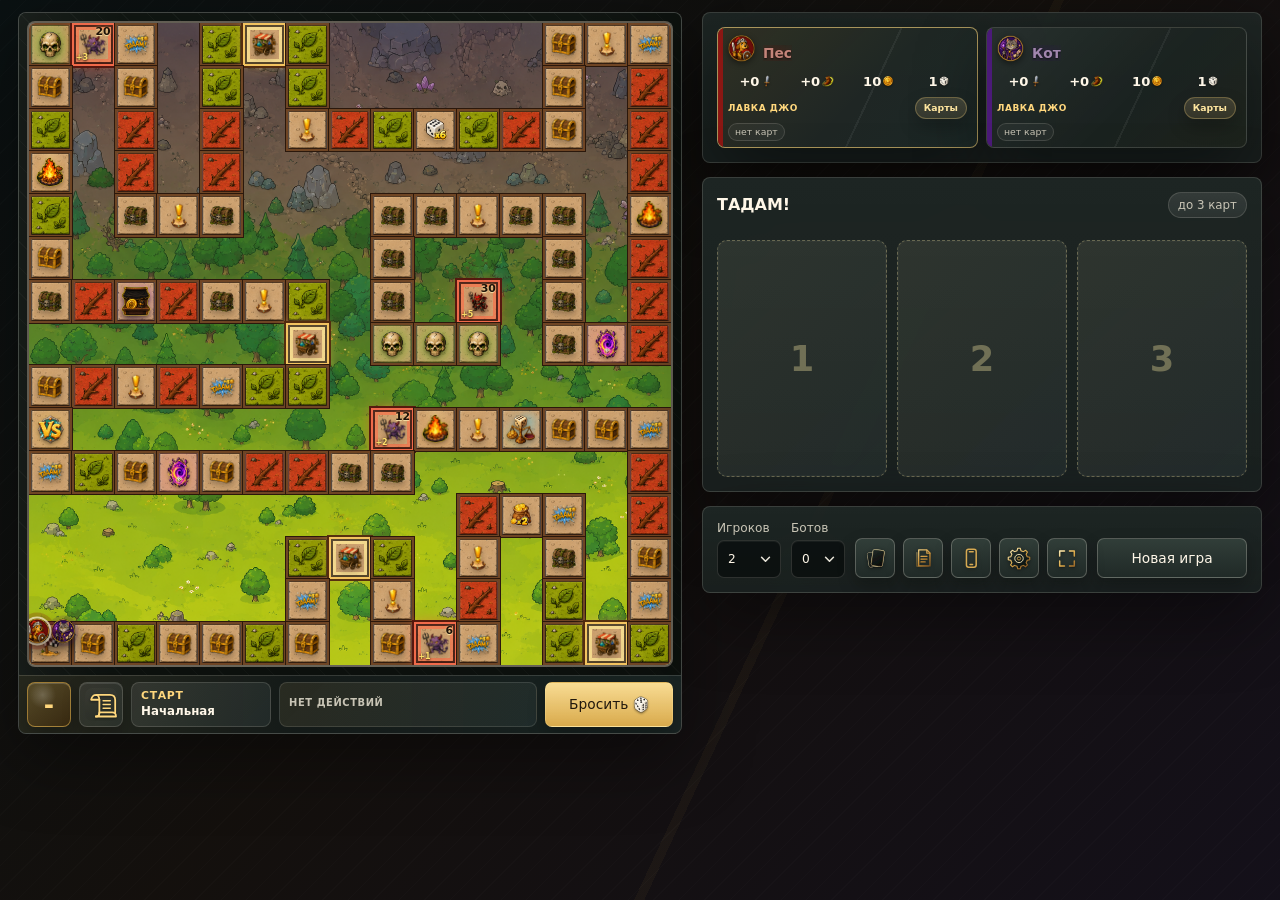
<file: index.html>
<!doctype html>
<html lang="ru">
  <head>
    <meta charset="UTF-8" />
    <meta name="viewport" content="width=device-width, initial-scale=1.0" />
    <title>Очень Большая Бродилка — веб-прототип</title>
    <link rel="preconnect" href="https://fonts.googleapis.com" />
    <link rel="preconnect" href="https://fonts.gstatic.com" crossorigin />
    <link href="https://fonts.googleapis.com/css2?family=Rubik:wght@400;500;700;800;900&family=Ruslan+Display&display=swap" rel="stylesheet" />
    <link rel="stylesheet" href="./styles.css?v=20261018-2230" />
    <link rel="stylesheet" href="./styles/moments.css?v=20261018-2200" />
    <link rel="stylesheet" href="./styles/tabletop.css?v=20261013-1600" />
  </head>
  <body data-ui-style="classic" data-font-style="standard">
    <main class="app-shell">
      <section class="score-strip" id="scoreStrip" aria-label="Игроки"></section>
      <div id="monsterRageIndicator" class="monster-rage-indicator" aria-live="polite" hidden></div>

      <section class="play-area">
        <article class="board-panel" aria-label="Игровое поле">
          <div class="map-wrap">
            <div id="eventToast" class="event-toast" role="button" tabindex="0" aria-live="polite" hidden></div>
            <div id="monsterDefeatBanner" class="monster-defeat-banner" aria-live="polite" hidden></div>
            <div id="coinDoubleBanner" class="coin-double-banner" aria-live="polite" hidden></div>
            <div id="finalBattleHud" class="final-battle-hud" aria-live="polite" hidden></div>
            <div id="winnerPopup" class="winner-popup" aria-live="polite" hidden></div>
            <div id="choicePanel" class="choice-panel" role="dialog" aria-live="polite" hidden></div>
            <div id="board" class="board"></div>
          </div>
          <div class="board-header">
            <div class="dice-panel">
              <span id="diceValue">-</span>
              <button id="infoHistoryBtn" class="info-history-button" type="button" aria-label="Показать хронику" title="Хроника" aria-haspopup="dialog" aria-expanded="false">
                <span class="info-history-glyph" aria-hidden="true">
                  <svg class="info-history-icon" viewBox="0 0 48 48" focusable="false">
                    <path class="info-history-scroll-paper" d="M12.9 7.8h22.4c5 0 8.2 3.2 8.2 8.2v19.8" />
                    <path class="info-history-scroll-roll" d="M12.9 7.8c-4 0-6.7 2.6-7.9 7.8h13.2c-.5-5.1-2.3-7.8-5.3-7.8Z" />
                    <path class="info-history-scroll-side" d="M18.2 15.6v20.2c0 4.4-2 6.6-5.6 6.6" />
                    <path class="info-history-scroll-bottom" d="M18.2 35.8h20.4c3.8 0 6.2 2.4 6.2 6.6H12.6c3.7 0 5.6-2.3 5.6-6.6Z" />
                    <path class="info-history-scroll-line" d="M24.3 17.2h11.2" />
                    <path class="info-history-scroll-line" d="M24.3 23.2h11.2" />
                    <path class="info-history-scroll-line" d="M24.3 29.2h11.2" />
                  </svg>
                </span>
              </button>
              <div id="fieldEffect" class="field-effect"></div>
              <div id="tableHost" class="table-host"></div>
              <div id="turnActions" class="turn-actions" aria-label="Доступные действия"></div>
              <button id="rollBtn">Бросить <img class="dice-icon" src="./assets/icons/dice.png?v=20260524-0305" alt="" aria-hidden="true"></button>
            </div>
          </div>
        </article>

        <aside class="side-panel" aria-label="Информация партии">
          <section class="game-settings" aria-label="Панель партии">
            <div class="season-controls">
              <label>
                <span class="control-label-copy">Игроков</span>
                <select id="playerCount">
                  <option value="1">Соло</option>
                  <option value="2" selected>2</option>
                  <option value="3">3</option>
                  <option value="4">4</option>
                </select>
              </label>
              <label>
                <span class="control-label-copy">Ботов</span>
                <select id="botCount">
                  <option value="0" selected>0</option>
                  <option value="1">1</option>
                  <option value="2">2</option>
                  <option value="3">3</option>
                  <option value="4">4</option>
                </select>
              </label>
              <div class="header-icon-actions" aria-label="Быстрые действия">
                <button id="referenceHeaderBtn" class="secondary header-icon-button reference-header-toggle" type="button" title="Показать карты и поля" aria-label="Показать карты и поля" aria-pressed="false">
                  <img class="reference-header-icon" src="./assets/icons/reference_cards.svg" alt="" aria-hidden="true">
                </button>
                <button id="historyHeaderBtn" class="secondary header-icon-button history-header-toggle" type="button" title="История" aria-label="История" aria-pressed="false">
                  <svg class="history-header-icon" viewBox="0 0 512 512" aria-hidden="true">
                    <defs>
                      <linearGradient id="historyGold" x1="132" x2="384" y1="102" y2="410" gradientUnits="userSpaceOnUse">
                        <stop offset="0" stop-color="#f0d58d"/>
                        <stop offset="0.54" stop-color="#cf9439"/>
                        <stop offset="1" stop-color="#80531f"/>
                      </linearGradient>
                    </defs>
                    <g fill="none" stroke="url(#historyGold)" stroke-linecap="round" stroke-linejoin="round">
                      <path d="M146 158v252h210" stroke-width="20" opacity="0.58"/>
                      <path d="M178 108h150l58 58v238H178z" stroke-width="24"/>
                      <path d="M328 112v58h56" stroke-width="22"/>
                      <path d="M220 226h112M220 278h112M220 330h78" stroke-width="24"/>
                    </g>
                  </svg>
                </button>
                <button id="phoneRoomHeaderBtn" class="secondary header-icon-button phone-room-toggle" type="button" title="Играть с телефонами" aria-label="Играть с телефонами" aria-pressed="false">
                  <svg class="phone-header-icon" viewBox="0 0 24 24" aria-hidden="true">
                    <rect x="7.25" y="3.25" width="9.5" height="17.5" rx="2.15" />
                    <path d="M10.15 5.65h3.7M10.75 18.05h2.5" />
                  </svg>
                </button>
                <button id="settingsToggle" class="secondary settings-toggle header-icon-button" type="button" title="Настройки" aria-label="Настройки" aria-expanded="false">
                  <img class="settings-icon" src="./assets/icons/settings_gear.svg?v=20260621-2257" alt="" aria-hidden="true">
                </button>
                <button id="fullscreenBtn" class="secondary fullscreen-toggle header-icon-button" type="button" title="Открыть игру на весь экран" aria-label="На весь экран">
                  <img class="fullscreen-icon" src="./assets/icons/fullscreen_button.svg?v=20260621-2305" alt="" aria-hidden="true">
                </button>
                <button id="tableMenuBtn" class="secondary header-icon-button table-menu-toggle" type="button" title="Партия: игроки, боты, новая игра" aria-label="Партия" aria-expanded="false">
                  <svg class="table-menu-icon" viewBox="0 0 24 24" aria-hidden="true">
                    <path d="M4 9.5h16v9.25c0 .7-.55 1.25-1.25 1.25H5.25C4.55 20 4 19.45 4 18.75Z" />
                    <path d="M3.25 6.25C3.25 5.55 3.8 5 4.5 5h15c.7 0 1.25.55 1.25 1.25V9.5H3.25Z" />
                    <path d="M10 12.75h4" />
                  </svg>
                </button>
                <span id="phoneRoomHeaderFeedback" class="phone-room-header-feedback" role="status" aria-live="polite" hidden>Комната скопирована</span>
              </div>
              <button id="newGameBtn" class="secondary">Новая игра</button>
            </div>
            <section class="phone-room-panel" aria-label="Мобильные контроллеры" hidden>
              <div class="phone-room-header">
                <strong>Телефоны</strong>
                <div class="phone-room-header-actions">
                  <button id="phoneRoomQrBtn" class="secondary phone-room-qr-button" type="button" title="Показать QR-код" aria-label="Показать QR-код" aria-haspopup="dialog" aria-expanded="false" disabled>
                    <img class="phone-room-qr-icon" src="./assets/icons/qr_code.svg?v=20260626-1656" alt="" aria-hidden="true">
                  </button>
                  <button id="createPhoneRoomBtn" class="secondary phone-room-refresh-button" type="button" title="Создать комнату" aria-label="Создать комнату">
                    <img class="phone-room-refresh-icon" src="./assets/icons/refresh_room.svg?v=20260626-1700" alt="" aria-hidden="true">
                  </button>
                  <button id="copyPhoneRoomUrlBtn" class="secondary phone-room-copy" type="button" title="Скопировать ссылку" aria-label="Скопировать ссылку" disabled>
                    <img class="phone-room-copy-icon" src="./assets/icons/copy_link.svg?v=20260626-1652" alt="" aria-hidden="true">
                  </button>
                  <button id="phoneRoomSettingsToggle" class="secondary phone-room-settings-toggle" type="button" title="Настройки телефонов" aria-label="Настройки телефонов" aria-expanded="false" aria-controls="phoneRoomSettingsBody">
                    <img class="phone-room-settings-icon" src="./assets/icons/settings_gear.svg?v=20260626-0342" alt="" aria-hidden="true">
                  </button>
                </div>
              </div>
              <div id="phoneRoomStatus" class="phone-room-status">Комната не создана</div>
              <div id="phoneRoomDetails" class="phone-room-details" hidden>
                <div class="phone-room-code-card">
                  <span>Код</span>
                  <b id="phoneRoomCode">-</b>
                </div>
                <label class="phone-room-link-card">
                  <span>Ссылка</span>
                  <input id="phoneRoomUrl" type="text" readonly value="" />
                </label>
              </div>
              <section class="phone-room-settings" aria-label="Настройки телефонов">
                <div id="phoneRoomSettingsBody" class="phone-room-settings-body" hidden>
                  <div class="phone-room-settings-grid">
                    <label class="phone-room-mode">
                      <span>Режим</span>
                      <select id="phoneRoomMode">
                        <option value="full" selected>Полный контроллер</option>
                        <option value="big-button">Большая кнопка</option>
                      </select>
                    </label>
                    <label class="cheat-toggle phone-dice-toggle">
                      <input id="phoneRoomDice" type="checkbox" />
                      <span>Не отображать кубики</span>
                    </label>
                    <label class="cheat-toggle phone-card-text-toggle">
                      <input id="phoneRoomCardsText" type="checkbox" checked />
                      <span>Текст вместо карт</span>
                    </label>
                  </div>
                  <div id="phoneRoomControllers" class="phone-room-controllers"></div>
                </div>
              </section>
            </section>
            <div id="settingsPanel" class="settings-panel" hidden>
              <div class="settings-action-pair auto-playtest-controls" aria-label="Автопрогон бот-партий">
                <span class="auto-playtest-title">Автопрогон</span>
                <button class="secondary" type="button" data-auto-playtest-runs="1">1</button>
                <button class="secondary" type="button" data-auto-playtest-runs="10">10</button>
                <button class="secondary" type="button" data-auto-playtest-runs="100">100</button>
                <span id="autoPlaytestStatus" class="auto-playtest-status" aria-live="polite"></span>
              </div>
              <div class="exact-move-row" aria-label="Чит точного движения активного игрока">
                <label class="settings-select exact-move-setting">
                  <span>Пройти</span>
                  <input id="exactMoveAmount" type="number" min="0" step="1" value="4" />
                </label>
                <button id="exactMoveBtn" class="secondary" type="button">Идти</button>
              </div>
              <div id="modifierPlayerStatus" class="modifier-player-status" aria-live="polite"></div>
              <div class="modifier-preset-row" aria-label="Шаги выбранного игрока">
                <span>Шаги</span>
                <button class="secondary" type="button" data-step-bonus-preset="-5">-5</button>
                <button class="secondary" type="button" data-step-bonus-preset="5">+5</button>
                <button class="secondary" type="button" data-step-bonus-preset="-50">-50</button>
                <button class="secondary" type="button" data-step-bonus-preset="50">+50</button>
              </div>
              <div class="modifier-preset-row" aria-label="Сила выбранного игрока">
                <span>Сила</span>
                <button class="secondary" type="button" data-battle-bonus-preset="-5">-5</button>
                <button class="secondary" type="button" data-battle-bonus-preset="5">+5</button>
                <button class="secondary" type="button" data-battle-bonus-preset="-50">-50</button>
                <button class="secondary" type="button" data-battle-bonus-preset="50">+50</button>
              </div>
              <label class="settings-select">
                <span>Кубиков</span>
                <select id="diceCount">
                  <option value="1" selected>1</option>
                  <option value="2">2</option>
                  <option value="3">3</option>
                  <option value="4">4</option>
                </select>
              </label>
              <label class="settings-select">
                <span>Поле</span>
                <select id="boardSelect">
                  <option value="field1">Поле 1</option>
                  <option value="field2" selected>Поле 2</option>
                </select>
              </label>
              <label class="settings-select">
                <span>UI</span>
                <select id="uiStyle">
                  <option value="classic" selected>Классический</option>
                  <option value="tabletop">Настольный</option>
                </select>
              </label>
              <label class="settings-select">
                <span>Лавка</span>
                <select id="shopMode">
                  <option value="market">Рынок</option>
                  <option value="classic" selected>Классика</option>
                </select>
              </label>
              <label class="settings-select">
                <span>Скорость ботов</span>
                <select id="botSpeed">
                  <option value="standard" selected>Стандартно</option>
                  <option value="fast">Быстро</option>
                </select>
              </label>
              <label class="cheat-toggle">
                <input id="autoRevealCards" type="checkbox" />
                <span>Сразу открывать карты</span>
              </label>
              <label class="cheat-toggle">
                <input id="randomFirstPlayer" type="checkbox" />
                <span>Случайный первый игрок</span>
              </label>
              <label class="cheat-toggle">
                <input id="showWalkPath" type="checkbox" />
                <span>Не показывать контур хода</span>
              </label>
              <label class="cheat-toggle">
                <input id="momentIcons" type="checkbox" checked />
                <span>Иконки на Лавке Джо</span>
              </label>
              <label class="cheat-toggle">
                <input id="hidePlayers" type="checkbox" />
                <span>Скрыть игроков</span>
              </label>
              <label class="cheat-toggle">
                <input id="weaponsEnabled" type="checkbox" />
                <span>Оружие</span>
              </label>
              <label class="cheat-toggle">
                <input id="disableDragon" type="checkbox" checked />
                <span>Выключить дракона</span>
              </label>
            </div>
          </section>
          <section class="tadam-card">
            <div class="section-title">
              <h2>ТАДАМ!</h2>
              <span class="pill">до 3 карт</span>
            </div>
            <div id="tadamTable" class="tadam-table"></div>
          </section>
          <section id="tableDecks" class="table-decks" aria-label="Колоды на столе"></section>
        </aside>
      </section>

      <section class="lower-grid">
        <article id="referencePanel" class="reference-panel" aria-label="Справочник карт и полей" hidden>
          <section class="reference-toggle-panel" aria-label="Показать карты и поля">
            <strong>Показать карты и поля</strong>
            <div class="reference-toggle-list">
              <button class="secondary reference-toggle" type="button" data-reference-toggle="good" aria-pressed="false">
                <img class="reference-toggle-icon" src="./assets/cards/good_back.png" alt="" aria-hidden="true">
                <span class="reference-toggle-label">Хорошо</span>
              </button>
              <button class="secondary reference-toggle" type="button" data-reference-toggle="bad" aria-pressed="false">
                <img class="reference-toggle-icon" src="./assets/cards/bad_back.png" alt="" aria-hidden="true">
                <span class="reference-toggle-label">Плохо</span>
              </button>
              <button class="secondary reference-toggle" type="button" data-reference-toggle="shop" aria-pressed="false">
                <img class="reference-toggle-icon" src="./assets/cards/shop_back.png" alt="" aria-hidden="true">
                <span class="reference-toggle-label">Лавка Джо</span>
              </button>
              <button class="secondary reference-toggle" type="button" data-reference-toggle="tadam" aria-pressed="false">
                <img class="reference-toggle-icon" src="./assets/cards/tadam_back.png" alt="" aria-hidden="true">
                <span class="reference-toggle-label">Тадам!</span>
              </button>
              <button class="secondary reference-toggle" type="button" data-reference-toggle="event" aria-pressed="false">
                <img class="reference-toggle-icon" src="./assets/cards/event_back.png" alt="" aria-hidden="true">
                <span class="reference-toggle-label">События</span>
              </button>
              <button class="secondary reference-toggle" type="button" data-reference-toggle="legendary" aria-pressed="false">
                <img class="reference-toggle-icon reference-toggle-icon-legendary" src="./assets/icons/legendary_doom_scythe_512.png" alt="" aria-hidden="true">
                <span class="reference-toggle-label">Легендарное оружие</span>
              </button>
              <button class="secondary reference-toggle" type="button" data-reference-toggle="fields" aria-pressed="false">
                <img class="reference-toggle-icon reference-toggle-icon-field" src="./assets/icons/start_512.png" alt="" aria-hidden="true">
                <span class="reference-toggle-label">Поля</span>
              </button>
            </div>
          </section>
          <div id="referenceOutput" class="reference-output" hidden></div>
        </article>
        <article id="historyPanel" class="history-panel" hidden>
          <div class="section-title">
            <h2>История</h2>
            <button id="saveHistoryBtn" class="history-save" type="button">Сохранить</button>
          </div>
          <div id="gameHistory" class="game-history"></div>
        </article>
      </section>

      <div id="infoHistoryPopup" class="info-history-popup" role="dialog" aria-modal="true" aria-labelledby="infoHistoryTitle" hidden>
        <button class="info-history-backdrop" type="button" data-info-history-close aria-label="Закрыть хронику"></button>
        <section class="info-history-card">
          <div class="info-history-head">
            <div>
              <h2 id="infoHistoryTitle">Хроника</h2>
            </div>
            <div class="info-history-head-actions">
              <button id="infoHistoryFullBtn" class="info-history-action" type="button">Вся хроника</button>
              <button id="infoHistoryCopyBtn" class="info-history-action" type="button">Копировать</button>
              <span id="infoHistoryCopyFeedback" class="info-history-copy-feedback" role="status" aria-live="polite" hidden>Хроника скопирована</span>
              <button id="infoHistoryCloseBtn" class="info-history-close" type="button" aria-label="Закрыть хронику">×</button>
            </div>
          </div>
          <div class="info-history-list-wrap">
            <div id="infoHistoryListTitle" class="info-history-list-title">Последние действия</div>
            <ol id="gameLog" class="game-log info-history-log"></ol>
          </div>
        </section>
      </div>

      <div id="playerShopPopup" class="player-shop-popup" role="dialog" aria-modal="true" aria-labelledby="playerShopTitle" hidden>
        <button class="player-shop-backdrop" type="button" data-player-shop-close aria-label="Закрыть карты игрока"></button>
        <section class="player-shop-card">
          <div class="player-shop-head">
            <div>
              <span id="playerShopSubtitle" class="player-shop-kicker">Карты игрока</span>
              <h2 id="playerShopTitle">Карты игрока</h2>
            </div>
            <button id="playerShopCloseBtn" class="player-shop-close" type="button" aria-label="Закрыть карты игрока">×</button>
          </div>
          <div id="playerShopBody" class="player-shop-body"></div>
        </section>
      </div>

      <div id="phoneRoomQrPopup" class="phone-room-qr-popup" role="dialog" aria-modal="true" aria-label="QR-код комнаты" hidden>
        <button class="phone-room-qr-backdrop" type="button" data-phone-room-qr-close aria-label="Закрыть QR-код"></button>
        <section class="phone-room-qr-card">
          <div id="phoneRoomQrCode" class="phone-room-qr-code" aria-label="QR-код для подключения телефона"></div>
        </section>
      </div>

    </main>

    <script type="module" src="./src/game.js?v=20261018-2300"></script>
  </body>
</html>
</file>
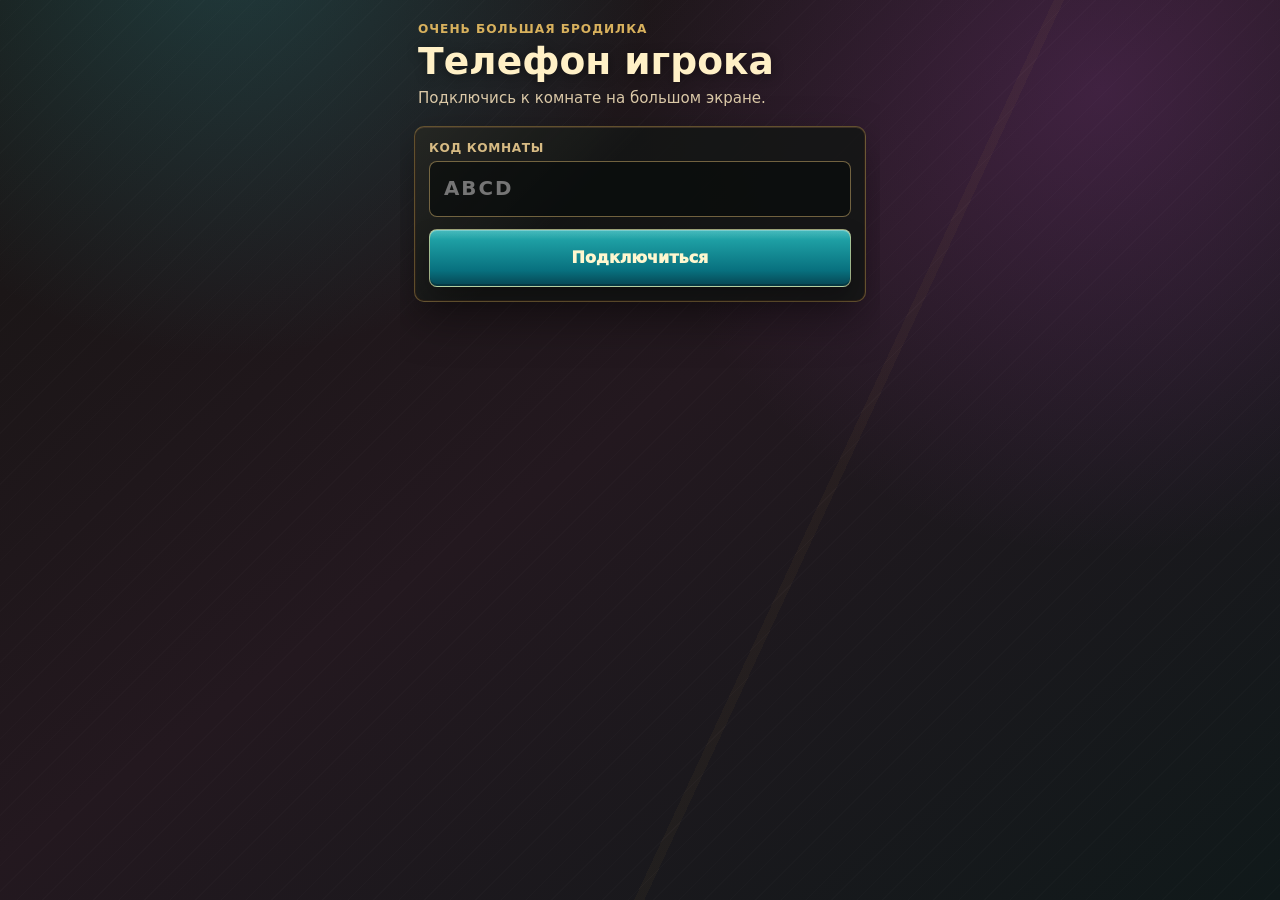
<file: controller.html>
<!doctype html>
<html lang="ru">
  <head>
    <meta charset="UTF-8" />
    <meta name="viewport" content="width=device-width, initial-scale=1.0, viewport-fit=cover" />
    <title>Контроллер — Очень Большая Бродилка</title>
    <link rel="preconnect" href="https://fonts.googleapis.com" />
    <link rel="preconnect" href="https://fonts.gstatic.com" crossorigin />
    <link href="https://fonts.googleapis.com/css2?family=Ruslan+Display&display=swap" rel="stylesheet" />
    <link rel="stylesheet" href="./styles.css?v=20261018-2230" />
    <link rel="stylesheet" href="./styles/moments.css?v=20261018-2200" />
    <link rel="stylesheet" href="./styles/tabletop.css?v=20261013-1600" />
  </head>
  <body class="controller-body">
    <main class="controller-shell">
      <header class="controller-top">
        <span class="controller-eyebrow">Очень Большая Бродилка</span>
        <h1>Телефон игрока</h1>
        <p id="controllerStatus">Подключись к комнате на большом экране.</p>
      </header>

      <section id="joinPanel" class="controller-panel">
        <label class="controller-input">
          <span>Код комнаты</span>
          <input id="roomCodeInput" autocomplete="off" inputmode="latin" maxlength="6" placeholder="ABCD" />
        </label>
        <button id="joinRoomBtn" type="button">Подключиться</button>
      </section>

      <section id="claimPanel" class="controller-panel" hidden>
        <h2>Выбери игрока</h2>
        <div id="playerClaimList" class="player-claim-list"></div>
      </section>

      <section id="playerPanel" class="controller-panel controller-player-panel" hidden>
        <div id="controllerPlayerCard" class="controller-player-card"></div>
        <div id="controllerActions" class="controller-actions"></div>
      </section>
    </main>

    <script type="module" src="./src/controller.js?v=20261018-2200"></script>
  </body>
</html>
</file>
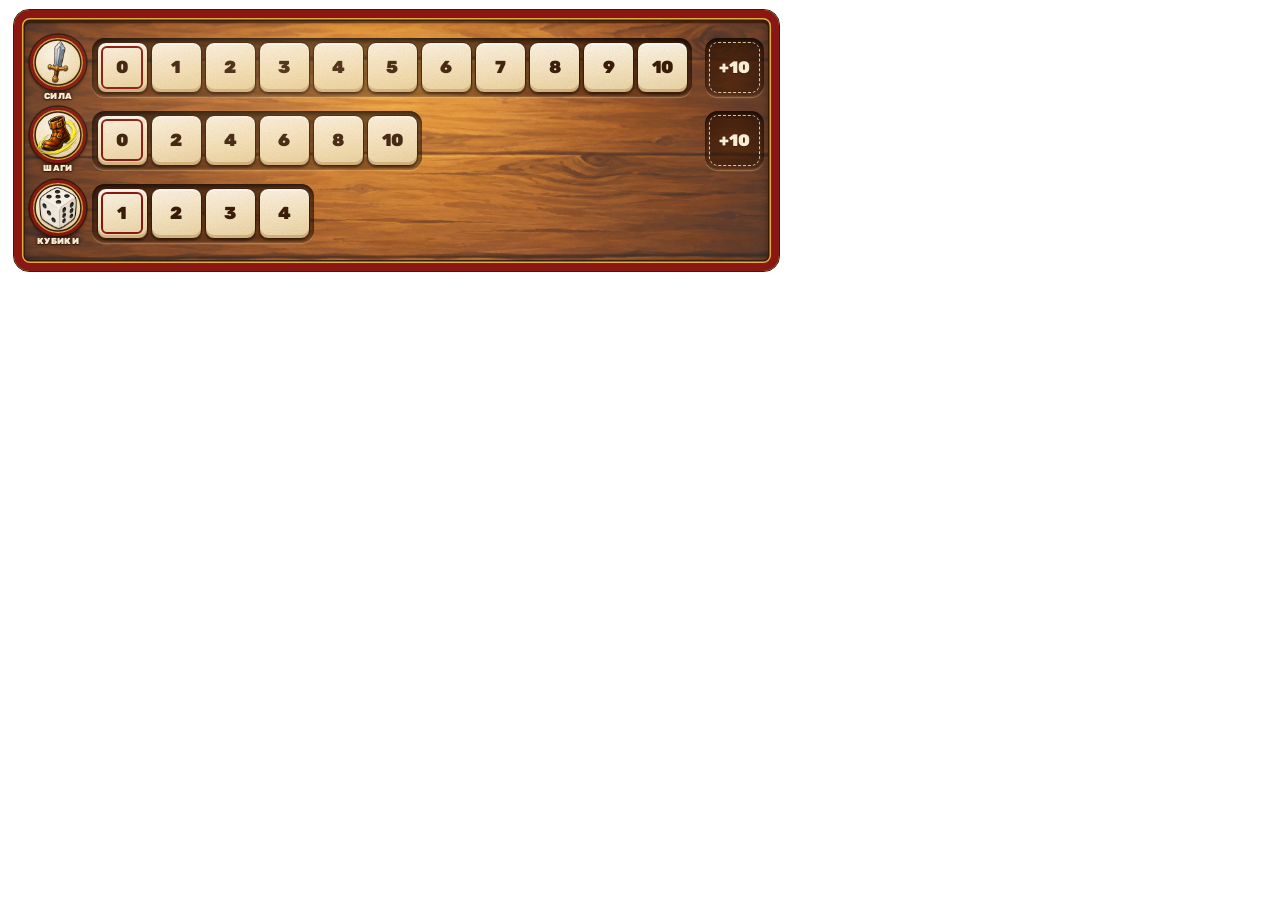
<file: docs/design/pnp-boards/board.html>
<!doctype html>
<html lang="ru">
<head>
<meta charset="utf-8">
<meta name="viewport" content="width=device-width, initial-scale=1">
<title>PnP Player Board</title>
<link href="https://fonts.googleapis.com/css2?family=Rubik:wght@700;800;900&display=swap" rel="stylesheet">
<!--
  Печатный планшет игрока PnP, стиль C «картонные жетоны» (решение пользователя, 18 октября 2026).
  Правки пользователя: только треки силы 0…+10, шагов 0…+10 через 2 и кубиков 1–4, окошки «+10 за круг».
  Игроки отличаются только цветом. Фон — дерево таверны в свете свечей (tavern_wood.jpg, арт Codex CLI).
  Размер — четверть A4: полоса 210 × 74,25 мм, книжный лист режется тремя горизонтальными линиями (правка пользователя).
  v4 (после «слеплено в фотошопе», 18 октября 2026): клетки утоплены в вырезанные желобки, иконки — крупные медальоны,
  один свет и одно зерно лежат поверх всего планшета, чтобы дерево, клетки и иконки были одним материалом.
  Все размеры в мм: печать 100 % без масштабирования. Клетки 13,5 мм под маркеры 12 мм. Поля 3,5 мм по бокам — под поле принтера.
  ?p=dog|cat|otter|alpaca — цвет игрока; ?sheet=1 — лист A4 для печати: 4 планшета и линии реза; ?s=3 — масштаб кадра.
  Кадр планшета: python3 tools/probe.py shot --path "/docs/design/pnp-boards/board.html?p=dog&s=3" --size 2381x842
  Кадр листа:    python3 tools/probe.py shot --path "/docs/design/pnp-boards/board.html?sheet=1&s=2" --size 1588x2246
-->
<style>
  :root {
    --ink: #3a1d08;
    --cream: #fff6e0;
    --gold: #e2ac45;
    --player: #8b1713;
    --cell: 13.5mm;
    --gap: 0.8mm;
    --grain: url("data:image/svg+xml,%3Csvg xmlns='http://www.w3.org/2000/svg' width='160' height='160'%3E%3Cfilter id='n'%3E%3CfeTurbulence type='fractalNoise' baseFrequency='.9' numOctaves='2' stitchTiles='stitch'/%3E%3CfeColorMatrix values='0 0 0 0 .23 0 0 0 0 .11 0 0 0 0 .03 0 0 0 .55 0'/%3E%3C/filter%3E%3Crect width='160' height='160' filter='url(%23n)'/%3E%3C/svg%3E");
  }
  * { box-sizing: border-box; }
  @page { size: A4 portrait; margin: 0; }
  html, body { margin: 0; background: #fff; }
  body { zoom: var(--s, 1); color: var(--ink); font: 800 4mm/1.1 "Rubik", system-ui, sans-serif; }
  @media print { body { zoom: 1; } }

  .sheet { width: 210mm; height: 297mm; position: relative; }

  /* Полоса планшета — четверть A4. Рамка: тёмный контур, цвет игрока, тонкая латунная жилка */
  .board { position: relative; width: 210mm; height: 74.25mm; padding: 2.4mm 3.5mm; }
  .board-face {
    position: relative;
    isolation: isolate;
    height: 100%;
    border-radius: 4.2mm;
    border: 0.5mm solid var(--ink);
    padding: 5mm 4.1mm;
    display: grid;
    align-content: center;
    gap: 3.6mm;
    overflow: hidden;
  }
  /* Дерево спокойнее фотографии: мягче контраст, теплее тон */
  .board-face::before {
    content: ""; position: absolute; inset: 0; z-index: -1;
    background: url("./tavern_wood.jpg") center / cover;
    filter: contrast(.8) saturate(1.05) brightness(1.12);
  }
  /* Один свет и одно зерно поверх всего — дерево, клетки и медальоны выглядят одним материалом */
  .board-face::after {
    content: ""; position: absolute; inset: 0; pointer-events: none; z-index: 5;
    border-radius: inherit;
    background:
      radial-gradient(ellipse 60% 85% at 38% 30%, rgba(255, 214, 140, .22), transparent 70%),
      radial-gradient(ellipse 120% 140% at 50% 50%, transparent 55%, rgba(40, 14, 0, .34));
    mix-blend-mode: multiply;
  }
  .board-face > .grain {
    position: absolute; inset: 0; pointer-events: none; z-index: 5;
    background: var(--grain) 0 0 / 40mm 40mm;
    mix-blend-mode: multiply; opacity: .22;
  }
  /* Рамка поверх дерева: тёмный контур, цвет игрока, латунная жилка */
  .board-face > .frame {
    position: absolute; inset: 0; pointer-events: none; z-index: 7;
    border-radius: inherit;
    box-shadow:
      inset 0 0 0 2.1mm var(--player),
      inset 0 0 0 2.5mm var(--gold),
      inset 0 0 0 2.9mm var(--ink),
      inset 0 0.6mm 0 2.9mm rgba(30, 10, 0, .5),
      inset 0 0 1.6mm 3mm rgba(30, 10, 0, .35);
  }
  .board-face > .shine {
    position: absolute; inset: 0; pointer-events: none; z-index: 6;
    background: radial-gradient(ellipse 55% 75% at 36% 28%, rgba(255, 226, 170, .16), transparent 70%);
    mix-blend-mode: screen;
  }

  .track { display: grid; grid-template-columns: 15mm 1fr auto; align-items: center; column-gap: 1.6mm; }

  /* Медальон трека: кремовое лицо, кольцо цвета игрока, латунная жилка, подпись под ним */
  .badge { display: grid; justify-items: center; gap: 0.5mm; margin-block: -1.6mm; }
  .medal {
    width: 14.6mm; height: 14.6mm; border-radius: 50%;
    display: grid; place-items: center;
    background: radial-gradient(circle at 40% 32%, #fffdf6, #f4e1b4 72%, #e6c98e);
    border: 1mm solid var(--player);
    box-shadow:
      0 0 0 0.45mm var(--ink),
      inset 0 0 0 0.35mm var(--gold),
      inset 0 0 0 0.75mm var(--ink),
      inset 0 -0.8mm 1mm rgba(120, 70, 20, .25),
      0 0.8mm 1mm rgba(20, 6, 0, .55);
  }
  .medal img { width: 11.6mm; height: 11.6mm; object-fit: contain; filter: drop-shadow(0 0.35mm 0.2mm rgba(40, 16, 0, .45)); }
  .badge b {
    font: 900 2.3mm/1 "Rubik"; letter-spacing: .04em; text-transform: uppercase;
    color: var(--cream);
    text-shadow: 0 0.25mm 0 var(--ink), 0 0 0.6mm rgba(30, 10, 0, .9), 0 0 1.2mm rgba(30, 10, 0, .6);
  }

  /* Желобок, вырезанный в дереве: клетки лежат в нём, а не на дереве */
  .groove {
    justify-self: start;
    display: flex; gap: var(--gap);
    padding: 1.1mm;
    border-radius: 3.4mm;
    background: linear-gradient(rgba(34, 12, 0, .62), rgba(52, 22, 4, .42));
    box-shadow:
      inset 0 0.8mm 1.2mm rgba(15, 4, 0, .75),
      inset 0 -0.3mm 0 rgba(255, 215, 150, .18),
      0 0.35mm 0 rgba(255, 220, 160, .28);
  }
  .cell {
    position: relative;
    width: var(--cell); height: var(--cell);
    display: grid; place-items: center;
    border-radius: 2.4mm;
    background: linear-gradient(170deg, #fffaf0 0%, #f7e8c6 55%, #ecd6a5 100%);
    border: 0.4mm solid var(--ink);
    box-shadow:
      inset 0 0.5mm 0 rgba(255, 255, 255, .85),
      inset 0 -0.8mm 0 rgba(150, 95, 35, .28),
      0 0.4mm 0.5mm rgba(10, 2, 0, .5);
    font: 900 4.6mm/1 "Rubik";
    letter-spacing: -.02em;
  }
  .cell.is-start::before {
    content: ""; position: absolute; inset: 0.9mm;
    border-radius: 1.6mm;
    border: 0.75mm solid var(--player);
  }

  /* Окошко «+10» за круг: такое же гнездо под жетон 12 мм, но тёмное — сюда кладут жетон, а не маркер.
     Без «+» в клетках треков, без стрелки и подписи у окошка, окошко на одной линии с треком (правка пользователя, 18 октября 2026) */
  .lap-slot {
    width: var(--cell); height: var(--cell);
    display: grid; place-items: center;
    border-radius: 2.4mm;
    border: 0.45mm dashed rgba(255, 238, 200, .85);
    background: radial-gradient(circle at 50% 40%, rgba(110, 50, 10, .35), rgba(30, 10, 0, .25));
    color: var(--cream);
    text-shadow: 0 0.25mm 0 var(--ink);
  }
  .lap-slot b { font: 900 4.4mm/1 "Rubik"; letter-spacing: -.02em; }

  /* Лист для печати: линии реза между планшетами и метки на полях */
  /* На листе поля сверху и снизу 4 мм и по бокам 4,5 мм — под непечатное поле принтера; лицо планшета того же размера */
  .sheet { padding-top: 4mm; overflow: hidden; }
  .sheet .board { height: 72.25mm; padding: 1.4mm 4.5mm; }
  .sheet .board-face { padding-inline: 3.6mm; }
  .cut { position: absolute; left: 0; right: 0; height: 0; border-top: 0.25mm dashed #8a7a66; }
  .cut::before, .cut::after { content: "✂"; position: absolute; top: -2.3mm; font: 400 3.4mm/1 system-ui; color: #8a7a66; }
  .cut::before { left: 0.4mm; }
  .cut::after { right: 0.4mm; transform: scaleX(-1); }
</style>
</head>
<body>
<div id="root"></div>
<script>
  const colors = { dog: "#8b1713", cat: "#4b1a78", otter: "#0b748b", alpaca: "#d56b00" };
  const params = new URLSearchParams(location.search);
  document.documentElement.style.setProperty("--s", Number(params.get("s")) || 1);

  const icons = "../../../assets/icons/";
  const steps = (from, to, by = 1) => Array.from({ length: Math.floor((to - from) / by) + 1 }, (_, i) => from + i * by);
  const tracks = [
    ["Сила", icons + "strength_sword_512.png", steps(0, 10), true],
    ["Шаги", icons + "steps_512.png", steps(0, 10, 2), true],
    ["Кубики", icons + "dice.png", steps(1, 4), false],
  ];
  const trackMarkup = ([label, icon, values, signed]) => `
    <div class="track">
      <div class="badge"><div class="medal"><img src="${icon}" alt=""></div><b>${label}</b></div>
      <div class="groove">${values.map((v, i) =>
        `<span class="cell${i === 0 ? " is-start" : ""}">${v}</span>`).join("")}</div>
      ${signed ? `<div class="lap groove"><div class="lap-slot"><b>+10</b></div></div>` : "<span></span>"}
    </div>`;
  const boardMarkup = (player) => `
    <div class="board" style="--player: ${colors[player] || colors.dog}">
      <div class="board-face">${tracks.map(trackMarkup).join("")}<i class="grain"></i><i class="shine"></i><i class="frame"></i></div>
    </div>`;

  const root = document.getElementById("root");
  if (params.get("sheet")) {
    const cuts = [1, 2, 3].map((i) => `<div class="cut" style="top: ${(4 + i * 72.25).toFixed(2)}mm"></div>`).join("");
    root.innerHTML = `<div class="sheet">${["dog", "cat", "otter", "alpaca"].map(boardMarkup).join("")}${cuts}</div>`;
  } else {
    root.innerHTML = boardMarkup(params.get("p"));
  }
</script>
</body>
</html>
</file>
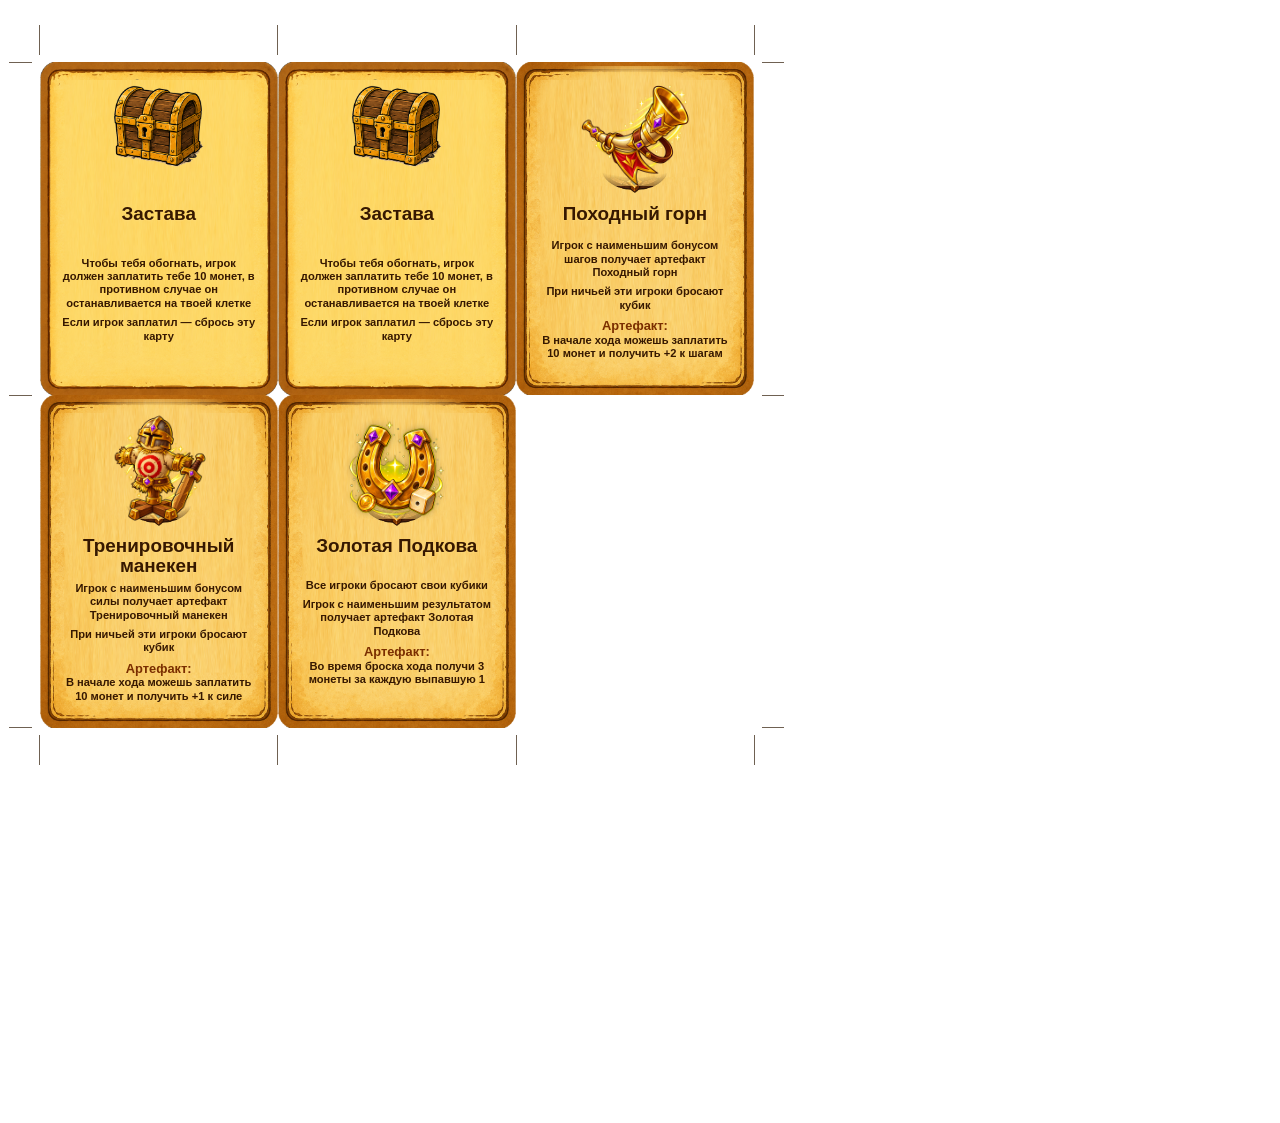
<file: docs/design/pnp-cards-new/sheet.html>
<!doctype html>
<html lang="ru">
<head>
<meta charset="utf-8">
<meta name="viewport" content="width=device-width, initial-scale=1">
<title>PnP New Cards</title>
<!--
  PnP только новых карт для тестеров настолки (задача пользователя через PM, 18 октября 2026):
  «Подготовь пнп только новых карт. На этих картах убери моменты с лавок Джо».
  Формат — как прежний PnP карт (output/pnp в хранилище): карта 63 × 88 мм, 3 × 3 на A4 вплотную, по центру листа.
  Добавлены метки реза на полях. Иконок моментов Лавки Джо нет. Тексты — из src/cards.config.js.
  Кадр листа 300 dpi: python3 tools/probe.py shot --out Logs/probes/pnp-cards-new --size 2480x3508
    --path "/docs/design/pnp-cards-new/sheet.html?s=3.125", PDF — sips (см. README.md).
-->
<style>
  :root { --ink: #361800; --accent: #7a2e00; --card-w: 63mm; --card-h: 88mm; }
  * { box-sizing: border-box; }
  @page { size: A4 portrait; margin: 0; }
  html, body { margin: 0; background: #fff; }
  body { zoom: var(--s, 1); color: var(--ink); font-family: Arial, "Helvetica Neue", sans-serif; }
  @media print { body { zoom: 1; } }

  .sheet { position: relative; width: 210mm; height: 297mm; overflow: hidden; }
  .grid {
    position: absolute; left: 10.5mm; top: 16.5mm;
    display: grid; grid-template-columns: repeat(3, var(--card-w)); grid-auto-rows: var(--card-h);
  }

  .card { position: relative; width: var(--card-w); height: var(--card-h); background: center / 100% 100% no-repeat; }
  .card.good { background-image: url("../../../assets/cards/good_front.png"); }
  .card.event { background-image: url("../../../assets/cards/event_front.png"); }
  /* Карта события с артефактом: знак «!» закрыт пергаментом из пустой середины той же карты, сверху — иконка артефакта */
  .card.artifact::before {
    content: ""; position: absolute; left: 9%; right: 9%; top: 1.2%; height: 36%;
    background: url("../../../assets/cards/event_front.png") no-repeat;
    background-size: calc(var(--card-w) * 1) calc(var(--card-h) * 1);
    background-position: -5.67mm -44mm;
    -webkit-mask: radial-gradient(ellipse 60% 60% at 50% 50%, #000 70%, transparent 100%);
            mask: radial-gradient(ellipse 60% 60% at 50% 50%, #000 70%, transparent 100%);
  }
  .card .art { position: absolute; left: 50%; top: 5%; width: 30mm; height: 30mm; transform: translateX(-50%); object-fit: contain; }

  /* Название и текст — колонкой: длинное название в две строки сдвигает текст, а не наезжает на него */
  .card .body {
    position: absolute; left: 6%; right: 6%; top: 42.5%; bottom: 7%;
    display: flex; flex-direction: column; align-items: stretch; gap: 1.2mm;
  }
  .card h2 {
    margin: 0; text-align: center; flex: none;
    font: 900 5mm/1.05 "Arial Black", Arial, sans-serif;
    text-shadow: 0 0.3mm 0.4mm rgba(255, 218, 120, .6);
  }
  .card .text {
    flex: 1; padding-inline: 3%;
    display: grid; align-content: center; gap: 1.6mm;
    text-align: center; font: 700 3.25mm/1.2 Arial, sans-serif;
  }
  .card .text p { margin: 0; }
  .card .artifact-text b { display: block; color: var(--accent); font-size: 3.4mm; }
  .card.long .text { font-size: 2.95mm; }

  /* Метки реза на полях — продолжения линий сетки */
  .mark { position: absolute; background: #6f6152; }
  .mark.v { width: 0.2mm; height: 8mm; }
  .mark.h { height: 0.2mm; width: 6mm; }
</style>
</head>
<body>
<div class="sheet" id="sheet"><div class="grid" id="grid"></div></div>
<script type="module">
  import { cardConfig } from "../../../src/cards.config.js";
  const params = new URLSearchParams(location.search);
  document.documentElement.style.setProperty("--s", Number(params.get("s")) || 1);

  const pick = (deck, id) => ({ deck, ...cardConfig[deck].find((card) => card.id === id) });
  const cards = [
    pick("good", "overtake-toll"),
    pick("good", "overtake-toll"),
    pick("event", "marching-horn"),
    pick("event", "training-dummy"),
    pick("event", "golden-horseshoe"),
  ];
  const tidy = (text) => text.replace(/ - /g, " — ").replace(/\s*\.\s*$/, "");
  // Описание делится на предложения без точки в конце, как на прежних карточках PnP
  const paragraphs = (text) => tidy(text).split(/(?<=\.)\s+/).map((line) => `<p>${line.replace(/\.$/, "")}</p>`).join("");
  const asset = (path) => "../../../" + path.replace(/^\.\//, "").replace(/\?.*$/, "");

  const cardMarkup = (card) => {
    const artifact = card.artifact && card.icon;
    const long = (card.description + (card.artifact_desr || "")).length > 150;
    return `<div class="card ${card.deck}${artifact ? " artifact" : ""}${long ? " long" : ""}">
      ${artifact ? `<img class="art" src="${asset(card.icon)}" alt="">` : ""}
      <div class="body"><h2>${card.title}</h2>
      <div class="text">${paragraphs(card.description)}${card.artifact_desr
        ? `<p class="artifact-text"><b>Артефакт:</b>${tidy(card.artifact_desr)}</p>` : ""}</div></div>
    </div>`;
  };
  document.getElementById("grid").innerHTML = cards.map(cardMarkup).join("");

  // Метки реза: вертикальные — сверху и снизу сетки, горизонтальные — слева и справа
  const left = 10.5, top = 16.5, w = 63, h = 88, rows = Math.ceil(cards.length / 3);
  const marks = [];
  for (let c = 0; c <= 3; c++) {
    const x = left + c * w;
    marks.push(`<i class="mark v" style="left:${x - 0.1}mm; top:${top - 10}mm"></i>`);
    marks.push(`<i class="mark v" style="left:${x - 0.1}mm; top:${top + rows * h + 2}mm"></i>`);
  }
  for (let r = 0; r <= rows; r++) {
    const y = top + r * h;
    marks.push(`<i class="mark h" style="top:${y - 0.1}mm; left:${left - 8}mm"></i>`);
    marks.push(`<i class="mark h" style="top:${y - 0.1}mm; left:${left + 3 * w + 2}mm"></i>`);
  }
  document.getElementById("sheet").insertAdjacentHTML("beforeend", marks.join(""));
</script>
</body>
</html>
</file>
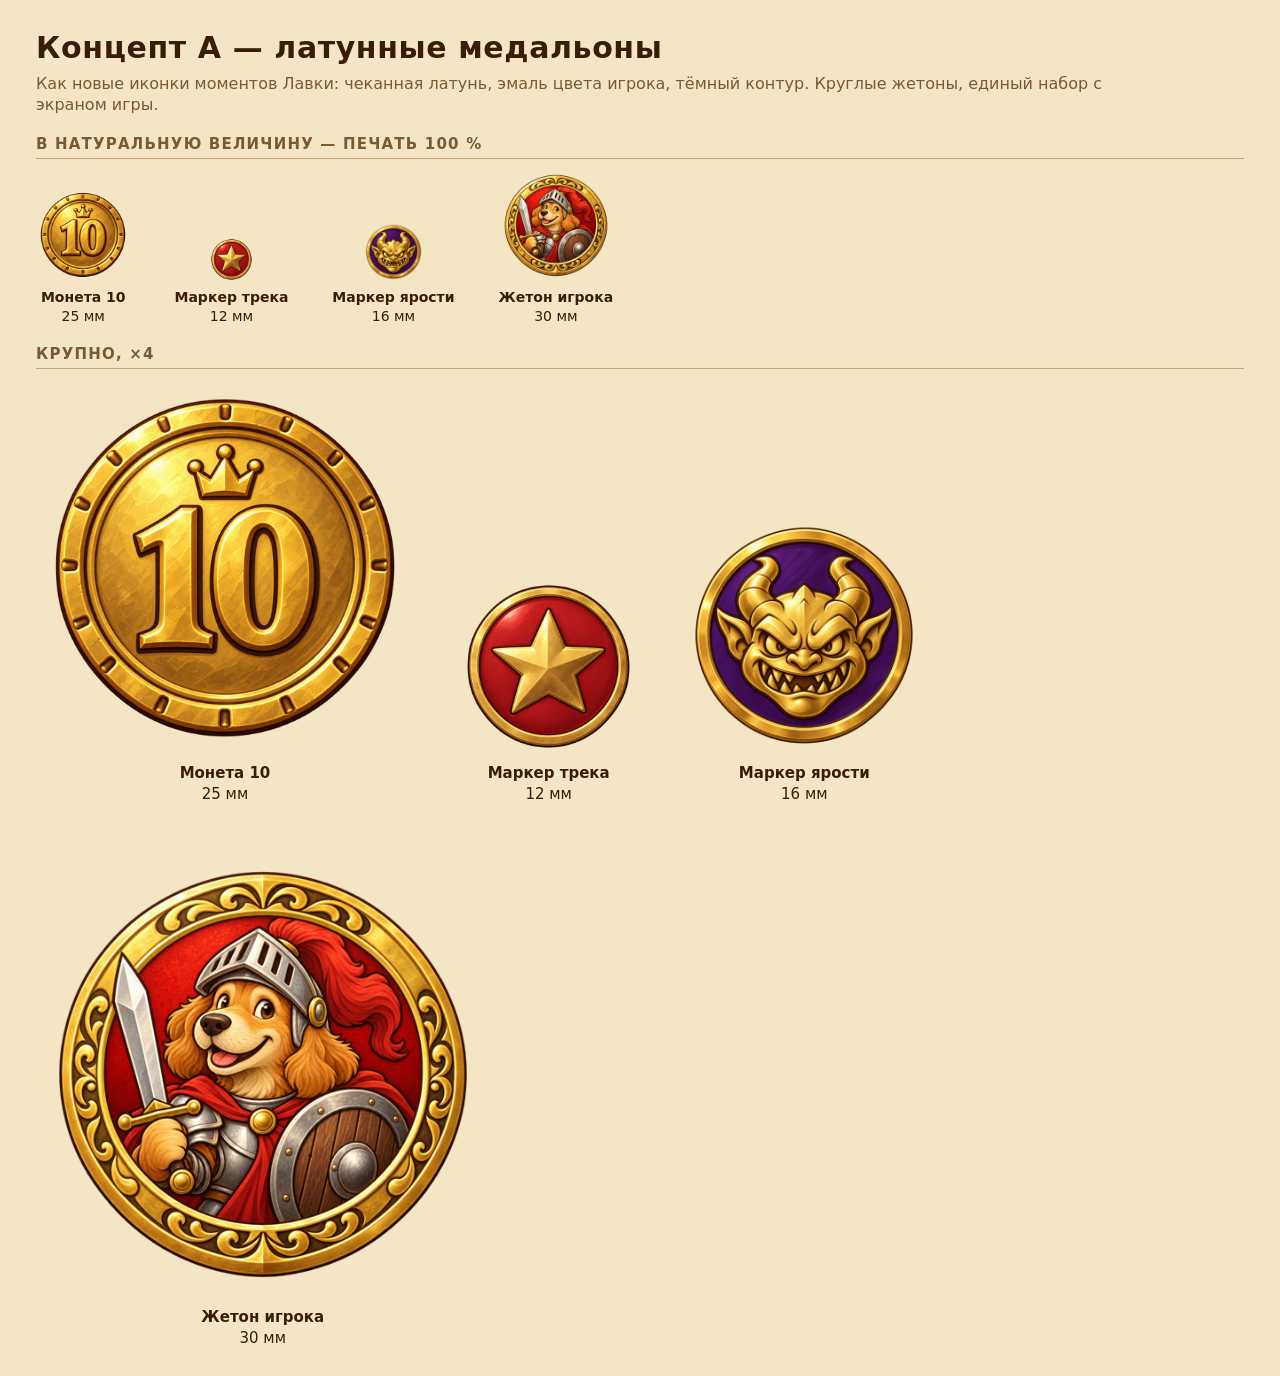
<file: docs/design/pnp-counters/sheet.html>
<!doctype html>
<html lang="ru">
<head>
<meta charset="utf-8">
<meta name="viewport" content="width=device-width, initial-scale=1">
<title>PnP Counters</title>
<!--
  Лист концепта счётчиков PnP: ?c=a|b|c. Картинки — рядом, <c>_coin10.png, <c>_track.png, <c>_rage.png, <c>_player.png.
  Верхний ряд — в натуральную величину (CSS-мм: на печати 100 % размер совпадает), нижний — крупно, в 4 раза.
  Кадр листа снимается так: python3 tools/probe.py shot --path "/docs/design/pnp-counters/sheet.html?c=a" --size 1600x1000
-->
<style>
  :root { --ink: #3a1d08; --paper: #f4e6c4; --line: #c9a970; --muted: #7a5a33; }
  * { box-sizing: border-box; }
  body { margin: 0; background: var(--paper); color: var(--ink); font: 500 16px/1.35 "Rubik", system-ui, sans-serif; }
  .sheet { padding: 28px 36px; }
  h1 { margin: 0 0 4px; font-size: 30px; letter-spacing: .02em; }
  .idea { margin: 0 0 18px; color: var(--muted); max-width: 1100px; }
  h2 { margin: 18px 0 10px; font-size: 15px; text-transform: uppercase; letter-spacing: .08em; color: var(--muted); border-bottom: 1px solid var(--line); padding-bottom: 4px; }
  .row { display: flex; align-items: flex-end; gap: 44px; flex-wrap: wrap; }
  figure { margin: 0; display: grid; justify-items: center; gap: 6px; }
  figure img { display: block; object-fit: contain; }
  figcaption { font-size: 14px; text-align: center; }
  figcaption b { display: block; }
  .real img { width: var(--mm); height: var(--mm); }
  .big img { width: calc(var(--mm) * 4); height: calc(var(--mm) * 4); }
  .big figcaption { font-size: 15px; }
</style>
</head>
<body>
<main class="sheet">
  <h1 id="title"></h1>
  <p class="idea" id="idea"></p>
  <h2>В натуральную величину — печать 100 %</h2>
  <div class="row real" id="real"></div>
  <h2>Крупно, ×4</h2>
  <div class="row big" id="big"></div>
</main>
<script>
  const concepts = {
    a: ["Концепт A — латунные медальоны", "Как новые иконки моментов Лавки: чеканная латунь, эмаль цвета игрока, тёмный контур. Круглые жетоны, единый набор с экраном игры."],
    b: ["Концепт B — дерево и тиснение", "Как деревянные фишки настольной игры: тёплое дерево, выжженные и подкрашенные знаки, немного золота."],
    c: ["Концепт C — картонные жетоны", "Как классические вырубные жетоны: плоская яркая рисовка, светлая кайма под вырезание, скруглённые квадраты и круги."],
  };
  const items = [
    ["coin10", "Монета 10", 25],
    ["track", "Маркер трека", 12],
    ["rage", "Маркер ярости", 16],
    ["player", "Жетон игрока", 30],
  ];
  const c = new URLSearchParams(location.search).get("c") || "a";
  const [title, idea] = concepts[c] || concepts.a;
  document.getElementById("title").textContent = title;
  document.getElementById("idea").textContent = idea;
  const figure = ([key, label, mm]) => `
    <figure style="--mm:${mm}mm"><img src="./${c}_${key}.png" alt="${label}">
      <figcaption><b>${label}</b>${mm} мм</figcaption></figure>`;
  document.getElementById("real").innerHTML = items.map(figure).join("");
  document.getElementById("big").innerHTML = items.map(figure).join("");
</script>
</body>
</html>
</file>
<file: styles.css>
:root {
  color-scheme: dark;
  --bg: #0c1111;
  --panel: rgba(21, 29, 27, 0.94);
  --panel-2: #202a26;
  --panel-3: #2a211d;
  --ink: #fff7e8;
  --muted: #c8c4b5;
  --faint: #7c877a;
  --line: rgba(255, 247, 232, 0.14);
  --line-strong: rgba(255, 247, 232, 0.24);
  --gold: #d9aa4c;
  --gold-2: #ffd77d;
  --red: #d4665d;
  --green: #72b77a;
  --cyan: #65bdc2;
  --violet: #ad8be8;
  --shadow: 0 24px 70px rgba(0, 0, 0, 0.42);
  --soft-shadow: 0 12px 28px rgba(0, 0, 0, 0.3);
  --tile-gray-art: url("./assets/tiles/empty_field_512.png");
  --tile-green-art: url("./assets/tiles/green_512.png");
  --tile-red-art: url("./assets/tiles/red_512.png");
  --tile-fantasy-border: #6f4524;
  --tile-fantasy-border-dark: #2b180c;
  --tile-fantasy-border-light: #c18a4b;
  --board-gap-art: url("./assets/backgrounds/forest_rocks_gap_1254.png");
  --card-face-width: clamp(158px, 24vw, 218px);
  --card-face-gap: clamp(10px, 2vw, 18px);
  --font-standard: Inter, ui-sans-serif, system-ui, -apple-system, BlinkMacSystemFont, "Segoe UI", sans-serif;
  --font-adventure: "Rubik", var(--font-standard);
  font-family: var(--font-standard);
}

/* Legendary weapon: dedicated card, persistent holder status, and phone parity. */
.reference-toggle-icon-legendary {
  width: 27px;
  height: 27px;
  filter:
    drop-shadow(0 0 5px rgba(194, 73, 255, 0.55))
    drop-shadow(0 1px 2px rgba(0, 0, 0, 0.6));
}

.reference-card-item.is-display-only {
  cursor: default;
}

.legendary-card-reveal {
  --reveal-card-width: var(--card-face-width);
  width: var(--reveal-card-width);
}

.legendary-card-preview {
  --legendary-violet: #8f3fea;
  --legendary-red: #d4384f;
  --legendary-card-background:
    radial-gradient(circle at 50% 34%, rgba(190, 63, 255, 0.28), transparent 31%),
    radial-gradient(circle at 22% 84%, rgba(225, 41, 69, 0.2), transparent 35%),
    linear-gradient(145deg, #221226 0%, #100f19 47%, #2b1119 100%);
  position: relative;
  width: 100%;
  aspect-ratio: 63 / 88;
  display: block;
  overflow: hidden;
  padding: 0;
  border: 2px solid rgba(255, 211, 97, 0.88);
  border-radius: 12px;
  color: #fff3ce;
  background: var(--legendary-card-background);
  box-shadow:
    0 16px 34px rgba(0, 0, 0, 0.5),
    0 0 0 2px rgba(76, 26, 87, 0.82),
    0 0 22px rgba(160, 58, 220, 0.28),
    inset 0 0 0 4px rgba(255, 220, 108, 0.12);
  cursor: pointer;
  transform-origin: center;
  transition: box-shadow 160ms ease, transform 160ms ease;
}

.legendary-card-preview::before {
  content: "";
  position: absolute;
  inset: 5.5%;
  border: 1px solid rgba(255, 216, 111, 0.46);
  border-radius: 9px;
  background:
    linear-gradient(135deg, rgba(255, 232, 151, 0.1), transparent 22% 76%, rgba(255, 220, 112, 0.08)),
    repeating-linear-gradient(135deg, transparent 0 14px, rgba(155, 64, 197, 0.045) 14px 15px);
  pointer-events: none;
}

.legendary-card-reveal.is-hidden .legendary-card-preview {
  --legendary-card-background: url("./assets/cards/legendary_back.png?v=20260728-0542") center / cover no-repeat;
}

.legendary-card-reveal.is-hidden .legendary-card-preview::before,
.legendary-card-reveal.is-hidden .legendary-card-preview::after {
  display: none;
}

button.legendary-card-preview:hover:not(:disabled),
button.legendary-card-preview:focus-visible {
  outline: none;
  border-color: rgba(255, 236, 166, 0.54);
  background: var(--legendary-card-background);
  box-shadow:
    0 14px 28px rgba(0, 0, 0, 0.42),
    0 0 0 2px rgba(255, 244, 198, 0.96);
  transform: none;
}

.legendary-card-text {
  --card-face-icon-row: clamp(74px, 13vw, 110px);
  position: absolute;
  inset: 10% 9% 8%;
  z-index: 1;
  min-width: 0;
  display: grid;
  grid-template-rows: auto minmax(0, 1fr) auto;
  align-items: center;
  justify-items: center;
  gap: clamp(5px, 0.8vw, 10px);
  text-align: center;
}

.legendary-card-title {
  align-self: start;
  color: #ffe39a;
  font-size: clamp(0.75rem, 1.45vw, 1.06rem);
  font-weight: 950;
  letter-spacing: 0.055em;
  line-height: 1.02;
  text-shadow: 0 2px 3px #000, 0 0 10px rgba(217, 75, 255, 0.64);
  text-transform: uppercase;
}

.legendary-card-icon {
  width: var(--card-face-icon-row);
  height: var(--card-face-icon-row);
  display: grid;
  place-items: center;
  align-self: center;
}

.legendary-card-weapon-icon,
.legendary-card-artifact-icon {
  width: 100%;
  height: 100%;
  object-fit: contain;
  filter:
    drop-shadow(0 6px 7px rgba(0, 0, 0, 0.68))
    drop-shadow(0 0 12px rgba(200, 69, 255, 0.5));
}

.legendary-card-description {
  align-self: end;
  display: flex;
  flex-direction: column;
  align-items: center;
  justify-content: center;
  color: #fff2d2;
  font-size: clamp(0.62rem, 1.18vw, 0.88rem);
  font-weight: 900;
  line-height: 1.12;
  text-shadow: 0 2px 3px #000;
  text-wrap: pretty;
}

.event-toast.action-prompt:has(.legendary-card-reveal) {
  top: 50%;
  width: min(1220px, calc(100% - 36px));
  min-height: 0;
  padding: 0;
  border: 0;
  background: transparent;
  box-shadow: none;
  justify-items: center;
  transform: translate(-50%, calc(-50% - 8px));
}

.event-toast.action-prompt.visible:has(.legendary-card-reveal) {
  transform: translate(-50%, -50%);
}

.event-toast.action-prompt.fading:has(.legendary-card-reveal) {
  transform: translate(-50%, calc(-50% - 8px));
}

.event-toast.action-prompt:has(.legendary-card-reveal) .event-toast-copy {
  width: 100%;
  display: grid;
  justify-items: center;
  text-align: center;
}

.legendary-weapon-status {
  width: fit-content;
  max-width: 100%;
  display: grid !important;
  grid-template-columns: 26px minmax(0, auto);
  grid-template-rows: auto auto;
  align-items: center;
  gap: 0 6px !important;
  margin: 6px 0 2px;
  padding: 4px 8px 4px 5px;
  border: 1px solid rgba(229, 171, 71, 0.62);
  border-radius: 999px;
  color: #ffe6a7 !important;
  background:
    radial-gradient(circle at 13px 50%, rgba(169, 57, 232, 0.35), transparent 25px),
    rgba(29, 15, 31, 0.8);
  box-shadow: 0 0 14px rgba(152, 52, 205, 0.22), inset 0 1px rgba(255, 236, 164, 0.12);
  text-align: left;
  text-transform: none !important;
  white-space: normal !important;
}

.legendary-weapon-status img {
  grid-row: 1 / 3;
  width: 26px !important;
  height: 26px !important;
  object-fit: contain;
}

.legendary-weapon-status b,
.legendary-weapon-status small {
  min-width: 0;
  overflow: hidden;
  line-height: 1.05;
  text-overflow: ellipsis;
  white-space: nowrap;
}

.legendary-weapon-status b {
  color: #ffe099;
  font-size: 0.68rem;
  font-weight: 950;
}

.legendary-weapon-status small {
  margin: 0;
  color: rgba(255, 235, 210, 0.72);
  font-size: 0.55rem;
  font-weight: 850;
}

.controller-legendary-weapon {
  min-width: 0;
  display: grid;
  grid-template-columns: 48px minmax(0, 1fr);
  align-items: center;
  gap: 9px;
  padding: 7px 10px 7px 7px;
  border: 1px solid rgba(240, 193, 80, 0.56);
  border-radius: 10px;
  color: #fff0cf;
  background:
    radial-gradient(circle at 24px 50%, rgba(177, 54, 229, 0.32), transparent 48px),
    linear-gradient(135deg, rgba(61, 23, 70, 0.86), rgba(35, 18, 25, 0.9));
  box-shadow: 0 8px 18px rgba(0, 0, 0, 0.24), inset 0 1px rgba(255, 235, 163, 0.13);
}

.controller-legendary-weapon > img {
  width: 48px;
  height: 48px;
  object-fit: contain;
  filter: drop-shadow(0 0 8px rgba(203, 70, 255, 0.48));
}

.controller-legendary-weapon > span {
  min-width: 0;
  display: grid;
  gap: 1px;
}

.controller-legendary-weapon small,
.controller-legendary-weapon b,
.controller-legendary-weapon em {
  min-width: 0;
  overflow: hidden;
  text-overflow: ellipsis;
  white-space: nowrap;
}

.controller-legendary-weapon small {
  color: #cdb6d6;
  font-size: 0.64rem;
  font-weight: 850;
  text-transform: uppercase;
}

.controller-legendary-weapon b {
  color: #ffe19a;
  font-size: 0.92rem;
  font-weight: 950;
}

.controller-legendary-weapon em {
  color: #f1dce9;
  font-size: 0.72rem;
  font-style: normal;
  font-weight: 850;
}

.controller-card-preview-legendary {
  --controller-card-accent: #bd60ee;
}

.controller-card-face-stage .legendary-card-reveal,
.controller-player-panel.has-card-preview:has(.controller-card-preview-face) .controller-card-face-stage.is-preview .legendary-card-reveal {
  width: var(--reveal-card-width);
}

.controller-card-face-stage .legendary-card-preview,
.controller-player-panel.has-card-preview:has(.controller-card-preview-face) .controller-card-face-stage.is-preview .legendary-card-preview {
  width: var(--reveal-card-width);
  height: auto;
  pointer-events: none;
}

.controller-card-preview-face .legendary-card-text {
  --card-face-icon-row: clamp(92px, 35cqw, 150px);
}

.controller-card-preview-face .legendary-card-title {
  font-size: clamp(0.94rem, 6.4cqw, 1.56rem);
}

.controller-card-preview-face .legendary-card-description {
  font-size: clamp(0.78rem, 5.1cqw, 1.22rem);
}

@media (max-width: 640px) {
  .legendary-card-reveal {
    --reveal-card-width: var(--card-face-width);
  }

  .event-toast.action-prompt:has(.legendary-card-reveal) {
    position: fixed;
    top: 50%;
    bottom: auto;
    left: 50%;
    z-index: 80;
    width: auto;
    max-width: calc(100vw - 16px);
    max-height: calc(100dvh - 16px);
    justify-items: center;
    transform: translate(-50%, -50%);
  }

  .event-toast.action-prompt:has(.legendary-card-reveal) .event-toast-copy {
    max-height: 100%;
    overflow: auto;
  }
}

* {
  box-sizing: border-box;
}

body {
  min-width: 320px;
  min-height: 100vh;
  margin: 0;
  color: var(--ink);
  background:
    linear-gradient(135deg, rgba(10, 17, 18, 0.98) 0%, rgba(20, 16, 13, 0.98) 48%, rgba(20, 16, 26, 0.98) 100%),
    repeating-linear-gradient(90deg, rgba(255, 247, 232, 0.035) 0 1px, transparent 1px 96px),
    repeating-linear-gradient(0deg, rgba(255, 247, 232, 0.028) 0 1px, transparent 1px 96px),
    var(--bg);
}

body[data-font-style="standard"] {
  font-family: var(--font-standard);
  font-size-adjust: none;
}

body[data-font-style="adventure"] {
  font-family: var(--font-adventure);
  font-size-adjust: none;
}

body::before {
  content: "";
  position: fixed;
  inset: 0;
  z-index: -1;
  pointer-events: none;
  background:
    linear-gradient(115deg, transparent 0 62%, rgba(217, 170, 76, 0.06) 62% 62.6%, transparent 62.6%),
    repeating-linear-gradient(135deg, rgba(255, 255, 255, 0.025) 0 1px, transparent 1px 18px);
  opacity: 0.8;
}

button,
select,
input {
  font: inherit;
}

button {
  min-height: 40px;
  border: 1px solid rgba(255, 232, 166, 0.22);
  border-radius: 7px;
  color: #21180d;
  background:
    linear-gradient(180deg, rgba(255, 231, 163, 0.82), rgba(217, 170, 76, 0.98)),
    var(--gold);
  cursor: pointer;
  transition:
    transform 140ms ease,
    background 140ms ease,
    border-color 140ms ease,
    color 140ms ease,
    box-shadow 140ms ease;
  box-shadow: 0 8px 18px rgba(0, 0, 0, 0.24);
}

button:hover:not(:disabled) {
  transform: translateY(-1px);
  background:
    linear-gradient(180deg, rgba(255, 242, 192, 0.92), rgba(255, 211, 116, 0.98)),
    var(--gold-2);
  box-shadow: 0 12px 24px rgba(0, 0, 0, 0.32);
}

button:disabled {
  cursor: not-allowed;
  opacity: 0.52;
}

select {
  min-height: 38px;
  border: 1px solid var(--line);
  border-radius: 7px;
  padding: 0 28px 0 10px;
  color: var(--ink);
  background: rgba(8, 12, 12, 0.72);
  box-shadow: inset 0 1px 0 rgba(255, 255, 255, 0.05);
}

input[type="number"] {
  min-height: 38px;
  width: 100%;
  border: 1px solid var(--line);
  border-radius: 7px;
  padding: 0 10px;
  color: var(--ink);
  background: rgba(8, 12, 12, 0.72);
  box-shadow: inset 0 1px 0 rgba(255, 255, 255, 0.05);
}

h1,
h2,
h3,
p {
  margin: 0;
}

h1 {
  font-size: clamp(1.7rem, 2vw + 1rem, 3rem);
  line-height: 1;
  letter-spacing: 0;
  text-shadow: 0 10px 32px rgba(0, 0, 0, 0.38);
}

h2 {
  font-size: 1rem;
  line-height: 1.15;
  letter-spacing: 0;
}

.app-shell {
  width: min(1500px, 100%);
  margin: 0 auto;
  padding: 24px;
}

.topbar,
.score-strip,
.play-area,
.lower-grid {
  width: 100%;
}

.topbar {
  display: flex;
  align-items: end;
  justify-content: space-between;
  gap: 20px;
  padding-bottom: 18px;
}

.game-settings {
  margin: 0;
  border-color: rgba(255, 247, 232, 0.18);
}

.eyebrow {
  margin-bottom: 7px;
  color: var(--gold-2);
  font-size: 0.72rem;
  font-weight: 800;
  letter-spacing: 0.08em;
  text-transform: uppercase;
}

.season-controls,
.section-title,
.board-header,
.dice-panel {
  display: flex;
  align-items: center;
  gap: 10px;
}

.season-controls {
  align-items: end;
  display: grid;
  grid-template-columns:
    minmax(64px, 0.64fr)
    minmax(54px, 0.56fr)
    minmax(232px, 232px)
    minmax(150px, 1.55fr);
  justify-content: stretch;
}

.season-controls label {
  min-width: 0;
  display: grid;
  gap: 5px;
  color: var(--muted);
  font-size: 0.76rem;
}

.season-controls button {
  min-width: 0;
  font-size: 0.86rem;
  line-height: 1.05;
  white-space: nowrap;
}

.season-controls select,
.season-controls button {
  width: 100%;
}

/* Стрелку браузер рисует сам, около 20px внутри поля: с отступом 28px справа в узком поле не видно ни «2», ни «0» */
.season-controls select {
  padding-right: 2px;
  padding-left: 6px;
}

.settings-toggle {
  align-self: end;
}

.settings-icon {
  width: 1.72rem;
  height: 1.72rem;
  display: block;
  filter: drop-shadow(0 1px 2px rgba(0, 0, 0, 0.44));
}

.header-icon-actions {
  --header-icon-size: 40px;
  --header-icon-half: 20px;
  --header-icon-gap: 8px;
  position: relative;
  align-self: end;
  min-width: 0;
  display: grid;
  grid-template-columns: repeat(5, var(--header-icon-size));
  justify-content: start;
  gap: var(--header-icon-gap);
}

.header-icon-button {
  width: var(--header-icon-size);
  height: var(--header-icon-size);
  min-height: var(--header-icon-size);
  aspect-ratio: 1;
  display: grid;
  place-items: center;
  padding: 0;
  font-size: 0;
  line-height: 0;
}

.season-controls .header-icon-button {
  width: var(--header-icon-size);
}

.header-icon-button.active {
  border-color: rgba(218, 172, 83, 0.48);
  box-shadow:
    inset 0 1px 0 rgba(255, 255, 255, 0.08),
    0 0 0 1px rgba(216, 169, 71, 0.1);
}

.header-icon-button.active,
.header-icon-button[aria-expanded="true"],
.header-icon-button[aria-pressed="true"] {
  border-color: rgba(242, 197, 95, 0.82);
  box-shadow:
    inset 0 1px 0 rgba(255, 238, 188, 0.08),
    0 0 0 3px rgba(83, 202, 220, 0.16),
    0 0 0 1px rgba(242, 197, 95, 0.34);
}

.fullscreen-icon {
  width: 1.78rem;
  height: 1.78rem;
  display: block;
  filter: drop-shadow(0 1px 2px rgba(0, 0, 0, 0.44));
}

.history-header-icon {
  width: 1.74rem;
  height: 1.74rem;
  display: block;
  fill: none;
  stroke: var(--gold-2);
  stroke-width: 1.8;
  stroke-linecap: round;
  stroke-linejoin: round;
  filter: drop-shadow(0 1px 2px rgba(0, 0, 0, 0.44));
}

.reference-header-icon {
  width: 1.72rem;
  height: 1.72rem;
  display: block;
  grid-area: 1 / 1;
  place-self: center;
  margin: auto;
  object-fit: contain;
  filter: drop-shadow(0 1px 2px rgba(0, 0, 0, 0.44));
}

.phone-header-icon {
  width: 1.54rem;
  height: 1.54rem;
  display: block;
  fill: none;
  justify-self: center;
  align-self: center;
  stroke: #d7aa52;
  stroke-width: 1.45;
  stroke-linecap: round;
  stroke-linejoin: round;
  filter:
    drop-shadow(0 1px 2px rgba(0, 0, 0, 0.5))
    drop-shadow(0 0 3px rgba(255, 221, 132, 0.06));
}

.settings-icon,
.fullscreen-icon,
.reference-header-icon,
.phone-header-icon {
  grid-area: 1 / 1;
  place-self: center;
  margin: auto;
  object-fit: contain;
}

.phone-room-header-feedback {
  position: absolute;
  left: calc(var(--header-icon-size) + var(--header-icon-gap) + var(--header-icon-half));
  bottom: calc(100% + 7px);
  z-index: 12;
  width: max-content;
  max-width: min(220px, 78vw);
  padding: 4px 8px;
  border: 0;
  border-radius: 9px;
  color: #fff3c8;
  background:
    linear-gradient(180deg, rgba(46, 35, 21, 0.84), rgba(18, 20, 17, 0.84));
  box-shadow: 0 8px 18px rgba(0, 0, 0, 0.26);
  font-size: 0.72rem;
  font-weight: 900;
  line-height: 1.1;
  text-align: center;
  pointer-events: none;
  transform: translate(-50%, 8px);
  opacity: 0;
  transition:
    opacity 1000ms ease,
    transform 1000ms ease;
}

.phone-room-header-feedback.visible {
  transform: translate(-50%, 0);
  opacity: 1;
  transition-duration: 160ms;
}

.phone-room-header-feedback[hidden] {
  display: none;
}

.settings-panel {
  display: grid;
  grid-template-columns: repeat(3, minmax(0, 1fr));
  gap: 10px;
  margin-top: 12px;
}

[hidden].settings-panel {
  display: none;
}

.cheat-toggle {
  align-self: stretch;
  min-height: 44px;
  display: grid;
  grid-template-columns: auto 1fr;
  align-items: center;
  gap: 10px;
  padding: 8px 10px;
  border: 1px solid rgba(255, 247, 232, 0.14);
  border-radius: 8px;
  background: rgba(255, 255, 255, 0.04);
}

.settings-select {
  align-self: stretch;
  min-height: 44px;
  display: grid;
  gap: 5px;
  padding: 8px 10px;
  border: 1px solid rgba(255, 247, 232, 0.14);
  border-radius: 8px;
  color: var(--muted);
  background: rgba(255, 255, 255, 0.04);
  font-size: 0.76rem;
}

.settings-select select {
  width: 100%;
}

.reference-toggle-panel {
  grid-column: 1 / -1;
  display: grid;
  gap: 9px;
  padding: 10px;
  border: 1px solid rgba(255, 247, 232, 0.14);
  border-radius: 8px;
  background: rgba(255, 255, 255, 0.04);
}

.reference-toggle-panel > strong {
  color: var(--gold-2);
  font-size: 0.84rem;
  line-height: 1.15;
}

.reference-toggle-list {
  display: grid;
  grid-template-columns: repeat(3, minmax(0, 1fr));
  gap: 7px;
}

.reference-toggle {
  min-width: 0;
  min-height: 34px;
  padding: 0 8px;
  display: inline-flex;
  align-items: center;
  justify-content: center;
  gap: 8px;
  font-size: 0.76rem;
  font-weight: 900;
}

.reference-toggle-icon {
  width: 20px;
  height: 25px;
  flex: 0 0 auto;
  object-fit: contain;
  pointer-events: none;
  filter: drop-shadow(0 1px 2px rgba(0, 0, 0, 0.45));
}

.reference-toggle-icon-field {
  width: 25px;
  height: 25px;
}

.reference-toggle-label {
  min-width: 0;
  line-height: 1.05;
  white-space: nowrap;
}

.reference-toggle.is-active {
  border-color: rgba(255, 214, 125, 0.72);
  color: #ffe9a9;
  background:
    linear-gradient(180deg, rgba(255, 217, 125, 0.22), rgba(255, 217, 125, 0.08)),
    rgba(126, 86, 26, 0.28);
  box-shadow: 0 0 0 2px rgba(216, 169, 71, 0.12), 0 10px 24px rgba(0, 0, 0, 0.18);
}

.modifier-control-row {
  grid-column: 1 / -1;
  min-height: 58px;
  display: grid;
  grid-template-columns: minmax(0, 1fr) minmax(0, 1fr);
  gap: 10px;
}

.modifier-control-row .settings-select,
.modifier-control-row .settings-action-pair {
  min-height: 58px;
}

.modifier-control-row .settings-select {
  grid-template-rows: auto minmax(0, 1fr);
  gap: 3px;
  padding: 5px 10px;
}

.modifier-control-row .settings-select input {
  min-height: 24px;
}

.modifier-control-row .settings-action-pair {
  align-items: center;
  padding: 7px 10px;
}

.modifier-control-row .settings-action-pair button {
  min-height: 38px;
}

.modifier-preset-row {
  grid-column: 1 / -1;
  min-height: 58px;
  display: grid;
  grid-template-columns: minmax(72px, 1fr) repeat(4, minmax(0, 1fr));
  align-items: center;
  gap: 8px;
  padding: 7px 10px;
  border: 1px solid rgba(255, 247, 232, 0.14);
  border-radius: 8px;
  background: rgba(255, 255, 255, 0.04);
}

.modifier-preset-row > span {
  min-width: 0;
  color: var(--muted);
  font-size: 0.9rem;
  font-weight: 900;
  line-height: 1;
}

.modifier-preset-row button {
  min-width: 0;
  min-height: 38px;
  padding: 0 8px;
  font-size: 0.82rem;
  font-weight: 900;
}

.exact-move-row {
  grid-column: 1 / -1;
  min-height: 58px;
  display: grid;
  grid-template-columns: minmax(0, 1fr) minmax(120px, 0.42fr);
  gap: 10px;
}

.exact-move-row .settings-select,
.exact-move-row button {
  min-height: 58px;
}

.exact-move-row .settings-select {
  grid-template-columns: auto minmax(0, 1fr);
  align-items: center;
  gap: 10px;
  padding: 7px 10px;
}

.exact-move-row .settings-select input {
  min-height: 38px;
}

.exact-move-row button {
  font-size: 0.94rem;
  font-weight: 900;
}

.phone-mode-toggle {
  margin-top: 0;
}

.phone-room-panel {
  align-self: stretch;
  display: grid;
  grid-template-columns: repeat(2, minmax(0, 1fr));
  gap: 8px;
  margin-top: 10px;
  padding: 12px;
  border: 1px solid rgba(255, 247, 232, 0.14);
  border-radius: 8px;
  color: var(--muted);
  background:
    linear-gradient(135deg, rgba(255, 247, 232, 0.045), rgba(255, 247, 232, 0.012)),
    rgba(18, 24, 21, 0.72);
  box-shadow:
    inset 0 1px 0 rgba(255, 255, 255, 0.06),
    inset 0 0 0 1px rgba(255, 247, 232, 0.035);
}

[hidden].phone-room-panel {
  display: none;
}

.phone-room-header {
  grid-column: 1 / -1;
  display: grid;
  grid-template-columns: minmax(0, 1fr) auto;
  align-items: center;
  gap: 10px;
}

.phone-room-header strong {
  min-width: 0;
  overflow: hidden;
  color: var(--ink);
  font-size: 1rem;
  font-weight: 900;
  line-height: 1;
  text-overflow: ellipsis;
  white-space: nowrap;
}

.phone-room-header-actions {
  min-width: 0;
  display: grid;
  grid-template-columns: repeat(4, 36px);
  justify-content: end;
  align-items: center;
  gap: 8px;
}

.phone-room-header .secondary {
  min-height: 36px;
  padding: 0 14px;
  border-color: rgba(217, 170, 76, 0.36);
  font-size: 0.82rem;
  font-weight: 900;
  white-space: nowrap;
}

.phone-room-qr-button,
.phone-room-refresh-button,
.phone-room-copy,
.phone-room-settings-toggle {
  width: 36px;
  min-width: 36px;
  height: 36px;
  min-height: 36px;
  aspect-ratio: 1;
  box-sizing: border-box;
  padding: 0;
  display: grid;
  place-items: center;
  font-size: 0;
  line-height: 0;
}

.phone-room-qr-icon,
.phone-room-refresh-icon,
.phone-room-copy-icon,
.phone-room-settings-icon {
  width: 1.8rem;
  height: 1.8rem;
  display: block;
  grid-area: 1 / 1;
  place-self: center;
  margin: auto;
  object-fit: contain;
  filter: drop-shadow(0 1px 2px rgba(0, 0, 0, 0.42));
}

.phone-room-qr-popup {
  position: fixed;
  inset: 0;
  z-index: 82;
  display: grid;
  place-items: center;
  padding: clamp(12px, 2vw, 24px);
}

.phone-room-qr-popup[hidden] {
  display: none;
}

.phone-room-qr-backdrop {
  position: absolute;
  inset: 0;
  border: 0;
  background:
    radial-gradient(circle at 50% 30%, rgba(216, 169, 71, 0.16), transparent 32%),
    radial-gradient(circle at 18% 74%, rgba(101, 189, 194, 0.1), transparent 30%),
    rgba(4, 7, 7, 0.74);
  cursor: default;
}

button.phone-room-qr-backdrop:hover:not(:disabled),
button.phone-room-qr-backdrop:focus-visible,
button.phone-room-qr-backdrop:active:not(:disabled) {
  border: 0;
  background:
    radial-gradient(circle at 50% 30%, rgba(216, 169, 71, 0.16), transparent 32%),
    radial-gradient(circle at 18% 74%, rgba(101, 189, 194, 0.1), transparent 30%),
    rgba(4, 7, 7, 0.74);
  box-shadow: none;
  outline: none;
  transform: none;
}

.phone-room-qr-card {
  position: relative;
  isolation: isolate;
  z-index: 1;
  width: min(420px, calc(100vw - 28px), calc(100vh - 28px));
  aspect-ratio: 1;
  display: grid;
  place-items: center;
  padding: clamp(10px, 2vw, 16px);
  border: 1px solid rgba(255, 215, 125, 0.48);
  border-radius: 8px;
  color: var(--ink);
  background:
    linear-gradient(180deg, rgba(46, 56, 50, 0.98), rgba(15, 22, 20, 0.98)),
    radial-gradient(circle at 14% 0%, rgba(255, 215, 125, 0.14), transparent 38%),
    var(--panel);
  box-shadow:
    0 28px 78px rgba(0, 0, 0, 0.62),
    0 0 0 1px rgba(0, 0, 0, 0.36),
    inset 0 1px 0 rgba(255, 255, 255, 0.08);
  backdrop-filter: blur(16px);
}

.phone-room-qr-card > * {
  position: relative;
  z-index: 1;
}

.phone-room-qr-code {
  width: 100%;
  height: 100%;
  display: grid;
  place-items: center;
  padding: clamp(8px, 2vw, 14px);
  border-radius: 8px;
}

.phone-room-qr-code svg {
  width: 100%;
  height: 100%;
  display: block;
  border-radius: 6px;
  box-shadow: 0 10px 32px rgba(0, 0, 0, 0.36);
}

.phone-room-qr-error {
  margin: 0;
  color: var(--muted);
  font-size: 0.86rem;
  font-weight: 760;
  line-height: 1.35;
  text-align: center;
}

.phone-room-status,
.phone-room-controllers {
  color: var(--muted);
  font-size: 0.72rem;
  font-weight: 720;
  line-height: 1.25;
}

.phone-room-status {
  grid-column: 1 / -1;
  padding: 0;
}

.phone-room-settings .phone-room-controllers {
  min-height: 28px;
  display: grid;
  align-content: center;
  padding: 6px 8px;
  border: 1px solid rgba(255, 247, 232, 0.1);
  border-radius: 8px;
  background: rgba(8, 12, 12, 0.18);
}

.phone-room-settings {
  grid-column: 1 / -1;
  display: grid;
  gap: 6px;
  padding: 6px;
  border: 1px solid rgba(255, 247, 232, 0.12);
  border-radius: 8px;
  background: rgba(8, 12, 12, 0.24);
}

.phone-room-settings:has(.phone-room-settings-body[hidden]) {
  display: none;
}

.phone-room-settings-body[hidden] {
  display: none;
}

.phone-room-settings-body {
  min-width: 0;
  display: grid;
  gap: 8px;
  padding-top: 2px;
}

.phone-room-settings-grid {
  min-width: 0;
  display: grid;
  grid-template-columns: minmax(0, 1fr) minmax(180px, 0.86fr);
  gap: 10px;
  align-items: stretch;
}

.phone-room-mode,
.phone-dice-toggle {
  min-width: 0;
}

.phone-room-mode {
  display: grid;
  gap: 7px;
}

.phone-room-mode span {
  color: var(--muted);
  font-size: 0.68rem;
  font-weight: 900;
  letter-spacing: 0.06em;
  text-transform: uppercase;
}

.phone-room-mode select {
  width: 100%;
  min-height: 38px;
  border: 1px solid rgba(217, 170, 76, 0.32);
  border-radius: 7px;
  background: rgba(14, 18, 17, 0.86);
  color: var(--ink);
  font: inherit;
  font-size: 0.78rem;
  font-weight: 850;
}

.phone-dice-toggle {
  min-height: 100%;
  margin: 0;
  padding: 10px 16px;
  border-color: rgba(255, 247, 232, 0.12);
  background: rgba(255, 255, 255, 0.035);
}

.phone-dice-toggle span {
  font-size: 0.82rem;
  font-weight: 900;
}

.phone-room-details {
  grid-column: 1 / -1;
  display: grid;
  grid-template-columns: minmax(112px, 0.36fr) minmax(0, 1fr);
  align-items: stretch;
  gap: 8px;
}

.phone-room-details[hidden] {
  display: none;
}

.phone-room-details > div,
.phone-room-details label {
  display: grid;
  grid-template-rows: auto minmax(0, 1fr);
  min-width: 0;
  min-height: 58px;
  gap: 4px;
  padding: 7px 9px;
  border: 1px solid rgba(255, 247, 232, 0.12);
  border-radius: 7px;
  background: rgba(8, 12, 12, 0.28);
}

.phone-room-details span {
  color: var(--gold-2);
  font-size: 0.62rem;
  font-weight: 900;
  letter-spacing: 0.06em;
  text-transform: uppercase;
}

.phone-room-details b {
  color: var(--ink);
  font-size: 1rem;
  font-weight: 950;
  letter-spacing: 0.08em;
}

.phone-room-details > .phone-room-code-card {
  border-color: rgba(255, 216, 126, 0.34);
  background:
    radial-gradient(circle at 24% 18%, rgba(255, 225, 139, 0.12), transparent 54%),
    linear-gradient(180deg, rgba(43, 35, 18, 0.34), rgba(8, 12, 12, 0.34));
  box-shadow:
    inset 0 0 0 1px rgba(255, 236, 178, 0.05),
    0 0 0 1px rgba(120, 83, 30, 0.12);
}

.phone-room-details > .phone-room-code-card span {
  color: #ffdb82;
}

.phone-room-details > .phone-room-code-card b {
  align-self: end;
  color: #fff7d9;
  font-size: clamp(1.12rem, 2.2vw, 1.42rem);
  line-height: 0.95;
  letter-spacing: 0.1em;
  text-shadow: 0 1px 2px rgba(0, 0, 0, 0.44);
}

.phone-room-details input {
  width: 100%;
  min-height: 32px;
  min-width: 0;
  align-self: end;
  padding: 0 8px;
  border: 1px solid rgba(255, 247, 232, 0.16);
  border-radius: 7px;
  background: rgba(8, 12, 12, 0.64);
  color: var(--ink);
  font: inherit;
  box-shadow: inset 0 1px 0 rgba(255, 255, 255, 0.05);
}

.controller-body {
  width: 100%;
  height: 100vh;
  min-height: 0;
  margin: 0;
  overflow: hidden;
  background:
    radial-gradient(circle at 18% -8%, rgba(51, 159, 166, 0.28), transparent 30%),
    radial-gradient(circle at 86% 10%, rgba(156, 65, 173, 0.24), transparent 34%),
    linear-gradient(145deg, #171513 0%, #23181f 48%, #10191a 100%);
  color: #fff3d5;
  touch-action: manipulation;
}

.controller-shell {
  width: min(100%, 480px);
  height: 100vh;
  min-height: 0;
  margin: 0 auto;
  padding: max(14px, env(safe-area-inset-top)) 14px max(18px, env(safe-area-inset-bottom));
  display: grid;
  align-content: start;
  gap: 14px;
  overflow: hidden;
}

@supports (height: 100svh) {
  .controller-body,
  .controller-shell {
    height: 100svh;
  }
}

.controller-body.has-controller-player .controller-shell {
  padding: max(8px, env(safe-area-inset-top)) 10px max(8px, env(safe-area-inset-bottom));
  grid-template-rows: minmax(0, 1fr);
  gap: 0;
}

.controller-body.has-controller-player .controller-top {
  display: none;
}

.controller-top {
  display: grid;
  gap: 7px;
  padding: 8px 4px 2px;
}

.controller-eyebrow {
  color: #d8b15d;
  font-size: 0.76rem;
  font-weight: 900;
  letter-spacing: 0.08em;
  text-transform: uppercase;
}

.controller-top h1 {
  margin: 0;
  color: #fff0c6;
  font-size: clamp(1.72rem, 8vw, 2.35rem);
  line-height: 1;
  text-shadow: 0 2px 12px rgba(0, 0, 0, 0.42);
}

body[data-controller-mode="big-button"] .controller-top h1 {
  display: none;
}

.controller-top p {
  margin: 0;
  min-height: 22px;
  color: #dbc9a8;
  font-size: 0.94rem;
  line-height: 1.35;
}

.controller-status-alert {
  grid-column: 1 / -1;
  min-width: 0;
  padding: 7px 9px;
  border: 1px solid rgba(255, 143, 143, 0.42);
  border-radius: 8px;
  color: #ffe4de;
  background:
    linear-gradient(180deg, rgba(255, 136, 112, 0.12), transparent),
    rgba(88, 31, 28, 0.28);
  font-size: 0.78rem;
  font-weight: 850;
  line-height: 1.18;
  overflow-wrap: break-word;
}

.controller-panel {
  display: grid;
  gap: 12px;
  padding: 14px;
  border: 1px solid rgba(222, 175, 84, 0.38);
  border-radius: 10px;
  background:
    linear-gradient(135deg, rgba(255, 240, 195, 0.07), transparent 38%),
    rgba(20, 22, 21, 0.88);
  box-shadow:
    0 18px 44px rgba(0, 0, 0, 0.36),
    inset 0 1px rgba(255, 244, 210, 0.09),
    inset 0 0 0 1px rgba(58, 38, 22, 0.52);
}

[hidden].controller-panel {
  display: none;
}

.controller-panel h2 {
  margin: 0;
  color: #ffe3a4;
  font-size: 1.08rem;
}

.controller-input {
  display: grid;
  gap: 6px;
}

.controller-input span,
.controller-shop-cards small {
  color: #d6ba83;
  font-size: 0.76rem;
  font-weight: 900;
  letter-spacing: 0.05em;
  text-transform: uppercase;
}

.controller-input input {
  min-height: 56px;
  padding: 0 14px;
  border: 1px solid rgba(255, 218, 134, 0.42);
  border-radius: 8px;
  background: rgba(6, 9, 10, 0.58);
  color: #fff8df;
  font: inherit;
  font-size: 1.24rem;
  font-weight: 900;
  letter-spacing: 0.1em;
  text-transform: uppercase;
}

.controller-panel button {
  min-height: 58px;
  border: 1px solid rgba(255, 222, 143, 0.6);
  border-radius: 8px;
  background: var(--controller-button-bg,
    linear-gradient(180deg, rgba(255, 255, 255, 0.16), transparent 18%),
    linear-gradient(180deg, #25aeb0, #08717f 72%, #064552));
  color: #fff7cf;
  font: inherit;
  font-weight: 950;
  box-shadow: var(--controller-button-shadow,
    inset 0 1px rgba(255, 255, 255, 0.28),
    inset 0 -2px rgba(0, 0, 0, 0.22),
    0 12px 24px rgba(0, 0, 0, 0.28));
  -webkit-tap-highlight-color: transparent;
}

.controller-panel button:active:not(:disabled) {
  transform: translateY(1px);
  filter: brightness(1.08);
}

.controller-panel button:focus:not(:focus-visible) {
  outline: none;
}

.controller-panel button:disabled {
  cursor: not-allowed;
  opacity: 0.62;
  filter: saturate(0.55);
  background: var(--controller-button-disabled-bg,
    linear-gradient(180deg, rgba(255, 255, 255, 0.08), transparent 18%),
    linear-gradient(180deg, #3b4d50, #263437));
}

.player-claim-list,
.controller-actions {
  display: grid;
  gap: 10px;
}

.player-claim-button {
  display: grid;
  grid-template-columns: 48px minmax(0, 1fr);
  align-items: center;
  gap: 10px;
  text-align: left;
  background:
    linear-gradient(90deg, color-mix(in srgb, var(--player-color, #e0b766) 28%, transparent), transparent 68%),
    rgba(255, 244, 207, 0.07);
}

.claim-player-copy {
  min-width: 0;
  display: grid;
  gap: 2px;
}

.claim-player-copy b {
  color: #fff2c7;
  overflow-wrap: anywhere;
}

.controller-avatar {
  width: 42px;
  height: 42px;
  display: grid;
  place-items: center;
  border: 2px solid color-mix(in srgb, var(--player-color, #e0b766) 78%, #ffe6a6);
  border-radius: 999px;
  background:
    radial-gradient(circle at 50% 35%, rgba(255, 243, 200, 0.18), transparent 58%),
    rgba(255, 255, 255, 0.08);
  box-shadow: 0 0 0 3px rgba(0, 0, 0, 0.2), 0 0 18px color-mix(in srgb, var(--player-color, #e0b766) 42%, transparent);
  overflow: hidden;
}

.controller-avatar.large {
  width: 64px;
  height: 64px;
}

.controller-avatar img {
  width: 100%;
  height: 100%;
  object-fit: cover;
}

.controller-player-card {
  display: grid;
  grid-auto-rows: max-content;
  align-content: start;
  align-items: start;
  gap: 13px;
  min-height: 0;
  position: relative;
}

.controller-player-head {
  display: grid;
  grid-template-columns: 70px minmax(0, 1fr);
  align-items: center;
  gap: 10px;
  padding: 4px 2px 2px;
}

.controller-player-head strong {
  display: block;
  color: #fff4cf;
  font-size: clamp(1.42rem, 7vw, 1.8rem);
  line-height: 1.05;
  overflow-wrap: anywhere;
}

.controller-player-head small,
.controller-muted {
  color: #cfc1a7;
  line-height: 1.35;
}

.controller-turn-badge {
  align-self: start;
  justify-self: start;
  padding: 6px 10px;
  border: 1px solid rgba(255, 226, 154, 0.28);
  border-radius: 999px;
  background: rgba(255, 242, 202, 0.08);
  color: #d8c8a8;
  font-size: 0.76rem;
  font-weight: 950;
  letter-spacing: 0.05em;
  text-transform: uppercase;
}

.controller-turn-badge.is-active {
  border-color: rgba(96, 225, 218, 0.54);
  background: rgba(23, 148, 151, 0.24);
  color: #dffdf2;
  box-shadow: 0 0 22px rgba(42, 190, 190, 0.18);
}

.controller-stat-grid {
  display: grid;
  grid-template-columns: repeat(4, minmax(0, 1fr));
  gap: 8px;
}

.controller-stat {
  min-width: 0;
  padding: 9px 5px;
  border: 1px solid rgba(255, 220, 139, 0.24);
  border-radius: 8px;
  background:
    linear-gradient(180deg, rgba(255, 241, 202, 0.09), transparent),
    rgba(8, 12, 13, 0.38);
  text-align: center;
}

.controller-stat-grid b {
  display: block;
  color: #fff3c8;
  font-size: clamp(1.08rem, 5.4vw, 1.34rem);
  line-height: 1.05;
}

.controller-stat-grid small {
  color: #cdbd9d;
  font-size: 0.66rem;
  font-weight: 900;
  letter-spacing: 0.03em;
  text-transform: uppercase;
}

.controller-rage {
  padding: 8px 10px;
  border: 1px solid rgba(213, 87, 255, 0.38);
  border-radius: 8px;
  background: rgba(111, 31, 137, 0.24);
  color: #f4d8ff;
  font-weight: 900;
}

.controller-curse {
  padding: 8px 10px;
  border: 1px solid rgba(255, 114, 129, 0.38);
  border-radius: 8px;
  background: rgba(113, 30, 45, 0.24);
  color: #ffe1e4;
  font-weight: 900;
}

.controller-shop-cards {
  display: grid;
  gap: 7px;
}

.controller-artifacts {
  display: grid;
  gap: 7px;
}

.controller-shop-cards div {
  display: flex;
  flex-wrap: wrap;
  gap: 6px;
}

.controller-artifacts div {
  display: flex;
  flex-wrap: wrap;
  gap: 6px;
}

.controller-artifacts small {
  color: #cdbd9d;
  font-size: 0.68rem;
  font-weight: 900;
  letter-spacing: 0.04em;
  text-transform: uppercase;
}

.controller-artifact-chip {
  max-width: 100%;
  min-height: 30px;
  display: inline-flex;
  align-items: center;
  gap: 6px;
  padding: 5px 9px 5px 6px;
  border: 1px solid rgba(138, 218, 255, 0.38);
  border-radius: 8px;
  background:
    linear-gradient(180deg, rgba(143, 229, 255, 0.16), transparent),
    rgba(20, 64, 84, 0.32);
  color: #d8f6ff;
  font-size: 0.8rem;
  font-weight: 900;
  line-height: 1.15;
  overflow-wrap: anywhere;
}

.controller-artifact-chip img {
  width: 22px;
  height: 22px;
  flex: 0 0 auto;
  object-fit: contain;
}

.controller-shop-card {
  max-width: 100%;
  padding: 7px 9px;
  border: 1px solid rgba(255, 223, 145, 0.32);
  border-radius: 8px;
  background:
    linear-gradient(180deg, rgba(255, 235, 170, 0.12), transparent),
    rgba(72, 45, 20, 0.28);
  color: #ffe2a2;
  font-size: 0.82rem;
  font-weight: 800;
  line-height: 1.2;
  overflow-wrap: anywhere;
}

.controller-big-shop-cards {
  grid-column: 1 / -1;
}

.controller-shop-count {
  display: inline-block;
  margin-left: 5px;
  padding: 1px 5px;
  border-radius: 999px;
  color: #2e1c0d;
  background: #ffd978;
  font-size: 0.74em;
  font-weight: 950;
  line-height: 1.2;
  white-space: nowrap;
}

.controller-shop-cards .empty-card {
  color: #c7baa4;
  background: rgba(255, 244, 207, 0.06);
}

.controller-phone-card-face {
  --controller-card-accent: #ffd77a;
  position: relative;
  isolation: isolate;
  min-width: min(148px, 100%);
  max-width: 100%;
  min-height: 178px;
  display: grid;
  grid-template-rows: auto auto minmax(0, 1fr);
  gap: 7px;
  padding: 11px 10px;
  overflow: hidden;
  border: 1px solid color-mix(in srgb, var(--controller-card-accent) 52%, rgba(255, 247, 232, 0.2));
  border-radius: 10px;
  color: #fff6d8;
  background:
    radial-gradient(circle at 18% 10%, color-mix(in srgb, var(--controller-card-accent) 22%, transparent), transparent 34%),
    linear-gradient(180deg, color-mix(in srgb, var(--controller-card-accent) 16%, rgba(22, 27, 25, 0.94)), rgba(8, 13, 14, 0.96)),
    rgba(12, 17, 17, 0.92);
  box-shadow:
    inset 0 1px 0 rgba(255, 255, 255, 0.11),
    0 10px 22px rgba(0, 0, 0, 0.28);
}

.controller-phone-card-face-good {
  --controller-card-accent: #71d288;
}

.controller-phone-card-face-bad {
  --controller-card-accent: #d86b60;
}

.controller-phone-card-face-tadam {
  --controller-card-accent: #c780ff;
}

.controller-phone-card-face-event {
  --controller-card-accent: #e0b84f;
}

.controller-phone-card-face-shop {
  --controller-card-accent: #ffd77a;
}

.controller-phone-card-face.is-hidden {
  place-items: center;
  min-height: 148px;
  text-align: center;
  background:
    radial-gradient(circle at 50% 28%, rgba(255, 228, 142, 0.16), transparent 34%),
    repeating-linear-gradient(135deg, rgba(255, 232, 158, 0.08) 0 4px, transparent 4px 12px),
    rgba(24, 20, 18, 0.96);
}

.controller-phone-card-face.is-inventory {
  min-width: 120px;
  width: min(148px, calc(50vw - 34px));
  min-height: 154px;
  flex: 0 1 148px;
}

.controller-phone-card-face.is-preview {
  width: min(230px, 100%);
  min-height: 260px;
  margin: 0 auto;
}

.controller-phone-card-face.is-action {
  width: min(250px, 100%);
  min-height: 224px;
  margin: 0 auto;
}

.controller-phone-card-deck {
  justify-self: start;
  max-width: 100%;
  padding: 3px 7px;
  border: 1px solid color-mix(in srgb, var(--controller-card-accent) 48%, transparent);
  border-radius: 999px;
  color: #fff1bf;
  background: color-mix(in srgb, var(--controller-card-accent) 16%, rgba(10, 12, 13, 0.42));
  font-size: 0.62rem;
  font-weight: 950;
  line-height: 1;
  text-transform: uppercase;
  overflow: hidden;
  text-overflow: ellipsis;
  white-space: nowrap;
}

.controller-phone-card-face strong {
  max-width: 100%;
  color: #fff7da;
  font-size: clamp(0.9rem, 4.2vw, 1.1rem);
  line-height: 1.05;
  overflow-wrap: break-word;
  text-wrap: balance;
}

.controller-phone-card-face p {
  margin: 0;
  max-width: 100%;
  color: rgba(255, 246, 220, 0.84);
  font-size: clamp(0.68rem, 3vw, 0.82rem);
  font-weight: 760;
  line-height: 1.16;
  overflow-wrap: break-word;
}

.controller-phone-card-count {
  position: absolute;
  top: 8px;
  right: 8px;
  z-index: 2;
  padding: 2px 6px;
  border-radius: 999px;
  color: #2e1c0d;
  background: #ffd978;
  font-size: 0.72rem;
  font-weight: 950;
  line-height: 1.1;
}

.controller-card-face-stage {
  --reveal-card-width: clamp(102px, 29vw, 142px);
  position: relative;
  width: fit-content;
  max-width: 100%;
  display: grid;
  place-items: center;
  margin-inline: auto;
}

.controller-card-face-stage.is-preview {
  --reveal-card-width: min(168px, 43vw, 16.5vh);
  --reveal-card-width: min(168px, 43vw, 16.5svh);
}

.controller-card-face-stage.is-action {
  --reveal-card-width: clamp(112px, 33vw, 154px);
}

.controller-card-face-stage.is-inventory {
  --reveal-card-width: clamp(70px, 21vw, 98px);
}

.controller-card-face-stage .good-card-reveal,
.controller-card-face-stage .bad-card-reveal,
.controller-card-face-stage .tadam-card-reveal,
.controller-card-face-stage .event-card-reveal,
.controller-card-face-stage .shop-card-reveal {
  width: var(--reveal-card-width);
}

.controller-card-face-stage .shop-card-row {
  flex-wrap: nowrap;
}

.controller-card-face-stage .good-card-preview,
.controller-card-face-stage .bad-card-preview,
.controller-card-face-stage .tadam-card-preview,
.controller-card-face-stage .event-card-preview,
.controller-card-face-stage .shop-card-preview {
  position: relative;
  width: var(--reveal-card-width);
  aspect-ratio: 63 / 88;
  display: block;
  overflow: hidden;
  padding: 0;
  border: 1px solid rgba(255, 236, 166, 0.54);
  border-radius: 12px;
  box-shadow:
    0 10px 18px rgba(0, 0, 0, 0.34),
    0 0 0 1px rgba(0, 0, 0, 0.44);
  pointer-events: none;
}

.controller-card-face-stage .good-card-preview,
.controller-card-face-stage .bad-card-preview,
.controller-card-face-stage .tadam-card-preview,
.controller-card-face-stage .event-card-preview {
  background: var(--card-art) center / cover no-repeat;
}

.controller-card-face-stage .shop-card-preview {
  background: var(--shop-card-art) center / cover no-repeat;
}

.controller-card-preview {
  min-width: 0;
  max-height: clamp(132px, 24dvh, 220px);
  display: grid;
  gap: 7px;
  padding: 12px 13px;
  border: 1px solid rgba(255, 222, 143, 0.36);
  border-radius: 8px;
  background:
    radial-gradient(circle at 12% 10%, color-mix(in srgb, var(--controller-card-accent, #ffd77a) 18%, transparent), transparent 34%),
    linear-gradient(180deg, rgba(255, 244, 210, 0.08), transparent 30%),
    rgba(12, 17, 17, 0.68);
  box-shadow:
    inset 0 1px rgba(255, 255, 255, 0.08),
    0 12px 22px rgba(0, 0, 0, 0.24);
  overflow: hidden auto;
  scrollbar-width: thin;
}

.controller-big-card .controller-card-preview {
  grid-column: 1 / -1;
}

.controller-card-preview-face {
  container-type: size;
  max-height: none;
  min-height: 0;
  display: grid;
  place-items: center;
  padding: 6px;
  overflow: visible;
}

.controller-card-preview-face .controller-card-face-stage.is-preview {
  --controller-preview-card-width: min(calc(100vw - 54px), 54.4vh, 420px);
  --controller-preview-card-width: min(calc(100vw - 54px), 54.4svh, 420px);
  --card-face-width: var(--controller-preview-card-width);
  --reveal-card-width: var(--controller-preview-card-width);
  container-type: inline-size;
  width: var(--reveal-card-width);
  max-width: 100%;
  align-content: center;
}

.controller-card-preview-good {
  --controller-card-accent: #71d288;
}

.controller-card-preview-bad {
  --controller-card-accent: #d86b60;
}

.controller-card-preview-tadam {
  --controller-card-accent: #c780ff;
}

.controller-card-preview-event {
  --controller-card-accent: #e0b84f;
}

.controller-card-preview-shop {
  --controller-card-accent: #ffd77a;
}

.controller-card-preview:not(.controller-card-preview-face) span {
  justify-self: start;
  max-width: 100%;
  padding: 3px 8px;
  border: 1px solid color-mix(in srgb, var(--controller-card-accent, #ffd77a) 46%, transparent);
  border-radius: 999px;
  color: #fff1bf;
  background: color-mix(in srgb, var(--controller-card-accent, #ffd77a) 16%, rgba(10, 12, 13, 0.42));
  font-size: clamp(0.64rem, 2.8vw, 0.78rem);
  font-weight: 950;
  letter-spacing: 0.06em;
  line-height: 1;
  text-transform: uppercase;
  overflow: hidden;
  text-overflow: ellipsis;
  white-space: nowrap;
}

.controller-card-preview:not(.controller-card-preview-face) strong {
  max-width: 100%;
  color: #fff7da;
  font-size: clamp(1rem, 4.8vw, 1.28rem);
  line-height: 1.08;
  overflow-wrap: break-word;
  word-break: normal;
  hyphens: none;
  text-wrap: balance;
}

.controller-card-preview:not(.controller-card-preview-face) p {
  margin: 0;
  max-width: 100%;
  color: rgba(255, 246, 220, 0.84);
  font-size: clamp(0.82rem, 3.7vw, 0.98rem);
  font-weight: 760;
  line-height: 1.28;
  overflow-wrap: break-word;
  word-break: normal;
  hyphens: none;
}

.controller-card-preview.is-hidden p {
  color: rgba(255, 246, 220, 0.64);
}

.controller-dice-roll-stage {
  width: 100%;
  min-height: clamp(230px, 42dvh, 500px);
  display: grid;
  place-items: center;
  align-content: center;
  gap: 18px;
  padding: 24px 18px;
  border: 1px solid rgba(255, 222, 143, 0.34);
  border-radius: 8px;
  background:
    radial-gradient(circle at 18% 16%, rgba(87, 192, 188, 0.14), transparent 34%),
    linear-gradient(180deg, rgba(255, 244, 207, 0.06), transparent 38%),
    rgba(10, 16, 17, 0.72);
  color: #fff8df;
  text-align: center;
  box-shadow:
    inset 0 1px rgba(255, 255, 255, 0.08),
    inset 0 -2px rgba(0, 0, 0, 0.18),
    0 12px 24px rgba(0, 0, 0, 0.28);
  perspective: 640px;
  perspective-origin: 50% 36%;
  overflow: hidden;
}

.controller-dice-roll-stage.is-full,
.controller-dice-roll-stage.is-big {
  height: 100%;
}

.controller-dice-roll-stage.is-full {
  align-content: center;
  justify-content: center;
}

.controller-dice-roll-stage.is-full .controller-dice-roll-copy {
  display: none;
}

.controller-dice-roll-stage.is-full .controller-dice-roll-faces {
  width: min(100%, 360px);
  min-height: clamp(180px, 42vw, 260px);
}

.controller-dice-roll-stage.is-full .controller-field-die {
  --die-size: clamp(72px, 23vw, 116px) !important;
  --die-depth: clamp(36px, 11.5vw, 58px) !important;
}

.controller-dice-roll-stage.is-big {
  min-height: 0;
}

.controller-dice-roll-stage.is-compact {
  height: var(--controller-compact-action-height, 96px);
  min-height: var(--controller-compact-action-height, 96px);
  max-height: var(--controller-compact-action-height, 96px);
  grid-template-columns: minmax(0, 1fr);
  place-items: center;
  justify-items: center;
  gap: 10px;
  padding: 10px 12px;
  background:
    radial-gradient(circle at 14% 45%, rgba(87, 192, 188, 0.12), transparent 38%),
    linear-gradient(180deg, rgba(255, 244, 207, 0.06), transparent 42%),
    rgba(10, 16, 17, 0.7);
  box-shadow:
    inset 0 1px rgba(255, 255, 255, 0.1),
    0 10px 20px rgba(0, 0, 0, 0.24);
}

.controller-dice-roll-faces {
  position: relative;
  width: min(100%, 330px);
  min-height: clamp(116px, 28vw, 150px);
  display: flex;
  flex-wrap: wrap;
  justify-content: center;
  align-items: center;
  gap: clamp(8px, 3vw, 14px);
  transform-style: preserve-3d;
}

.controller-dice-roll-faces .controller-field-die {
  position: relative;
  left: auto;
  top: auto;
  display: block;
  flex: 0 0 var(--die-size);
  opacity: 1;
  transform: translateZ(0) scale(1);
  animation: controller-field-die-center 960ms linear both;
}

.controller-dice-roll-stage.is-rolling .controller-field-die {
  animation-delay: calc(var(--die-index, 0) * 0.06s);
}

.controller-dice-roll-stage.is-compact .controller-dice-roll-faces {
  width: auto;
  justify-self: center;
  max-width: 120px;
  min-height: 52px;
  flex-wrap: nowrap;
  gap: 4px;
}

.controller-dice-roll-stage.is-compact .controller-field-die {
  --die-size: clamp(34px, 9vw, 42px) !important;
  --die-depth: clamp(17px, 4.5vw, 21px) !important;
}

.controller-dice-roll-stage.is-compact .controller-dice-roll-copy {
  display: none;
}

.controller-dice-roll-stage.is-compact .controller-dice-roll-copy span {
  font-size: clamp(0.62rem, 2.7vw, 0.76rem);
}

.controller-dice-roll-stage.is-compact .controller-dice-roll-copy b {
  font-size: clamp(1rem, 4.8vw, 1.24rem);
  line-height: 1.06;
}

.controller-dice-roll-stage.is-compact .controller-dice-roll-copy small {
  font-size: clamp(0.72rem, 3.2vw, 0.88rem);
  line-height: 1.16;
}

.controller-dice-roll-stage.is-result .controller-field-die,
.controller-dice-roll-stage.is-result .controller-field-die .die-face,
.controller-dice-roll-stage.is-result .controller-field-die .die-shadow {
  animation: none;
}

.controller-dice-roll-stage.is-result .controller-field-die .die-cube {
  animation: none;
  transform: rotateX(var(--final-x, 0deg)) rotateY(var(--final-y, 0deg)) rotateZ(var(--final-z, 0deg));
}

.controller-dice-roll-copy {
  display: grid;
  gap: 7px;
  justify-items: center;
}

.controller-dice-roll-copy span {
  max-width: 100%;
  color: rgba(255, 246, 220, 0.72);
  font-size: clamp(0.72rem, 3.2vw, 0.9rem);
  font-weight: 950;
  letter-spacing: 0.08em;
  line-height: 1;
  text-transform: uppercase;
  overflow-wrap: break-word;
}

.controller-dice-roll-copy b {
  max-width: 100%;
  color: #fff8df;
  font-size: clamp(1.68rem, 9.8vw, 3.7rem);
  line-height: 0.98;
  text-wrap: balance;
}

.controller-dice-roll-copy small {
  max-width: min(42ch, 100%);
  color: rgba(255, 246, 220, 0.84);
  font-size: clamp(0.86rem, 4.2vw, 1.12rem);
  font-weight: 850;
  line-height: 1.18;
  overflow-wrap: break-word;
}

.controller-action {
  display: grid;
  gap: 4px;
  align-content: center;
  min-height: 66px;
  padding: 10px 12px;
  text-align: left;
}

.controller-action b {
  font-size: clamp(1rem, 5.4vw, 1.22rem);
  line-height: 1.12;
  overflow-wrap: break-word;
  word-break: normal;
  hyphens: none;
}

.controller-action .controller-phone-card-face,
.controller-detail-choice .controller-phone-card-face,
.controller-choice-zone .controller-phone-card-face,
.controller-action .controller-card-face-stage,
.controller-detail-choice .controller-card-face-stage,
.controller-choice-zone .controller-card-face-stage {
  pointer-events: none;
}

.controller-actions:has(.controller-card-face-stage) {
  grid-template-columns: repeat(auto-fit, minmax(132px, 1fr));
  align-content: start;
}

.controller-action:has(.controller-card-face-stage),
.controller-detail-choice:has(.controller-card-face-stage),
.controller-choice-zone:has(.controller-card-face-stage),
.controller-action:has(.controller-phone-card-face),
.controller-detail-choice:has(.controller-phone-card-face),
.controller-choice-zone:has(.controller-phone-card-face) {
  gap: 9px;
  align-content: center;
  justify-items: center;
  text-align: center;
  padding: 9px 8px;
}

.controller-action:has(.controller-card-face-stage) small,
.controller-detail-choice:has(.controller-card-face-stage) small,
.controller-choice-zone:has(.controller-card-face-stage) small,
.controller-action:has(.controller-phone-card-face) small,
.controller-detail-choice:has(.controller-phone-card-face) small,
.controller-choice-zone:has(.controller-phone-card-face) small {
  color: rgba(255, 246, 220, 0.78);
  font-size: clamp(0.72rem, 3.4vw, 0.9rem);
  font-weight: 850;
}

.controller-action small,
.player-claim-button small {
  color: rgba(255, 246, 220, 0.76);
  font-size: 0.76rem;
  font-weight: 800;
  line-height: 1.25;
}

.controller-player-panel.is-full-controller {
  height: 100%;
  min-height: 0;
  align-content: stretch;
  grid-template-rows: auto minmax(0, 1fr);
}

.controller-player-panel.is-full-controller .controller-actions {
  align-content: end;
  min-height: 0;
}

.controller-player-panel.is-full-controller .controller-action.is-full-primary {
  --controller-button-bg:
    radial-gradient(circle at 50% 18%, rgba(201, 244, 225, 0.2), transparent 34%),
    linear-gradient(180deg, rgba(255, 255, 255, 0.14), transparent 18%),
    linear-gradient(180deg, #2fb390, #18756d 70%, #17474f);
  --controller-button-shadow:
    inset 0 1px rgba(255, 255, 255, 0.28),
    inset 0 -2px rgba(0, 0, 0, 0.22),
    0 14px 28px rgba(0, 0, 0, 0.32),
    0 0 20px rgba(68, 199, 165, 0.16);
  height: auto;
  min-height: 66px;
  justify-items: center;
  align-content: center;
  align-self: end;
  gap: 4px;
  padding: 10px 12px;
  text-align: center;
}

.controller-player-panel.is-full-controller .controller-action.is-full-primary.is-roll {
  --controller-button-bg:
    radial-gradient(circle at 50% 16%, rgba(255, 242, 170, 0.38), transparent 32%),
    radial-gradient(circle at 16% 78%, rgba(126, 78, 255, 0.24), transparent 34%),
    linear-gradient(180deg, rgba(255, 255, 255, 0.18), transparent 18%),
    linear-gradient(180deg, #ffbd48, #db762b 62%, #7a2f43);
  --controller-button-shadow:
    inset 0 1px rgba(255, 255, 255, 0.32),
    inset 0 -3px rgba(75, 22, 20, 0.26),
    0 18px 34px rgba(0, 0, 0, 0.38),
    0 0 28px rgba(255, 157, 58, 0.28);
  height: 100%;
  min-height: clamp(260px, 46dvh, 520px);
  gap: 10px;
  padding: 24px 18px;
}

.controller-player-panel.is-full-controller .controller-action.is-full-primary b {
  max-width: 100%;
  font-size: clamp(1rem, 5.4vw, 1.22rem);
  line-height: 1.12;
  text-wrap: balance;
}

.controller-player-panel.is-full-controller .controller-action.is-full-primary small {
  max-width: 30ch;
  font-size: 0.76rem;
  line-height: 1.25;
  text-align: center;
}

.controller-player-panel.is-full-controller .controller-action.is-full-primary.is-roll b {
  font-size: clamp(1.72rem, 10.2vw, 4rem);
  line-height: 0.98;
}

.controller-player-panel.is-full-controller .controller-action.is-full-primary.is-roll small {
  font-size: clamp(0.88rem, 4.5vw, 1.14rem);
  line-height: 1.18;
}

.controller-player-panel.has-card-preview .controller-card-preview {
  max-height: 170px;
  max-height: min(170px, 23svh);
  overflow: hidden auto;
}

.controller-player-panel.is-full-controller.has-card-preview {
  grid-template-rows: minmax(0, 1fr) clamp(132px, 20svh, 190px);
  gap: 8px;
  overflow: hidden;
}

.controller-player-panel.is-full-controller.has-card-preview .controller-player-card {
  height: 100%;
  min-height: 0;
  align-content: start;
  gap: 9px;
  overflow: hidden auto;
  overscroll-behavior: contain;
  -webkit-overflow-scrolling: touch;
}

.controller-player-panel.is-full-controller.has-card-preview .controller-turn-badge {
  min-height: 0;
  align-self: start;
  display: inline-grid;
  place-items: center;
  padding: 6px 11px;
  line-height: 1.05;
}

.controller-player-panel.is-full-controller.has-card-preview .controller-player-head {
  grid-template-columns: 56px minmax(0, 1fr);
  gap: 8px;
  padding: 0;
}

.controller-player-panel.is-full-controller.has-card-preview .controller-avatar.large {
  width: 54px;
  height: 54px;
}

.controller-player-panel.is-full-controller.has-card-preview .controller-player-head strong {
  font-size: clamp(1.28rem, 6vw, 1.62rem);
}

.controller-player-panel.is-full-controller.has-card-preview .controller-player-head small {
  font-size: clamp(0.78rem, 3.8vw, 0.94rem);
  line-height: 1.18;
}

.controller-player-panel.is-full-controller.has-card-preview .controller-stat-grid {
  gap: 6px;
}

.controller-player-panel.is-full-controller.has-card-preview .controller-stat {
  min-height: 58px;
  display: grid;
  align-content: center;
  padding: 6px 3px;
}

.controller-player-panel.is-full-controller.has-card-preview .controller-stat-grid b {
  font-size: clamp(1.04rem, 5.2vw, 1.26rem);
}

.controller-player-panel.is-full-controller.has-card-preview .controller-stat-grid small {
  font-size: 0.58rem;
}

.controller-player-panel.is-full-controller.has-card-preview .controller-shop-cards {
  gap: 5px;
}

.controller-player-panel.is-full-controller.has-card-preview .controller-shop-cards small {
  font-size: 0.7rem;
}

.controller-player-panel.is-full-controller.has-card-preview .controller-actions {
  min-height: 0;
  align-content: end;
  align-items: end;
  overflow: hidden;
}

.controller-player-panel.has-card-preview .controller-card-preview {
  gap: 6px;
  padding: 10px 12px;
}

.controller-player-panel.has-card-preview .controller-card-preview:not(.controller-card-preview-face) span {
  min-height: 22px;
  display: inline-flex;
  align-items: center;
  line-height: 1.15;
}

.controller-player-panel.has-card-preview .controller-card-preview:not(.controller-card-preview-face) strong {
  font-size: clamp(1rem, 4.8vw, 1.2rem);
}

.controller-player-panel.has-card-preview .controller-card-preview:not(.controller-card-preview-face) p {
  font-size: clamp(0.82rem, 3.8vw, 0.94rem);
  line-height: 1.22;
}

.controller-player-panel.has-card-preview .controller-card-preview-face {
  max-height: none;
  padding: 6px;
  overflow: visible;
}

.controller-player-panel.is-full-controller.has-card-preview .controller-action.is-full-primary {
  height: auto;
  min-height: 66px;
  gap: 4px;
  padding: 10px 12px;
}

.controller-player-panel.is-full-controller.has-card-preview .controller-action.is-full-primary.is-roll {
  height: 100%;
  min-height: 0;
  gap: 6px;
}

.controller-player-panel.is-full-controller.has-card-preview .controller-action.is-full-primary.is-roll b {
  font-size: clamp(1.42rem, min(8.8vw, 5.8svh), 3rem);
}

.controller-player-panel.is-full-controller.has-card-preview .controller-action.is-full-primary.is-roll small {
  font-size: clamp(0.68rem, min(3.4vw, 1.85svh), 0.94rem);
}

.controller-player-panel.is-big-button {
  --controller-big-action-height: 100%;
  --controller-compact-action-height: 96px;
  height: 100%;
  min-height: 0;
  align-content: stretch;
  grid-template-rows: minmax(0, auto) minmax(0, 1fr);
  gap: 10px;
  overflow: hidden;
}

.controller-player-panel.is-big-button.has-giant-action {
  grid-template-rows: minmax(0, auto) minmax(0, 1fr);
  align-content: stretch;
}

.controller-player-panel.is-big-button.has-compact-action {
  grid-template-rows: minmax(0, auto) auto;
  align-content: space-between;
}

.controller-body.has-controller-player .controller-player-panel {
  height: 100%;
  min-height: 0;
}

.controller-player-panel.is-full-controller {
  overflow: auto;
  -webkit-overflow-scrolling: touch;
}

.controller-player-panel.is-big-button .controller-actions {
  height: 100%;
  min-height: 0;
  align-content: stretch;
  overflow: hidden;
}

.controller-player-panel.is-big-button .controller-player-card {
  min-height: 0;
  max-height: 330px;
  max-height: min(42svh, 330px);
  overflow: auto;
  -webkit-overflow-scrolling: touch;
}

.controller-player-panel.is-big-button.has-card-preview {
  grid-template-rows: minmax(0, 1fr) minmax(140px, 0.58fr);
}

.controller-player-panel.is-big-button.has-card-preview.has-compact-action {
  grid-template-rows: minmax(0, 1fr) auto;
  align-content: stretch;
}

.controller-player-panel.is-big-button.has-card-preview .controller-player-card {
  height: 100%;
  max-height: none;
  overflow: hidden auto;
  overscroll-behavior: contain;
}

.controller-player-panel.is-big-button.has-card-preview .controller-actions {
  min-height: 0;
  position: relative;
  z-index: 1;
}

.controller-player-panel.is-big-button.has-compact-action .controller-actions {
  height: auto;
  align-self: end;
  align-content: end;
}

.controller-player-panel.is-big-button.has-card-preview .controller-card-preview {
  max-height: 140px;
  max-height: min(140px, 20svh);
}

.controller-player-panel.is-big-button.has-card-preview .controller-big-button {
  min-height: 0;
  gap: 6px;
  padding: 10px 12px;
}

.controller-player-panel.is-big-button.has-card-preview .controller-big-button::before {
  font-size: clamp(1.35rem, 5.6svh, 3.2rem);
}

.controller-player-panel.is-big-button.has-card-preview .controller-big-button b {
  font-size: clamp(1.42rem, min(9.4vw, 6.4svh), 3.3rem);
}

.controller-player-panel.is-big-button.has-card-preview .controller-big-button small {
  font-size: clamp(0.68rem, min(3.3vw, 1.9svh), 0.94rem);
}

.controller-big-card {
  display: grid;
  grid-template-columns: 48px minmax(0, 1fr);
  gap: 8px 10px;
  align-items: center;
}

.controller-big-identity {
  min-width: 0;
  display: grid;
  gap: 2px;
}

.controller-big-identity strong {
  color: #fff4cf;
  font-size: clamp(1.22rem, 6vw, 1.58rem);
  line-height: 1.05;
  overflow-wrap: anywhere;
}

.controller-big-identity small {
  color: #cfc1a7;
  font-weight: 850;
}

.controller-big-stats {
  grid-column: 1 / -1;
  display: grid;
  grid-template-columns: repeat(4, minmax(0, 1fr));
  gap: 6px;
}

.controller-big-stats span {
  min-width: 0;
  padding: 7px 3px;
  border: 1px solid rgba(255, 220, 139, 0.22);
  border-radius: 8px;
  background: rgba(8, 12, 13, 0.36);
  text-align: center;
}

.controller-big-stats b,
.controller-big-stats small {
  display: block;
}

.controller-big-stats b {
  color: #fff3c8;
  font-size: clamp(1rem, 5vw, 1.24rem);
  line-height: 1.05;
}

.controller-big-stats small {
  color: #cdbd9d;
  font-size: 0.62rem;
  font-weight: 900;
  text-transform: uppercase;
}

.controller-big-rage {
  grid-column: 1 / -1;
}

.controller-shake-stage {
  display: grid;
  gap: 10px;
}

.controller-shake-stage.is-compact {
  grid-template-columns: auto minmax(0, 1fr);
  align-items: center;
  padding: 10px;
  border: 1px solid rgba(95, 222, 217, 0.28);
  border-radius: 8px;
  background: rgba(20, 126, 132, 0.12);
}

.controller-shake-dice {
  width: 54px;
  height: 42px;
  display: grid;
  grid-template-columns: 1fr 1fr;
  gap: 4px;
  place-items: center;
  color: #fff4cf;
  font-size: 1.4rem;
}

.controller-shake-stage.is-rolling .controller-shake-dice span,
.controller-shake-stage.is-rolling .controller-big-button::before {
  animation: controllerDiceSpin 0.28s linear infinite;
}

.controller-shake-stage b {
  color: #fff3c8;
  line-height: 1.1;
}

.controller-shake-stage small {
  display: block;
  margin-top: 3px;
  color: #cfc1a7;
  font-size: 0.76rem;
  line-height: 1.25;
}

.controller-shake-permission {
  grid-column: 1 / -1;
  min-height: 44px;
}

.controller-shake-stage.is-big {
  width: 100%;
  height: 100%;
  min-height: 0;
  grid-template-rows: minmax(0, 1fr) auto;
  align-content: stretch;
}

.controller-compact-action-stage {
  width: 100%;
  display: grid;
  gap: 8px;
  align-self: end;
}

.controller-big-compact-action {
  height: var(--controller-compact-action-height, 96px);
  min-height: var(--controller-compact-action-height, 96px);
  max-height: var(--controller-compact-action-height, 96px);
  justify-items: center;
  gap: 5px;
  padding: 12px 14px;
  text-align: center;
}

.controller-big-compact-action b {
  font-size: clamp(1rem, 4.8vw, 1.24rem);
}

.controller-big-compact-action small {
  font-size: clamp(0.72rem, 3.2vw, 0.88rem);
  line-height: 1.16;
}

.controller-big-choice-stage {
  align-self: end;
  width: 100%;
  height: 100%;
  min-height: 0;
  max-height: none;
  display: grid;
  grid-template-rows: minmax(0, 1fr);
  gap: 10px;
}

.controller-big-choice-stage:has(.controller-big-cancel) {
  grid-template-rows: auto minmax(0, 1fr);
}

.controller-big-detail-stage {
  align-self: end;
  width: 100%;
  height: 100%;
  min-height: 0;
  max-height: none;
  display: grid;
  grid-template-rows: auto minmax(0, 1fr) auto;
  gap: 8px;
  padding: 10px;
  border: 1px solid rgba(241, 206, 120, 0.42);
  border-radius: 8px;
  background:
    radial-gradient(circle at 80% 8%, rgba(80, 190, 190, 0.12), transparent 34%),
    linear-gradient(180deg, rgba(28, 38, 34, 0.94), rgba(12, 17, 16, 0.96));
  box-shadow:
    inset 0 1px rgba(255, 255, 255, 0.08),
    0 14px 28px rgba(0, 0, 0, 0.32);
}

.controller-detail-copy {
  display: grid;
  gap: 4px;
  text-align: left;
}

.controller-detail-copy span {
  color: #ffd982;
  font-size: clamp(0.68rem, 3vw, 0.82rem);
  font-weight: 950;
  letter-spacing: 0.08em;
  text-transform: uppercase;
}

.controller-detail-copy b {
  color: #fff8df;
  font-size: clamp(1rem, 4.9vw, 1.28rem);
  line-height: 1.08;
}

.controller-detail-copy small {
  color: #d7cfb8;
  font-size: clamp(0.68rem, 3.1vw, 0.82rem);
  font-weight: 820;
  line-height: 1.22;
}

.controller-action-context {
  width: 100%;
  min-width: 0;
  max-height: min(32svh, 190px);
  justify-self: stretch;
  align-self: end;
  overflow: auto;
  overscroll-behavior: contain;
  padding: 10px 12px;
  border: 1px solid rgba(241, 206, 120, 0.32);
  border-radius: 12px;
  background:
    radial-gradient(circle at 12% 10%, rgba(255, 218, 130, 0.13), transparent 34%),
    linear-gradient(180deg, rgba(255, 255, 255, 0.08), transparent 22%),
    linear-gradient(180deg, rgba(31, 44, 39, 0.94), rgba(14, 20, 18, 0.96));
  box-shadow:
    inset 0 1px rgba(255, 255, 255, 0.08),
    0 10px 20px rgba(0, 0, 0, 0.24);
  -webkit-overflow-scrolling: touch;
}

.controller-action-context b,
.controller-action-context small {
  overflow-wrap: anywhere;
}

.controller-detail-list {
  min-height: 0;
  display: grid;
  align-content: start;
  gap: 8px;
  overflow: auto;
  padding-right: 2px;
  -webkit-overflow-scrolling: touch;
}

.controller-detail-choice {
  min-width: 0;
  min-height: 88px;
  display: grid;
  grid-template-columns: minmax(0, 1fr) auto;
  align-items: center;
  gap: 10px;
  padding: 10px 12px;
  text-align: left;
  background:
    linear-gradient(180deg, rgba(255, 255, 255, 0.11), transparent 18%),
    linear-gradient(180deg, #31463f, #1d3330 72%, #142524);
}

.controller-detail-choice b {
  min-width: 0;
  color: #ffe08e;
  font-size: clamp(0.9rem, 4.15vw, 1.08rem);
  line-height: 1.12;
  overflow-wrap: break-word;
  word-break: normal;
  hyphens: none;
}

.controller-auction-bid-stage {
  min-height: 0;
  display: grid;
  gap: 10px;
}

.controller-auction-bid-input {
  display: grid;
  gap: 5px;
  color: #d7cfb8;
  font-size: clamp(0.72rem, 3.2vw, 0.86rem);
  font-weight: 900;
}

.controller-auction-bid-input input {
  min-height: 54px;
  padding: 10px 12px;
  border: 1px solid rgba(255, 231, 171, 0.28);
  border-radius: 12px;
  color: #fff8de;
  background: rgba(255, 255, 255, 0.1);
  font: inherit;
  font-size: clamp(1.05rem, 5vw, 1.35rem);
  font-weight: 1000;
}

.controller-auction-bid-hint {
  color: #d7cfb8;
  font-size: clamp(0.72rem, 3.2vw, 0.86rem);
  font-weight: 800;
}

.controller-detail-owner {
  min-width: 0;
  max-width: 34vw;
  display: inline-flex;
  align-items: center;
  gap: 5px;
  padding: 4px 7px 4px 5px;
  border: 1px solid color-mix(in srgb, var(--player-color) 42%, rgba(255, 246, 220, 0.18));
  border-radius: 999px;
  color: color-mix(in srgb, var(--player-color) 54%, #fff8df 46%);
  background: rgba(255, 255, 255, 0.07);
  font-size: clamp(0.68rem, 3vw, 0.82rem);
  font-weight: 950;
  line-height: 1;
}

.controller-detail-owner img {
  width: 24px;
  height: 24px;
  flex: 0 0 auto;
  object-fit: contain;
  border-radius: 50%;
}

.controller-detail-owner span {
  min-width: 0;
  overflow: hidden;
  text-overflow: ellipsis;
  white-space: nowrap;
}

.controller-choice-zones {
  display: grid;
  grid-template-columns: repeat(2, minmax(0, 1fr));
  gap: 10px;
  height: 100%;
  min-height: 100%;
}

.controller-choice-zones:has(.controller-choice-zone:nth-child(3)) {
  grid-template-columns: 1fr;
}

.controller-choice-zone,
.controller-big-cancel {
  min-width: 0;
  display: grid;
  align-content: center;
  justify-items: center;
  gap: 8px;
  padding: 16px 12px;
  text-align: center;
}

.controller-choice-zone {
  height: 100%;
  min-height: 100%;
}

.controller-choice-zones:has(.controller-choice-zone:nth-child(3)) .controller-choice-zone {
  min-height: 0;
}

.controller-choice-zone.is-left {
  background:
    linear-gradient(180deg, rgba(255, 255, 255, 0.14), transparent 18%),
    linear-gradient(180deg, #2cafa5, #087373 72%, #064d56);
}

.controller-choice-zone.is-right {
  background:
    linear-gradient(180deg, rgba(255, 255, 255, 0.14), transparent 18%),
    linear-gradient(180deg, #9d74d7, #6043a2 72%, #35276d);
}

.controller-choice-zone:nth-child(3) {
  background:
    linear-gradient(180deg, rgba(255, 255, 255, 0.14), transparent 18%),
    linear-gradient(180deg, #df9650, #9a5826 72%, #643615);
}

.controller-choice-zone span {
  max-width: 100%;
  color: rgba(255, 246, 220, 0.78);
  font-size: clamp(0.72rem, 3.4vw, 0.94rem);
  font-weight: 950;
  letter-spacing: 0.08em;
  line-height: 1;
  text-transform: uppercase;
}

.controller-choice-zone b {
  max-width: 100%;
  color: #fff8df;
  font-size: clamp(1.14rem, 5.8vw, 1.9rem);
  line-height: 1.04;
  overflow-wrap: break-word;
  word-break: normal;
  hyphens: none;
  text-wrap: balance;
}

.controller-choice-zone small,
.controller-big-cancel small {
  max-width: 100%;
  color: rgba(255, 246, 220, 0.82);
  font-size: clamp(0.68rem, 3vw, 0.88rem);
  line-height: 1.22;
  overflow-wrap: break-word;
  word-break: normal;
  hyphens: none;
}

.controller-big-cancel {
  min-height: 58px;
  padding: 10px 12px;
  background:
    linear-gradient(180deg, rgba(255, 255, 255, 0.09), transparent 18%),
    linear-gradient(180deg, #6a5f52, #403a35 72%, #262321);
}

.controller-big-cancel b {
  max-width: 100%;
  color: #fff0c6;
  font-size: clamp(0.94rem, 4.2vw, 1.18rem);
  line-height: 1.1;
  overflow-wrap: break-word;
  word-break: normal;
  hyphens: none;
}

.controller-big-rest-stage {
  width: 100%;
  height: 100%;
  min-height: 0;
  display: grid;
  grid-template-rows: repeat(3, minmax(0, 1fr));
  align-content: end;
  gap: 10px;
}

.controller-rest-choice {
  min-width: 0;
  min-height: 0;
  display: grid;
  align-content: center;
  justify-items: center;
  gap: 6px;
  padding: 14px 12px;
  text-align: center;
  background:
    linear-gradient(180deg, rgba(255, 255, 255, 0.13), transparent 18%),
    linear-gradient(180deg, #2fb390, #18756d 70%, #17474f);
}

.controller-rest-choice-recover {
  background:
    linear-gradient(180deg, rgba(255, 255, 255, 0.14), transparent 18%),
    linear-gradient(180deg, #d9a846, #946225 70%, #573a1f);
}

.controller-rest-choice-train {
  background:
    linear-gradient(180deg, rgba(255, 255, 255, 0.14), transparent 18%),
    linear-gradient(180deg, #a56bd2, #673c9a 70%, #3e2866);
}

.controller-rest-choice-speed {
  background:
    linear-gradient(180deg, rgba(255, 255, 255, 0.14), transparent 18%),
    linear-gradient(180deg, #36b6bb, #167982 70%, #0d4d58);
}

.controller-rest-choice b {
  max-width: 100%;
  color: #fff8df;
  font-size: clamp(1.18rem, 6.2vw, 1.9rem);
  line-height: 1.05;
  overflow-wrap: break-word;
  word-break: normal;
  hyphens: none;
  text-wrap: balance;
}

.controller-rest-choice small {
  max-width: 100%;
  color: rgba(255, 246, 220, 0.84);
  font-size: clamp(0.74rem, 3.4vw, 0.96rem);
  line-height: 1.18;
  overflow-wrap: break-word;
  word-break: normal;
  hyphens: none;
}

.controller-big-button {
  --controller-button-bg:
    radial-gradient(circle at 50% 18%, rgba(255, 244, 198, 0.22), transparent 34%),
    linear-gradient(180deg, rgba(255, 255, 255, 0.16), transparent 18%),
    linear-gradient(180deg, #25aeb0, #08717f 72%, #064552);
  --controller-button-shadow:
    inset 0 1px rgba(255, 255, 255, 0.28),
    inset 0 -2px rgba(0, 0, 0, 0.22),
    0 14px 28px rgba(0, 0, 0, 0.34);
  position: relative;
  width: 100%;
  height: 100%;
  min-height: 0;
  display: grid;
  place-items: center;
  align-content: center;
  gap: 8px;
  gap: clamp(7px, 1.5svh, 12px);
  padding: 14px;
  padding: clamp(12px, 2.4svh, 24px) 14px;
  text-align: center;
  overflow: hidden;
}

.controller-big-button.is-roll {
  --controller-button-bg:
    radial-gradient(circle at 50% 16%, rgba(255, 242, 170, 0.38), transparent 32%),
    radial-gradient(circle at 16% 78%, rgba(126, 78, 255, 0.24), transparent 34%),
    linear-gradient(180deg, rgba(255, 255, 255, 0.18), transparent 18%),
    linear-gradient(180deg, #ffbd48, #db762b 62%, #7a2f43);
  --controller-button-shadow:
    inset 0 1px rgba(255, 255, 255, 0.32),
    inset 0 -3px rgba(75, 22, 20, 0.26),
    0 18px 34px rgba(0, 0, 0, 0.38),
    0 0 28px rgba(255, 157, 58, 0.28);
}

.controller-big-button.is-action {
  --controller-button-bg:
    radial-gradient(circle at 50% 18%, rgba(201, 244, 225, 0.2), transparent 34%),
    linear-gradient(180deg, rgba(255, 255, 255, 0.14), transparent 18%),
    linear-gradient(180deg, #2fb390, #18756d 70%, #17474f);
  --controller-button-shadow:
    inset 0 1px rgba(255, 255, 255, 0.28),
    inset 0 -2px rgba(0, 0, 0, 0.22),
    0 14px 28px rgba(0, 0, 0, 0.32),
    0 0 20px rgba(68, 199, 165, 0.16);
}

.controller-big-button.is-idle {
  --controller-button-bg:
    linear-gradient(180deg, rgba(255, 255, 255, 0.07), transparent 18%),
    linear-gradient(180deg, #3b4444, #242d2f 72%, #1a2225);
  --controller-button-disabled-bg: var(--controller-button-bg);
  --controller-button-shadow:
    inset 0 1px rgba(255, 255, 255, 0.12),
    inset 0 -2px rgba(0, 0, 0, 0.18),
    0 10px 20px rgba(0, 0, 0, 0.24);
}

.controller-big-button.is-action::before {
  content: "✓";
  color: rgba(210, 255, 235, 0.82);
}

.controller-big-button.is-idle::before {
  content: "•";
  color: rgba(255, 244, 207, 0.34);
}

.controller-big-button::before {
  content: "⚂";
  display: block;
  color: rgba(255, 244, 207, 0.82);
  font-size: clamp(2rem, 13vw, 5.4rem);
  font-size: clamp(1.8rem, 9svh, 5.4rem);
  line-height: 1;
}

.controller-big-button b {
  max-width: 100%;
  color: #fff8df;
  font-size: clamp(1.55rem, 10.4vw, 3.6rem);
  font-size: clamp(1.55rem, min(10.5vw, 8svh), 4.35rem);
  line-height: 0.98;
  overflow-wrap: break-word;
  word-break: keep-all;
  hyphens: none;
  text-wrap: balance;
}

.controller-big-button small {
  max-width: 28ch;
  color: rgba(255, 246, 220, 0.82);
  font-size: clamp(0.78rem, 4vw, 1.04rem);
  font-size: clamp(0.76rem, min(4.1vw, 2.2svh), 1.18rem);
  line-height: 1.16;
}

.controller-big-button:disabled {
  opacity: 0.78;
}

@keyframes controllerDiceSpin {
  0% {
    transform: rotate(0deg) scale(1);
  }
  50% {
    transform: rotate(12deg) scale(1.1);
  }
  100% {
    transform: rotate(-12deg) scale(1);
  }
}

@keyframes controller-field-die-center {
  0% {
    opacity: 0;
    transform: translateZ(0) scale(0.88);
  }

  22% {
    opacity: 1;
    transform: translateZ(0) scale(1.04);
  }

  64% {
    opacity: 1;
    transform: translateZ(0) scale(1);
  }

  100% {
    opacity: 1;
    transform: translateZ(0) scale(1);
  }
}

.controller-wait-card {
  min-height: clamp(128px, 16svh, 168px);
  display: grid;
  place-items: center;
  gap: 8px;
  padding: 18px 16px;
  border: 1px dashed rgba(255, 222, 143, 0.3);
  border-radius: 8px;
  background: rgba(255, 244, 207, 0.05);
  text-align: center;
}

.controller-wait-card-compact {
  height: var(--controller-compact-action-height, 96px);
  min-height: var(--controller-compact-action-height, 96px);
  max-height: var(--controller-compact-action-height, 96px);
  grid-template-columns: auto minmax(0, 1fr);
  place-items: center start;
  padding: 12px;
  text-align: left;
}

.controller-wait-card:not(.controller-wait-card-compact) .controller-muted {
  max-width: min(100%, 30ch);
  margin: 0;
  font-size: clamp(1rem, 4.6vw, 1.18rem);
  line-height: 1.22;
  text-wrap: balance;
}

.controller-wait-copy {
  min-width: 0;
  display: grid;
  gap: 3px;
}

.controller-wait-copy b {
  color: #fff1c7;
  font-size: clamp(1rem, 4.8vw, 1.24rem);
  line-height: 1.08;
  overflow-wrap: break-word;
}

.controller-wait-copy small {
  color: rgba(255, 246, 220, 0.72);
  font-size: clamp(0.72rem, 3.2vw, 0.88rem);
  font-weight: 800;
  line-height: 1.16;
  overflow-wrap: break-word;
}

.controller-wait-sigil {
  width: 34px;
  height: 34px;
  border: 2px solid rgba(255, 218, 134, 0.52);
  border-radius: 50%;
  box-shadow: inset 0 0 0 7px rgba(255, 218, 134, 0.08), 0 0 20px rgba(80, 190, 190, 0.12);
}

@media (max-width: 380px) {
  .controller-shell {
    padding-left: 10px;
    padding-right: 10px;
  }

  .controller-panel {
    padding: 12px;
  }

  .controller-stat-grid {
    gap: 6px;
  }

  .controller-stat {
    padding-left: 3px;
    padding-right: 3px;
  }

  .controller-player-panel.is-big-button {
    --controller-big-action-height: 100%;
    min-height: 0;
  }

  .controller-player-panel.is-full-controller {
    min-height: 0;
  }

  .controller-player-panel.is-full-controller .controller-action.is-full-primary.is-roll {
    min-height: clamp(240px, 44dvh, 460px);
    padding: 20px 14px;
  }

  .controller-player-panel.is-full-controller .controller-action.is-full-primary.is-roll b {
    font-size: clamp(1.48rem, 9.6vw, 3.25rem);
  }

  .controller-dice-roll-stage {
    min-height: clamp(220px, 40dvh, 440px);
    gap: 14px;
    padding: 20px 12px;
  }

  .controller-dice-roll-stage.is-compact {
    height: var(--controller-compact-action-height, 96px);
    min-height: var(--controller-compact-action-height, 96px);
    max-height: var(--controller-compact-action-height, 96px);
    gap: 8px;
    padding: 10px;
  }

  .controller-dice-roll-copy b {
    font-size: clamp(1.42rem, 9vw, 3.1rem);
  }

  .controller-dice-roll-stage.is-compact .controller-dice-roll-copy b {
    font-size: clamp(0.98rem, 4.8vw, 1.18rem);
  }

  .controller-player-panel.is-big-button .controller-actions {
    min-height: 0;
  }

  .controller-big-choice-stage {
    height: 100%;
    min-height: 0;
    max-height: none;
    grid-template-rows: minmax(0, 1fr);
    gap: 8px;
  }

  .controller-big-choice-stage:has(.controller-big-cancel) {
    grid-template-rows: auto minmax(0, 1fr);
  }

  .controller-big-detail-stage {
    min-height: 0;
    gap: 7px;
    padding: 8px;
  }

  .controller-detail-choice {
    min-height: 78px;
    grid-template-columns: minmax(0, 1fr);
    gap: 7px;
    padding: 9px 10px;
  }

  .controller-detail-owner {
    max-width: 100%;
    justify-self: start;
  }

  .controller-choice-zones {
    gap: 8px;
  }

  .controller-choice-zone,
  .controller-big-cancel {
    gap: 6px;
    padding: 12px 8px;
  }

  .controller-choice-zone b {
    font-size: clamp(1.02rem, 5.2vw, 1.62rem);
  }

  .controller-big-rest-stage {
    height: 100%;
    min-height: 0;
    gap: 8px;
  }

  .controller-rest-choice {
    gap: 5px;
    padding: 10px 8px;
  }

  .controller-rest-choice b {
    font-size: clamp(1.02rem, 5.2vw, 1.58rem);
  }

  .controller-rest-choice small {
    font-size: clamp(0.62rem, 2.8vw, 0.78rem);
  }

  .controller-choice-zone small,
  .controller-big-cancel small {
    font-size: clamp(0.62rem, 2.8vw, 0.78rem);
  }

  .controller-big-button {
    padding: 20px 14px;
  }

  .controller-big-button b {
    font-size: clamp(1.55rem, 10.4vw, 3.6rem);
  }
}

@media (max-height: 760px) {
  .controller-body.has-controller-player .controller-shell {
    padding: max(6px, env(safe-area-inset-top)) 8px max(6px, env(safe-area-inset-bottom));
  }

  .controller-body.has-controller-player .controller-panel {
    gap: 8px;
    padding: 9px;
  }

  .controller-player-panel.is-big-button {
    --controller-compact-action-height: 88px;
    gap: 8px;
  }

  .controller-player-panel.is-big-button .controller-player-card {
    max-height: 285px;
    max-height: min(40svh, 285px);
  }

  .controller-player-panel.is-big-button.has-card-preview {
    grid-template-rows: minmax(0, 1fr) minmax(118px, 0.52fr);
  }

  .controller-player-panel.is-big-button.has-card-preview.has-compact-action {
    grid-template-rows: minmax(0, 1fr) auto;
  }

  .controller-player-panel.is-big-button.has-card-preview .controller-player-card {
    max-height: none;
  }

  .controller-player-panel.is-big-button.has-card-preview .controller-big-button {
    padding: 8px 10px;
  }

  .controller-player-panel.has-card-preview .controller-card-preview {
    max-height: 140px;
    max-height: min(140px, 20svh);
  }

  .controller-player-panel.is-full-controller.has-card-preview {
    grid-template-rows: minmax(0, 1fr) clamp(112px, 18svh, 150px);
  }

  .controller-player-panel.is-full-controller.has-card-preview .controller-player-card {
    gap: 7px;
  }

  .controller-player-panel.is-full-controller.has-card-preview .controller-turn-badge {
    padding: 5px 10px;
    font-size: 0.72rem;
  }

  .controller-player-panel.is-full-controller.has-card-preview .controller-player-head {
    grid-template-columns: 50px minmax(0, 1fr);
  }

  .controller-player-panel.is-full-controller.has-card-preview .controller-avatar.large {
    width: 48px;
    height: 48px;
  }

  .controller-player-panel.is-full-controller.has-card-preview .controller-stat {
    min-height: 50px;
    padding: 5px 2px;
  }

  .controller-player-panel.is-full-controller.has-card-preview .controller-stat-grid b {
    font-size: clamp(0.96rem, 4.7vw, 1.16rem);
  }

  .controller-player-panel.is-full-controller.has-card-preview .controller-card-preview {
    padding: 9px 10px;
  }

  .controller-player-panel.is-full-controller.has-card-preview .controller-action.is-full-primary.is-roll {
    gap: 5px;
    padding: 8px 10px;
  }

  .controller-player-panel.is-full-controller.has-card-preview .controller-action.is-full-primary.is-roll b {
    font-size: clamp(1.3rem, min(8.2vw, 5svh), 2.45rem);
  }

  .controller-player-panel.is-full-controller.has-card-preview .controller-action.is-full-primary.is-roll small {
    font-size: clamp(0.64rem, min(3.2vw, 1.75svh), 0.82rem);
  }

  .controller-big-card {
    grid-template-columns: 44px minmax(0, 1fr);
    gap: 6px 8px;
  }

  .controller-big-card .controller-avatar {
    width: 44px;
    height: 44px;
  }

  .controller-big-identity strong {
    font-size: clamp(1.05rem, 5.2vw, 1.42rem);
  }

  .controller-big-identity small {
    font-size: 0.78rem;
    line-height: 1.1;
  }

  .controller-big-stats {
    gap: 5px;
  }

  .controller-big-stats span {
    padding: 5px 2px;
  }

  .controller-big-stats b {
    font-size: clamp(0.88rem, 4.2vw, 1.08rem);
  }

  .controller-big-stats small {
    font-size: 0.56rem;
  }

  .controller-status-alert {
    padding: 6px 8px;
    font-size: 0.72rem;
  }

  .controller-shop-card {
    padding: 5px 7px;
    font-size: 0.74rem;
  }

  .controller-dice-roll-stage.is-big {
    gap: 10px;
    padding: 12px 10px;
  }

  .controller-dice-roll-stage.is-big .controller-dice-roll-faces {
    min-height: clamp(84px, 22vw, 120px);
  }

  .controller-dice-roll-stage.is-big .controller-dice-roll-copy b {
    font-size: clamp(1.24rem, min(8vw, 6svh), 2.5rem);
  }

  .controller-dice-roll-stage.is-big .controller-dice-roll-copy small {
    font-size: clamp(0.72rem, min(3.4vw, 2svh), 0.92rem);
  }

  .controller-dice-roll-stage.is-compact {
    height: var(--controller-compact-action-height, 88px);
    min-height: var(--controller-compact-action-height, 88px);
    max-height: var(--controller-compact-action-height, 88px);
  }

  .controller-choice-zone,
  .controller-big-cancel,
  .controller-rest-choice {
    gap: 5px;
    padding: 10px 8px;
  }
}

@media (max-height: 680px) {
  .controller-player-panel.is-big-button {
    --controller-compact-action-height: 82px;
  }

  .controller-player-panel.is-big-button .controller-player-card {
    max-height: 245px;
    max-height: min(38svh, 245px);
  }

  .controller-player-panel.is-big-button.has-card-preview {
    grid-template-rows: minmax(0, 1fr) minmax(96px, 0.44fr);
  }

  .controller-player-panel.is-big-button.has-card-preview.has-compact-action {
    grid-template-rows: minmax(0, 1fr) auto;
  }

  .controller-player-panel.is-big-button.has-card-preview .controller-player-card {
    max-height: none;
  }

  .controller-player-panel.has-card-preview .controller-card-preview {
    max-height: 118px;
    max-height: min(118px, 18svh);
  }

  .controller-player-panel.is-full-controller.has-card-preview {
    grid-template-rows: minmax(0, 1fr) clamp(92px, 16svh, 124px);
  }

  .controller-player-panel.is-full-controller.has-card-preview .controller-player-card {
    gap: 6px;
  }

  .controller-player-panel.is-full-controller.has-card-preview .controller-player-head {
    grid-template-columns: 44px minmax(0, 1fr);
  }

  .controller-player-panel.is-full-controller.has-card-preview .controller-avatar.large {
    width: 42px;
    height: 42px;
  }

  .controller-player-panel.is-full-controller.has-card-preview .controller-stat {
    min-height: 44px;
    padding: 4px 2px;
  }

  .controller-player-panel.is-full-controller.has-card-preview .controller-card-preview {
    gap: 5px;
    padding: 8px 9px;
  }

  .controller-big-button {
    gap: 6px;
    padding: 10px;
  }

  .controller-player-panel.is-full-controller.has-card-preview .controller-action.is-full-primary.is-roll {
    gap: 4px;
    padding: 7px 8px;
  }

  .controller-player-panel.is-full-controller.has-card-preview .controller-action.is-full-primary.is-roll b {
    font-size: clamp(1.12rem, min(7.6vw, 4.4svh), 2rem);
  }

  .controller-player-panel.is-full-controller.has-card-preview .controller-action.is-full-primary.is-roll small {
    font-size: clamp(0.58rem, min(2.9vw, 1.55svh), 0.72rem);
  }

  .controller-player-panel.is-big-button.has-card-preview .controller-big-button {
    gap: 5px;
    padding: 7px 8px;
  }

  .controller-big-button::before {
    font-size: clamp(1.42rem, 7svh, 3.4rem);
  }

  .controller-player-panel.is-big-button.has-card-preview .controller-big-button::before {
    font-size: clamp(1.18rem, 4.8svh, 2.5rem);
  }

  .controller-big-button b {
    font-size: clamp(1.35rem, min(9.6vw, 7svh), 3rem);
  }

  .controller-player-panel.is-big-button.has-card-preview .controller-big-button b {
    font-size: clamp(1.24rem, min(8.8vw, 5.5svh), 2.55rem);
  }

  .controller-big-button small {
    font-size: clamp(0.68rem, min(3.6vw, 2svh), 0.9rem);
  }

  .controller-player-panel.is-big-button.has-card-preview .controller-big-button small {
    font-size: clamp(0.62rem, min(3vw, 1.65svh), 0.78rem);
  }

  .controller-dice-roll-stage.is-compact,
  .controller-wait-card-compact,
  .controller-big-compact-action {
    height: var(--controller-compact-action-height, 82px);
    min-height: var(--controller-compact-action-height, 82px);
    max-height: var(--controller-compact-action-height, 82px);
  }
}

@media (hover: none), (pointer: coarse) {
  .controller-body .controller-panel button:hover:not(:disabled) {
    transform: none;
    background: var(--controller-button-bg,
      linear-gradient(180deg, rgba(255, 255, 255, 0.16), transparent 18%),
      linear-gradient(180deg, #25aeb0, #08717f 72%, #064552));
    box-shadow: var(--controller-button-shadow,
      inset 0 1px rgba(255, 255, 255, 0.28),
      inset 0 -2px rgba(0, 0, 0, 0.22),
      0 12px 24px rgba(0, 0, 0, 0.28));
  }

  .controller-body .controller-panel button:active:not(:disabled) {
    transform: translateY(1px);
    filter: brightness(1.08);
  }

  .controller-body .player-claim-button:hover:not(:disabled) {
    background:
      linear-gradient(90deg, color-mix(in srgb, var(--player-color, #e0b766) 28%, transparent), transparent 68%),
      rgba(255, 244, 207, 0.07);
  }
}

.modifier-player-status {
  grid-column: 1 / -1;
  align-self: stretch;
  min-height: 58px;
  display: grid;
  grid-template-columns: repeat(var(--player-count, 4), minmax(0, 1fr));
  gap: 7px;
  padding: 7px;
  border: 1px solid rgba(255, 247, 232, 0.14);
  border-radius: 8px;
  background: rgba(255, 255, 255, 0.04);
}

.modifier-player-card {
  min-width: 0;
  min-height: 42px;
  display: grid;
  grid-template-columns: minmax(0, 1fr) auto;
  align-items: center;
  gap: 6px;
  padding: 5px 7px;
  border: 1px solid rgba(255, 247, 232, 0.13);
  border-radius: 8px;
  color: var(--ink);
  background: rgba(19, 27, 24, 0.64);
  cursor: pointer;
}

.modifier-player-card:hover:not(:disabled),
.modifier-player-card:focus-visible {
  transform: translateY(-1px);
  border-color: color-mix(in srgb, var(--player-color) 58%, rgba(255, 247, 232, 0.2));
  color: var(--ink);
  background: rgba(19, 27, 24, 0.64);
  box-shadow:
    0 0 0 1px color-mix(in srgb, var(--player-color) 24%, transparent),
    0 8px 18px rgba(0, 0, 0, 0.22);
}

.modifier-player-status.is-compact .modifier-player-card {
  gap: 4px;
  padding: 5px 5px;
}

.modifier-player-card.selected {
  border-color: color-mix(in srgb, var(--player-color) 82%, #fff4c8 18%);
  background: rgba(19, 27, 24, 0.64);
  box-shadow:
    0 0 0 1px color-mix(in srgb, var(--player-color) 78%, transparent),
    0 0 0 3px color-mix(in srgb, var(--player-color) 18%, transparent);
}

.modifier-player-card.selected:hover:not(:disabled),
.modifier-player-card.selected:focus-visible {
  border-color: color-mix(in srgb, var(--player-color) 82%, #fff4c8 18%);
  background: rgba(19, 27, 24, 0.64);
  box-shadow:
    0 0 0 1px color-mix(in srgb, var(--player-color) 78%, transparent),
    0 0 0 3px color-mix(in srgb, var(--player-color) 18%, transparent),
    0 8px 18px rgba(0, 0, 0, 0.22);
}

.modifier-player {
  min-width: 0;
  display: inline-flex;
  align-items: center;
  gap: 7px;
}

.modifier-player img {
  flex: 0 0 auto;
  width: 27px;
  height: 27px;
  object-fit: contain;
  filter: drop-shadow(0 2px 3px rgba(0, 0, 0, 0.42));
}

.modifier-player-status.is-compact .modifier-player img {
  width: 23px;
  height: 23px;
}

.modifier-player strong {
  overflow: hidden;
  color: color-mix(in srgb, var(--player-color) 54%, #fffbe8 46%);
  font-size: 0.82rem;
  text-overflow: ellipsis;
  white-space: nowrap;
}

.modifier-player-status.is-compact .modifier-player strong {
  max-width: 3.2em;
  font-size: 0.72rem;
}

.modifier-values {
  display: inline-flex;
  flex-wrap: nowrap;
  justify-content: flex-end;
  gap: 4px;
}

.modifier-player-status.is-compact .modifier-values {
  gap: 3px;
}

.modifier-values b {
  min-height: 20px;
  display: inline-grid;
  place-items: center;
  padding: 1px 6px 2px;
  border: 1px solid color-mix(in srgb, var(--player-color) 62%, rgba(255, 247, 217, 0.42));
  border-radius: 999px;
  color: #fff4d0;
  background: rgba(22, 29, 27, 0.66);
  font-size: 0.62rem;
  line-height: 1;
  white-space: nowrap;
}

.modifier-player-status.is-compact .modifier-values b {
  min-height: 18px;
  padding: 1px 4px 2px;
  font-size: 0.56rem;
}

.settings-action-pair {
  align-self: stretch;
  min-height: 44px;
  display: grid;
  grid-template-columns: repeat(2, minmax(0, 1fr));
  gap: 8px;
  padding: 8px 10px;
  border: 1px solid rgba(255, 247, 232, 0.14);
  border-radius: 8px;
  background: rgba(255, 255, 255, 0.04);
}

.settings-action-pair button {
  min-height: 38px;
  font-size: 1.1rem;
  font-weight: 900;
}

.auto-playtest-controls {
  order: -10;
  grid-column: 1 / -1;
  min-height: 46px;
  grid-template-columns: max-content repeat(3, minmax(46px, 64px)) minmax(120px, 1fr);
  align-items: center;
  gap: 8px;
  padding: 6px 10px;
}

.auto-playtest-title,
.auto-playtest-status {
  min-width: 0;
}

.auto-playtest-title {
  color: var(--gold-2);
  font-size: 0.78rem;
  font-weight: 900;
  line-height: 1.1;
}

.auto-playtest-status {
  justify-self: end;
  color: var(--muted);
  font-size: 0.68rem;
  font-weight: 800;
  line-height: 1.2;
  text-align: right;
}

.auto-playtest-controls button {
  min-width: 0;
  min-height: 32px;
  padding: 0 8px;
  font-size: 0.86rem;
  line-height: 1;
}

.cheat-toggle input {
  width: 16px;
  height: 16px;
  accent-color: var(--gold);
}

.cheat-toggle span {
  color: var(--ink);
  font-size: 0.72rem;
  font-weight: 800;
  line-height: 1.12;
}

.secondary {
  border: 1px solid var(--line-strong);
  color: var(--ink);
  background:
    linear-gradient(180deg, rgba(50, 62, 57, 0.96), rgba(32, 41, 38, 0.96)),
    #26302c;
}

.secondary:hover:not(:disabled) {
  border-color: rgba(241, 206, 120, 0.4);
  color: var(--ink);
  background: #303a35;
}

.danger {
  color: var(--ink);
  background:
    linear-gradient(180deg, rgba(130, 67, 64, 0.98), rgba(92, 43, 43, 0.98)),
    #673334;
}

.danger:hover:not(:disabled) {
  background: #853f40;
}

.wide {
  width: 100%;
}

.icon-button {
  width: 36px;
  min-width: 36px;
  min-height: 36px;
  display: inline-grid;
  place-items: center;
  color: var(--ink);
  background:
    linear-gradient(180deg, rgba(49, 59, 55, 0.95), rgba(31, 39, 36, 0.95)),
    #26302c;
  border: 1px solid var(--line);
}

.score-strip {
  display: grid;
  grid-template-columns: repeat(4, minmax(0, 1fr));
  gap: 9px;
  margin-bottom: 10px;
}

.score-card {
  position: relative;
  overflow: hidden;
  min-height: 98px;
  padding: 10px 12px 9px;
  border: 1px solid var(--line);
  border-radius: 8px;
  background:
    linear-gradient(135deg, rgba(255, 255, 255, 0.08), rgba(255, 255, 255, 0.018) 58%, rgba(217, 170, 76, 0.045)),
    rgba(21, 29, 27, 0.7);
  box-shadow: var(--shadow);
}

.score-card.active {
  border-color: rgba(241, 206, 120, 0.65);
  background:
    linear-gradient(135deg, rgba(217, 170, 76, 0.12), rgba(255, 255, 255, 0.035) 56%, rgba(101, 189, 194, 0.06)),
    rgba(24, 31, 29, 0.82);
}

.score-card::before {
  content: "";
  position: absolute;
  inset: 0 auto 0 0;
  width: 5px;
  background: var(--player-color);
}

.score-card::after {
  content: "";
  position: absolute;
  inset: 0;
  background: linear-gradient(115deg, transparent 0 58%, rgba(255, 255, 255, 0.055) 58% 58.7%, transparent 58.7%);
  pointer-events: none;
}

.score-cell-ribbon {
  display: none;
}

.score-name {
  position: relative;
  z-index: 1;
  display: flex;
  align-items: center;
  justify-content: flex-start;
  gap: 8px;
  margin-bottom: 6px;
}

.score-name strong {
  overflow: hidden;
  color: color-mix(in srgb, var(--player-color) 52%, #fffbe8 48%);
  font-size: 0.95rem;
  text-overflow: ellipsis;
  text-shadow:
    0 1px 2px rgba(0, 0, 0, 0.58),
    0 0 12px color-mix(in srgb, var(--player-color) 72%, transparent);
  white-space: nowrap;
}

.score-player-name {
  min-width: 0;
  display: inline-flex;
  align-items: center;
  gap: 6px;
}

.score-player-avatar {
  flex: 0 0 auto;
  display: grid;
  justify-items: center;
  gap: 1px;
}

.score-player-avatar img {
  flex: 0 0 auto;
  width: 27px;
  height: 27px;
  object-fit: contain;
  filter: drop-shadow(0 2px 3px rgba(0, 0, 0, 0.45));
}

.score-bonus {
  flex: 0 0 auto;
  min-height: 20px;
  display: inline-flex;
  align-items: center;
  max-width: 100%;
  padding: 2px 7px;
  border: 1px solid color-mix(in srgb, var(--player-color) 40%, rgba(255, 247, 232, 0.34));
  border-radius: 999px;
  color: #f4ead0;
  background: color-mix(in srgb, var(--player-color) 10%, rgba(255, 255, 255, 0.045));
  box-shadow: inset 0 1px 0 rgba(255, 255, 255, 0.08);
  font-size: 0.64rem;
  font-weight: 800;
  line-height: 1;
  overflow: hidden;
  text-overflow: ellipsis;
  white-space: nowrap;
}

.score-battle-bonus {
  flex: 0 0 auto;
  min-height: 20px;
  display: inline-flex;
  align-items: center;
  max-width: 100%;
  padding: 2px 7px;
  border: 1px solid color-mix(in srgb, var(--player-color) 40%, rgba(255, 247, 232, 0.34));
  border-radius: 999px;
  color: #f4ead0;
  background: color-mix(in srgb, var(--player-color) 10%, rgba(255, 255, 255, 0.045));
  box-shadow: inset 0 1px 0 rgba(255, 255, 255, 0.08);
  font-size: 0.64rem;
  font-weight: 800;
  line-height: 1;
  white-space: nowrap;
}

.score-rage-bonus {
  flex: 0 0 auto;
  min-height: 20px;
  display: inline-flex;
  align-items: center;
  max-width: 100%;
  padding: 2px 7px;
  border: 1px solid rgba(205, 114, 255, 0.5);
  border-radius: 999px;
  color: #ffe9ff;
  background:
    radial-gradient(circle at 30% 22%, rgba(255, 255, 255, 0.18), transparent 32%),
    linear-gradient(135deg, rgba(84, 33, 124, 0.8), rgba(31, 17, 54, 0.86));
  box-shadow:
    inset 0 1px 0 rgba(255, 255, 255, 0.1),
    0 0 10px rgba(165, 70, 255, 0.26);
  font-size: 0.64rem;
  font-weight: 850;
  line-height: 1;
  white-space: nowrap;
}

.score-curse-bonus {
  flex: 0 0 auto;
  min-height: 20px;
  display: inline-flex;
  align-items: center;
  max-width: 100%;
  padding: 2px 7px;
  border: 1px solid rgba(255, 114, 129, 0.5);
  border-radius: 999px;
  color: #ffe3e5;
  background:
    radial-gradient(circle at 30% 22%, rgba(255, 255, 255, 0.16), transparent 32%),
    linear-gradient(135deg, rgba(113, 30, 45, 0.82), rgba(48, 18, 28, 0.88));
  box-shadow:
    inset 0 1px 0 rgba(255, 255, 255, 0.1),
    0 0 10px rgba(210, 55, 76, 0.22);
  font-size: 0.64rem;
  font-weight: 850;
  line-height: 1;
  white-space: nowrap;
}

.score-artifact-badge {
  flex: 0 0 auto;
  min-height: 20px;
  display: inline-flex;
  align-items: center;
  gap: 4px;
  max-width: 100%;
  padding: 2px 7px 2px 4px;
  border: 1px solid rgba(111, 215, 255, 0.5);
  border-radius: 999px;
  color: #e1f8ff;
  background:
    radial-gradient(circle at 28% 22%, rgba(255, 255, 255, 0.18), transparent 32%),
    linear-gradient(135deg, rgba(24, 78, 103, 0.82), rgba(20, 39, 56, 0.88));
  box-shadow:
    inset 0 1px 0 rgba(255, 255, 255, 0.1),
    0 0 10px rgba(70, 190, 255, 0.2);
  font-size: 0.64rem;
  font-weight: 850;
  line-height: 1;
  white-space: nowrap;
}

.score-event-badge {
  flex: 0 0 auto;
  min-height: 20px;
  display: inline-flex;
  align-items: center;
  max-width: 100%;
  padding: 2px 7px;
  border: 1px solid rgba(255, 211, 105, 0.52);
  border-radius: 999px;
  color: #fff2c8;
  background:
    radial-gradient(circle at 30% 22%, rgba(255, 255, 255, 0.18), transparent 32%),
    linear-gradient(135deg, rgba(113, 76, 21, 0.82), rgba(48, 35, 16, 0.88));
  box-shadow:
    inset 0 1px 0 rgba(255, 255, 255, 0.1),
    0 0 10px rgba(255, 188, 63, 0.22);
  font-size: 0.64rem;
  font-weight: 850;
  line-height: 1;
  white-space: nowrap;
}

.score-artifact-badge img {
  width: 16px;
  height: 16px;
  flex: 0 0 auto;
  object-fit: contain;
}

.score-bot-badge {
  flex: 0 0 auto;
  display: block;
  min-height: 0.48rem;
  color: rgba(189, 226, 238, 0.82);
  font-size: 0.48rem;
  font-weight: 950;
  letter-spacing: 0.08em;
  line-height: 1;
  text-transform: uppercase;
  text-shadow: 0 1px 2px rgba(0, 0, 0, 0.54);
  white-space: nowrap;
}

.score-bot-badge.is-empty {
  visibility: hidden;
}

.score-name .pill {
  flex: 0 0 auto;
  min-height: 26px;
  padding: 0 9px;
  font-size: 0.72rem;
}

.score-stats {
  position: relative;
  z-index: 1;
  display: grid;
  grid-template-columns: repeat(4, minmax(0, 1fr));
  align-items: center;
  gap: 6px;
  color: var(--muted);
  font-size: 0.68rem;
  line-height: 1.1;
}

.score-stats > span {
  min-width: 0;
  display: inline-flex;
  align-items: center;
  justify-content: center;
  gap: 0.12em;
}

.score-stats b {
  color: var(--ink);
  font-size: 0.92rem;
}

.score-stats .coin-amount,
.score-stats .dice-amount,
.score-stats .strength-amount,
.score-stats .steps-amount {
  gap: 0.14em;
}

.score-stats .coin-icon,
.score-stats .dice-icon {
  width: 1em;
  height: 1em;
}

.score-stats .strength-icon,
.score-stats .steps-icon {
  width: 1.26em;
  height: 1.26em;
}

.coin-amount,
.dice-amount,
.strength-amount,
.steps-amount {
  display: inline-flex;
  align-items: center;
  justify-content: center;
  gap: 0.18em;
  white-space: nowrap;
}

.coin-amount b,
.dice-amount b,
.strength-amount b,
.steps-amount b {
  line-height: 1;
}

.coin-icon,
.dice-icon,
.strength-icon,
.steps-icon {
  width: 1.08em;
  height: 1.08em;
  object-fit: contain;
  vertical-align: -0.16em;
  filter: drop-shadow(0 1px 1px rgba(0, 0, 0, 0.42));
}

.dice-icon,
.strength-icon,
.steps-icon {
  width: 1.16em;
  height: 1.16em;
  vertical-align: -0.2em;
}

.strength-icon,
.steps-icon {
  width: 1.5em;
  height: 1.5em;
  vertical-align: -0.32em;
}

.score-shop {
  position: relative;
  z-index: 1;
  display: grid;
  gap: 5px;
  margin-top: 8px;
}

.score-shop-head {
  display: flex;
  align-items: center;
  justify-content: space-between;
  gap: 6px;
}

.score-shop-head > span {
  color: var(--gold-2);
  font-size: 0.62rem;
  font-weight: 900;
  letter-spacing: 0.06em;
  text-transform: uppercase;
}

.score-shop-view {
  min-height: 22px;
  padding: 0 8px;
  border: 1px solid rgba(255, 215, 125, 0.28);
  border-radius: 999px;
  color: #ffe6a0;
  background:
    linear-gradient(180deg, rgba(255, 255, 255, 0.08), rgba(255, 255, 255, 0.028)),
    rgba(216, 169, 71, 0.1);
  font-size: 0.58rem;
  font-weight: 900;
  line-height: 1;
  cursor: pointer;
}

.score-shop-view:hover,
.score-shop-view:focus-visible {
  border-color: rgba(255, 215, 125, 0.72);
  background:
    linear-gradient(180deg, rgba(255, 255, 255, 0.12), rgba(255, 255, 255, 0.04)),
    rgba(216, 169, 71, 0.2);
  outline: none;
}

.score-shop > div {
  display: flex;
  flex-wrap: wrap;
  gap: 4px;
}

.score-shop small {
  min-height: 20px;
  display: inline-flex;
  align-items: center;
  gap: 4px;
  max-width: 100%;
  padding: 2px 7px;
  border: 1px solid rgba(255, 247, 232, 0.14);
  border-radius: 999px;
  color: var(--muted);
  background: rgba(255, 255, 255, 0.045);
  font-size: 0.64rem;
  line-height: 1;
  white-space: nowrap;
}

.score-shop small.shop-face-down,
.controller-shop-card.is-face-down {
  border-style: dashed;
  color: rgba(255, 236, 205, 0.62);
  background:
    repeating-linear-gradient(135deg, rgba(255, 255, 255, 0.06) 0 4px, transparent 4px 8px),
    rgba(32, 28, 26, 0.34);
  filter: saturate(0.55);
}

.score-shop small.shop-face-down em {
  font-style: normal;
  color: #ffd978;
}

.play-area {
  display: grid;
  grid-template-columns: minmax(0, 1fr) 340px;
  gap: 16px;
}

.board-panel,
.side-panel > section,
.reference-panel,
.log-panel,
.history-panel,
.test-panel {
  border: 1px solid var(--line);
  border-radius: 8px;
  background:
    linear-gradient(180deg, rgba(255, 255, 255, 0.045), rgba(255, 255, 255, 0.018)),
    var(--panel);
  box-shadow: var(--shadow);
  backdrop-filter: blur(14px);
}

.board-panel {
  overflow: hidden;
  min-height: 0;
  border-color: rgba(255, 247, 232, 0.18);
}

.board-header {
  align-items: stretch;
  justify-content: stretch;
  box-sizing: border-box;
  height: 88px;
  min-height: 88px;
  padding: 14px;
  border-top: 1px solid var(--line);
  background:
    linear-gradient(90deg, rgba(217, 170, 76, 0.09), transparent 42%, rgba(101, 189, 194, 0.06)),
    rgba(10, 14, 13, 0.3);
}

.dice-panel {
  width: 100%;
  min-height: 0;
  height: 100%;
  display: grid;
  grid-template-columns: 52px 52px minmax(140px, 0.78fr) minmax(240px, 1.4fr) 136px;
  align-items: stretch;
  justify-content: stretch;
  gap: 10px;
}

.field-effect {
  min-width: 0;
  max-width: none;
  height: 100%;
  min-height: 0;
  display: grid;
  align-content: center;
  gap: 3px;
  padding: 7px 9px;
  border: 1px solid rgba(255, 247, 232, 0.14);
  border-radius: 8px;
  background:
    linear-gradient(135deg, rgba(255, 255, 255, 0.055), rgba(101, 189, 194, 0.045)),
    rgba(255, 255, 255, 0.035);
}

.field-effect span {
  color: var(--gold-2);
  font-size: 0.68rem;
  font-weight: 900;
  letter-spacing: 0.06em;
  text-transform: uppercase;
}

.field-effect strong {
  overflow: hidden;
  color: var(--ink);
  font-size: 0.74rem;
  line-height: 1.15;
  display: -webkit-box;
  -webkit-box-orient: vertical;
  -webkit-line-clamp: 2;
}

#diceValue {
  width: 52px;
  height: 100%;
  min-height: 0;
  display: grid;
  place-items: center;
  border: 1px solid rgba(216, 169, 71, 0.62);
  border-radius: 8px;
  color: var(--gold-2);
  background:
    radial-gradient(circle at 35% 28%, rgba(255, 255, 255, 0.2), transparent 32%),
    linear-gradient(145deg, rgba(216, 169, 71, 0.28), rgba(58, 42, 16, 0.9));
  font-size: 1.55rem;
  font-weight: 900;
  box-shadow:
    inset 0 1px 0 rgba(255, 255, 255, 0.16),
    0 10px 24px rgba(0, 0, 0, 0.28);
}

#diceValue.rolling {
  animation: dice-tumble 140ms linear infinite;
}

.info-history-button {
  position: relative;
  isolation: isolate;
  width: 52px;
  height: 100%;
  min-height: 0;
  display: grid;
  place-items: center;
  overflow: hidden;
  border: 1px solid rgba(255, 247, 232, 0.15);
  border-radius: 8px;
  color: rgba(255, 232, 168, 0.84);
  background:
    linear-gradient(135deg, rgba(255, 255, 255, 0.055), rgba(101, 189, 194, 0.045)),
    rgba(255, 255, 255, 0.035);
  cursor: pointer;
  box-shadow:
    inset 0 1px 0 rgba(255, 255, 255, 0.1),
    0 8px 18px rgba(0, 0, 0, 0.2);
  transition:
    border-color 160ms ease,
    color 160ms ease,
    box-shadow 160ms ease,
    transform 160ms ease;
}

.info-history-button::before {
  content: "";
  position: absolute;
  inset: 5px;
  z-index: 0;
  border-radius: 7px;
  background:
    linear-gradient(180deg, rgba(255, 247, 232, 0.055), transparent),
    rgba(0, 0, 0, 0.06);
  opacity: 0.65;
}

.info-history-glyph {
  position: relative;
  z-index: 1;
  width: 34px;
  height: 34px;
  display: grid;
  place-items: center;
  color: currentColor;
}

.info-history-icon {
  width: 30px;
  height: 30px;
  display: block;
  overflow: visible;
  filter: drop-shadow(0 1px 1px rgba(0, 0, 0, 0.42));
}

.info-history-scroll-paper,
.info-history-scroll-roll,
.info-history-scroll-bottom,
.info-history-scroll-side {
  fill: none;
  stroke: var(--gold-2);
  stroke-width: 2.85;
  stroke-linecap: round;
  stroke-linejoin: round;
}

.info-history-scroll-line {
  fill: none;
  stroke: var(--gold-2);
  stroke-width: 2.55;
  stroke-linecap: round;
}

.info-history-button:hover:not(:disabled),
.info-history-button:focus-visible,
.info-history-button.active {
  border-color: rgba(255, 215, 125, 0.46);
  color: var(--gold-2);
  background:
    linear-gradient(135deg, rgba(217, 170, 76, 0.11), rgba(101, 189, 194, 0.05)),
    rgba(255, 255, 255, 0.045);
  box-shadow:
    inset 0 1px 0 rgba(255, 255, 255, 0.12),
    0 0 0 2px rgba(255, 219, 122, 0.1),
    0 10px 22px rgba(0, 0, 0, 0.24);
  outline: none;
}

.info-history-button:active {
  transform: translateY(1px);
}

.turn-actions {
  min-width: 0;
  height: 100%;
  min-height: 0;
  overflow: hidden;
  display: grid;
  align-content: center;
  grid-template-rows: auto minmax(0, auto);
  gap: 4px;
  padding: 8px 10px;
  border: 1px solid rgba(255, 247, 232, 0.12);
  border-radius: 8px;
  background:
    linear-gradient(135deg, rgba(217, 170, 76, 0.08), rgba(101, 189, 194, 0.04)),
    rgba(255, 255, 255, 0.028);
}

.turn-actions.pending-action {
  padding: 6px 8px;
  border-color: rgba(255, 215, 125, 0.42);
  background:
    linear-gradient(135deg, rgba(217, 170, 76, 0.15), rgba(101, 189, 194, 0.05)),
    rgba(255, 255, 255, 0.04);
}

#rollBtn {
  min-width: 0;
  padding: 0 10px;
  font-size: 0.94rem;
  line-height: 1.05;
}

#rollBtn .dice-icon {
  width: 1.18em;
  height: 1.18em;
}

.action-label,
.action-empty {
  color: var(--muted);
  font-size: 0.62rem;
  font-weight: 800;
  letter-spacing: 0.06em;
  line-height: 1;
  text-transform: uppercase;
}

.action-chip {
  min-width: 0;
  max-width: 100%;
  flex: 0 0 auto;
  display: flex;
  align-items: center;
  gap: 6px;
  color: var(--ink);
  font-size: 0.75rem;
  line-height: 1.1;
}

.action-chip-list {
  min-width: 0;
  display: flex;
  flex-wrap: nowrap;
  align-items: center;
  gap: 4px 6px;
  overflow-x: auto;
  overflow-y: hidden;
  scrollbar-width: none;
}

.action-chip-list::-webkit-scrollbar {
  display: none;
}

.action-chip > b,
.action-chip-cost {
  flex: 0 0 auto;
  display: inline-flex;
  align-items: center;
  padding: 3px 7px;
  border: 1px solid rgba(255, 215, 125, 0.28);
  border-radius: 999px;
  color: var(--gold-2);
  white-space: nowrap;
}

.action-chip > span {
  min-width: 0;
  max-width: 13ch;
  overflow: hidden;
  text-overflow: ellipsis;
  white-space: nowrap;
}

.action-chip-count,
.pre-roll-count {
  flex: 0 0 auto;
  display: inline-grid;
  place-items: center;
  min-width: 22px;
  height: 18px;
  padding: 0 5px;
  border: 1px solid rgba(101, 189, 194, 0.34);
  border-radius: 999px;
  color: var(--cyan);
  background: rgba(101, 189, 194, 0.1);
  font-size: 0.58rem;
  font-style: normal;
  font-weight: 950;
  line-height: 1;
}

.action-chip.disabled {
  opacity: 0.5;
}

.rage-action-chip > b {
  border-color: rgba(205, 114, 255, 0.48);
  color: #ffe9ff;
  background: rgba(80, 35, 124, 0.42);
}

.rage-action-chip > span {
  color: #efd5ff;
}

.curse-action-chip > b {
  border-color: rgba(255, 114, 129, 0.5);
  color: #ffe3e5;
  background: rgba(113, 30, 45, 0.44);
}

.curse-action-chip > span {
  color: #ffd6d9;
}

.pre-roll-action {
  min-width: 0;
  height: 100%;
  min-height: 0;
  display: grid;
  grid-template-columns: minmax(0, 1fr) auto;
  align-items: center;
  gap: 4px;
}

.pre-roll-action > span {
  min-width: 0;
  overflow: hidden;
  color: var(--ink);
  font-size: 0.62rem;
  font-weight: 700;
  line-height: 1.12;
  display: grid;
  gap: 2px;
}

.pre-roll-action b {
  min-width: 0;
  display: flex;
  align-items: center;
  gap: 5px;
  color: var(--gold-2);
  font-size: 0.62rem;
  letter-spacing: 0.05em;
  text-transform: uppercase;
}

.pre-roll-action b > span {
  min-width: 0;
  overflow: hidden;
  text-overflow: ellipsis;
  white-space: nowrap;
}

.pre-roll-copy {
  min-width: 0;
  overflow: hidden;
  text-overflow: ellipsis;
  white-space: nowrap;
}

.pre-roll-action > div {
  min-width: 0;
  display: flex;
  flex-wrap: nowrap;
  justify-content: flex-end;
  gap: 5px;
}

.pre-roll-action button {
  min-height: 22px;
  padding: 0 6px;
  border: 1px solid rgba(255, 215, 125, 0.36);
  border-radius: 999px;
  color: var(--ink);
  background: rgba(255, 255, 255, 0.065);
  font-size: 0.58rem;
  font-weight: 900;
  white-space: nowrap;
}

.pre-roll-action button:hover {
  border-color: rgba(255, 215, 125, 0.9);
  box-shadow: 0 0 0 2px rgba(255, 215, 125, 0.16);
}

.post-roll-target-legend {
  display: inline-flex;
  align-items: center;
  gap: 4px;
  margin-right: 8px;
  white-space: nowrap;
}

.post-roll-target-legend::before {
  content: "";
  width: 0.72em;
  height: 0.72em;
  border: 2px solid rgba(112, 231, 255, 0.92);
  border-radius: 4px;
  box-shadow: 0 0 6px rgba(92, 222, 255, 0.44);
}

.post-roll-target-legend.boosted::before {
  border-color: rgba(255, 211, 82, 0.94);
  box-shadow: 0 0 6px rgba(255, 204, 65, 0.5);
}

.map-wrap {
  position: relative;
  min-height: 0;
  padding: 18px;
  overflow: hidden;
  background:
    linear-gradient(90deg, rgba(255, 255, 255, 0.04), transparent 16%, transparent 84%, rgba(0, 0, 0, 0.2)),
    repeating-linear-gradient(45deg, rgba(255, 247, 232, 0.03) 0 1px, transparent 1px 18px),
    #111713;
}

.map-wrap::before {
  content: "";
  position: absolute;
  right: 24px;
  bottom: 24px;
  width: min(118px, 20vw);
  aspect-ratio: 1;
  opacity: 0.13;
  pointer-events: none;
  background: url("data:image/svg+xml,%3Csvg xmlns='http://www.w3.org/2000/svg' viewBox='0 0 120 120'%3E%3Ccircle cx='60' cy='60' r='44' fill='none' stroke='%23ffd77d' stroke-width='3'/%3E%3Cpath d='M60 8 72 60 60 112 48 60Z' fill='none' stroke='%23ffd77d' stroke-width='3' stroke-linejoin='round'/%3E%3Cpath d='M8 60h104M60 8v104' stroke='%2365bdc2' stroke-width='2' stroke-linecap='round'/%3E%3Ccircle cx='60' cy='60' r='5' fill='%23ffd77d'/%3E%3C/svg%3E") center / contain no-repeat;
}

.monster-rage-indicator {
  width: 100%;
  min-height: 38px;
  display: flex;
  align-items: center;
  justify-content: center;
  margin: 0 0 10px;
  padding: 9px 12px;
  border: 1px solid rgba(255, 95, 81, 0.62);
  border-radius: 8px;
  color: #ffe9dd;
  background:
    radial-gradient(circle at 12% 14%, rgba(255, 255, 255, 0.16), transparent 30%),
    linear-gradient(135deg, rgba(113, 32, 28, 0.86), rgba(41, 20, 19, 0.9)),
    rgba(23, 16, 15, 0.74);
  box-shadow:
    inset 0 1px 0 rgba(255, 255, 255, 0.13),
    0 10px 22px rgba(0, 0, 0, 0.24);
  font-size: 0.78rem;
  font-weight: 950;
  letter-spacing: 0.02em;
  line-height: 1.15;
  text-align: center;
  text-transform: uppercase;
}

.monster-rage-indicator[hidden] {
  display: none;
}

.side-panel > .monster-rage-indicator {
  margin: 0;
}

.map-wrap:has(.enemy-battle-hud) .board::after {
  content: "";
  position: absolute;
  inset: 0;
  z-index: 6;
  pointer-events: none;
  background:
    radial-gradient(circle at 50% 36%, rgba(255, 228, 128, 0.18), transparent 22%),
    radial-gradient(circle at 50% 58%, rgba(101, 189, 194, 0.09), transparent 24%),
    linear-gradient(180deg, rgba(12, 16, 13, 0.22), rgba(12, 16, 13, 0.68));
  box-shadow: inset 0 0 92px rgba(255, 112, 76, 0.2);
}

.map-wrap:has(.vs-battle-hud) .board {
  z-index: auto;
}

.final-battle-hud {
  position: absolute;
  right: 28px;
  left: 28px;
  top: clamp(118px, 19vh, 156px);
  z-index: 7;
  display: grid;
  grid-template-columns: minmax(0, 1fr) auto minmax(0, 1fr);
  align-items: center;
  gap: 10px;
  pointer-events: none;
}

.final-battle-hud[hidden] {
  display: none;
}

.enemy-battle-hud {
  top: calc(50% + clamp(34px, 7vh, 62px));
  z-index: 16;
  grid-template-columns: 1fr;
  justify-items: center;
  align-items: stretch;
}

.final-battle-side {
  min-width: 0;
  padding: 7px 10px;
  border: 1px solid rgba(255, 215, 125, 0.56);
  border-radius: 8px;
  background: rgba(18, 24, 21, 0.78);
  box-shadow:
    0 8px 22px rgba(0, 0, 0, 0.28),
    inset 0 1px 0 rgba(255, 255, 255, 0.12);
  color: var(--ink);
}

.enemy-battle-panel {
  width: min(840px, 100%);
  display: grid;
  gap: 10px;
  padding: 12px;
  border: 1px solid rgba(255, 220, 130, 0.62);
  border-radius: 8px;
  background:
    linear-gradient(135deg, rgba(71, 43, 22, 0.88), rgba(18, 25, 21, 0.9) 46%, rgba(18, 36, 38, 0.86)),
    rgba(18, 24, 21, 0.94);
  box-shadow:
    0 18px 38px rgba(0, 0, 0, 0.42),
    0 0 0 1px rgba(0, 0, 0, 0.48),
    inset 0 1px 0 rgba(255, 255, 255, 0.12);
}

.enemy-battle-duel {
  display: grid;
  grid-template-columns: minmax(0, 1fr) minmax(64px, 0.28fr) minmax(0, 1fr);
  align-items: stretch;
  gap: 10px;
}

.enemy-battle-hud .final-battle-side {
  position: relative;
  min-height: 118px;
  display: grid;
  align-content: center;
  justify-items: center;
  padding: 10px 12px;
  overflow: hidden;
  background:
    linear-gradient(180deg, rgba(255, 255, 255, 0.07), rgba(0, 0, 0, 0.1)),
    rgba(18, 24, 21, 0.74);
}

.enemy-battle-side.is-losing {
  border-color: rgba(255, 238, 194, 0.24);
  background:
    linear-gradient(180deg, rgba(255, 255, 255, 0.035), rgba(0, 0, 0, 0.14)),
    rgba(16, 21, 18, 0.78);
}

.enemy-battle-side.is-winning {
  border-color: rgba(173, 255, 117, 0.86);
  box-shadow:
    0 8px 22px rgba(0, 0, 0, 0.28),
    0 0 0 3px rgba(173, 255, 117, 0.34),
    0 0 24px rgba(173, 255, 117, 0.32),
    inset 0 1px 0 rgba(255, 255, 255, 0.14);
}

.enemy-battle-side.player {
  border-color: color-mix(in srgb, var(--player-color) 62%, #ffd77d 38%);
  text-align: center;
}

.enemy-battle-side.player strong {
  color: color-mix(in srgb, var(--player-color) 24%, #fff1ad 76%);
}

.enemy-battle-side.monster strong {
  color: #ffb49e;
}

.enemy-battle-portrait {
  width: clamp(58px, 9vw, 84px);
  height: clamp(58px, 9vw, 84px);
  display: grid;
  place-items: center;
  margin-bottom: 5px;
  border: 1px solid rgba(255, 228, 164, 0.34);
  border-radius: 999px;
  background:
    radial-gradient(circle at 48% 40%, rgba(255, 229, 154, 0.16), transparent 58%),
    rgba(12, 16, 13, 0.42);
  box-shadow:
    inset 0 0 18px rgba(255, 210, 114, 0.08),
    0 8px 16px rgba(0, 0, 0, 0.28);
}

.enemy-battle-portrait img {
  width: 112%;
  height: 112%;
  object-fit: contain;
  filter:
    drop-shadow(0 5px 5px rgba(0, 0, 0, 0.5))
    drop-shadow(0 0 10px rgba(255, 96, 70, 0.22));
}

.enemy-battle-portrait.player-portrait {
  width: clamp(50px, 7.4vw, 68px);
  height: clamp(50px, 7.4vw, 68px);
  border-color: color-mix(in srgb, var(--player-color) 46%, rgba(255, 228, 164, 0.34));
}

.enemy-battle-portrait.player-portrait img {
  width: 102%;
  height: 102%;
  filter:
    drop-shadow(0 4px 5px rgba(0, 0, 0, 0.46))
    drop-shadow(0 0 8px color-mix(in srgb, var(--player-color) 46%, transparent));
}

.enemy-battle-name {
  display: block;
  max-width: 100%;
  overflow: hidden;
  color: var(--ink);
  font-size: clamp(0.72rem, 1.55vw, 0.9rem);
  font-weight: 950;
  line-height: 1;
  text-align: center;
  text-overflow: ellipsis;
  text-transform: uppercase;
  white-space: nowrap;
}

.enemy-battle-side small {
  display: block;
  margin-top: 6px;
  color: rgba(255, 247, 212, 0.64);
  font-size: clamp(0.58rem, 1.35vw, 0.7rem);
  font-weight: 850;
  letter-spacing: 0;
  line-height: 1;
  text-transform: uppercase;
}

.battle-strength-badge {
  min-height: 19px;
  display: inline-flex;
  align-items: center;
  justify-content: center;
  max-width: 100%;
  margin-top: 6px;
  padding: 2px 7px;
  border: 1px solid color-mix(in srgb, var(--player-color) 42%, rgba(255, 247, 232, 0.36));
  border-radius: 999px;
  color: #f4ead0;
  background: color-mix(in srgb, var(--player-color) 10%, rgba(255, 255, 255, 0.05));
  box-shadow: inset 0 1px 0 rgba(255, 255, 255, 0.08);
  font-size: clamp(0.56rem, 1.22vw, 0.68rem);
  font-weight: 850;
  line-height: 1;
  overflow: hidden;
  text-overflow: ellipsis;
  white-space: nowrap;
}

.battle-strength-badge .strength-icon,
.battle-strength-text .strength-icon {
  flex: 0 0 auto;
  width: 1.55em;
  height: 1.55em;
  margin: -0.34em 0 -0.3em;
  object-fit: contain;
  vertical-align: -0.32em;
  filter:
    drop-shadow(0 1px 1px rgba(0, 0, 0, 0.52))
    drop-shadow(0 0 5px rgba(255, 215, 125, 0.2));
}

.enemy-battle-hud .battle-strength-badge {
  gap: 4px;
  color: #f4ead0;
  font-size: clamp(0.56rem, 1.22vw, 0.68rem);
  line-height: 1;
}

.battle-strength-badge b,
.battle-strength-text b {
  color: #fff0bd;
  font: inherit;
  font-weight: 950;
  line-height: 1;
}

.battle-strength-list {
  display: flex;
  flex-wrap: wrap;
  gap: 4px;
  margin-top: 6px;
}

.battle-strength-list .battle-strength-badge {
  margin-top: 0;
}

.battle-strength-text {
  display: block;
  max-width: 100%;
  margin-top: 6px;
  overflow: hidden;
  color: color-mix(in srgb, var(--player-color) 28%, #fff1d0 72%);
  font-size: clamp(0.66rem, 1.45vw, 0.82rem);
  font-weight: 950;
  line-height: 1;
  text-align: inherit;
  text-overflow: ellipsis;
  text-transform: uppercase;
  white-space: nowrap;
  text-shadow:
    0 1px 2px rgba(0, 0, 0, 0.5),
    0 0 10px color-mix(in srgb, var(--player-color) 36%, transparent);
}

.final-battle-side.players {
  text-align: left;
}

.final-battle-side.boss {
  border-color: color-mix(in srgb, var(--player-color) 62%, #ffd77d 38%);
  text-align: right;
}

.final-battle-side span {
  display: flex;
  align-items: center;
  gap: 6px;
  overflow: hidden;
  color: var(--muted);
  font-size: clamp(0.62rem, 1.6vw, 0.78rem);
  font-weight: 900;
  line-height: 1;
  text-overflow: ellipsis;
  text-transform: uppercase;
  white-space: nowrap;
}

.final-battle-side span img {
  flex: 0 0 auto;
  width: 1.45em;
  height: 1.45em;
  object-fit: contain;
  filter: drop-shadow(0 2px 3px rgba(0, 0, 0, 0.42));
}

.enemy-battle-hud .enemy-battle-portrait {
  position: relative;
  width: clamp(58px, 9vw, 84px);
  height: clamp(58px, 9vw, 84px);
  display: grid;
  place-items: center;
  margin-bottom: 5px;
  border: 1px solid rgba(255, 228, 164, 0.34);
  border-radius: 999px;
  background:
    radial-gradient(circle at 48% 40%, rgba(255, 229, 154, 0.16), transparent 58%),
    rgba(12, 16, 13, 0.42);
  box-shadow:
    inset 0 0 18px rgba(255, 210, 114, 0.08),
    0 8px 16px rgba(0, 0, 0, 0.28);
}

.enemy-battle-hud .enemy-battle-portrait::before,
.enemy-battle-hud .enemy-battle-portrait::after {
  content: "";
  position: absolute;
  inset: -9px;
  border-radius: inherit;
  opacity: 0;
  pointer-events: none;
}

.enemy-battle-hud .enemy-battle-portrait::before {
  border: 2px solid rgba(188, 255, 128, 0.82);
  box-shadow:
    0 0 0 3px rgba(188, 255, 128, 0.16),
    0 0 22px rgba(188, 255, 128, 0.42);
}

.enemy-battle-hud .enemy-battle-portrait::after {
  inset: -16px;
  background:
    conic-gradient(from 0deg, transparent 0 16%, rgba(255, 246, 180, 0.92) 18%, transparent 20% 48%, rgba(188, 255, 128, 0.82) 50%, transparent 53% 100%);
  mask: radial-gradient(circle, transparent 55%, #000 57% 66%, transparent 68%);
}

.enemy-battle-side.is-winning .enemy-battle-portrait {
  animation: battle-winner-portrait-pop 720ms ease-out both;
}

.enemy-battle-side.is-winning .enemy-battle-portrait::before {
  animation: battle-winner-ring 980ms ease-out both;
}

.enemy-battle-side.is-winning .enemy-battle-portrait::after {
  display: none;
}

.enemy-battle-hud .enemy-battle-portrait img {
  position: relative;
  z-index: 1;
  flex: 0 0 auto;
  width: 112%;
  height: 112%;
  object-fit: contain;
  filter:
    drop-shadow(0 5px 5px rgba(0, 0, 0, 0.5))
    drop-shadow(0 0 10px rgba(255, 96, 70, 0.22));
}

.enemy-battle-hud .enemy-battle-portrait.player-portrait {
  width: clamp(50px, 7.4vw, 68px);
  height: clamp(50px, 7.4vw, 68px);
  border-color: color-mix(in srgb, var(--player-color) 46%, rgba(255, 228, 164, 0.34));
}

.enemy-battle-hud .enemy-battle-portrait.player-portrait img {
  width: 102%;
  height: 102%;
  filter:
    drop-shadow(0 4px 5px rgba(0, 0, 0, 0.46))
    drop-shadow(0 0 8px color-mix(in srgb, var(--player-color) 46%, transparent));
}

.enemy-battle-hud .enemy-battle-name {
  display: block;
  max-width: 100%;
  overflow: hidden;
  color: var(--ink);
  font-size: clamp(0.72rem, 1.55vw, 0.9rem);
  font-weight: 950;
  line-height: 1;
  text-align: center;
  text-overflow: ellipsis;
  text-transform: uppercase;
  white-space: nowrap;
}

.final-battle-side.boss span,
.enemy-battle-side.player > span:not(.enemy-battle-portrait) {
  justify-content: flex-end;
}

.enemy-battle-hud .enemy-battle-side.player > .enemy-battle-score {
  justify-content: stretch;
}

.final-battle-side strong {
  display: block;
  margin-top: 2px;
  color: #ffe39a;
  font-size: clamp(1.15rem, 3.4vw, 1.8rem);
  font-weight: 950;
  line-height: 1;
}

.final-battle-side.boss strong {
  color: color-mix(in srgb, var(--player-color) 28%, #fff1ad 72%);
}

.final-battle-vs {
  display: grid;
  place-items: center;
  width: 34px;
  height: 34px;
  border: 1px solid rgba(255, 247, 212, 0.5);
  border-radius: 999px;
  color: #fff7d4;
  background: rgba(24, 16, 12, 0.82);
  box-shadow: 0 8px 20px rgba(0, 0, 0, 0.28);
  font-size: 0.7rem;
  font-weight: 950;
}

.enemy-battle-center {
  min-width: 0;
  display: grid;
  place-items: center;
  gap: 6px;
  padding: 5px 4px;
  background: linear-gradient(
    90deg,
    transparent calc(50% - 1px),
    rgba(255, 226, 155, 0.16) calc(50% - 1px),
    rgba(255, 226, 155, 0.16) calc(50% + 1px),
    transparent calc(50% + 1px)
  );
}

.enemy-battle-hud .final-battle-vs {
  width: 42px;
  height: 42px;
  border-color: rgba(255, 231, 164, 0.72);
  background:
    radial-gradient(circle at 35% 25%, rgba(255, 244, 194, 0.18), transparent 32%),
    rgba(38, 25, 14, 0.94);
  box-shadow:
    0 8px 18px rgba(0, 0, 0, 0.34),
    0 0 0 3px rgba(255, 195, 91, 0.14);
  font-size: 0.78rem;
}

.enemy-battle-hud.is-victory .enemy-battle-panel {
  border-color: rgba(173, 255, 117, 0.82);
  box-shadow:
    0 18px 38px rgba(0, 0, 0, 0.42),
    0 0 0 2px rgba(173, 255, 117, 0.2),
    0 0 24px rgba(173, 255, 117, 0.18),
    inset 0 1px 0 rgba(255, 255, 255, 0.13);
  animation: battle-panel-flash 620ms ease-out both;
}

.enemy-battle-hud.is-defeat .enemy-battle-panel {
  border-color: rgba(255, 139, 112, 0.78);
  box-shadow:
    0 18px 38px rgba(0, 0, 0, 0.42),
    0 0 0 2px rgba(255, 112, 76, 0.18),
    0 0 24px rgba(255, 87, 64, 0.16),
    inset 0 1px 0 rgba(255, 255, 255, 0.12);
}

.enemy-battle-hud.is-rolling .enemy-battle-panel {
  border-color: rgba(255, 225, 132, 0.78);
  box-shadow:
    0 18px 38px rgba(0, 0, 0, 0.42),
    0 0 0 2px rgba(255, 211, 97, 0.16),
    0 0 24px rgba(255, 211, 97, 0.14),
    inset 0 1px 0 rgba(255, 255, 255, 0.13);
}

.vs-battle-panel {
  width: min(760px, 100%);
  max-height: min(36dvh, calc(100% - 18px));
  gap: 5px;
  padding: 6px;
  overflow: hidden auto;
  pointer-events: auto;
  scrollbar-width: thin;
}

.vs-battle-hud {
  top: auto;
  right: clamp(12px, 2.4vw, 32px);
  bottom: 8px;
  left: clamp(12px, 2.4vw, 32px);
  align-items: end;
}

.vs-battle-header {
  display: grid;
  grid-template-columns: minmax(0, 1fr) 34px minmax(0, 1fr);
  align-items: center;
  gap: 5px;
}

.vs-battle-title,
.vs-battle-pot {
  min-width: 0;
  display: grid;
  gap: 2px;
  padding: 5px 8px;
  border: 1px solid rgba(255, 215, 125, 0.36);
  border-radius: 8px;
  background: rgba(9, 14, 12, 0.42);
}

.vs-battle-title {
  justify-items: start;
}

.vs-battle-pot {
  justify-items: end;
}

.vs-battle-title span,
.vs-battle-pot span {
  color: rgba(255, 247, 212, 0.66);
  font-size: clamp(0.54rem, 1.1vw, 0.66rem);
  font-weight: 900;
  line-height: 1;
  text-transform: uppercase;
}

.vs-battle-title strong,
.vs-battle-pot strong {
  color: #ffe39a;
  font-size: clamp(0.84rem, 1.9vw, 1.05rem);
  font-weight: 950;
  line-height: 1;
}

.vs-battle-emblem {
  display: grid;
  place-items: center;
  width: 34px;
  height: 34px;
  border: 1px solid rgba(255, 231, 164, 0.72);
  border-radius: 999px;
  color: #fff7d4;
  background:
    radial-gradient(circle at 35% 25%, rgba(255, 244, 194, 0.18), transparent 32%),
    rgba(38, 25, 14, 0.94);
  box-shadow:
    0 8px 18px rgba(0, 0, 0, 0.34),
    0 0 0 3px rgba(255, 195, 91, 0.14);
  font-size: 0.76rem;
  font-weight: 950;
}

.vs-battle-grid {
  display: grid;
  grid-template-columns: repeat(auto-fit, minmax(min(160px, 100%), 1fr));
  gap: 5px;
}

.enemy-battle-hud .vs-battle-card {
  min-height: 54px;
  grid-template-columns: 34px minmax(0, 1fr) auto;
  grid-template-areas:
    "portrait name score"
    "portrait strength score"
    "portrait status score";
  align-content: center;
  justify-items: start;
  column-gap: 6px;
  row-gap: 2px;
  padding: 5px 6px;
  text-align: left;
}

.enemy-battle-hud .vs-battle-card .enemy-battle-portrait {
  grid-area: portrait;
  width: 32px;
  height: 32px;
  margin: 0;
}

.enemy-battle-hud .vs-battle-card .enemy-battle-name {
  grid-area: name;
  text-align: left;
}

.enemy-battle-hud .vs-battle-card small {
  grid-area: status;
  margin-top: 0;
}

.enemy-battle-hud .vs-battle-card .battle-strength-badge {
  grid-area: strength;
  justify-self: start;
  margin-top: 0;
}

.enemy-battle-hud .vs-battle-card strong {
  grid-area: score;
  align-self: center;
  margin-top: 0;
  font-size: clamp(1.08rem, 2.5vw, 1.55rem);
}

.vs-battle-card.is-inactive {
  opacity: 0.58;
}

.vs-battle-card.is-tied {
  border-color: rgba(255, 226, 117, 0.88);
  box-shadow:
    0 8px 22px rgba(0, 0, 0, 0.28),
    0 0 0 3px rgba(255, 220, 96, 0.2),
    0 0 20px rgba(255, 220, 96, 0.2),
    inset 0 1px 0 rgba(255, 255, 255, 0.14);
}

.vs-battle-card.is-rolling {
  border-color: rgba(255, 241, 174, 0.9);
  animation: vs-battle-card-pulse 820ms ease-in-out infinite;
}

.final-battle-side.is-rolling {
  border-color: rgba(255, 241, 174, 0.9);
  animation: vs-battle-card-pulse 820ms ease-in-out infinite;
}

.vs-battle-hud .enemy-battle-result {
  min-height: 28px;
  max-height: 58px;
  padding: 4px 8px;
  overflow: hidden auto;
  font-size: clamp(0.66rem, 1.08vw, 0.78rem);
  line-height: 1.12;
}

.vs-battle-hud.is-tie .enemy-battle-panel {
  border-color: rgba(255, 226, 117, 0.78);
  box-shadow:
    0 18px 38px rgba(0, 0, 0, 0.42),
    0 0 0 2px rgba(255, 220, 96, 0.18),
    0 0 24px rgba(255, 220, 96, 0.14),
    inset 0 1px 0 rgba(255, 255, 255, 0.13);
}

.unity-battle-panel {
  width: min(820px, 100%);
}

.unity-battle-grid {
  grid-template-columns: repeat(auto-fit, minmax(min(150px, 100%), 1fr));
}

.enemy-battle-hud .unity-battle-card.is-complete {
  border-color: color-mix(in srgb, var(--player-color) 70%, rgba(173, 255, 117, 0.82) 30%);
}

.unity-battle-hud .vs-battle-emblem {
  border-color: rgba(173, 255, 117, 0.72);
  color: #e9ffd2;
  box-shadow:
    0 8px 18px rgba(0, 0, 0, 0.34),
    0 0 0 3px rgba(173, 255, 117, 0.12);
}

.unity-battle-hud.is-victory .enemy-battle-panel {
  border-color: rgba(173, 255, 117, 0.82);
  box-shadow:
    0 18px 38px rgba(0, 0, 0, 0.42),
    0 0 0 2px rgba(173, 255, 117, 0.2),
    0 0 24px rgba(173, 255, 117, 0.18),
    inset 0 1px 0 rgba(255, 255, 255, 0.13);
}

.unity-battle-hud.is-defeat .enemy-battle-panel {
  border-color: rgba(255, 139, 112, 0.78);
  box-shadow:
    0 18px 38px rgba(0, 0, 0, 0.42),
    0 0 0 2px rgba(255, 112, 76, 0.18),
    0 0 24px rgba(255, 87, 64, 0.16),
    inset 0 1px 0 rgba(255, 255, 255, 0.12);
}

@keyframes vs-battle-card-pulse {
  0%,
  100% {
    transform: translateY(0);
    box-shadow:
      0 8px 22px rgba(0, 0, 0, 0.28),
      0 0 0 2px rgba(255, 238, 160, 0.16),
      inset 0 1px 0 rgba(255, 255, 255, 0.14);
  }

  50% {
    transform: translateY(-2px);
    box-shadow:
      0 11px 24px rgba(0, 0, 0, 0.32),
      0 0 0 4px rgba(255, 238, 160, 0.24),
      0 0 24px rgba(255, 238, 160, 0.22),
      inset 0 1px 0 rgba(255, 255, 255, 0.14);
  }
}

@keyframes battle-panel-flash {
  0% {
    filter: brightness(1);
  }

  34% {
    filter: brightness(1.18);
  }

  100% {
    filter: brightness(1);
  }
}

@keyframes battle-winner-portrait-pop {
  0% {
    transform: scale(1);
  }

  38% {
    transform: scale(1.14);
  }

  100% {
    transform: scale(1);
  }
}

@keyframes battle-winner-ring {
  0% {
    opacity: 0;
    transform: scale(0.78);
  }

  22% {
    opacity: 1;
  }

  100% {
    opacity: 0;
    transform: scale(1.42);
  }
}

.final-battle-result {
  grid-column: 1 / -1;
  min-height: 34px;
  display: grid;
  place-items: center;
  padding: 7px 12px;
  border: 1px solid rgba(255, 215, 125, 0.34);
  border-radius: 8px;
  color: var(--ink);
  background: rgba(18, 24, 21, 0.72);
  box-shadow:
    0 8px 20px rgba(0, 0, 0, 0.22),
    inset 0 1px 0 rgba(255, 255, 255, 0.08);
  font-size: clamp(0.74rem, 1.7vw, 0.92rem);
  font-weight: 850;
  line-height: 1.18;
  text-align: center;
}

.enemy-battle-result {
  min-height: 40px;
  grid-template-columns: minmax(0, 1fr);
  justify-items: center;
  padding: 8px 12px;
  border-color: rgba(255, 236, 166, 0.32);
  background: rgba(8, 12, 10, 0.48);
  font-size: clamp(0.76rem, 1.65vw, 0.94rem);
  text-align: center;
}

.enemy-battle-result-copy {
  min-width: 0;
  align-self: center;
  color: inherit;
  line-height: 1.2;
  overflow-wrap: break-word;
  text-wrap: pretty;
  justify-self: center;
}

.enemy-battle-hud .enemy-battle-score {
  width: min(128px, 100%);
  display: grid;
  align-items: center;
  justify-items: center;
  justify-content: stretch;
  gap: 2px;
  margin-top: 7px;
  padding-top: 7px;
  overflow: visible;
  border-top: 1px solid rgba(255, 236, 166, 0.16);
  color: inherit;
  font-size: inherit;
  font-weight: inherit;
  line-height: normal;
  text-align: center;
  text-transform: none;
  white-space: normal;
}

.enemy-battle-score small,
.enemy-battle-score strong {
  margin-top: 0;
}

.final-battle-result:not(.is-visible) {
  color: var(--muted);
}

.enemy-battle-hud.is-victory .enemy-battle-result {
  border-color: rgba(173, 255, 117, 0.5);
  color: #e9ffd2;
  background:
    linear-gradient(90deg, rgba(126, 194, 78, 0.14), transparent 45%),
    rgba(8, 12, 10, 0.56);
}

.enemy-battle-hud.is-defeat .enemy-battle-result {
  border-color: rgba(255, 139, 112, 0.48);
  color: #ffd9cd;
  background:
    linear-gradient(90deg, rgba(204, 78, 56, 0.15), transparent 45%),
    rgba(8, 12, 10, 0.56);
}

@media (max-width: 720px) {
  .enemy-battle-hud {
    right: 12px;
    left: 12px;
    top: 50%;
    transform: translateY(-50%);
  }

  .enemy-battle-panel {
    padding: 8px;
  }

  .enemy-battle-duel {
    grid-template-columns: minmax(0, 1fr) 58px minmax(0, 1fr);
    gap: 6px;
  }

  .enemy-battle-hud .final-battle-side {
    min-height: 92px;
    padding: 7px 8px;
  }

  .enemy-battle-hud .enemy-battle-portrait {
    width: 50px;
    height: 50px;
  }

  .enemy-battle-hud .enemy-battle-portrait.player-portrait {
    width: 44px;
    height: 44px;
  }

  .enemy-battle-hud .final-battle-vs {
    width: 34px;
    height: 34px;
  }

  .vs-battle-header {
    grid-template-columns: minmax(0, 1fr) 30px minmax(0, 1fr);
    gap: 4px;
  }

  .vs-battle-emblem {
    width: 30px;
    height: 30px;
    font-size: 0.68rem;
  }

  .vs-battle-title,
  .vs-battle-pot {
    padding: 4px 6px;
  }

  .vs-battle-grid {
    grid-template-columns: repeat(2, minmax(0, 1fr));
    gap: 5px;
  }

  .enemy-battle-hud .vs-battle-card {
    min-height: 50px;
    grid-template-columns: 30px minmax(0, 1fr) auto;
    column-gap: 5px;
    padding: 5px 6px;
  }

  .enemy-battle-hud .vs-battle-card .enemy-battle-portrait {
    width: 28px;
    height: 28px;
  }

  .enemy-battle-hud .vs-battle-card strong {
    font-size: 1.08rem;
  }

  .vs-battle-hud .enemy-battle-result {
    min-height: 26px;
    max-height: 50px;
    padding: 4px 6px;
  }

  .unity-battle-grid {
    grid-template-columns: repeat(2, minmax(0, 1fr));
  }

}

.winner-popup {
  position: absolute;
  inset: 0;
  z-index: 8;
  display: grid;
  place-items: center;
  padding: 18px;
  pointer-events: none;
}

.winner-popup[hidden] {
  display: none;
}

.winner-card {
  position: relative;
  z-index: 1;
  min-width: min(300px, 78%);
  padding: 16px 20px;
  border: 1px solid rgba(255, 215, 125, 0.75);
  border-radius: 8px;
  background:
    linear-gradient(180deg, rgba(43, 53, 47, 0.97), rgba(22, 30, 27, 0.97)),
    var(--panel);
  box-shadow:
    0 18px 48px rgba(0, 0, 0, 0.45),
    0 0 28px rgba(255, 215, 125, 0.18);
  color: var(--ink);
  text-align: center;
  animation: winner-pop 420ms ease-out both;
}

.winner-card p {
  margin: 0;
  font-size: clamp(1.05rem, 2.5vw, 1.55rem);
  font-weight: 900;
  line-height: 1.2;
}

.winner-card small {
  display: block;
  margin-top: 8px;
  color: var(--muted);
  font-size: 0.78rem;
  font-weight: 800;
}

.winner-card .winner-score-formula {
  max-width: 680px;
  line-height: 1.35;
}

.winner-dragon-scores {
  width: min(760px, 82vw);
  max-height: min(44vh, 360px);
  margin-top: 12px;
  display: grid;
  grid-template-columns: repeat(auto-fit, minmax(min(220px, 100%), 1fr));
  gap: 8px;
  overflow: auto;
  text-align: left;
}

.winner-dragon-scores > div {
  min-width: 0;
  display: grid;
  grid-template-columns: minmax(0, 1fr) auto;
  gap: 3px 8px;
  padding: 8px 10px;
  border-left: 3px solid var(--player-color);
  border-radius: 5px;
  background: rgba(10, 14, 12, 0.42);
}

.winner-dragon-scores b,
.winner-dragon-scores span {
  font-size: 0.76rem;
}

.winner-dragon-scores > div > small {
  grid-column: 1 / -1;
  margin-top: 0;
  font-size: 0.68rem;
  line-height: 1.25;
}

.winner-card .winner-dragon-ties {
  max-width: 760px;
  line-height: 1.3;
}

.winner-confetti {
  position: absolute;
  inset: 0;
  overflow: hidden;
}

.winner-confetti i {
  position: absolute;
  top: 18%;
  left: var(--left);
  width: 8px;
  height: 14px;
  border-radius: 2px;
  background: hsl(var(--hue), 82%, 62%);
  opacity: 0;
  transform: translateY(-18px) rotate(0deg);
  animation: confetti-drop 1150ms ease-out forwards;
  animation-delay: calc(var(--i) * 38ms);
}

.winner-confetti i:nth-child(3n) {
  width: 10px;
  height: 10px;
  border-radius: 999px;
}

.winner-confetti i:nth-child(4n) {
  width: 12px;
  height: 6px;
}

.board {
  position: relative;
  z-index: 1;
  width: 100%;
  max-width: 720px;
  aspect-ratio: 1;
  min-height: 0;
  margin: 0 auto;
  overflow: hidden;
  border: 2px solid rgba(255, 247, 232, 0.26);
  border-radius: 8px;
  background:
    linear-gradient(135deg, rgba(255, 247, 232, 0.08), rgba(0, 0, 0, 0.04)),
    #252219;
  box-shadow:
    inset 0 0 0 1px rgba(0, 0, 0, 0.32),
    inset 0 0 46px rgba(30, 20, 8, 0.32),
    0 24px 60px rgba(0, 0, 0, 0.38);
}

@keyframes winner-pop {
  from {
    opacity: 0;
    transform: translateY(8px) scale(0.94);
  }

  to {
    opacity: 1;
    transform: translateY(0) scale(1);
  }
}

@keyframes confetti-drop {
  0% {
    opacity: 0;
    transform: translate(-16px, -26px) rotate(0deg);
  }

  12% {
    opacity: 1;
  }

  100% {
    opacity: 0;
    transform: translate(var(--x), 150px) rotate(260deg);
  }
}

.tile-grid,
.node-layer,
.token-layer {
  position: absolute;
  inset: 0;
}

.tile-grid {
  display: grid;
  grid-template-columns: repeat(var(--board-cols, 10), minmax(0, 1fr));
  grid-template-rows: repeat(var(--board-rows, 10), minmax(0, 1fr));
  background:
    var(--board-gap-art) center / cover no-repeat,
    #d9f5ff;
}

.tile {
  position: relative;
  z-index: 2;
  display: grid;
  place-items: center;
  min-width: 0;
  min-height: 0;
  overflow: hidden;
  color: rgba(20, 25, 22, 0.42);
  font-size: clamp(0.8rem, 1.35vw, 1.28rem);
  text-shadow: none;
}

.dragon-overlay {
  position: absolute;
  z-index: 1;
  top: 0.4%;
  left: 52.7%;
  width: 25.6%;
  height: 12.2%;
  pointer-events: none;
  filter: drop-shadow(0 3px 5px rgba(23, 9, 4, 0.28));
}

.dragon-overlay[hidden] {
  display: none;
}

.dragon-figure {
  position: absolute;
  inset: 0;
  background: url("./assets/icons/dragon_sleeping_1024.png") 67% center / 66% auto no-repeat;
}

.dragon-counter {
  position: absolute;
  z-index: 2;
  inset: -2% -6% 0;
}

.dragon-segment {
  position: absolute;
  left: var(--dragon-x);
  top: var(--dragon-y);
  width: clamp(5px, 5.4%, 12px);
  aspect-ratio: 1;
  border: max(1px, 0.1vw) solid rgba(183, 139, 78, 0.74);
  border-radius: 44%;
  background: rgba(38, 32, 31, 0.88);
  box-shadow:
    inset 0 1px rgba(255, 242, 204, 0.1),
    0 1px 2px rgba(0, 0, 0, 0.52);
  translate: -50% -50%;
}

.dragon-segment.is-neutral {
  border-color: rgba(231, 205, 132, 0.86);
  background: #b1a069;
}

.dragon-segment.is-player {
  border-color: rgba(255, 221, 147, 0.92);
  background: var(--player-accent, #f3be52);
  box-shadow:
    inset 0 1px rgba(255, 255, 255, 0.44),
    0 0 4px color-mix(in srgb, var(--player-accent, #f3be52) 78%, transparent),
    0 1px 2px rgba(0, 0, 0, 0.58);
}

.dragon-segment.is-new {
  animation: dragon-segment-pulse 520ms ease;
}

.dragon-status-pill {
  position: absolute;
  z-index: 3;
  right: auto;
  bottom: -2%;
  left: -1%;
  display: flex;
  align-items: center;
  justify-content: center;
  padding: 0;
  border: 0;
  color: #fff1c6;
  background: transparent;
  font-family: var(--display-font);
  font-size: clamp(0.64rem, 0.82vw, 0.82rem);
  line-height: 1;
  white-space: nowrap;
  text-shadow:
    0 2px 2px rgba(0, 0, 0, 0.9),
    0 0 4px rgba(0, 0, 0, 0.72);
}

.dragon-status-pill span {
  display: inline-flex;
  align-items: center;
  gap: 2px;
}

.dragon-status-pill img {
  width: 18px;
  height: 18px;
  object-fit: contain;
  filter: drop-shadow(0 2px 2px rgba(0, 0, 0, 0.84));
}

.dragon-overlay.is-full .dragon-segment {
  border-color: rgba(255, 215, 129, 0.96);
}

.dragon-overlay.is-awakening .dragon-figure {
  animation: dragon-wake-pulse 760ms ease-in-out 2;
}

@keyframes dragon-segment-pulse {
  0%,
  100% {
    scale: 1;
    filter: brightness(1);
  }

  48% {
    scale: 1.35;
    filter: brightness(1.42);
  }
}

@keyframes dragon-wake-pulse {
  0%,
  100% {
    filter: drop-shadow(0 0 0 rgba(255, 96, 52, 0));
  }

  50% {
    filter:
      brightness(1.22)
      drop-shadow(0 0 13px rgba(255, 98, 50, 0.78))
      drop-shadow(0 0 22px rgba(255, 201, 91, 0.46));
  }
}

@media (max-width: 540px) {
  .dragon-overlay {
    top: 0.4%;
    left: 52.8%;
    width: 25.8%;
    height: 11.4%;
  }

  .dragon-counter {
    inset: -3% -8% 0;
  }

  .dragon-figure {
    background-position: 69% center;
    background-size: 58% auto;
  }

  .dragon-segment {
    width: 5px;
  }

  .dragon-status-pill {
    right: auto;
    bottom: -3%;
    left: -2%;
    padding: 0;
    font-size: 0.58rem;
  }

  .dragon-status-pill img {
    width: 15px;
    height: 15px;
  }
}

@media (prefers-reduced-motion: reduce) {
  .dragon-segment.is-new,
  .dragon-overlay.is-awakening .dragon-figure {
    animation: none;
    filter: brightness(1.2);
  }
}

.board[data-board-id="field2"] .tile-icon-image {
  width: 72%;
  height: 72%;
}

.board[data-board-id="field2"] .tile-icon-very-bad {
  width: 100%;
  height: 100%;
  max-width: none;
  max-height: none;
  filter:
    drop-shadow(0 2px 2px rgba(0, 0, 0, 0.45))
    drop-shadow(0 0 10px rgba(163, 226, 56, 0.82))
    drop-shadow(0 0 16px rgba(71, 129, 38, 0.92));
}

.board[data-board-id="field2"] .tile-icon-enemy {
  width: 78%;
  height: 78%;
}

.board[data-board-id="field2"] .tile-icon-final-enemy {
  width: 74%;
  height: 76%;
  max-width: calc(100% - 6px);
  max-height: calc(100% - 8px);
}

.board[data-board-id="field2"] .tile-icon-big-rest {
  width: 82%;
  height: 82%;
}

.board[data-board-id="field2"] .tile-icon-black-market {
  width: 82%;
  height: 82%;
}

.board[data-board-id="field2"] .tile-icon-all-or-nothing {
  width: 82%;
  height: 82%;
}

.board[data-board-id="field2"] .tile-icon-portal {
  width: 84%;
  height: 84%;
}

.board[data-board-id="field2"] .tile-icon-chaos-portal {
  width: 84%;
  height: 84%;
}

.board[data-board-id="field2"] .tile-icon-vs {
  width: 78%;
  height: 78%;
}

.board[data-board-id="field2"] .monster-power {
  top: 2px;
  right: 2px;
  font-size: 0.68rem;
}

.board[data-board-id="field2"] .monster-defeat-reward {
  left: 2px;
  bottom: 2px;
  font-size: 0.5rem;
}

.board[data-board-id="field2"] .map-token {
  width: 25px;
  height: 25px;
}

.tile-icon {
  position: relative;
  z-index: 2;
  display: inline-grid;
  place-items: center;
  width: 100%;
  height: 100%;
  min-width: 0;
  min-height: 0;
}

.tile-icon-image {
  display: block;
  width: 78%;
  height: 78%;
  max-width: calc(100% - 6px);
  max-height: calc(100% - 6px);
  object-fit: contain;
  filter: drop-shadow(0 3px 3px rgba(0, 0, 0, 0.28));
}

.walk-path-outline {
  position: absolute;
  inset: 6%;
  z-index: 5;
  border: 2.5px dashed rgba(255, 244, 176, 0.94);
  border-radius: 7px;
  box-shadow:
    0 0 0 1px rgba(51, 32, 8, 0.28),
    0 0 10px rgba(255, 231, 105, 0.58),
    0 0 18px rgba(255, 189, 44, 0.24),
    inset 0 0 10px rgba(255, 239, 158, 0.18);
  opacity: 1;
  pointer-events: none;
}

.walk-path-outline.is-final {
  inset: 4.5%;
  border-color: rgba(255, 249, 181, 0.98);
  border-style: solid;
  border-width: 3px;
  box-shadow:
    0 0 0 1px rgba(55, 34, 6, 0.34),
    0 0 13px rgba(255, 232, 98, 0.72),
    0 0 22px rgba(255, 184, 42, 0.34),
    inset 0 0 12px rgba(255, 242, 157, 0.24);
}

.portal-preview-outline {
  position: absolute;
  inset: 4%;
  z-index: 6;
  border: 3px solid rgba(89, 218, 255, 0.8);
  border-radius: 8px;
  box-shadow:
    0 0 0 1px rgba(255, 249, 203, 0.34),
    0 0 12px rgba(86, 211, 255, 0.46),
    inset 0 0 13px rgba(86, 211, 255, 0.2);
  animation: portal-preview-pulse 1100ms ease-in-out infinite;
  pointer-events: none;
}

.chaos-portal-target-preview-outline {
  position: absolute;
  inset: 4%;
  z-index: 8;
  display: grid;
  place-items: start center;
  border: 3px solid rgba(235, 93, 255, 0.9);
  border-radius: 9px;
  box-shadow:
    0 0 0 1px rgba(255, 236, 166, 0.42),
    0 0 14px rgba(202, 80, 255, 0.62),
    inset 0 0 13px rgba(93, 224, 255, 0.22);
  pointer-events: none;
  animation: chaos-portal-target-pulse 1100ms ease-in-out infinite;
}

.chaos-portal-target-preview-outline b {
  margin: 3px 0 0;
  padding: 2px 5px;
  max-width: calc(100% - 6px);
  border-radius: 999px;
  color: #261329;
  background: rgba(255, 238, 163, 0.94);
  box-shadow:
    0 1px 5px rgba(0, 0, 0, 0.34),
    0 0 10px rgba(221, 101, 255, 0.38);
  font-size: clamp(0.44rem, 0.72vw, 0.58rem);
  font-weight: 950;
  line-height: 1;
  overflow: hidden;
  text-overflow: ellipsis;
  white-space: nowrap;
}

.dice-fortune-target-preview-outline {
  position: absolute;
  inset: 4%;
  z-index: 8;
  display: grid;
  place-items: start center;
  border: 3px solid rgba(255, 93, 93, 0.92);
  border-radius: 9px;
  box-shadow:
    0 0 0 1px rgba(255, 236, 166, 0.36),
    0 0 14px rgba(255, 73, 73, 0.58),
    inset 0 0 13px rgba(255, 180, 76, 0.2);
  pointer-events: none;
  animation: dice-fortune-target-pulse 1100ms ease-in-out infinite;
}

.dice-fortune-target-preview-outline b {
  margin: 3px 0 0;
  padding: 2px 5px;
  max-width: calc(100% - 6px);
  border-radius: 999px;
  color: #fff4d8;
  background: rgba(117, 24, 24, 0.92);
  box-shadow:
    0 1px 5px rgba(0, 0, 0, 0.34),
    0 0 10px rgba(255, 80, 80, 0.42);
  font-size: clamp(0.44rem, 0.72vw, 0.58rem);
  font-weight: 950;
  line-height: 1;
  overflow: hidden;
  text-overflow: ellipsis;
  white-space: nowrap;
}

.green-path-target-preview-outline {
  position: absolute;
  inset: 4%;
  z-index: 8;
  display: grid;
  place-items: start center;
  border: 3px solid rgba(92, 231, 120, 0.92);
  border-radius: 9px;
  box-shadow:
    0 0 0 1px rgba(255, 236, 166, 0.38),
    0 0 14px rgba(92, 231, 120, 0.58),
    inset 0 0 13px rgba(255, 238, 142, 0.18);
  pointer-events: none;
  animation: green-path-target-pulse 1100ms ease-in-out infinite;
}

.green-path-target-preview-outline b {
  margin: 3px 0 0;
  padding: 2px 5px;
  max-width: calc(100% - 6px);
  border-radius: 999px;
  color: #17331d;
  background: rgba(224, 255, 173, 0.94);
  box-shadow:
    0 1px 5px rgba(0, 0, 0, 0.34),
    0 0 10px rgba(92, 231, 120, 0.42);
  font-size: clamp(0.42rem, 0.68vw, 0.56rem);
  font-weight: 950;
  line-height: 1;
  overflow: hidden;
  text-overflow: ellipsis;
  white-space: nowrap;
}

.red-path-target-preview-outline {
  position: absolute;
  inset: 4%;
  z-index: 8;
  display: grid;
  place-items: start center;
  border: 3px solid rgba(255, 84, 84, 0.94);
  border-radius: 9px;
  box-shadow:
    0 0 0 1px rgba(255, 236, 166, 0.38),
    0 0 14px rgba(255, 84, 84, 0.6),
    inset 0 0 13px rgba(255, 205, 92, 0.16);
  pointer-events: none;
  animation: red-path-target-pulse 1100ms ease-in-out infinite;
}

.red-path-target-preview-outline b {
  margin: 3px 0 0;
  padding: 2px 5px;
  max-width: calc(100% - 6px);
  border-radius: 999px;
  color: #fff2d7;
  background: rgba(127, 26, 26, 0.94);
  box-shadow:
    0 1px 5px rgba(0, 0, 0, 0.34),
    0 0 10px rgba(255, 84, 84, 0.42);
  font-size: clamp(0.42rem, 0.68vw, 0.56rem);
  font-weight: 950;
  line-height: 1;
  overflow: hidden;
  text-overflow: ellipsis;
  white-space: nowrap;
}

.nearest-player-target-preview-outline {
  position: absolute;
  inset: 4%;
  z-index: 8;
  display: grid;
  place-items: start center;
  border: 3px solid rgba(255, 205, 89, 0.94);
  border-radius: 9px;
  box-shadow:
    0 0 0 1px rgba(255, 236, 166, 0.38),
    0 0 14px rgba(255, 205, 89, 0.58),
    inset 0 0 13px rgba(112, 207, 255, 0.16);
  pointer-events: none;
  animation: nearest-player-target-pulse 1100ms ease-in-out infinite;
}

.nearest-player-target-preview-outline b {
  margin: 3px 0 0;
  padding: 2px 5px;
  max-width: calc(100% - 6px);
  border-radius: 999px;
  color: #2f2206;
  background: rgba(255, 231, 145, 0.96);
  box-shadow:
    0 1px 5px rgba(0, 0, 0, 0.34),
    0 0 10px rgba(255, 205, 89, 0.42);
  font-size: clamp(0.42rem, 0.68vw, 0.56rem);
  font-weight: 950;
  line-height: 1;
  overflow: hidden;
  text-overflow: ellipsis;
  white-space: nowrap;
}

.bad-die-target-preview-outline {
  position: absolute;
  inset: 4%;
  z-index: 8;
  display: grid;
  place-items: start center;
  border: 3px solid rgba(255, 98, 98, 0.94);
  border-radius: 9px;
  box-shadow:
    0 0 0 1px rgba(255, 236, 166, 0.36),
    0 0 14px rgba(255, 75, 75, 0.58),
    inset 0 0 13px rgba(255, 187, 72, 0.2);
  pointer-events: none;
  animation: bad-die-target-pulse 1100ms ease-in-out infinite;
}

.bad-die-target-preview-outline b {
  margin: 3px 0 0;
  padding: 2px 5px;
  max-width: calc(100% - 6px);
  border-radius: 999px;
  color: #fff4d8;
  background: rgba(117, 24, 24, 0.94);
  box-shadow:
    0 1px 5px rgba(0, 0, 0, 0.34),
    0 0 10px rgba(255, 80, 80, 0.42);
  font-size: clamp(0.44rem, 0.72vw, 0.58rem);
  font-weight: 950;
  line-height: 1;
  overflow: hidden;
  text-overflow: ellipsis;
  white-space: nowrap;
}

.card-choice-preview-outline {
  position: absolute;
  inset: 6%;
  z-index: 6;
  border: 2px solid rgba(255, 217, 100, 0.84);
  border-radius: 8px;
  box-shadow:
    0 0 0 1px rgba(57, 37, 10, 0.18),
    0 0 12px rgba(255, 194, 64, 0.42),
    inset 0 0 12px rgba(255, 217, 102, 0.18);
  pointer-events: none;
}

.card-choice-preview-tile {
  cursor: pointer;
}

.card-choice-preview-tile:focus-visible {
  outline: 3px solid rgba(255, 246, 160, 0.96);
  outline-offset: 3px;
}

.card-choice-preview-outline.is-clickable {
  z-index: 8;
  display: grid;
  place-items: end center;
  pointer-events: auto;
  cursor: pointer;
}

.card-choice-preview-outline.is-clickable:hover,
.card-choice-preview-outline.is-clickable:focus-visible {
  filter: brightness(1.08);
  transform: translateY(-1px);
}

.card-choice-preview-outline b {
  margin: 0 0 4px;
  min-width: 18px;
  height: 18px;
  display: inline-grid;
  place-items: center;
  border-radius: 999px;
  color: #1d2a18;
  background: rgba(255, 219, 112, 0.94);
  box-shadow:
    0 1px 4px rgba(0, 0, 0, 0.34),
    inset 0 1px 0 rgba(255, 255, 255, 0.44);
  font-size: 0.66rem;
  font-weight: 900;
  line-height: 1;
  pointer-events: none;
}

.golden-marker-selection-tile {
  cursor: pointer;
}

.golden-marker-selection-tile:focus-visible {
  outline: 3px solid rgba(255, 231, 126, 0.96);
  outline-offset: 3px;
}

.golden-marker-selection-outline {
  position: absolute;
  inset: 9%;
  z-index: 8;
  display: grid;
  place-items: start end;
  border: 2px dashed rgba(255, 215, 80, 0.76);
  border-radius: 8px;
  box-shadow:
    0 0 0 1px rgba(58, 37, 8, 0.2),
    0 0 10px rgba(255, 194, 64, 0.26),
    inset 0 0 10px rgba(255, 230, 117, 0.12);
  pointer-events: auto;
  cursor: pointer;
}

.golden-marker-selection-outline:hover,
.golden-marker-selection-outline:focus-visible {
  filter: brightness(1.08);
  transform: translateY(-1px);
}

.golden-marker-selection-outline.is-selected {
  inset: 5%;
  border-style: solid;
  border-color: rgba(255, 238, 123, 0.98);
  background: rgba(255, 210, 74, 0.14);
  box-shadow:
    0 0 0 1px rgba(66, 41, 2, 0.24),
    0 0 15px rgba(255, 211, 76, 0.58),
    inset 0 0 14px rgba(255, 237, 121, 0.26);
}

.golden-marker-selection-outline b {
  margin: 3px 3px 0 0;
  min-width: 16px;
  height: 16px;
  display: inline-grid;
  place-items: center;
  border-radius: 999px;
  color: #392400;
  background:
    radial-gradient(circle at 32% 24%, rgba(255, 255, 255, 0.78), transparent 34%),
    linear-gradient(180deg, #fff0a8, #dea12f);
  box-shadow:
    0 1px 4px rgba(0, 0, 0, 0.32),
    inset 0 1px 0 rgba(255, 255, 255, 0.5);
  font-size: 0.58rem;
  font-weight: 950;
  line-height: 1;
  pointer-events: none;
}

.board[data-board-id="field2"] .golden-marker-selection-outline b {
  min-width: 13px;
  height: 13px;
  font-size: 0.48rem;
}

.post-roll-target-outline {
  position: absolute;
  inset: 3%;
  z-index: 8;
  display: grid;
  place-items: end center;
  border: 3px solid rgba(112, 231, 255, 0.92);
  border-radius: 9px;
  box-shadow:
    0 0 0 1px rgba(21, 54, 72, 0.28),
    0 0 14px rgba(92, 222, 255, 0.54),
    inset 0 0 12px rgba(92, 222, 255, 0.2);
  pointer-events: none;
}

.post-roll-target-tile {
  cursor: pointer;
}

.post-roll-target-tile:focus-visible {
  outline: 3px solid rgba(255, 246, 160, 0.96);
  outline-offset: 3px;
}

.post-roll-target-outline.is-clickable {
  cursor: pointer;
  pointer-events: auto;
}

.post-roll-target-outline.is-clickable:hover,
.post-roll-target-outline.is-clickable:focus-visible {
  filter: brightness(1.08);
  transform: translateY(-1px);
}

.post-roll-target-cost-float {
  top: 2px;
  right: 2px;
  left: auto;
  z-index: 32;
  font-size: clamp(0.58rem, 0.95vw, 0.76rem);
  opacity: 1;
  transform: none;
  animation: none;
}

.post-roll-target-outline.is-boosted {
  inset: 9%;
  border-color: rgba(255, 211, 82, 0.94);
  box-shadow:
    0 0 0 1px rgba(74, 51, 10, 0.26),
    0 0 15px rgba(255, 204, 65, 0.56),
    inset 0 0 12px rgba(255, 219, 91, 0.22);
}

.post-roll-target-outline.is-combined {
  border-color: rgba(255, 230, 116, 0.96);
  box-shadow:
    0 0 0 2px rgba(112, 231, 255, 0.84),
    0 0 16px rgba(255, 218, 92, 0.58),
    inset 0 0 14px rgba(112, 231, 255, 0.2);
}

.post-roll-target-outline b {
  margin: 0 2px 2px;
  padding: 2px 4px;
  border-radius: 999px;
  color: #241404;
  background: rgba(255, 247, 214, 0.9);
  box-shadow: 0 1px 4px rgba(0, 0, 0, 0.28);
  font-size: clamp(0.42rem, 0.7vw, 0.56rem);
  font-weight: 950;
  line-height: 1;
  white-space: nowrap;
}

.tile-icon-shop {
  width: 82%;
  height: 82%;
}

.tile-icon-all-or-nothing {
  object-fit: contain;
  object-position: center;
  filter:
    drop-shadow(0 2px 2px rgba(0, 0, 0, 0.34))
    drop-shadow(0 0 9px rgba(86, 211, 255, 0.42));
}

.tile-icon-enemy {
  width: 84%;
  height: 84%;
}

.tile-icon-final-enemy {
  width: 70%;
  height: auto;
  max-height: calc(100% - 10px);
  object-fit: contain;
  object-position: center;
  filter:
    drop-shadow(0 2px 2px rgba(0, 0, 0, 0.58))
    drop-shadow(0 0 10px rgba(255, 56, 44, 0.36));
}

.tile-icon-big-rest {
  width: 84%;
  height: 84%;
  object-fit: contain;
  object-position: center;
  filter:
    drop-shadow(0 2px 2px rgba(0, 0, 0, 0.36))
    drop-shadow(0 0 8px rgba(255, 178, 76, 0.38));
}

.tile-icon-black-market {
  object-fit: contain;
  object-position: center;
  filter:
    drop-shadow(0 3px 2px rgba(0, 0, 0, 0.48))
    drop-shadow(0 0 9px rgba(176, 80, 255, 0.36));
}

.tile-icon-portal {
  width: 88%;
  height: 88%;
  object-fit: contain;
  filter:
    drop-shadow(0 2px 2px rgba(0, 0, 0, 0.38))
    drop-shadow(0 0 10px rgba(83, 225, 255, 0.58));
}

.tile-icon-chaos-portal {
  width: 88%;
  height: 88%;
  object-fit: contain;
  filter:
    drop-shadow(0 2px 2px rgba(0, 0, 0, 0.38))
    drop-shadow(0 0 8px rgba(255, 217, 53, 0.72))
    drop-shadow(0 0 13px rgba(224, 62, 255, 0.62));
}

.tile-icon-vs {
  width: 84%;
  height: 84%;
  object-fit: contain;
  filter:
    drop-shadow(0 2px 2px rgba(0, 0, 0, 0.38))
    drop-shadow(0 0 9px rgba(255, 214, 88, 0.55));
}

.tile-icon-good {
  width: 80%;
  height: 80%;
}

.tile-icon-bad {
  width: 80%;
  height: 80%;
  transform: none;
}

.tile-icon-very-bad {
  width: 100%;
  height: 100%;
  max-width: none;
  max-height: none;
  transform: none;
  filter:
    drop-shadow(0 2px 2px rgba(0, 0, 0, 0.45))
    drop-shadow(0 0 10px rgba(163, 226, 56, 0.72))
    drop-shadow(0 0 14px rgba(71, 129, 38, 0.84));
}

.tile-icon-tadam {
  width: 84%;
  height: 84%;
}

.tile-icon-dice-fortune {
  width: 80%;
  height: 80%;
}

.tile-icon-pay-double {
  width: 80%;
  height: 80%;
}

.tile-icon-start {
  width: 84%;
  height: 84%;
}

.tile-icon-finish {
  width: 84%;
  height: 84%;
}

.monster-power {
  position: absolute;
  top: 3px;
  right: 3px;
  z-index: 5;
  color: #1d1209;
  font-size: 0.74rem;
  font-weight: 900;
  line-height: 1;
  text-shadow:
    0 1px 0 rgba(255, 236, 174, 0.72),
    0 0 3px rgba(255, 218, 132, 0.55);
  pointer-events: none;
}

.monster-defeat-reward {
  position: absolute;
  left: 3px;
  bottom: 3px;
  z-index: 5;
  color: #ffe06a;
  font-size: 0.56rem;
  font-weight: 900;
  line-height: 1;
  text-shadow:
    0 1px 2px rgba(0, 0, 0, 0.72),
    0 0 3px rgba(75, 39, 8, 0.72);
  pointer-events: none;
}

.portal-gate {
  position: absolute;
  inset: 11%;
  z-index: 1;
  border: 2px solid rgba(119, 242, 255, 0.82);
  border-radius: 999px;
  background:
    radial-gradient(circle, rgba(158, 255, 244, 0.26) 0 32%, rgba(52, 181, 214, 0.12) 50%, transparent 66%),
    conic-gradient(from 0deg, rgba(255, 255, 255, 0), rgba(118, 245, 255, 0.76), rgba(255, 255, 255, 0));
  box-shadow:
    0 0 10px rgba(97, 230, 255, 0.56),
    inset 0 0 9px rgba(229, 255, 248, 0.42);
  opacity: 0.92;
  pointer-events: none;
  animation: portal-gate-spin 1800ms linear infinite;
}

.golden-marker {
  position: absolute;
  left: 3px;
  bottom: 3px;
  z-index: 7;
  min-width: 15px;
  height: 15px;
  display: inline-grid;
  place-items: center;
  border: 1px solid rgba(255, 248, 210, 0.92);
  border-radius: 999px;
  color: #513100;
  background:
    radial-gradient(circle at 32% 24%, rgba(255, 255, 255, 0.72), transparent 34%),
    linear-gradient(180deg, #ffe796, #d99a2a);
  box-shadow:
    0 2px 5px rgba(0, 0, 0, 0.34),
    0 0 9px rgba(255, 207, 87, 0.5);
  font-size: 0.43rem;
  font-weight: 950;
  line-height: 1;
  pointer-events: none;
}

.board[data-board-id="field2"] .golden-marker {
  left: 2px;
  bottom: 2px;
  min-width: 12px;
  height: 12px;
  font-size: 0.36rem;
}

.tile-portal-active .tile-icon {
  transform: translateY(-1px);
}

.dice-throw-layer {
  position: absolute;
  inset: 0;
  z-index: 18;
  pointer-events: none;
  perspective: 640px;
  perspective-origin: 50% 42%;
  transition: opacity 220ms ease;
}

.dice-throw-layer.enemy-battle-dice {
  z-index: 19;
  perspective-origin: 50% 35%;
}

.enemy-battle-dice .field-die {
  filter:
    drop-shadow(0 9px 12px rgba(0, 0, 0, 0.56))
    drop-shadow(0 0 14px rgba(255, 235, 178, 0.3));
}

.dice-throw-layer.leaving {
  opacity: 0;
}

.dice-roll-formula {
  position: absolute;
  left: 50%;
  top: clamp(56%, 63%, 68%);
  max-width: min(76%, 520px);
  padding: 7px 12px;
  border: 1px solid rgba(255, 242, 190, 0.6);
  border-radius: 8px;
  background: rgba(35, 22, 30, 0.82);
  color: #fff8df;
  box-shadow:
    0 10px 18px rgba(0, 0, 0, 0.32),
    inset 0 1px rgba(255, 255, 255, 0.16);
  font-size: clamp(0.72rem, 1.65vw, 0.96rem);
  font-weight: 900;
  line-height: 1.18;
  text-align: center;
  text-wrap: balance;
  opacity: 0;
  overflow-wrap: break-word;
  transform: translate(-50%, 8px) scale(0.97);
  transition:
    opacity 160ms ease,
    transform 180ms ease;
}

.dice-roll-formula.is-visible {
  opacity: 1;
  transform: translate(-50%, 0) scale(1);
}

.field-die {
  --die-size: 42px;
  --die-depth: 21px;
  position: absolute;
  left: var(--center-x);
  top: var(--center-y);
  width: var(--die-size);
  aspect-ratio: 1;
  opacity: 0;
  transform: translate(-50%, -50%) scale(0.9);
  transform-style: preserve-3d;
  animation: field-die-center 960ms linear both;
}

.die-cube {
  position: absolute;
  inset: 0;
  transform-style: preserve-3d;
  transform-origin: 50% 50% calc(var(--die-depth) * -0.2);
  animation: die-cube-spin 960ms linear both;
}

.die-face {
  position: absolute;
  inset: 0;
  display: grid;
  grid-template-columns: repeat(3, 1fr);
  grid-template-rows: repeat(3, 1fr);
  gap: 1px;
  padding: calc(var(--die-size) * 0.14);
  border: 2px solid #d8dde3;
  border-radius: calc(var(--die-size) * 0.16);
  background:
    radial-gradient(circle at 28% 20%, rgba(255, 255, 255, 0.98), transparent 34%),
    linear-gradient(145deg, #ffffff, #e6e9ee 72%, #c4cbd4);
  box-shadow:
    0 0 0 1px rgba(53, 62, 72, 0.18),
    inset 0 1px 0 rgba(255, 255, 255, 0.88),
    inset 0 -2px 0 rgba(89, 101, 116, 0.24);
  backface-visibility: hidden;
  animation: die-face-soft-blur 960ms linear both;
}

.die-face-front {
  transform: translateZ(var(--die-depth));
}

.die-face-back {
  transform: rotateY(180deg) translateZ(var(--die-depth));
}

.die-face-right {
  transform: rotateY(90deg) translateZ(var(--die-depth));
}

.die-face-left {
  transform: rotateY(-90deg) translateZ(var(--die-depth));
}

.die-face-top {
  transform: rotateX(90deg) translateZ(var(--die-depth));
}

.die-face-bottom {
  transform: rotateX(-90deg) translateZ(var(--die-depth));
}

.die-shadow {
  position: absolute;
  left: 50%;
  top: 58%;
  width: 112%;
  height: 34%;
  border-radius: 999px;
  background: rgba(0, 0, 0, 0.42);
  filter: blur(6px);
  transform: translate(-50%, -50%) rotateX(72deg);
  animation: die-shadow-center 960ms ease both;
}

.enemy-battle-dice .die-shadow {
  top: 61%;
  width: 132%;
  height: 42%;
  background: rgba(0, 0, 0, 0.54);
  filter: blur(8px);
}

.die-face i,
.die-face b {
  display: block;
}

.die-face i {
  align-self: center;
  justify-self: center;
  width: 86%;
  aspect-ratio: 1;
  border-radius: 999px;
  background:
    radial-gradient(circle at 35% 30%, rgba(255, 255, 255, 0.22), transparent 28%),
    #2b180c;
  box-shadow: inset 0 1px 1px rgba(0, 0, 0, 0.55);
}

.dice-player-label {
  position: absolute;
  left: 50%;
  top: 38%;
  z-index: 24;
  display: inline-flex;
  align-items: center;
  gap: 6px;
  max-width: min(72%, 320px);
  min-height: 30px;
  padding: 3px 11px 4px 5px;
  border: 1px solid color-mix(in srgb, var(--player-color) 70%, white 30%);
  border-radius: 999px;
  color: color-mix(in srgb, var(--player-color) 52%, #fffbe8 48%);
  background: rgba(19, 22, 18, 0.74);
  box-shadow:
    0 5px 14px rgba(0, 0, 0, 0.28),
    inset 0 1px 0 rgba(255, 255, 255, 0.1);
  font-size: clamp(0.82rem, 2.8vw, 1.02rem);
  font-weight: 900;
  line-height: 1.05;
  overflow: hidden;
  text-align: center;
  text-overflow: ellipsis;
  text-shadow:
    0 1px 2px rgba(0, 0, 0, 0.72),
    0 0 12px color-mix(in srgb, var(--player-color) 76%, transparent);
  transform: translate(-50%, -100%);
  white-space: nowrap;
}

.dice-player-label.final-battle-label {
  top: clamp(82px, 13vh, 112px);
}

.dice-player-label.enemy-battle-label {
  top: 23%;
  z-index: 21;
  max-width: min(52%, 280px);
  padding-right: 12px;
  transform: translate(-50%, -50%);
}

.dice-player-label-icon {
  flex: 0 0 auto;
  width: 27px;
  height: 27px;
  object-fit: contain;
  filter: drop-shadow(0 2px 3px rgba(0, 0, 0, 0.46));
  pointer-events: none;
}

.dice-player-label-text {
  min-width: 0;
  overflow: hidden;
  text-overflow: ellipsis;
}

.dice-result-caption {
  position: absolute;
  left: 50%;
  top: 59%;
  z-index: 22;
  min-width: max-content;
  padding: 5px 10px;
  border: 1px solid rgba(255, 233, 168, 0.62);
  border-radius: 999px;
  color: #fff4d6;
  background: rgba(32, 24, 14, 0.78);
  box-shadow:
    0 5px 16px rgba(0, 0, 0, 0.28),
    inset 0 1px 0 rgba(255, 255, 255, 0.12);
  font-size: clamp(0.82rem, 2.7vw, 1rem);
  font-weight: 800;
  line-height: 1;
  text-shadow: 0 1px 2px rgba(0, 0, 0, 0.62);
  transform: translate(-50%, 0);
  opacity: 0;
  animation: dice-caption-reveal 1520ms ease both;
}

.enemy-battle-dice .dice-result-caption {
  top: 51%;
  padding: 6px 12px;
  border-color: rgba(255, 236, 166, 0.74);
  color: #fff5d0;
  background: rgba(35, 23, 12, 0.82);
  font-weight: 900;
}

.dice-result-caption strong {
  color: #ffda72;
}

.enemy-victory-marks {
  --enemy-mark-size: clamp(7px, 1vw, 11px);
  position: absolute;
  right: 3px;
  bottom: 3px;
  z-index: 7;
  display: grid;
  grid-auto-flow: column;
  grid-auto-columns: var(--enemy-mark-size);
  justify-content: end;
  align-content: end;
  gap: 2px;
  max-width: calc(100% - 8px);
  max-height: calc(100% - 18px);
  pointer-events: none;
}

.enemy-victory-marks[data-count="3"],
.enemy-victory-marks[data-count="4"] {
  grid-auto-flow: row;
  grid-template-columns: repeat(2, var(--enemy-mark-size));
}

.enemy-victory-marks i {
  width: var(--enemy-mark-size);
  aspect-ratio: 1;
  display: block;
  box-sizing: border-box;
  border: 1.5px solid rgba(255, 248, 226, 0.95);
  border-radius: 999px;
  background: var(--player-color);
  box-shadow:
    0 2px 5px rgba(0, 0, 0, 0.42),
    0 0 0 1px rgba(43, 24, 12, 0.42);
}

.board[data-board-id="field2"] .enemy-victory-marks {
  --enemy-mark-size: clamp(6px, 0.72vw, 8px);
  right: 2px;
  bottom: 2px;
  gap: 1px;
  max-height: calc(100% - 14px);
}

.tile-landing .tile-icon {
  animation: tile-icon-pop 620ms ease-out;
}

.tile-landing {
  animation: tile-cell-glow 620ms ease-out;
}

.tile::before {
  content: "";
  position: absolute;
  inset: 0;
  opacity: 0.33;
  background-image:
    radial-gradient(circle at 22% 34%, rgba(255, 255, 255, 0.28) 0 3px, transparent 4px),
    linear-gradient(135deg, transparent 0 48%, rgba(0, 0, 0, 0.05) 48% 52%, transparent 52%);
  background-size: 64px 64px, 42px 42px;
  pointer-events: none;
}

.tile-empty {
  background: transparent;
}

.tile-empty::before {
  opacity: 0;
}

.tile-path,
.tile-start,
.tile-finish,
.tile-green,
.tile-red,
.tile-big-rest,
.tile-black-market,
.tile-chaos-portal,
.tile-dice-fortune,
.tile-event,
.tile-good,
.tile-bad,
.tile-very-bad,
.tile-enemy,
.tile-all-or-nothing,
.tile-pay-double,
.tile-shop,
.tile-tadam,
.tile-vs {
  background-color: #b8b8b8;
  background-image: var(--tile-gray-art);
  background-position: center;
  background-repeat: no-repeat;
  background-size: 112% 112%;
  border: 2px solid var(--tile-fantasy-border);
  box-shadow:
    inset 0 0 0 1px rgba(43, 24, 12, 0.58),
    inset 0 1px 0 rgba(193, 138, 75, 0.34),
    inset 0 -1px 0 rgba(43, 24, 12, 0.5),
    0 0 0 1px var(--tile-fantasy-border-dark);
}

.tile-path::before,
.tile-start::before,
.tile-finish::before,
.tile-green::before,
.tile-red::before,
.tile-big-rest::before,
.tile-black-market::before,
.tile-chaos-portal::before,
.tile-dice-fortune::before,
.tile-event::before,
.tile-good::before,
.tile-bad::before,
.tile-very-bad::before,
.tile-enemy::before,
.tile-all-or-nothing::before,
.tile-pay-double::before,
.tile-shop::before,
.tile-tadam::before,
.tile-vs::before {
  opacity: 0;
}

.tile-start {
  background-color: #b8b8b8;
  background-image: var(--tile-gray-art);
  border: 2px solid var(--tile-fantasy-border);
  box-shadow:
    inset 0 0 0 1px rgba(43, 24, 12, 0.58),
    inset 0 1px 0 rgba(193, 138, 75, 0.34),
    inset 0 -1px 0 rgba(43, 24, 12, 0.5),
    0 0 0 1px var(--tile-fantasy-border-dark);
}

.tile-finish {
  background-color: #b8b8b8;
  background-image: var(--tile-gray-art);
  border: 2px solid var(--tile-fantasy-border);
  box-shadow:
    inset 0 0 0 1px rgba(43, 24, 12, 0.58),
    inset 0 1px 0 rgba(193, 138, 75, 0.34),
    inset 0 -1px 0 rgba(43, 24, 12, 0.5),
    0 0 0 1px var(--tile-fantasy-border-dark);
}

.tile-green {
  background-color: #b8d9a8;
  background-image: var(--tile-green-art);
}

.tile-red {
  background-color: #e99499;
  background-image: var(--tile-red-art);
}

.tile-good,
.tile-bad,
.tile-very-bad,
.tile-big-rest,
.tile-black-market,
.tile-chaos-portal,
.tile-dice-fortune,
.tile-event,
.tile-enemy,
.tile-all-or-nothing,
.tile-pay-double,
.tile-shop,
.tile-tadam,
.tile-vs {
  color: rgba(20, 20, 18, 0.88);
  font-size: clamp(1.05rem, 2.2vw, 1.55rem);
  line-height: 1;
}

.tile-good,
.tile-big-rest,
.tile-black-market,
.tile-chaos-portal,
.tile-dice-fortune,
.tile-event,
.tile-enemy,
.tile-all-or-nothing,
.tile-pay-double,
.tile-shop,
.tile-tadam,
.tile-vs {
  background-image: var(--tile-gray-art);
}

.tile-shop {
  border-color: #f3c35f;
  box-shadow:
    inset 0 0 0 2px rgba(33, 19, 10, 0.72),
    inset 0 0 0 5px rgba(255, 232, 150, 0.78),
    inset 0 1px 0 rgba(255, 255, 255, 0.35),
    inset 0 -1px 0 rgba(43, 24, 12, 0.56),
    0 0 0 2px rgba(82, 42, 14, 0.95),
    0 0 12px rgba(255, 198, 84, 0.52);
}

.tile-all-or-nothing {
  background-image:
    radial-gradient(circle at 68% 32%, rgba(86, 211, 255, 0.28), transparent 30%),
    radial-gradient(circle at 30% 70%, rgba(255, 225, 90, 0.24), transparent 34%),
    var(--tile-gray-art);
}

.tile-big-rest {
  background-image:
    radial-gradient(circle at 50% 62%, rgba(255, 166, 70, 0.22), transparent 34%),
    radial-gradient(circle at 50% 18%, rgba(255, 238, 178, 0.28), transparent 30%),
    var(--tile-gray-art);
}

.tile-black-market {
  background-image:
    radial-gradient(circle at 69% 33%, rgba(205, 93, 255, 0.3), transparent 26%),
    radial-gradient(circle at 38% 74%, rgba(22, 15, 28, 0.32), transparent 34%),
    var(--tile-gray-art);
}

.tile-chaos-portal {
  background-image:
    radial-gradient(circle at 50% 46%, rgba(189, 245, 255, 0.34), transparent 36%),
    var(--tile-gray-art);
}

.tile-enemy {
  border-color: #f06a4a;
  box-shadow:
    inset 0 0 0 2px rgba(34, 11, 8, 0.74),
    inset 0 0 0 5px rgba(255, 111, 72, 0.62),
    inset 0 1px 0 rgba(255, 255, 255, 0.22),
    inset 0 -1px 0 rgba(43, 12, 8, 0.58),
    0 0 0 2px rgba(85, 22, 14, 0.96),
    0 0 12px rgba(255, 92, 54, 0.5);
}

.tile-bad,
.tile-very-bad {
  background-image: var(--tile-gray-art);
}

.node-layer,
.token-layer {
  pointer-events: none;
}

.token-layer[hidden] {
  display: none;
}

.node {
  position: absolute;
  width: min(112px, 13.2%);
  min-height: 68px;
  translate: -50% -50%;
  display: grid;
  place-items: center;
  gap: 3px;
  padding: 8px;
  border: 1px solid rgba(255, 247, 232, 0.28);
  border-radius: 8px;
  color: var(--ink);
  background:
    linear-gradient(180deg, rgba(40, 49, 43, 0.96), rgba(13, 17, 15, 0.92));
  text-align: center;
  pointer-events: auto;
  box-shadow:
    inset 0 1px 0 rgba(255, 255, 255, 0.08),
    0 14px 30px rgba(0, 0, 0, 0.44);
  transition:
    border-color 160ms ease,
    box-shadow 160ms ease,
    transform 160ms ease;
}

.node::before {
  content: "";
  position: absolute;
  inset: 0 0 auto;
  height: 3px;
  border-radius: 8px 8px 0 0;
  background: var(--node-color);
  opacity: 0.88;
}

.node:hover:not(:disabled) {
  transform: translateY(-1px);
  border-color: rgba(255, 247, 232, 0.42);
  box-shadow:
    inset 0 1px 0 rgba(255, 255, 255, 0.1),
    0 18px 36px rgba(0, 0, 0, 0.5);
}

.node.edge-left {
  translate: 0 -50%;
}

.node.edge-right {
  translate: -100% -50%;
}

.node.edge-top {
  translate: -50% 0;
}

.node.edge-bottom {
  translate: -50% -100%;
}

.node.edge-left.edge-top {
  translate: 0 0;
}

.node.edge-right.edge-top {
  translate: -100% 0;
}

.node.edge-left.edge-bottom {
  translate: 0 -100%;
}

.node.edge-right.edge-bottom {
  translate: -100% -100%;
}

.node.current-target {
  border-color: var(--gold-2);
  background:
    linear-gradient(180deg, rgba(93, 69, 25, 0.96), rgba(27, 21, 11, 0.92));
  box-shadow:
    0 0 0 3px rgba(216, 169, 71, 0.2),
    0 18px 38px rgba(0, 0, 0, 0.48);
}

.node strong {
  max-width: 100%;
  overflow: hidden;
  text-overflow: ellipsis;
  font-size: clamp(0.58rem, 0.92vw, 0.79rem);
  line-height: 1.05;
}

.node span {
  color: var(--muted);
  font-size: clamp(0.54rem, 0.74vw, 0.67rem);
}

.node-icon {
  width: clamp(22px, 3.1vw, 30px);
  height: clamp(22px, 3.1vw, 30px);
  display: grid;
  place-items: center;
  border-radius: 999px;
  color: #111715;
  background: var(--node-color);
  font-weight: 900;
  box-shadow:
    inset 0 1px 0 rgba(255, 255, 255, 0.42),
    0 8px 14px rgba(0, 0, 0, 0.28);
}

.map-token {
  position: absolute;
  width: 34px;
  height: 34px;
  display: grid;
  place-items: center;
  border: 0;
  border-radius: 999px;
  background: transparent;
  overflow: visible;
  pointer-events: auto;
  transition:
    left 260ms cubic-bezier(0.22, 1, 0.36, 1),
    top 260ms cubic-bezier(0.22, 1, 0.36, 1),
    transform 260ms cubic-bezier(0.22, 1, 0.36, 1),
    box-shadow 180ms ease;
  box-shadow:
    0 0 0 3px color-mix(in srgb, var(--player-color) 14%, transparent),
    0 8px 15px rgba(0, 0, 0, 0.34);
  z-index: 8;
}

.map-token-image {
  display: block;
  width: 100%;
  height: 100%;
  object-fit: contain;
  object-position: center;
  filter: drop-shadow(0 4px 5px rgba(0, 0, 0, 0.46));
  pointer-events: none;
}

.map-token.active {
  width: 38px;
  height: 38px;
  z-index: 12;
  box-shadow:
    0 0 0 2px rgba(255, 247, 212, 0.76),
    0 0 0 6px color-mix(in srgb, var(--player-color) 24%, transparent),
    0 10px 18px rgba(0, 0, 0, 0.48);
}

.map-token.turn-active:not(.moving) {
  animation: token-hop 260ms ease-in-out infinite alternate;
}

.map-token.moving {
  animation: token-hop 260ms ease-in-out infinite alternate;
}

.coin-float,
.dice-float {
  position: absolute;
  left: 50%;
  top: -12px;
  z-index: 18;
  display: inline-flex;
  align-items: center;
  gap: 2px;
  padding: 3px 6px;
  border: 1px solid rgba(255, 228, 118, 0.7);
  border-radius: 999px;
  color: #fff2a6;
  background: rgba(34, 23, 8, 0.82);
  box-shadow:
    0 8px 15px rgba(0, 0, 0, 0.32),
    0 0 12px rgba(255, 202, 63, 0.42);
  font-size: 0.8rem;
  font-weight: 950;
  line-height: 1;
  pointer-events: none;
  transform: translate(-50%, -70%);
  animation: coin-float-pop 1000ms ease-out forwards;
}

.dice-float {
  border-color: rgba(255, 255, 245, 0.74);
  color: #fff9dd;
  background: rgba(27, 24, 18, 0.84);
  box-shadow:
    0 8px 15px rgba(0, 0, 0, 0.32),
    0 0 12px rgba(255, 255, 235, 0.38);
}

.coin-float.is-negative {
  border-color: rgba(255, 134, 112, 0.82);
  color: #ffd8cc;
  background: rgba(42, 12, 8, 0.84);
  box-shadow:
    0 8px 15px rgba(0, 0, 0, 0.32),
    0 0 12px rgba(255, 91, 70, 0.4);
}

.coin-float .coin-icon,
.dice-float .dice-icon {
  width: 1.15em;
  height: 1.15em;
}

@keyframes dice-tumble {
  0% {
    rotate: -5deg;
    scale: 1;
  }

  50% {
    rotate: 7deg;
    scale: 1.08;
  }

  100% {
    rotate: -4deg;
    scale: 1.02;
  }
}

@keyframes field-die-center {
  0% {
    opacity: 0;
    transform: translate(-50%, -50%) translateZ(0) scale(0.72);
  }

  16% {
    opacity: 1;
    transform: translate(-50%, -50%) translateZ(0) scale(1);
  }

  82% {
    opacity: 1;
    transform: translate(-50%, -50%) translateZ(0) scale(1);
  }

  100% {
    opacity: 1;
    transform: translate(-50%, -50%) translateZ(0) scale(1);
  }
}

@keyframes die-cube-spin {
  0% {
    transform: rotateX(0deg) rotateY(0deg) rotateZ(0deg);
  }

  100% {
    transform: rotateX(var(--spin-x)) rotateY(var(--spin-y)) rotateZ(var(--spin-z));
  }
}

@keyframes die-face-soft-blur {
  0%,
  100% {
    filter: blur(0);
  }

  18%,
  78% {
    filter: blur(0.35px);
  }
}

@keyframes dice-caption-reveal {
  0%,
  64% {
    opacity: 0;
    transform: translate(-50%, 6px) scale(0.96);
  }

  72%,
  100% {
    opacity: 1;
    transform: translate(-50%, 0) scale(1);
  }
}

@keyframes die-shadow-center {
  0% {
    opacity: 0;
    transform: translate(-50%, -50%) rotateX(72deg) scale(0.72);
  }

  16% {
    opacity: 0.42;
    transform: translate(-50%, -50%) rotateX(72deg) scale(1);
  }

  100% {
    opacity: 0.4;
    transform: translate(-50%, -50%) rotateX(72deg) scale(1);
  }
}

@keyframes token-hop {
  from {
    translate: 0 0;
  }

  to {
    translate: 0 -7px;
  }
}

@keyframes coin-float-pop {
  0% {
    opacity: 0;
    transform: translate(-50%, -45%) scale(0.86);
  }

  18% {
    opacity: 1;
    transform: translate(-50%, -82%) scale(1.04);
  }

  70% {
    opacity: 1;
    transform: translate(-50%, -112%) scale(1);
  }

  100% {
    opacity: 0;
    transform: translate(-50%, -138%) scale(0.96);
  }
}

@keyframes tile-icon-pop {
  0% {
    transform: scale(1);
  }

  40% {
    transform: scale(1.55) rotate(-8deg);
    filter: drop-shadow(0 10px 10px rgba(0, 0, 0, 0.35));
  }

  100% {
    transform: scale(1);
  }
}

@keyframes tile-cell-glow {
  0% {
    box-shadow:
      inset 0 0 0 1px rgba(0, 0, 0, 0.12),
      inset 0 1px 0 rgba(255, 255, 255, 0.22);
  }

  45% {
    box-shadow:
      inset 0 0 0 2px rgba(255, 215, 125, 0.85),
      inset 0 1px 0 rgba(255, 255, 255, 0.34),
      0 0 22px rgba(255, 215, 125, 0.5);
  }

  100% {
    box-shadow:
      inset 0 0 0 1px rgba(0, 0, 0, 0.12),
      inset 0 1px 0 rgba(255, 255, 255, 0.22);
  }
}

@keyframes portal-gate-spin {
  0% {
    transform: rotate(0deg) scale(0.96);
  }

  50% {
    transform: rotate(180deg) scale(1.04);
  }

  100% {
    transform: rotate(360deg) scale(0.96);
  }
}

@keyframes portal-preview-pulse {
  0%,
  100% {
    opacity: 0.58;
    transform: scale(0.97);
  }

  50% {
    opacity: 0.98;
    transform: scale(1.03);
  }
}

@keyframes chaos-portal-target-pulse {
  0%,
  100% {
    opacity: 0.72;
    transform: scale(0.98);
  }

  50% {
    opacity: 1;
    transform: scale(1.04);
  }
}

@keyframes dice-fortune-target-pulse {
  0%,
  100% {
    opacity: 0.72;
    transform: scale(0.98);
  }

  50% {
    opacity: 1;
    transform: scale(1.04);
  }
}

@keyframes green-path-target-pulse {
  0%,
  100% {
    opacity: 0.72;
    transform: scale(0.98);
  }

  50% {
    opacity: 1;
    transform: scale(1.04);
  }
}

@keyframes red-path-target-pulse {
  0%,
  100% {
    opacity: 0.72;
    transform: scale(0.98);
  }

  50% {
    opacity: 1;
    transform: scale(1.04);
  }
}

@keyframes nearest-player-target-pulse {
  0%,
  100% {
    opacity: 0.72;
    transform: scale(0.98);
  }

  50% {
    opacity: 1;
    transform: scale(1.04);
  }
}

@keyframes bad-die-target-pulse {
  0%,
  100% {
    opacity: 0.72;
    transform: scale(0.98);
  }

  50% {
    opacity: 1;
    transform: scale(1.04);
  }
}

@keyframes selected-shop-card-glow {
  0% {
    transform: scale(1);
    box-shadow:
      0 14px 28px rgba(0, 0, 0, 0.42),
      0 0 0 1px rgba(255, 236, 166, 0.54);
  }

  55% {
    transform: translateY(-2px) scale(1.035);
    box-shadow:
      0 20px 36px rgba(0, 0, 0, 0.5),
      0 0 0 3px rgba(255, 244, 198, 0.98),
      0 0 24px rgba(255, 215, 125, 0.54);
  }

  100% {
    transform: translateY(-1px) scale(1.018);
    box-shadow:
      0 18px 32px rgba(0, 0, 0, 0.46),
      0 0 0 2px rgba(255, 244, 198, 0.98),
      0 0 20px rgba(255, 215, 125, 0.42);
  }
}

.side-panel {
  display: grid;
  gap: 16px;
  align-content: start;
}

.side-panel .tadam-card {
  order: 1;
}

.side-panel .game-settings {
  order: 2;
}

.side-panel:has(#settingsPanel:not([hidden])) .game-settings {
  order: 0;
}

.side-panel:has(#settingsPanel:not([hidden])) .tadam-card {
  order: 2;
}

@media (min-width: 1200px) {
  .side-panel:has(.phone-room-panel:not([hidden])) {
    grid-template-rows: auto minmax(min-content, 1fr);
    align-content: stretch;
  }

  .side-panel:has(.phone-room-panel:not([hidden])) .game-settings {
    align-self: stretch;
  }
}

.side-panel > section,
.reference-panel,
.log-panel,
.history-panel,
.test-panel {
  padding: 16px;
}

.reference-panel[hidden] {
  display: none;
}

.reference-panel {
  display: grid;
  gap: 14px;
}

.reference-output[hidden] {
  display: none;
}

.reference-sections {
  display: grid;
  gap: 14px;
}

.reference-section {
  display: grid;
  gap: 9px;
}

.reference-section h3 {
  margin: 0;
  color: var(--gold-2);
  font-size: 0.9rem;
  line-height: 1.15;
}

.reference-card-grid {
  --reference-card-cell-width: calc(var(--card-face-width) + 24px);
  display: grid;
  grid-template-columns: repeat(auto-fit, minmax(min(100%, var(--reference-card-cell-width)), var(--reference-card-cell-width)));
  align-items: start;
  justify-content: start;
  gap: 12px;
}

.reference-card-item {
  min-width: 0;
  width: var(--reference-card-cell-width);
  max-width: 100%;
  display: grid;
  gap: 7px;
  place-items: center;
  padding: 12px;
  border: 1px solid rgba(255, 247, 232, 0.12);
  border-radius: 8px;
  background:
    linear-gradient(180deg, rgba(255, 255, 255, 0.045), rgba(255, 255, 255, 0.018)),
    rgba(255, 255, 255, 0.035);
  cursor: pointer;
  transition:
    border-color 140ms ease,
    box-shadow 140ms ease,
    transform 140ms ease;
}

.reference-card-item:hover,
.reference-card-item:focus-visible,
.reference-item:hover,
.reference-item:focus-visible {
  border-color: rgba(255, 214, 125, 0.48);
  box-shadow:
    inset 0 0 0 1px rgba(255, 214, 125, 0.14),
    0 0 0 2px rgba(216, 169, 71, 0.16);
  outline: none;
  transform: translateY(-1px);
}

.reference-card-item.is-applying,
.reference-item.is-applying {
  pointer-events: none;
  opacity: 0.72;
  transform: none;
}

.reference-card-count {
  justify-self: end;
  padding: 2px 7px;
  border: 1px solid rgba(255, 214, 125, 0.42);
  border-radius: 999px;
  color: #ffe9a9;
  background:
    linear-gradient(180deg, rgba(68, 48, 20, 0.96), rgba(34, 26, 16, 0.96));
  box-shadow: 0 6px 14px rgba(0, 0, 0, 0.28);
  font-size: 0.7rem;
  font-weight: 900;
  line-height: 1.1;
}

.reference-card-item .card-face-stage {
  width: var(--card-face-width);
  max-width: none;
  pointer-events: none;
}

.card-face-stage.is-inert button.good-card-preview,
.card-face-stage.is-inert button.bad-card-preview,
.card-face-stage.is-inert button.tadam-card-preview,
.card-face-stage.is-inert button.event-card-preview,
.card-face-stage.is-inert button.shop-card-preview {
  cursor: inherit;
  box-shadow:
    0 10px 20px rgba(0, 0, 0, 0.34),
    0 0 0 1px rgba(0, 0, 0, 0.38);
}

.reference-list {
  display: grid;
  grid-template-columns: repeat(2, minmax(0, 1fr));
  gap: 8px;
}

.reference-item {
  min-width: 0;
  display: grid;
  grid-template-columns: minmax(0, 1fr);
  gap: 8px;
  padding: 10px;
  border: 1px solid rgba(255, 247, 232, 0.12);
  border-radius: 8px;
  background:
    linear-gradient(180deg, rgba(255, 255, 255, 0.045), rgba(255, 255, 255, 0.018)),
    rgba(255, 255, 255, 0.035);
  cursor: pointer;
  transition:
    border-color 140ms ease,
    box-shadow 140ms ease,
    transform 140ms ease;
}

.reference-card-item:has(.reference-card-icon),
.reference-field-item:has(.reference-field-icon) {
  grid-template-columns: 38px minmax(0, 1fr);
  align-items: start;
}

.reference-item-copy {
  min-width: 0;
  display: grid;
  gap: 5px;
}

.reference-item-title {
  display: flex;
  align-items: start;
  justify-content: space-between;
  gap: 8px;
}

.reference-item-title strong {
  min-width: 0;
  color: var(--ink);
  font-size: 0.86rem;
  line-height: 1.22;
  overflow-wrap: anywhere;
}

.reference-item-title span {
  flex: 0 0 auto;
  padding: 2px 6px;
  border: 1px solid rgba(255, 214, 125, 0.24);
  border-radius: 999px;
  color: var(--gold-2);
  background: rgba(216, 169, 71, 0.1);
  font-size: 0.68rem;
  font-weight: 900;
}

.reference-item p {
  margin: 0;
  color: var(--muted);
  font-size: 0.78rem;
  line-height: 1.32;
  overflow-wrap: anywhere;
}

.reference-card-icon,
.reference-field-icon .tile-icon-image {
  width: 34px;
  height: 34px;
  object-fit: contain;
}

.reference-field-icon {
  width: 38px;
  height: 38px;
  display: grid;
  place-items: center;
}

.reference-field-tile {
  width: 34px;
  height: 34px;
  display: block;
  border-radius: 7px;
  background-position: center;
  background-repeat: no-repeat;
  background-size: 112% 112%;
}

body.is-game-fullscreen .app-shell {
  min-height: 100dvh;
  overflow: auto;
  background: inherit;
}

body.is-game-fullscreen .lower-grid {
  margin-top: clamp(64px, 7vh, 96px);
}

.app-shell:fullscreen,
.app-shell:-webkit-full-screen,
body.is-game-fullscreen .app-shell:fullscreen,
body.is-game-fullscreen .app-shell:-webkit-full-screen {
  background: inherit;
}

body.is-game-fullscreen .app-shell::before {
  content: "";
  position: fixed;
  inset: 0;
  z-index: 0;
  pointer-events: none;
  background:
    linear-gradient(115deg, transparent 0 62%, rgba(217, 170, 76, 0.06) 62% 62.6%, transparent 62.6%),
    repeating-linear-gradient(135deg, rgba(255, 255, 255, 0.025) 0 1px, transparent 1px 18px);
  opacity: 0.8;
}

body.is-game-fullscreen .app-shell > * {
  position: relative;
  z-index: 1;
}

body.is-game-fullscreen .app-shell > .info-history-popup,
body.is-game-fullscreen .app-shell > .player-shop-popup,
body.is-game-fullscreen .app-shell > .phone-room-qr-popup {
  position: fixed;
  inset: 0;
  z-index: 120;
}

.tadam-card {
  display: grid;
  gap: 10px;
}

.tadam-table {
  display: grid;
  grid-template-columns: repeat(3, minmax(0, 1fr));
  gap: 10px;
}

.tadam-slot {
  position: relative;
  aspect-ratio: 63 / 88;
  overflow: hidden;
  border-radius: 10px;
}

.tadam-slot.is-filled {
  border: 1px solid rgba(255, 236, 166, 0.54);
  background: url("./assets/cards/tadam_front.png?v=20260612-1800") center / cover no-repeat;
  box-shadow:
    0 12px 20px rgba(0, 0, 0, 0.28),
    0 0 0 1px rgba(0, 0, 0, 0.42);
}

.tadam-slot.is-filled.has-card-face {
  aspect-ratio: auto;
  overflow: visible;
  border: 0;
  border-radius: 0;
  background: none;
  box-shadow: none;
}

.tadam-slot.has-card-face .card-face-stage {
  --card-face-width: 100%;
  width: 100%;
  max-width: 100%;
  container-type: inline-size;
  pointer-events: none;
}

.tadam-slot.has-card-face .tadam-card-reveal {
  width: 100%;
}

.tadam-slot.has-card-face .tadam-card-preview {
  border-radius: 9px;
  box-shadow:
    0 8px 14px rgba(0, 0, 0, 0.34),
    0 0 0 1px rgba(0, 0, 0, 0.38);
}

.tadam-slot.has-card-face .tadam-card-text {
  --card-face-title-row: 18px;
  --card-face-title-size: 10px;
  --card-face-description-size: 8px;
  --card-face-description-gap: 2px;
  --card-face-description-line-height: 1.02;
  left: 8.5%;
  right: 8.5%;
  top: 43%;
  bottom: 6.4%;
  gap: clamp(1px, 1.4cqw, 4px);
}

.tadam-slot.has-card-face .tadam-card-text.is-dense,
.tadam-slot.has-card-face .tadam-card-text.is-long,
.tadam-slot.has-card-face .tadam-card-text.is-description-dense,
.tadam-slot.has-card-face .tadam-card-text.is-description-long {
  --card-face-title-row: 16px;
  --card-face-title-size: 8.5px;
  --card-face-description-size: 6.5px;
  --card-face-description-gap: 1px;
  --card-face-description-line-height: 1;
  left: 7.5%;
  right: 7.5%;
  top: 42.5%;
  bottom: 5.8%;
  gap: 1px;
}

.tadam-slot.has-card-face .tadam-card-text.is-long,
.tadam-slot.has-card-face .tadam-card-text.is-description-long {
  --card-face-description-size: 5.8px;
  --card-face-description-line-height: 0.98;
}

.tadam-slot.has-card-face .tadam-card-text > .card-face-title,
.tadam-slot.has-card-face .tadam-card-text > .card-face-description > span {
  text-wrap: balance;
}

.tadam-slot.has-card-face .tadam-card-text > .card-face-description {
  justify-content: flex-start;
  overflow: hidden;
}

.tadam-slot.is-activating {
  z-index: 2;
}

.tadam-slot.is-activating::after {
  content: "";
  position: absolute;
  inset: -5px;
  z-index: 3;
  pointer-events: none;
  border: 1px solid rgba(255, 242, 158, 0.9);
  border-radius: 14px;
  box-shadow:
    0 0 0 2px rgba(97, 255, 164, 0.26),
    0 0 18px rgba(255, 231, 118, 0.62),
    0 0 34px rgba(97, 255, 164, 0.3);
  animation: tadam-activation-ring 2800ms linear both;
  animation-delay: var(--tadam-flash-delay, 0ms);
}

.tadam-slot.is-activating .card-face-stage {
  transform: none;
}

@keyframes tadam-activation-ring {
  0% {
    opacity: 0.08;
    transform: scale(1);
  }
  6% {
    opacity: 0.24;
    transform: scale(1);
  }
  12% {
    opacity: 0.48;
    transform: scale(1);
  }
  18% {
    opacity: 0.7;
    transform: scale(1);
  }
  26% {
    opacity: 1;
    transform: scale(1);
  }
  100% {
    opacity: 0;
    transform: scale(1);
  }
}

@media (prefers-reduced-motion: reduce) {
  .tadam-slot.is-activating::after {
    animation: none;
  }

  .tadam-slot.is-activating::after {
    opacity: 0.82;
  }
}

.tadam-slot.is-starter-green {
  border-color: color-mix(in srgb, var(--green) 62%, rgba(255, 236, 166, 0.52));
}

.tadam-slot.is-starter-red {
  border-color: color-mix(in srgb, var(--red) 62%, rgba(255, 236, 166, 0.52));
}

.tadam-slot.is-empty {
  display: grid;
  place-items: center;
  border: 1px dashed rgba(255, 236, 166, 0.3);
  background:
    linear-gradient(135deg, rgba(255, 236, 166, 0.055), rgba(101, 189, 194, 0.035)),
    rgba(255, 255, 255, 0.026);
  box-shadow: inset 0 0 0 1px rgba(255, 255, 255, 0.025);
}

.tadam-slot-empty {
  color: rgba(255, 236, 166, 0.34);
  font-size: clamp(1.4rem, 4vw, 2.2rem);
  font-weight: 900;
}

.tadam-slot-text {
  position: absolute;
  left: 13%;
  right: 13%;
  top: 64%;
  bottom: 9%;
  display: flex;
  align-items: center;
  justify-content: center;
  color: #3a210f;
  font-weight: 900;
  line-height: 1.08;
  text-align: center;
  text-shadow: 0 1px 0 rgba(255, 239, 174, 0.72);
}

.tadam-slot-text span {
  display: block;
  max-height: 100%;
  overflow: hidden;
  color: #2c1709;
  font-size: clamp(0.56rem, 1.08vw, 0.72rem);
  line-height: 1.08;
  overflow-wrap: anywhere;
}

.event-toast {
  --event-toast-duration: 700ms;
  position: absolute;
  top: 18px;
  left: 50%;
  z-index: 24;
  width: min(860px, calc(100% - 36px));
  min-height: 52px;
  display: grid;
  align-items: center;
  padding: 14px 18px;
  border: 1px solid rgba(255, 215, 125, 0.52);
  border-radius: 8px;
  color: var(--ink);
  background:
    linear-gradient(135deg, rgba(255, 215, 125, 0.16), rgba(101, 189, 194, 0.09)),
    rgba(18, 24, 22, 0.95);
  box-shadow:
    inset 0 1px 0 rgba(255, 255, 255, 0.08),
    0 16px 34px rgba(0, 0, 0, 0.38);
  opacity: 0;
  cursor: pointer;
  pointer-events: auto;
  text-align: left;
  transform: translate(-50%, -8px);
  transition:
    opacity var(--event-toast-duration) ease,
    transform var(--event-toast-duration) ease;
}

.event-toast[hidden] {
  display: none;
}

.event-toast.visible {
  opacity: 1;
  transform: translate(-50%, 0);
}

.event-toast.fading {
  opacity: 0;
  pointer-events: none;
  transform: translate(-50%, -8px);
}

.event-toast.quick-fading {
  --event-toast-duration: 140ms;
}

.monster-defeat-banner {
  position: absolute;
  top: clamp(150px, 29%, 320px);
  left: 50%;
  z-index: 25;
  box-sizing: border-box;
  width: fit-content;
  max-width: min(560px, calc(100% - 32px));
  padding: 10px 16px 11px;
  border: 0;
  border-radius: 8px;
  color: #fff7df;
  background: rgba(28, 24, 17, 0.82);
  box-shadow:
    inset 0 1px 0 rgba(255, 255, 255, 0.08),
    0 12px 28px rgba(0, 0, 0, 0.34);
  font-size: clamp(1rem, 1.75vw, 1.45rem);
  font-weight: 900;
  line-height: 1.16;
  text-align: center;
  text-wrap: balance;
  pointer-events: none;
  opacity: 0;
  transform: translate(-50%, -8px) scale(0.98);
  transition:
    opacity 220ms ease,
    transform 220ms ease;
}

.monster-defeat-banner[hidden] {
  display: none;
}

.monster-defeat-banner.is-visible {
  opacity: 1;
  transform: translate(-50%, 0) scale(1);
}

.monster-defeat-banner.is-hiding {
  opacity: 0;
  transform: translate(-50%, -6px) scale(0.98);
}

.monster-defeat-banner strong {
  color: #ffd777;
  text-shadow: 0 2px 0 rgba(0, 0, 0, 0.24);
  white-space: nowrap;
}

.coin-double-banner {
  position: fixed;
  top: 50%;
  left: 50%;
  z-index: 60;
  box-sizing: border-box;
  width: fit-content;
  max-width: min(675px, calc(100vw - 32px));
  padding: 8px 12px 9px;
  border: 0;
  border-radius: 4px;
  color: #fffaf0;
  background: rgba(21, 18, 13, 0.48);
  box-shadow: 0 8px 22px rgba(0, 0, 0, 0.22);
  font-size: clamp(1.75rem, 3.72vw, 2.93rem);
  font-weight: 900;
  line-height: 1;
  letter-spacing: 0;
  text-align: center;
  text-wrap: balance;
  white-space: nowrap;
  text-shadow:
    0 2px 6px rgba(0, 0, 0, 0.6),
    0 0 10px rgba(255, 229, 159, 0.16);
  pointer-events: none;
  opacity: 0;
  transform: translate(-50%, -50%) scale(0.96);
  transition:
    opacity 220ms ease,
    transform 220ms ease;
}

.coin-double-banner[hidden] {
  display: none;
}

.coin-double-banner.is-visible {
  opacity: 1;
  transform: translate(-50%, -50%) scale(1);
}

.coin-double-banner.is-hiding {
  opacity: 0;
  transform: translate(-50%, -50%) scale(0.98);
}

.coin-double-banner strong {
  color: #fffaf0;
}

.event-toast:hover,
.event-toast:focus-visible {
  border-color: rgba(255, 215, 125, 0.8);
  box-shadow:
    inset 0 1px 0 rgba(255, 255, 255, 0.08),
    0 0 0 2px rgba(255, 215, 125, 0.18),
    0 16px 34px rgba(0, 0, 0, 0.38);
}

.event-toast strong {
  color: var(--gold-2);
}

.player-name {
  color: color-mix(in srgb, var(--player-color) 52%, #fffbe8 48%);
  font-weight: 900;
  text-shadow:
    0 1px 2px rgba(0, 0, 0, 0.58),
    0 0 11px color-mix(in srgb, var(--player-color) 74%, transparent);
}

.event-toast.action-prompt {
  grid-template-columns: minmax(0, 1fr);
  cursor: default;
  width: min(1220px, calc(100% - 36px));
}

.map-wrap:has(.enemy-battle-hud) .event-toast.action-prompt {
  width: min(620px, calc(100% - 36px));
  min-height: 42px;
  padding: 9px 14px;
  border-color: rgba(255, 236, 166, 0.58);
  background:
    linear-gradient(135deg, rgba(72, 45, 22, 0.92), rgba(21, 28, 24, 0.92)),
    rgba(18, 24, 21, 0.94);
  box-shadow:
    0 14px 30px rgba(0, 0, 0, 0.42),
    0 0 0 1px rgba(0, 0, 0, 0.42),
    inset 0 1px 0 rgba(255, 255, 255, 0.1);
  font-size: 0.86rem;
  opacity: 0.92;
}

.map-wrap:has(.enemy-battle-hud) .event-toast.action-prompt .event-toast-copy {
  font-size: clamp(0.84rem, 1.15vw, 1rem);
  line-height: 1.22;
}

.event-toast.action-prompt:has(.good-card-reveal),
.event-toast.action-prompt:has(.bad-card-reveal),
.event-toast.action-prompt:has(.tadam-card-reveal),
.event-toast.action-prompt:has(.event-card-reveal),
.event-toast.action-prompt:has(.shop-card-reveal) {
  top: 50%;
  width: min(1220px, calc(100% - 36px));
  min-height: 0;
  padding: 0;
  border: 0;
  background: transparent;
  box-shadow: none;
  justify-items: center;
  transform: translate(-50%, calc(-50% - 8px));
}

.event-toast.action-prompt.visible:has(.good-card-reveal),
.event-toast.action-prompt.visible:has(.bad-card-reveal),
.event-toast.action-prompt.visible:has(.tadam-card-reveal),
.event-toast.action-prompt.visible:has(.event-card-reveal),
.event-toast.action-prompt.visible:has(.shop-card-reveal) {
  transform: translate(-50%, -50%);
}

.event-toast.action-prompt.fading:has(.good-card-reveal),
.event-toast.action-prompt.fading:has(.bad-card-reveal),
.event-toast.action-prompt.fading:has(.tadam-card-reveal),
.event-toast.action-prompt.fading:has(.event-card-reveal),
.event-toast.action-prompt.fading:has(.shop-card-reveal) {
  transform: translate(-50%, calc(-50% - 8px));
}

.event-toast.action-prompt:has(.good-card-reveal) .event-toast-copy,
.event-toast.action-prompt:has(.bad-card-reveal) .event-toast-copy,
.event-toast.action-prompt:has(.tadam-card-reveal) .event-toast-copy,
.event-toast.action-prompt:has(.event-card-reveal) .event-toast-copy,
.event-toast.action-prompt:has(.shop-card-reveal) .event-toast-copy {
  width: 100%;
  display: grid;
  justify-items: center;
  text-align: center;
}

.event-toast.action-prompt.roll-event-prompt,
.event-toast.action-prompt:has(.roll-event-card) {
  left: 18px;
  width: min(560px, calc(100% - 36px));
  min-height: 0;
  padding: 0;
  border: 0;
  background: transparent;
  box-shadow: none;
  transform: translateY(-8px);
}

.event-toast.action-prompt.roll-event-prompt.visible,
.event-toast.action-prompt:has(.roll-event-card).visible {
  transform: translateY(0);
}

.event-toast.action-prompt.roll-event-prompt.fading,
.event-toast.action-prompt:has(.roll-event-card).fading {
  transform: translateY(-8px);
}

.event-toast.roll-context-status {
  top: auto;
  right: auto;
  bottom: 18px;
  left: 50%;
  z-index: 24;
  width: min(420px, calc(100% - 36px));
  box-sizing: border-box;
  max-height: 92px;
  min-height: 0;
  overflow: hidden;
  padding: 0;
  border: 0;
  background: transparent;
  box-shadow: none;
  pointer-events: none;
  transform: translate(-50%, 8px);
}

.event-toast.roll-context-status.visible {
  transform: translate(-50%, 0);
}

.event-toast.roll-context-status.fading {
  transform: translate(-50%, 8px);
}

.event-toast.roll-context-status .roll-context-card {
  gap: 6px;
  padding: 9px 11px;
  border-color: rgba(255, 215, 125, 0.42);
  background:
    linear-gradient(135deg, rgba(22, 29, 27, 0.9), rgba(28, 22, 30, 0.84)),
    rgba(18, 24, 22, 0.92);
  box-shadow:
    inset 0 1px 0 rgba(255, 255, 255, 0.08),
    0 10px 22px rgba(0, 0, 0, 0.34);
}

.event-toast.roll-context-status .roll-context-kicker {
  font-size: 0.62rem;
}

.event-toast.roll-context-status .roll-context-card h3 {
  font-size: 0.92rem;
}

.event-toast.roll-context-status .roll-context-detail,
.event-toast.roll-context-status .roll-context-outcomes,
.event-toast.roll-context-status .roll-context-participants {
  display: none;
}

.event-toast.roll-context-status .roll-context-result {
  padding: 0;
  border: 0;
  background: transparent;
  color: rgba(255, 247, 218, 0.9);
  font-size: 0.76rem;
  line-height: 1.2;
}

.roll-event-card {
  display: grid;
  gap: 8px;
  width: 100%;
  padding: 12px 14px;
  border: 1px solid rgba(255, 215, 125, 0.56);
  border-radius: 8px;
  color: var(--ink);
  background:
    radial-gradient(circle at 14% 12%, rgba(180, 97, 214, 0.2), transparent 32%),
    linear-gradient(135deg, rgba(255, 215, 125, 0.15), rgba(101, 189, 194, 0.09)),
    rgba(18, 24, 22, 0.97);
  box-shadow:
    inset 0 1px 0 rgba(255, 255, 255, 0.1),
    0 18px 38px rgba(0, 0, 0, 0.42),
    0 0 0 1px rgba(0, 0, 0, 0.38);
}

.roll-context-card {
  display: grid;
  gap: 8px;
  width: 100%;
  padding: 12px 14px;
  border: 1px solid rgba(255, 215, 125, 0.56);
  border-radius: 8px;
  color: var(--ink);
  background:
    radial-gradient(circle at 12% 10%, rgba(101, 189, 194, 0.24), transparent 32%),
    linear-gradient(135deg, rgba(255, 215, 125, 0.15), rgba(180, 97, 214, 0.08)),
    rgba(18, 24, 22, 0.97);
  box-shadow:
    inset 0 1px 0 rgba(255, 255, 255, 0.1),
    0 18px 38px rgba(0, 0, 0, 0.42),
    0 0 0 1px rgba(0, 0, 0, 0.38);
}

.roll-context-kicker,
.roll-context-card h3,
.roll-context-detail,
.roll-context-result {
  margin: 0;
}

.roll-context-kicker {
  color: var(--gold-2);
  font-size: 0.72rem;
  font-weight: 950;
  letter-spacing: 0;
  text-transform: uppercase;
}

.roll-context-card h3 {
  color: #fff7d6;
  font-size: clamp(1rem, 1.34vw, 1.16rem);
  line-height: 1.08;
}

.roll-context-detail,
.roll-context-result,
.roll-context-message {
  color: rgba(255, 247, 218, 0.88);
  font-size: 0.84rem;
  font-weight: 800;
  line-height: 1.25;
}

.roll-context-result {
  padding: 7px 9px;
  border: 1px solid rgba(255, 215, 125, 0.24);
  border-radius: 7px;
  color: #fff1b8;
  background: rgba(255, 215, 125, 0.08);
}

.roll-result-highlight {
  position: relative;
  display: block;
  max-width: 100%;
  padding: 10px 12px 10px 17px;
  overflow: hidden;
  border: 1px solid rgba(255, 215, 125, 0.5);
  border-radius: 8px;
  color: #fff7d6;
  background:
    radial-gradient(circle at 12% 16%, rgba(255, 232, 150, 0.16), transparent 38%),
    linear-gradient(135deg, rgba(92, 74, 39, 0.7), rgba(23, 43, 38, 0.78)),
    rgba(20, 25, 22, 0.96);
  box-shadow:
    inset 0 1px 0 rgba(255, 255, 255, 0.09),
    inset 0 0 0 1px rgba(255, 247, 232, 0.03),
    0 8px 18px rgba(0, 0, 0, 0.24);
  line-height: 1.32;
  text-shadow: 0 1px 0 rgba(10, 6, 3, 0.42);
  overflow-wrap: break-word;
  text-wrap: pretty;
  cursor: default;
}

.roll-result-highlight::before {
  content: "";
  position: absolute;
  top: 8px;
  bottom: 8px;
  left: 8px;
  width: 3px;
  border-radius: 999px;
  background: linear-gradient(180deg, #ffe08a, #c28630);
  box-shadow: 0 0 10px rgba(255, 215, 125, 0.26);
}

.roll-result-highlight strong {
  color: #ffe08a;
  font-weight: 950;
}

.roll-result-highlight .coin-icon,
.roll-result-highlight .dice-icon {
  margin-inline: 0.04em;
  vertical-align: -0.16em;
  filter:
    drop-shadow(0 1px 1px rgba(0, 0, 0, 0.48))
    drop-shadow(0 0 4px rgba(255, 215, 125, 0.18));
}

.roll-result-highlight .strength-icon,
.roll-result-highlight .steps-icon {
  width: 1.4em;
  height: 1.4em;
  margin-inline: 0.04em;
  vertical-align: -0.3em;
  filter:
    drop-shadow(0 1px 1px rgba(0, 0, 0, 0.48))
    drop-shadow(0 0 4px rgba(255, 215, 125, 0.18));
}

.event-toast.roll-context-status .roll-result-highlight::before {
  display: none;
}

.roll-context-participants {
  display: flex;
  flex-wrap: wrap;
  gap: 6px;
}

.roll-context-participants > span {
  min-width: 0;
  display: inline-flex;
  align-items: center;
  gap: 5px;
  padding: 4px 7px;
  border: 1px solid rgba(255, 215, 125, 0.22);
  border-radius: 999px;
  background: rgba(255, 255, 255, 0.06);
  color: rgba(255, 247, 218, 0.92);
  font-size: 0.8rem;
  font-weight: 850;
  line-height: 1.1;
}

.roll-context-participants .choice-player-badge {
  padding: 0;
  border: 0;
  background: transparent;
  box-shadow: none;
}

.roll-context-outcomes {
  display: grid;
  gap: 5px;
}

.roll-context-outcomes span {
  display: grid;
  grid-template-columns: minmax(42px, auto) minmax(0, 1fr);
  gap: 7px;
  align-items: center;
  padding: 5px 7px;
  border: 1px solid rgba(255, 215, 125, 0.18);
  border-radius: 7px;
  background: rgba(255, 255, 255, 0.055);
}

.roll-context-outcomes b {
  color: #fff3ba;
  text-align: center;
}

.roll-context-outcomes em {
  min-width: 0;
  color: rgba(255, 247, 218, 0.9);
  font-style: normal;
  font-weight: 760;
  line-height: 1.18;
}

.roll-event-kicker,
.roll-event-card h3,
.roll-event-intro,
.roll-event-footer {
  margin: 0;
}

.roll-event-kicker {
  color: var(--gold-2);
  font-size: 0.72rem;
  font-weight: 950;
  letter-spacing: 0;
  text-transform: uppercase;
}

.roll-event-card h3 {
  color: #fff7d6;
  font-size: clamp(1rem, 1.34vw, 1.16rem);
  line-height: 1.08;
}

.roll-event-intro {
  display: flex;
  flex-wrap: wrap;
  gap: 7px;
  align-items: center;
  color: rgba(255, 247, 218, 0.9);
  font-size: 0.84rem;
  font-weight: 800;
  line-height: 1.25;
}

.roll-event-rules {
  display: grid;
  gap: 6px;
}

.roll-event-row {
  display: grid;
  grid-template-columns: minmax(54px, auto) minmax(0, 1fr);
  gap: 8px;
  align-items: center;
  padding: 6px 8px;
  border: 1px solid rgba(255, 215, 125, 0.18);
  border-radius: 7px;
  background: rgba(255, 255, 255, 0.055);
}

.roll-event-row b {
  min-width: 42px;
  padding: 3px 7px;
  border: 1px solid rgba(255, 215, 125, 0.36);
  border-radius: 6px;
  color: #fff3ba;
  background: rgba(255, 215, 125, 0.1);
  font-size: 0.86rem;
  line-height: 1;
  text-align: center;
}

.roll-event-row span {
  color: rgba(255, 247, 218, 0.92);
  font-size: 0.8rem;
  font-weight: 760;
  line-height: 1.18;
  min-width: 0;
}

.roll-event-footer {
  color: rgba(255, 247, 218, 0.68);
  font-size: 0.78rem;
  font-weight: 720;
  line-height: 1.25;
}

.event-toast-copy {
  display: block;
  max-width: 100%;
  font-size: clamp(1.02rem, 1.42vw, 1.26rem);
  font-weight: 850;
  line-height: 1.32;
  overflow-wrap: normal;
  text-align: left;
  text-wrap: normal;
}

.event-toast .coin-amount,
.event-toast .dice-amount,
.tadam-item .coin-amount,
.tadam-item .dice-amount,
.event-toast .strength-amount,
.event-toast .steps-amount,
.tadam-item .strength-amount,
.tadam-item .steps-amount {
  display: inline-flex;
  white-space: nowrap;
}

.event-toast .coin-amount b,
.event-toast .dice-amount b,
.event-toast .strength-amount b,
.event-toast .steps-amount b,
.tadam-item .coin-amount b,
.tadam-item .dice-amount b,
.tadam-item .strength-amount b,
.tadam-item .steps-amount b {
  display: inline;
  line-height: 1;
}

.event-toast .coin-icon,
.event-toast .dice-icon,
.tadam-item .coin-icon,
.tadam-item .dice-icon {
  width: 0.92em;
  height: 0.92em;
  margin-left: 0.08em;
}

.event-toast .strength-icon,
.event-toast .steps-icon,
.tadam-item .strength-icon,
.tadam-item .steps-icon {
  width: 1.22em;
  height: 1.22em;
  margin-left: 0.08em;
  vertical-align: -0.24em;
}

.event-toast .nowrap {
  white-space: nowrap;
}

.card-text-nowrap {
  display: inline-block;
  white-space: nowrap;
}

.card-face-stage .coin-amount,
.card-face-stage .dice-amount,
.card-face-stage .strength-amount,
.card-face-stage .steps-amount {
  display: inline-flex;
  align-items: center;
  justify-content: center;
  gap: 0.18em;
  vertical-align: -0.12em;
  white-space: nowrap;
}

.card-face-stage .coin-amount b,
.card-face-stage .dice-amount b,
.card-face-stage .strength-amount b,
.card-face-stage .steps-amount b {
  display: inline;
  line-height: 1;
}

.card-face-stage .coin-icon,
.card-face-stage .dice-icon,
.card-face-stage .strength-icon,
.card-face-stage .steps-icon {
  flex: 0 0 auto;
  width: 1.28em;
  height: 1.28em;
  margin-left: 0.08em;
  vertical-align: -0.24em;
}

.card-face-stage .coin-icon,
.card-face-stage .dice-icon {
  flex: 0 0 auto;
  width: 0.92em;
  height: 0.92em;
  margin-left: 0.08em;
  vertical-align: -0.12em;
}

.card-face-stage .card-text-nowrap {
  display: inline-flex;
  align-items: center;
  width: auto;
  white-space: nowrap;
}

.event-toast-copy .player-name {
  color: color-mix(in srgb, var(--player-color) 52%, #fffbe8 48%);
}

.card-face-stage {
  --reveal-card-width: var(--card-face-width);
  width: auto;
  max-width: 100%;
  display: grid;
  place-items: center;
}

.good-card-reveal,
.bad-card-reveal,
.tadam-card-reveal,
.event-card-reveal,
button.event-card-preview,
button.bad-card-preview,
button.tadam-card-preview,
button.shop-card-preview {
  --reveal-card-width: var(--card-face-width);
}

.good-card-reveal,
.bad-card-reveal,
.tadam-card-reveal,
.event-card-reveal {
  width: var(--reveal-card-width);
}

button.good-card-preview,
button.bad-card-preview,
button.tadam-card-preview,
button.event-card-preview {
  position: relative;
  width: 100%;
  aspect-ratio: 63 / 88;
  display: block;
  overflow: hidden;
  padding: 0;
  border: 1px solid rgba(255, 236, 166, 0.54);
  border-radius: 12px;
  background: var(--card-art) center / cover no-repeat;
  box-shadow:
    0 14px 28px rgba(0, 0, 0, 0.42),
    0 0 0 1px rgba(0, 0, 0, 0.44);
  cursor: pointer;
  transform-origin: center;
  transition:
    box-shadow 160ms ease,
    transform 160ms ease;
}

button.good-card-preview:hover:not(:disabled),
button.good-card-preview:focus-visible,
button.bad-card-preview:hover:not(:disabled),
button.bad-card-preview:focus-visible,
button.tadam-card-preview:hover:not(:disabled),
button.tadam-card-preview:focus-visible,
button.event-card-preview:hover:not(:disabled),
button.event-card-preview:focus-visible {
  outline: none;
  border-color: rgba(255, 236, 166, 0.54);
  background: var(--card-art) center / cover no-repeat;
  box-shadow:
    0 14px 28px rgba(0, 0, 0, 0.42),
    0 0 0 2px rgba(255, 244, 198, 0.96);
  transform: none;
}

.good-card-reveal.is-hidden .good-card-preview {
  --card-art: url("./assets/cards/good_back.png?v=20260524-1658");
}

.good-card-reveal.is-revealed .good-card-preview {
  --card-art: url("./assets/cards/good_front.png?v=20260612-1800");
}

.bad-card-reveal.is-hidden .bad-card-preview {
  --card-art: url("./assets/cards/bad_back.png?v=20260524-2322");
}

.bad-card-reveal.is-revealed .bad-card-preview {
  --card-art: url("./assets/cards/bad_front.png?v=20260612-1800");
}

.tadam-card-reveal.is-hidden .tadam-card-preview {
  --card-art: url("./assets/cards/tadam_back.png?v=20260524-2340");
}

.tadam-card-reveal.is-revealed .tadam-card-preview {
  --card-art: url("./assets/cards/tadam_front.png?v=20260612-1800");
}

.event-card-reveal.is-hidden .event-card-preview {
  --card-art: url("./assets/cards/event_back.png?v=20260607-0372");
}

.event-card-reveal.is-revealed .event-card-preview {
  --card-art: url("./assets/cards/event_front.png?v=20260612-1800");
}

button.event-card-preview.is-event-artifact-card::before,
button.event-card-preview.is-event-artifact-card::after {
  content: "";
  position: absolute;
  pointer-events: none;
}

button.event-card-preview.is-event-artifact-card::before {
  left: 15.5%;
  right: 15.5%;
  top: 3.8%;
  height: 35.5%;
  border-radius: 999px;
  background:
    radial-gradient(ellipse at 50% 48%, rgb(255, 240, 166) 0%, rgb(250, 218, 117) 50%, rgb(246, 204, 88) 73%, rgb(229, 174, 64) 100%);
  box-shadow:
    inset 0 1px 0 rgba(255, 252, 214, 0.56),
    0 4px 9px rgba(104, 54, 13, 0.1);
}

button.event-card-preview.is-event-artifact-card::after {
  left: 31%;
  right: 31%;
  top: 5.8%;
  height: 29%;
  background: var(--event-artifact-art) center / contain no-repeat;
  filter: drop-shadow(0 3px 4px rgba(83, 41, 10, 0.24));
}

.good-card-text,
.bad-card-text,
.tadam-card-text {
  position: absolute;
  left: 10%;
  right: 10%;
  top: 49%;
  bottom: 7.5%;
  display: flex;
  flex-direction: column;
  align-items: center;
  justify-content: center;
  gap: clamp(4px, 0.64vw, 8px);
  color: #3a210f;
  font-weight: 900;
  line-height: 1.08;
  text-align: center;
  text-shadow: 0 1px 0 rgba(255, 239, 174, 0.72);
}

.good-card-text > span,
.bad-card-text > span,
.tadam-card-text > span {
  display: block;
  color: #2c1709;
  max-width: 100%;
  max-height: none;
  overflow: visible;
  font-size: clamp(0.64rem, 1.42vw, 0.92rem);
  line-height: 1.08;
  overflow-wrap: break-word;
  word-break: normal;
  hyphens: none;
  text-wrap: balance;
}

.bad-card-text,
.tadam-card-text {
  top: 50%;
}

.good-card-text.is-dense,
.bad-card-text.is-dense,
.tadam-card-text.is-dense {
  left: 9.5%;
  right: 9.5%;
  top: 47%;
  bottom: 6.8%;
  gap: clamp(5px, 0.78vw, 9px);
  justify-content: space-evenly;
}

.shop-card-text.is-dense {
  left: 6.5%;
  right: 6.5%;
  top: 47%;
  bottom: 6.8%;
  gap: clamp(5px, 0.78vw, 9px);
  justify-content: space-evenly;
}

.good-card-text.is-long,
.bad-card-text.is-long,
.tadam-card-text.is-long,
.shop-card-text.is-long {
  left: 9%;
  right: 9%;
  top: 43%;
  bottom: 6.2%;
  gap: clamp(4px, 0.58vw, 7px);
  justify-content: space-evenly;
}

.good-card-text.is-dense > span,
.bad-card-text.is-dense > span,
.tadam-card-text.is-dense > span,
.shop-card-text.is-dense > span {
  font-size: clamp(0.58rem, 1.24vw, 0.86rem);
  line-height: 1.06;
}

.good-card-text.is-long > span,
.bad-card-text.is-long > span,
.tadam-card-text.is-long > span,
.shop-card-text.is-long > span {
  font-size: clamp(0.52rem, 1.08vw, 0.78rem);
  line-height: 1.04;
}

.event-card-text {
  position: absolute;
  z-index: 1;
  left: 9%;
  right: 9%;
  top: 45%;
  bottom: 6.2%;
  display: flex;
  flex-direction: column;
  align-items: center;
  justify-content: center;
  gap: clamp(8px, 1.15vw, 13px);
  color: #3a210f;
  font-weight: 900;
  line-height: 1.08;
  text-align: center;
  text-shadow: 0 1px 0 rgba(255, 239, 174, 0.72);
}

.event-card-text > span,
.event-card-text > strong {
  display: block;
  color: #2c1709;
  max-width: 100%;
  max-height: none;
  overflow: visible;
  overflow-wrap: break-word;
  word-break: normal;
  hyphens: none;
  text-wrap: balance;
}

.bad-card-text > span {
  font-size: clamp(0.62rem, 1.34vw, 0.88rem);
}

.tadam-card-text > span {
  font-size: clamp(0.6rem, 1.28vw, 0.84rem);
}

.event-card-artifact-icon {
  width: 100%;
  height: 100%;
  display: block;
  margin: 0;
  object-fit: contain;
}

.event-card-text {
  top: 44%;
  bottom: 6%;
  gap: clamp(8px, 1.1vw, 12px);
}

.event-card-text .event-card-title {
  color: #2b1608;
  width: 100%;
  max-height: 2.14em;
  display: flex;
  align-items: center;
  justify-content: center;
  font-size: clamp(0.7rem, 1.32vw, 0.96rem);
  line-height: 1.06;
  overflow-wrap: break-word;
  word-break: normal;
  hyphens: none;
  text-wrap: balance;
}

.event-card-text .event-card-description {
  width: 100%;
  max-height: none;
  min-height: 0;
  flex: 0 1 auto;
  display: flex;
  flex-direction: column;
  align-items: center;
  justify-content: center;
  gap: clamp(3px, 0.45vw, 6px);
  overflow: visible;
}

.event-card-text .event-card-description-line {
  max-width: 100%;
  max-height: none;
  font-size: inherit;
  line-height: inherit;
  overflow: visible;
  overflow-wrap: break-word;
  word-break: normal;
  hyphens: none;
  text-wrap: balance;
}

.event-card-text .event-card-description-line .coin-icon,
.event-card-text .event-card-description-line .dice-icon {
  width: 0.92em;
  height: 0.92em;
  vertical-align: -0.12em;
}

.event-card-text .event-card-description-line .strength-icon,
.event-card-text .event-card-description-line .steps-icon {
  width: 1.24em;
  height: 1.24em;
  vertical-align: -0.24em;
}

.event-card-text.is-dense {
  top: 42.5%;
  bottom: 5.8%;
  gap: clamp(6px, 0.9vw, 10px);
}

.event-card-text.is-dense .event-card-title {
  font-size: clamp(0.66rem, 1.2vw, 0.86rem);
}

.event-card-text.is-dense .event-card-description {
  gap: clamp(2px, 0.34vw, 5px);
}

.event-card-text.is-dense .event-card-description-line {
  font-size: inherit;
  line-height: inherit;
}

.event-card-text.is-long {
  top: 41.5%;
  bottom: 5.5%;
  gap: clamp(4px, 0.7vw, 8px);
}

.event-card-text.is-long .event-card-title {
  font-size: clamp(0.64rem, 1.1vw, 0.8rem);
}

.event-card-text.is-long .event-card-description {
  gap: clamp(1px, 0.24vw, 3px);
}

.event-card-text.is-long .event-card-description-line {
  font-size: inherit;
  line-height: inherit;
}

.shop-card-reveal {
  width: fit-content;
  max-width: 100%;
  display: flex;
  flex-direction: column;
  align-items: center;
  justify-content: center;
  gap: var(--card-face-gap);
  margin-inline: auto;
}

.shop-card-row {
  display: flex;
  width: fit-content;
  max-width: 100%;
  flex-wrap: wrap;
  justify-content: center;
  align-items: center;
  gap: var(--card-face-gap);
  margin-inline: auto;
}

button.shop-card-preview {
  position: relative;
  width: var(--reveal-card-width);
  aspect-ratio: 63 / 88;
  display: block;
  overflow: hidden;
  padding: 0;
  border: 1px solid rgba(255, 236, 166, 0.54);
  border-radius: 12px;
  background: var(--shop-card-art) center / cover no-repeat;
  box-shadow:
    0 14px 28px rgba(0, 0, 0, 0.42),
    0 0 0 1px rgba(0, 0, 0, 0.44);
  cursor: pointer;
  transform-origin: center;
  transition:
    box-shadow 160ms ease,
    transform 160ms ease;
}

button.shop-card-preview:hover:not(:disabled),
button.shop-card-preview:focus-visible {
  outline: none;
  border-color: rgba(255, 236, 166, 0.54);
  background: var(--shop-card-art) center / cover no-repeat;
  box-shadow:
    0 14px 28px rgba(0, 0, 0, 0.42),
    0 0 0 2px rgba(255, 244, 198, 0.96);
  transform: none;
}

.shop-card-reveal.is-choice-locked .shop-card-preview:not(.is-selected) {
  opacity: 0.62;
  filter: saturate(0.76) brightness(0.82);
}

button.shop-card-preview.is-selected {
  border-color: rgba(255, 244, 198, 0.92);
  box-shadow:
    0 18px 32px rgba(0, 0, 0, 0.46),
    0 0 0 2px rgba(255, 244, 198, 0.98),
    0 0 20px rgba(255, 215, 125, 0.42);
  animation: selected-shop-card-glow 260ms ease-out both;
}

.shop-card-reveal.is-hidden .shop-card-preview {
  --shop-card-art: url("./assets/cards/shop_back.png?v=20260524-1738");
}

.shop-card-reveal.is-revealed .shop-card-preview {
  --shop-card-art: url("./assets/cards/shop_front.png?v=20260612-1800");
}

.shop-card-text {
  position: absolute;
  left: 10%;
  right: 10%;
  top: 49%;
  bottom: 7.5%;
  display: flex;
  flex-direction: column;
  align-items: center;
  justify-content: center;
  gap: clamp(4px, 0.64vw, 8px);
  color: #3a210f;
  font-weight: 900;
  line-height: 1.08;
  text-align: center;
  text-shadow: 0 1px 0 rgba(255, 239, 174, 0.72);
}

.shop-card-text > span {
  display: block;
  color: #2c1709;
  max-width: 100%;
  max-height: none;
  overflow: visible;
  font-size: clamp(0.6rem, 1.24vw, 0.84rem);
  line-height: 1.08;
  overflow-wrap: break-word;
  word-break: normal;
  hyphens: none;
  text-wrap: pretty;
}

.good-card-text .card-text-nowrap,
.bad-card-text .card-text-nowrap,
.tadam-card-text .card-text-nowrap,
.event-card-text .card-text-nowrap,
.shop-card-text .card-text-nowrap {
  display: inline-block;
  width: auto;
  white-space: nowrap;
}

.good-card-text,
.bad-card-text,
.tadam-card-text,
.event-card-text,
.shop-card-text {
  --card-face-title-row: clamp(22px, 4.2vw, 32px);
  --card-face-title-size: clamp(0.62rem, 1.12vw, 0.82rem);
  --card-face-description-size: clamp(0.52rem, 1.02vw, 0.74rem);
  --card-face-description-gap: clamp(2px, 0.32vw, 5px);
  --card-face-description-line-height: 1.11;
  --card-face-text-shadow:
    0 1px 0 rgba(255, 231, 143, 0.46),
    0 0 clamp(1px, 0.18vw, 2px) rgba(255, 218, 111, 0.24);
  left: 9%;
  right: 9%;
  top: 42.5%;
  bottom: 6%;
  min-width: 0;
  display: grid;
  grid-template-rows: var(--card-face-title-row) minmax(0, 1fr);
  align-content: start;
  align-items: start;
  justify-items: center;
  justify-content: stretch;
  gap: clamp(4px, 0.52vw, 7px);
}

.good-card-text.is-dense,
.bad-card-text.is-dense,
.tadam-card-text.is-dense,
.event-card-text.is-dense,
.shop-card-text.is-dense {
  left: 9%;
  right: 9%;
  top: 42.5%;
  bottom: 5.8%;
  gap: clamp(3px, 0.42vw, 6px);
  justify-content: stretch;
}

.good-card-text.is-long,
.bad-card-text.is-long,
.tadam-card-text.is-long,
.event-card-text.is-long,
.shop-card-text.is-long {
  left: 8.5%;
  right: 8.5%;
  top: 42.5%;
  bottom: 5.4%;
  gap: clamp(2px, 0.32vw, 5px);
  justify-content: stretch;
}

.good-card-text.is-description-dense,
.bad-card-text.is-description-dense,
.tadam-card-text.is-description-dense,
.event-card-text.is-description-dense,
.shop-card-text.is-description-dense {
  --card-face-description-size: clamp(0.46rem, 0.86vw, 0.64rem);
  --card-face-description-gap: clamp(1px, 0.24vw, 4px);
  --card-face-description-line-height: 1.08;
}

.good-card-text.is-description-long,
.bad-card-text.is-description-long,
.tadam-card-text.is-description-long,
.event-card-text.is-description-long,
.shop-card-text.is-description-long {
  --card-face-description-size: clamp(0.4rem, 0.72vw, 0.54rem);
  --card-face-description-gap: clamp(1px, 0.18vw, 3px);
  --card-face-description-line-height: 1.05;
}

.good-card-text.is-title-dense,
.bad-card-text.is-title-dense,
.tadam-card-text.is-title-dense,
.event-card-text.is-title-dense,
.shop-card-text.is-title-dense {
  --card-face-title-row: clamp(21px, 3.8vw, 29px);
  --card-face-title-size: clamp(0.58rem, 1vw, 0.76rem);
}

.good-card-text.is-title-long,
.bad-card-text.is-title-long,
.tadam-card-text.is-title-long,
.event-card-text.is-title-long,
.shop-card-text.is-title-long {
  --card-face-title-row: clamp(20px, 3.5vw, 27px);
  --card-face-title-size: clamp(0.54rem, 0.88vw, 0.68rem);
}

.good-card-text.has-card-face-icon,
.bad-card-text.has-card-face-icon,
.tadam-card-text.has-card-face-icon,
.event-card-text.has-card-face-icon,
.shop-card-text.has-card-face-icon {
  --card-face-icon-row: clamp(22px, 4.2vw, 30px);
  --card-face-description-size: clamp(0.46rem, 0.86vw, 0.62rem);
  --card-face-description-gap: clamp(1px, 0.22vw, 3px);
  --card-face-description-line-height: 1.07;
  grid-template-rows: var(--card-face-title-row) var(--card-face-icon-row) minmax(0, 1fr);
  gap: clamp(2px, 0.28vw, 4px);
}

.good-card-text.has-card-face-icon.is-dense,
.bad-card-text.has-card-face-icon.is-dense,
.tadam-card-text.has-card-face-icon.is-dense,
.event-card-text.has-card-face-icon.is-dense,
.shop-card-text.has-card-face-icon.is-dense {
  --card-face-icon-row: clamp(20px, 3.6vw, 27px);
}

.good-card-text.has-card-face-icon.is-long,
.bad-card-text.has-card-face-icon.is-long,
.tadam-card-text.has-card-face-icon.is-long,
.event-card-text.has-card-face-icon.is-long,
.shop-card-text.has-card-face-icon.is-long {
  --card-face-icon-row: clamp(14px, 3vw, 24px);
  gap: clamp(1px, 0.22vw, 3px);
}

.good-card-text.has-card-face-icon.is-description-dense,
.bad-card-text.has-card-face-icon.is-description-dense,
.tadam-card-text.has-card-face-icon.is-description-dense,
.event-card-text.has-card-face-icon.is-description-dense,
.shop-card-text.has-card-face-icon.is-description-dense {
  --card-face-description-size: clamp(0.42rem, 0.76vw, 0.56rem);
  --card-face-description-gap: clamp(1px, 0.18vw, 3px);
}

.good-card-text.has-card-face-icon.is-description-long,
.bad-card-text.has-card-face-icon.is-description-long,
.tadam-card-text.has-card-face-icon.is-description-long,
.event-card-text.has-card-face-icon.is-description-long,
.shop-card-text.has-card-face-icon.is-description-long {
  --card-face-description-size: clamp(0.36rem, 0.66vw, 0.5rem);
  --card-face-description-gap: 1px;
  --card-face-description-line-height: 1.04;
}

.event-card-text.has-large-artifact-icon {
  --card-face-icon-row: clamp(38px, 7vw, 54px);
}

.event-card-text.has-large-artifact-icon.is-dense {
  --card-face-icon-row: clamp(34px, 6.4vw, 50px);
  gap: clamp(1px, 0.22vw, 3px);
}

.event-card-text.has-large-artifact-icon.is-long {
  --card-face-icon-row: clamp(30px, 5.7vw, 44px);
  --card-face-description-size: clamp(0.34rem, 0.62vw, 0.48rem);
  --card-face-description-line-height: 1.04;
  gap: clamp(1px, 0.18vw, 2px);
}

.event-card-text.has-large-artifact-icon > .card-face-icon {
  position: relative;
  isolation: isolate;
}

.event-card-text.has-large-artifact-icon > .card-face-icon::before {
  content: "";
  position: absolute;
  inset: clamp(-6px, -0.85vw, -4px);
  z-index: -1;
  border: 1px solid rgba(126, 80, 22, 0.7);
  border-radius: 999px;
  background:
    radial-gradient(circle at 42% 34%, rgba(255, 246, 180, 0.92), rgba(235, 174, 61, 0.72) 42%, rgba(111, 61, 20, 0.42) 74%, rgba(91, 46, 18, 0.12) 100%);
  box-shadow:
    0 1px 0 rgba(255, 249, 210, 0.62) inset,
    0 0 clamp(5px, 1.2vw, 10px) rgba(158, 82, 21, 0.32),
    0 clamp(1px, 0.35vw, 3px) clamp(3px, 0.85vw, 7px) rgba(72, 35, 12, 0.36);
}

.event-card-text.has-large-artifact-icon .event-card-artifact-icon {
  position: relative;
  z-index: 1;
  filter: drop-shadow(0 1px 1px rgba(54, 24, 8, 0.38));
}

.event-card-text.is-artifact-magic-wallet .event-card-artifact-icon {
  transform: scale(1.12);
  transform-origin: center;
}

.event-card-text.is-event-artifact-card {
  top: 41.8%;
  bottom: 5.7%;
  --card-face-title-row: clamp(23px, 4vw, 32px);
  --card-face-title-size: clamp(0.58rem, 1.04vw, 0.78rem);
  --card-face-description-size: clamp(0.46rem, 0.86vw, 0.64rem);
  --card-face-description-gap: clamp(2px, 0.28vw, 4px);
  --card-face-description-line-height: 1.07;
  gap: clamp(3px, 0.42vw, 6px);
}

.event-card-text.is-event-artifact-card.is-dense {
  top: 41.2%;
  bottom: 5.5%;
  --card-face-description-size: clamp(0.42rem, 0.78vw, 0.58rem);
  --card-face-description-gap: clamp(1px, 0.22vw, 3px);
}

.event-card-text.is-event-artifact-card.is-long,
.event-card-text.is-event-artifact-card.is-description-long {
  top: 40.8%;
  bottom: 5.2%;
  --card-face-title-row: clamp(21px, 3.7vw, 29px);
  --card-face-title-size: clamp(0.54rem, 0.94vw, 0.7rem);
  --card-face-description-size: clamp(0.38rem, 0.68vw, 0.52rem);
  --card-face-description-gap: 1px;
  --card-face-description-line-height: 1.04;
}

.good-card-text > .card-face-title,
.bad-card-text > .card-face-title,
.tadam-card-text > .card-face-title,
.event-card-text > .card-face-title,
.shop-card-text > .card-face-title {
  grid-row: 1;
  align-self: start;
  width: 100%;
  max-height: var(--card-face-title-row);
  display: flex;
  min-width: 0;
  align-items: flex-start;
  justify-content: center;
  color: #2b1608;
  font-size: var(--card-face-title-size);
  font-weight: 950;
  line-height: 1.02;
  text-shadow: var(--card-face-text-shadow);
  overflow: hidden;
  overflow-wrap: break-word;
  word-break: normal;
  hyphens: none;
  white-space: normal;
  text-align: center;
  text-wrap: pretty;
}

.good-card-text > .card-face-icon,
.bad-card-text > .card-face-icon,
.tadam-card-text > .card-face-icon,
.event-card-text > .card-face-icon,
.shop-card-text > .card-face-icon {
  grid-row: 2;
  align-self: center;
  justify-self: center;
  width: var(--card-face-icon-row);
  height: var(--card-face-icon-row);
  display: grid;
  place-items: center;
}

.good-card-text > .card-face-description,
.bad-card-text > .card-face-description,
.tadam-card-text > .card-face-description,
.event-card-text > .card-face-description,
.shop-card-text > .card-face-description {
  grid-row: 2;
  align-self: stretch;
  width: 100%;
  min-height: 0;
  min-width: 0;
  max-height: none;
  display: flex;
  flex-direction: column;
  align-items: center;
  justify-content: center;
  gap: var(--card-face-description-gap);
  color: #2c1709;
  font-size: var(--card-face-description-size);
  font-weight: 900;
  line-height: var(--card-face-description-line-height);
  text-shadow: var(--card-face-text-shadow);
  overflow: visible;
}

.good-card-text.has-card-face-icon > .card-face-description,
.bad-card-text.has-card-face-icon > .card-face-description,
.tadam-card-text.has-card-face-icon > .card-face-description,
.event-card-text.has-card-face-icon > .card-face-description,
.shop-card-text.has-card-face-icon > .card-face-description {
  grid-row: 3;
}

.good-card-text > .card-face-description > span,
.bad-card-text > .card-face-description > span,
.tadam-card-text > .card-face-description > span,
.event-card-text > .card-face-description > span,
.shop-card-text > .card-face-description > span {
  display: block;
  width: 100%;
  min-width: 0;
  box-sizing: border-box;
  max-width: 100%;
  max-height: none;
  overflow: visible;
  font-size: inherit;
  line-height: inherit;
  overflow-wrap: break-word;
  word-break: normal;
  hyphens: none;
  white-space: normal;
  text-align: center;
  text-wrap: pretty;
}

.good-card-text > .card-face-description > .card-face-artifact-effect,
.bad-card-text > .card-face-description > .card-face-artifact-effect,
.tadam-card-text > .card-face-description > .card-face-artifact-effect,
.event-card-text > .card-face-description > .card-face-artifact-effect,
.shop-card-text > .card-face-description > .card-face-artifact-effect {
  width: min(100%, 28em);
  margin-top: clamp(2px, 0.34vw, 5px);
  padding-top: clamp(2px, 0.34vw, 5px);
  border-top: 1px solid rgba(104, 59, 20, 0.34);
  color: #3d210e;
  font-size: 0.94em;
  line-height: 1.06;
}

.card-face-stage .card-text-nowrap {
  display: inline-flex;
  align-items: center;
  width: auto;
  white-space: nowrap;
}

.shop-card-decline {
  align-self: center;
  min-width: min(100%, 224px);
  min-height: 48px;
  padding: 0 18px;
  border: 1px solid rgba(255, 236, 166, 0.52);
  border-radius: 12px;
  color: #ffe3a1;
  background:
    linear-gradient(180deg, rgba(42, 52, 44, 0.92), rgba(22, 29, 25, 0.92));
  box-shadow:
    0 12px 24px rgba(0, 0, 0, 0.34),
    inset 0 1px 0 rgba(255, 255, 255, 0.08);
  font-size: 1rem;
  font-weight: 900;
}

button.shop-card-decline:hover:not(:disabled),
button.shop-card-decline:focus-visible {
  outline: none;
  border-color: rgba(255, 236, 166, 0.8);
  color: #fff3c8;
  background:
    linear-gradient(180deg, rgba(42, 52, 44, 0.92), rgba(22, 29, 25, 0.92));
  box-shadow:
    0 12px 24px rgba(0, 0, 0, 0.34),
    0 0 0 2px rgba(255, 244, 198, 0.32);
  transform: none;
}

@media (max-width: 640px) {
  :root {
    --card-face-width: clamp(118px, 31vw, 148px);
    --card-face-gap: 8px;
  }

  .history-summary,
  .history-final-head,
  .history-final-force,
  .history-final-players,
  .history-players,
  .history-final-stats,
  .history-stats {
    grid-template-columns: 1fr;
  }

  .good-card-reveal,
  .bad-card-reveal,
  .tadam-card-reveal,
  .event-card-reveal {
    --reveal-card-width: var(--card-face-width);
  }

  .shop-card-reveal {
    gap: var(--card-face-gap);
  }

  .shop-card-row {
    gap: var(--card-face-gap);
  }

  button.shop-card-preview {
    --reveal-card-width: var(--card-face-width);
  }

  .shop-card-decline {
    min-width: 88px;
    min-height: 40px;
    padding: 0 12px;
    font-size: 0.82rem;
  }
}

.choice-panel {
  position: absolute;
  top: 18px;
  left: 50%;
  z-index: 30;
  width: calc(100% - 36px);
  max-width: 720px;
  aspect-ratio: 1;
  display: grid;
  place-items: center;
  padding: 16px;
  pointer-events: auto;
  transform: translateX(-50%);
}

.choice-panel::before {
  content: "";
  position: absolute;
  inset: 0;
  border: 1px solid rgba(255, 247, 232, 0.1);
  border-radius: 8px;
  background:
    linear-gradient(135deg, rgba(10, 14, 13, 0.42), rgba(30, 20, 12, 0.5)),
    rgba(5, 8, 8, 0.28);
  backdrop-filter: blur(2px);
}

.choice-dialog {
  position: relative;
  z-index: 1;
  width: min(520px, 100%);
  max-height: calc(100% - 32px);
  display: grid;
  gap: 14px;
  padding: 16px;
  overflow: auto;
  border: 1px solid rgba(216, 169, 71, 0.48);
  border-radius: 8px;
  background:
    linear-gradient(135deg, rgba(255, 215, 125, 0.12), rgba(101, 189, 194, 0.06)),
    rgba(18, 24, 22, 0.96);
  box-shadow:
    inset 0 1px 0 rgba(255, 255, 255, 0.06),
    0 22px 50px rgba(0, 0, 0, 0.46);
}

.choice-panel[hidden] {
  display: none;
}

.choice-copy {
  display: grid;
  gap: 6px;
}

.choice-kicker {
  color: var(--gold-2);
  font-size: 0.72rem;
  font-weight: 800;
  letter-spacing: 0.08em;
  text-transform: uppercase;
}

.choice-dialog h3 {
  color: var(--ink);
  font-size: 1.15rem;
  line-height: 1.12;
}

.choice-summary {
  color: var(--muted);
  font-size: 0.86rem;
  line-height: 1.4;
}

.choice-body {
  display: grid;
  gap: 8px;
}

.choice-body .shop-card-reveal {
  padding: 0;
  border: 0;
  background: transparent;
}

.choice-body .shop-card-row {
  grid-template-columns: repeat(3, minmax(0, 1fr));
}

.choice-player-badge {
  display: inline-flex;
  align-items: center;
  gap: 0.34em;
  color: color-mix(in srgb, var(--player-color) 52%, #fffbe8 48%);
  font-weight: 900;
  white-space: nowrap;
  vertical-align: -0.18em;
}

.choice-player-badge img {
  width: 1.55em;
  height: 1.55em;
  object-fit: contain;
  border-radius: 50%;
  filter:
    drop-shadow(0 1px 2px rgba(0, 0, 0, 0.54))
    drop-shadow(0 0 6px color-mix(in srgb, var(--player-color) 42%, transparent));
}

.choice-buttons {
  display: grid;
  grid-template-columns: repeat(2, minmax(0, 1fr));
  gap: 8px;
}

.choice-panel.choice-panel-all-or-nothing {
  top: 50%;
  width: min(calc(100% - 32px), 780px);
  max-width: 780px;
  height: auto;
  max-height: calc(100% - 28px);
  aspect-ratio: auto;
  place-items: center;
  padding: 0;
  box-sizing: border-box;
  transform: translate(-50%, -50%);
}

.choice-panel.choice-panel-all-or-nothing::before {
  border-color: rgba(224, 179, 78, 0.46);
  background:
    radial-gradient(circle at 9% 12%, rgba(176, 129, 43, 0.12), transparent 34%),
    linear-gradient(135deg, rgba(31, 38, 30, 0.97), rgba(13, 21, 19, 0.98));
  box-shadow:
    inset 0 1px 0 rgba(255, 248, 225, 0.08),
    0 18px 54px rgba(0, 0, 0, 0.48);
  backdrop-filter: blur(7px);
}

.choice-panel-all-or-nothing .choice-dialog {
  width: 100%;
  max-height: 100%;
  gap: 14px;
  padding: clamp(16px, 2.25vw, 24px);
  overflow: auto;
  overscroll-behavior: contain;
  scrollbar-gutter: stable;
  border: 0;
  background: transparent;
  box-shadow: none;
}

.choice-panel-all-or-nothing .choice-copy {
  gap: 7px;
}

.choice-panel-all-or-nothing .choice-kicker {
  color: #ffd77b;
  font-size: clamp(0.72rem, 1.15vw, 0.85rem);
}

.choice-panel-all-or-nothing .choice-dialog h3 {
  font-size: clamp(1.3rem, 2.45vw, 1.85rem);
}

.choice-panel-all-or-nothing .choice-summary {
  max-width: 72ch;
  color: rgba(246, 240, 221, 0.78);
  font-size: clamp(0.78rem, 1.25vw, 0.94rem);
  line-height: 1.46;
}

.all-or-nothing-status-grid {
  display: grid;
  grid-template-columns: repeat(2, minmax(0, 1fr));
  gap: 9px;
}

.all-or-nothing-status-card {
  min-height: 62px;
  display: grid;
  align-content: center;
  gap: 3px;
  padding: 10px 14px;
  border: 1px solid rgba(221, 182, 95, 0.34);
  border-radius: 7px;
  background:
    linear-gradient(135deg, rgba(255, 222, 143, 0.08), rgba(110, 174, 157, 0.05)),
    rgba(13, 21, 19, 0.7);
  box-shadow: inset 0 1px 0 rgba(255, 255, 255, 0.04);
}

.all-or-nothing-status-card > span {
  color: rgba(239, 229, 201, 0.64);
  font-size: 0.68rem;
  font-weight: 800;
  letter-spacing: 0.06em;
  text-transform: uppercase;
}

.all-or-nothing-status-card > strong {
  color: #ffe19a;
  font-size: clamp(1.32rem, 2.5vw, 1.9rem);
  line-height: 1;
}

.all-or-nothing-status-card.is-burned {
  border-color: rgba(219, 91, 72, 0.58);
  background:
    linear-gradient(135deg, rgba(153, 53, 42, 0.2), rgba(79, 34, 30, 0.12)),
    rgba(28, 20, 19, 0.86);
}

.all-or-nothing-status-card.is-burned > span {
  color: #ff8f7d;
}

.all-or-nothing-status-card.is-burned > strong {
  color: #ffb09f;
}

.all-or-nothing-status-card .inline-icon {
  width: 0.9em;
  height: 0.9em;
}

.all-or-nothing-roll-history {
  grid-column: 1 / -1;
  justify-self: start;
  max-width: 100%;
  padding: 7px 13px;
  border: 1px solid rgba(221, 182, 95, 0.35);
  border-radius: 999px;
  color: rgba(246, 240, 221, 0.78);
  background: rgba(255, 226, 157, 0.06);
  font-size: clamp(0.78rem, 1.35vw, 0.94rem);
  line-height: 1.2;
  overflow-wrap: anywhere;
}

.all-or-nothing-roll-history strong {
  color: #ffd77b;
}

.all-or-nothing-buttons {
  grid-template-columns: repeat(2, minmax(0, 1fr));
  gap: 10px;
}

.all-or-nothing-buttons.is-initial {
  grid-template-columns: 1fr;
}

.all-or-nothing-buttons.is-bust {
  grid-template-columns: 1fr;
}

.all-or-nothing-buttons .choice-button {
  min-height: 72px;
  border-color: rgba(224, 182, 90, 0.4);
  background:
    linear-gradient(135deg, rgba(95, 141, 124, 0.18), rgba(46, 56, 49, 0.14)),
    rgba(31, 41, 37, 0.96);
}

.all-or-nothing-buttons .choice-button b {
  color: #ffd77b;
  font-size: clamp(0.96rem, 1.8vw, 1.18rem);
}

.all-or-nothing-buttons .choice-button:hover:not(:disabled),
.all-or-nothing-buttons .choice-button:focus-visible:not(:disabled) {
  border-color: rgba(255, 213, 118, 0.76);
  background:
    linear-gradient(135deg, rgba(141, 193, 164, 0.24), rgba(80, 90, 66, 0.18)),
    rgba(35, 48, 42, 0.98);
}

@media (max-width: 620px) {
  .choice-panel.choice-panel-all-or-nothing {
    top: 50%;
    width: calc(100% - 12px);
    max-height: calc(100% - 12px);
  }

  .choice-panel-all-or-nothing .choice-dialog {
    gap: 7px;
    padding: 10px 12px;
  }

  .choice-panel-all-or-nothing .choice-copy {
    gap: 4px;
  }

  .choice-panel-all-or-nothing .choice-kicker {
    font-size: 0.65rem;
  }

  .choice-panel-all-or-nothing .choice-dialog h3 {
    font-size: 1.16rem;
  }

  .choice-panel-all-or-nothing .choice-summary {
    font-size: 0.69rem;
    line-height: 1.28;
  }

  .all-or-nothing-status-grid {
    gap: 6px;
  }

  .all-or-nothing-status-card {
    min-height: 46px;
    padding: 6px 9px;
  }

  .all-or-nothing-status-card > span {
    font-size: 0.61rem;
  }

  .all-or-nothing-status-card > strong {
    font-size: 1.25rem;
  }

  .all-or-nothing-roll-history {
    padding: 5px 10px;
    font-size: 0.72rem;
  }

  .all-or-nothing-buttons,
  .all-or-nothing-buttons.is-initial {
    grid-template-columns: 1fr;
    gap: 6px;
  }

  .all-or-nothing-buttons .choice-button {
    min-height: 48px;
    padding: 8px 12px;
  }

  .all-or-nothing-buttons .choice-button b {
    font-size: 0.94rem;
  }
}

.shop-buttons {
  grid-template-columns: 1fr;
}

.big-rest-buttons {
  grid-template-columns: repeat(3, minmax(0, 1fr));
}

.big-rest-buttons .choice-button {
  grid-template-columns: 1fr;
  align-content: center;
  justify-items: start;
  gap: 8px;
  min-height: 86px;
}

.big-rest-buttons .choice-button b {
  max-width: 100%;
  font-size: clamp(0.9rem, 1.5vw, 1.08rem);
  line-height: 1.08;
  overflow-wrap: break-word;
  word-break: normal;
  hyphens: none;
}

.big-rest-buttons .choice-button > span {
  justify-self: start;
  max-width: 100%;
  white-space: normal;
  line-height: 1.15;
}

.black-market-buttons {
  grid-template-columns: repeat(2, minmax(0, 1fr));
}

.choice-panel-black-market .choice-dialog {
  border-color: rgba(167, 91, 255, 0.56);
  background:
    radial-gradient(circle at 78% 18%, rgba(164, 80, 255, 0.16), transparent 32%),
    linear-gradient(135deg, rgba(75, 45, 95, 0.24), rgba(22, 15, 28, 0.18)),
    rgba(18, 20, 24, 0.97);
  box-shadow:
    inset 0 1px 0 rgba(255, 255, 255, 0.06),
    0 22px 50px rgba(0, 0, 0, 0.5),
    0 0 24px rgba(120, 52, 190, 0.18);
}

.black-market-buttons .choice-button {
  border-color: rgba(183, 117, 255, 0.42);
  background:
    radial-gradient(circle at 78% 24%, rgba(176, 80, 255, 0.16), transparent 34%),
    linear-gradient(180deg, rgba(50, 48, 61, 0.98), rgba(24, 23, 32, 0.98)),
    rgba(32, 28, 42, 0.95);
}

.choice-panel.choice-panel-board-preview {
  top: auto;
  bottom: 14px;
  left: 50%;
  width: min(620px, calc(100% - 28px));
  max-width: none;
  aspect-ratio: auto;
  place-items: stretch;
  padding: 0;
  pointer-events: none;
}

.choice-panel.choice-panel-board-preview::before {
  display: none;
}

.choice-panel.choice-panel-board-preview .choice-dialog {
  width: 100%;
  max-height: min(34vh, 260px);
  gap: 8px;
  padding: 10px;
  pointer-events: auto;
}

.choice-panel-board-preview .choice-copy {
  gap: 2px;
}

.choice-panel-board-preview .choice-kicker {
  font-size: 0.58rem;
}

.choice-panel-board-preview .choice-dialog h3 {
  font-size: 0.9rem;
}

.choice-panel-board-preview .choice-summary {
  font-size: 0.72rem;
  line-height: 1.18;
}

.choice-panel-board-preview .choice-buttons {
  gap: 6px;
}

.choice-panel-board-preview .choice-button {
  min-height: 42px;
  padding: 7px 9px;
}

.choice-panel-board-preview .choice-button b {
  font-size: 0.78rem;
}

.choice-panel-board-preview .choice-button > span {
  font-size: 0.68rem;
}

.choice-button {
  min-height: 58px;
  display: grid;
  grid-template-columns: minmax(8rem, 1fr) minmax(0, auto);
  align-items: center;
  gap: 10px;
  padding: 10px 12px;
  border: 1px solid rgba(241, 206, 120, 0.42);
  border-radius: 8px;
  color: var(--ink);
  background:
    linear-gradient(180deg, rgba(52, 63, 58, 0.98), rgba(28, 37, 34, 0.98)),
    rgba(38, 48, 44, 0.95);
  box-shadow:
    inset 0 1px 0 rgba(255, 255, 255, 0.08),
    0 8px 16px rgba(0, 0, 0, 0.22);
  text-align: left;
}

.choice-button-card {
  grid-template-columns: minmax(0, 1fr);
  min-height: 92px;
  align-content: start;
  align-items: start;
  gap: 8px;
}

.choice-button b {
  min-width: 0;
  max-width: 100%;
  color: var(--gold-2);
  font-size: 1.05rem;
  line-height: 1.12;
  text-align: left;
  overflow-wrap: break-word;
  word-break: normal;
}

.choice-button > span {
  justify-self: end;
  min-width: 0;
  max-width: min(34ch, 100%);
  padding: 4px 8px;
  border: 1px solid rgba(255, 247, 232, 0.16);
  border-radius: 999px;
  color: var(--muted);
  background: rgba(255, 255, 255, 0.05);
  font-size: 0.72rem;
  overflow: hidden;
  text-overflow: ellipsis;
  white-space: nowrap;
}

.choice-button.has-long-note {
  grid-template-columns: minmax(0, 1fr);
  align-content: center;
  align-items: center;
  justify-items: start;
}

.choice-button.has-long-note > span {
  justify-self: stretch;
  max-width: 100%;
  padding: 0;
  border: 0;
  border-radius: 0;
  color: var(--muted);
  background: transparent;
  line-height: 1.22;
  overflow: visible;
  text-overflow: clip;
  white-space: normal;
  overflow-wrap: break-word;
  word-break: normal;
}

.choice-button-card > span {
  justify-self: stretch;
  display: -webkit-box;
  overflow: hidden;
  line-height: 1.22;
  white-space: normal;
  overflow-wrap: break-word;
  word-break: normal;
  -webkit-box-orient: vertical;
  -webkit-line-clamp: 2;
}

.auction-bid-input {
  display: grid;
  gap: 0.5rem;
  grid-column: 1 / -1;
}

.auction-bid-input label {
  color: var(--muted);
  display: grid;
  font-size: 0.78rem;
  font-weight: 900;
  gap: 0.28rem;
}

.auction-bid-input input {
  background: rgba(255, 255, 255, 0.08);
  border: 1px solid rgba(255, 247, 232, 0.2);
  border-radius: 8px;
  color: var(--ink);
  font: inherit;
  font-weight: 900;
  min-height: 44px;
  padding: 0.55rem 0.7rem;
}

.auction-bid-input button {
  background: linear-gradient(135deg, rgba(238, 194, 95, 0.98), rgba(184, 118, 42, 0.98));
  border: 1px solid rgba(255, 232, 159, 0.36);
  border-radius: 8px;
  color: #2c1d10;
  cursor: pointer;
  font-weight: 1000;
  min-height: 44px;
}

.auction-bid-validation {
  color: var(--muted);
  font-size: 0.74rem;
  font-weight: 800;
}

.choice-button .choice-player-note {
  padding: 4px 9px 4px 6px;
}

.choice-button .choice-player-note .choice-player-badge {
  font-size: 0.76rem;
  vertical-align: 0;
}

.choice-button .choice-player-note .choice-player-badge img {
  width: 1.65em;
  height: 1.65em;
}

.choice-button.decline {
  border-color: var(--line);
  background:
    linear-gradient(180deg, rgba(42, 49, 46, 0.98), rgba(24, 31, 29, 0.98)),
    rgba(30, 38, 35, 0.95);
}

.choice-button:hover:not(:disabled),
.choice-button:focus-visible {
  color: var(--ink);
  border-color: rgba(255, 215, 125, 0.92);
  background:
    linear-gradient(180deg, rgba(52, 63, 58, 0.98), rgba(28, 37, 34, 0.98)),
    rgba(38, 48, 44, 0.95);
  box-shadow:
    inset 0 1px 0 rgba(255, 255, 255, 0.09),
    0 0 0 2px rgba(255, 215, 125, 0.28),
    0 12px 24px rgba(0, 0, 0, 0.34);
}

.choice-button.decline:hover:not(:disabled),
.choice-button.decline:focus-visible {
  background:
    linear-gradient(180deg, rgba(42, 49, 46, 0.98), rgba(24, 31, 29, 0.98)),
    rgba(30, 38, 35, 0.95);
}

.choice-button.portal-map-preview,
.choice-button.field-map-preview {
  grid-column: 1 / -1;
  min-height: 54px;
  border-color: rgba(89, 218, 255, 0.44);
  color: #e8fbff;
  background:
    radial-gradient(circle at 18% 20%, rgba(124, 226, 255, 0.18), transparent 30%),
    rgba(26, 54, 61, 0.78);
}

.choice-button.portal-map-preview:hover:not(:disabled),
.choice-button.portal-map-preview:focus-visible,
.choice-button.field-map-preview:hover:not(:disabled),
.choice-button.field-map-preview:focus-visible {
  border-color: rgba(120, 226, 255, 0.72);
  box-shadow:
    0 0 0 3px rgba(77, 202, 255, 0.14),
    0 10px 20px rgba(15, 49, 66, 0.24);
}

.muted-text {
  color: var(--muted);
  font-size: 0.9rem;
  line-height: 1.45;
}

.section-title {
  justify-content: space-between;
  margin-bottom: 12px;
}

.pill {
  display: inline-flex;
  align-items: center;
  min-height: 26px;
  padding: 0 9px;
  border: 1px solid var(--line);
  border-radius: 999px;
  color: var(--muted);
  background:
    linear-gradient(180deg, rgba(255, 255, 255, 0.065), rgba(255, 255, 255, 0.028)),
    rgba(255, 255, 255, 0.04);
  font-size: 0.74rem;
  white-space: nowrap;
}

.contract-list {
  display: grid;
  gap: 9px;
}

.contract-card {
  position: relative;
  overflow: hidden;
  width: 100%;
  min-height: 112px;
  display: grid;
  gap: 6px;
  padding: 12px;
  border: 1px solid var(--line);
  border-left: 5px solid var(--contract-color);
  border-radius: 8px;
  color: var(--ink);
  background:
    linear-gradient(135deg, rgba(255, 247, 232, 0.075), rgba(255, 255, 255, 0.028)),
    rgba(255, 255, 255, 0.045);
  text-align: left;
  box-shadow: var(--soft-shadow);
}

.contract-card::after {
  content: "";
  position: absolute;
  inset: 0;
  background: linear-gradient(115deg, transparent 0 72%, rgba(255, 255, 255, 0.045) 72% 73%, transparent 73%);
  pointer-events: none;
}

.contract-card:hover {
  color: var(--ink);
  background:
    linear-gradient(135deg, rgba(255, 247, 232, 0.095), rgba(255, 255, 255, 0.038)),
    rgba(255, 255, 255, 0.06);
}

.contract-type {
  color: var(--contract-color);
  font-size: 0.7rem;
  font-weight: 900;
  letter-spacing: 0.06em;
  text-transform: uppercase;
}

.contract-rule,
.contract-reward {
  color: var(--muted);
  font-size: 0.79rem;
  line-height: 1.28;
}

.event-card .event-title {
  margin-bottom: 7px;
  color: var(--ink);
  font-weight: 800;
}

.event-card .event-text {
  color: var(--muted);
  font-size: 0.88rem;
  line-height: 1.45;
}

.lower-grid {
  display: grid;
  grid-template-columns: 1fr;
  gap: 16px;
  margin-top: 16px;
}

.test-panel {
  grid-column: 1 / -1;
}

.tag-list {
  display: flex;
  flex-wrap: wrap;
  gap: 6px;
}

.tag {
  display: inline-flex;
  align-items: center;
  min-height: 26px;
  padding: 0 8px;
  border-radius: 999px;
  color: var(--ink);
  background: rgba(255, 255, 255, 0.07);
  font-size: 0.72rem;
}

.game-log {
  max-height: 156px;
  overflow: auto;
  margin: 0;
  padding: 0 0 0 38px;
  color: var(--muted);
  list-style-position: outside;
  scrollbar-color: rgba(255, 215, 125, 0.5) rgba(255, 255, 255, 0.04);
}

.game-log li {
  margin-bottom: 8px;
  line-height: 1.35;
}

.game-log strong {
  color: var(--gold-2);
}

.info-history-popup {
  position: fixed;
  inset: 0;
  z-index: 80;
  display: grid;
  place-items: center;
  padding: clamp(12px, 2.1vw, 24px);
}

.info-history-popup[hidden] {
  display: none;
}

.player-shop-popup {
  position: fixed;
  inset: 0;
  z-index: 82;
  display: grid;
  place-items: center;
  padding: clamp(12px, 2.1vw, 24px);
}

.player-shop-popup[hidden] {
  display: none;
}

.info-history-backdrop {
  position: absolute;
  inset: 0;
  border: 0;
  background:
    radial-gradient(circle at 50% 30%, rgba(216, 169, 71, 0.16), transparent 32%),
    radial-gradient(circle at 18% 74%, rgba(101, 189, 194, 0.1), transparent 30%),
    rgba(4, 7, 7, 0.74);
  cursor: default;
}

button.info-history-backdrop:hover:not(:disabled),
button.info-history-backdrop:focus-visible,
button.info-history-backdrop:active:not(:disabled) {
  border: 0;
  background:
    radial-gradient(circle at 50% 30%, rgba(216, 169, 71, 0.16), transparent 32%),
    radial-gradient(circle at 18% 74%, rgba(101, 189, 194, 0.1), transparent 30%),
    rgba(4, 7, 7, 0.74);
  box-shadow: none;
  outline: none;
  transform: none;
}

.player-shop-backdrop {
  position: absolute;
  inset: 0;
  border: 0;
  background:
    radial-gradient(circle at 50% 30%, rgba(216, 169, 71, 0.16), transparent 32%),
    radial-gradient(circle at 18% 74%, rgba(101, 189, 194, 0.1), transparent 30%),
    rgba(4, 7, 7, 0.74);
  cursor: default;
}

button.player-shop-backdrop:hover:not(:disabled),
button.player-shop-backdrop:focus-visible,
button.player-shop-backdrop:active:not(:disabled) {
  border: 0;
  background:
    radial-gradient(circle at 50% 30%, rgba(216, 169, 71, 0.16), transparent 32%),
    radial-gradient(circle at 18% 74%, rgba(101, 189, 194, 0.1), transparent 30%),
    rgba(4, 7, 7, 0.74);
  box-shadow: none;
  outline: none;
  transform: none;
}

.info-history-card {
  position: relative;
  isolation: isolate;
  z-index: 1;
  width: min(760px, calc(100vw - 28px));
  max-height: min(84dvh, 760px);
  display: grid;
  grid-template-rows: auto minmax(0, 1fr);
  gap: 14px;
  padding: clamp(14px, 2vw, 20px);
  overflow: hidden;
  border: 1px solid rgba(255, 215, 125, 0.48);
  border-radius: 8px;
  color: var(--ink);
  background:
    linear-gradient(180deg, rgba(46, 56, 50, 0.98), rgba(15, 22, 20, 0.98)),
    radial-gradient(circle at 14% 0%, rgba(255, 215, 125, 0.14), transparent 38%),
    var(--panel);
  box-shadow:
    0 28px 78px rgba(0, 0, 0, 0.62),
    0 0 0 1px rgba(0, 0, 0, 0.36),
    inset 0 1px 0 rgba(255, 255, 255, 0.08);
  backdrop-filter: blur(16px);
}

.player-shop-card {
  position: relative;
  isolation: isolate;
  z-index: 1;
  width: min(980px, calc(100vw - 28px));
  max-height: min(88dvh, 820px);
  display: grid;
  grid-template-rows: auto minmax(0, 1fr);
  gap: 14px;
  padding: clamp(14px, 2vw, 20px);
  overflow: hidden;
  border: 1px solid rgba(255, 215, 125, 0.48);
  border-radius: 8px;
  color: var(--ink);
  background:
    linear-gradient(180deg, rgba(46, 56, 50, 0.98), rgba(15, 22, 20, 0.98)),
    radial-gradient(circle at 14% 0%, rgba(255, 215, 125, 0.14), transparent 38%),
    var(--panel);
  box-shadow:
    0 28px 78px rgba(0, 0, 0, 0.62),
    0 0 0 1px rgba(0, 0, 0, 0.36),
    inset 0 1px 0 rgba(255, 255, 255, 0.08);
  backdrop-filter: blur(16px);
}

.info-history-card::before {
  content: "";
  position: absolute;
  inset: 8px;
  z-index: 0;
  border: 1px solid rgba(255, 247, 232, 0.06);
  border-radius: 6px;
  pointer-events: none;
}

.player-shop-card::before {
  content: "";
  position: absolute;
  inset: 8px;
  z-index: 0;
  border: 1px solid rgba(255, 247, 232, 0.06);
  border-radius: 6px;
  pointer-events: none;
}

.info-history-card > * {
  position: relative;
  z-index: 1;
}

.player-shop-card > * {
  position: relative;
  z-index: 1;
}

.info-history-head {
  display: flex;
  align-items: center;
  justify-content: space-between;
  gap: 12px;
  padding-bottom: 12px;
  border-bottom: 1px solid rgba(255, 247, 232, 0.1);
}

.player-shop-head {
  display: flex;
  align-items: center;
  justify-content: space-between;
  gap: 12px;
  padding-bottom: 12px;
  border-bottom: 1px solid rgba(255, 247, 232, 0.1);
}

.info-history-head-actions {
  position: relative;
  display: flex;
  align-items: center;
  justify-content: flex-end;
  flex-wrap: wrap;
  gap: 8px;
}

.info-history-action {
  min-height: 40px;
  padding: 0 12px;
  border: 1px solid rgba(255, 247, 232, 0.18);
  border-radius: 8px;
  color: var(--ink);
  background:
    radial-gradient(circle at 38% 28%, rgba(255, 255, 255, 0.12), transparent 34%),
    rgba(255, 255, 255, 0.055);
  font-size: 0.76rem;
  font-weight: 900;
  letter-spacing: 0;
  box-shadow: inset 0 1px 0 rgba(255, 255, 255, 0.1);
}

.info-history-action:hover,
.info-history-action:focus-visible,
.info-history-action.active {
  border-color: rgba(255, 215, 125, 0.58);
  background:
    linear-gradient(180deg, rgba(67, 81, 70, 0.94), rgba(39, 52, 45, 0.94)),
    rgba(255, 255, 255, 0.08);
  box-shadow:
    0 0 0 2px rgba(255, 215, 125, 0.12),
    inset 0 1px 0 rgba(255, 255, 255, 0.14);
}

.info-history-copy-feedback {
  position: absolute;
  right: 48px;
  top: calc(100% + 6px);
  z-index: 2;
  padding: 5px 8px;
  border: 1px solid rgba(255, 215, 125, 0.32);
  border-radius: 8px;
  color: var(--gold-2);
  background: rgba(12, 18, 16, 0.94);
  font-size: 0.66rem;
  font-weight: 900;
  white-space: nowrap;
  box-shadow: 0 10px 20px rgba(0, 0, 0, 0.34);
}

.player-shop-kicker {
  display: block;
  margin-bottom: 4px;
  color: var(--gold-2);
  font-size: 0.7rem;
  font-weight: 900;
  letter-spacing: 0.08em;
  text-transform: uppercase;
}

.info-history-head h2 {
  margin: 0;
  color: var(--ink);
  font-size: clamp(1.24rem, 2vw, 1.55rem);
  line-height: 1.05;
}

.player-shop-head h2 {
  margin: 0;
  color: var(--ink);
  font-size: clamp(1.24rem, 2vw, 1.55rem);
  line-height: 1.05;
}

.info-history-close,
.player-shop-close {
  flex: 0 0 auto;
  position: relative;
  width: 40px;
  height: 40px;
  display: grid;
  place-items: center;
  border: 1px solid rgba(255, 247, 232, 0.24);
  border-radius: 8px;
  color: var(--ink);
  background:
    radial-gradient(circle at 38% 28%, rgba(255, 255, 255, 0.16), transparent 34%),
    rgba(255, 255, 255, 0.065);
  font-size: 0;
  font-weight: 800;
  line-height: 1;
  cursor: pointer;
  box-shadow: inset 0 1px 0 rgba(255, 255, 255, 0.12);
  transition:
    border-color 160ms ease,
    background 160ms ease,
    transform 160ms ease;
}

.info-history-close::before,
.info-history-close::after,
.player-shop-close::before,
.player-shop-close::after {
  content: "";
  position: absolute;
  top: 50%;
  left: 50%;
  width: 20px;
  height: 5px;
  border-radius: 999px;
  background: currentColor;
  transform-origin: center;
}

.info-history-close::before,
.player-shop-close::before {
  transform: translate(-50%, -50%) rotate(45deg);
}

.info-history-close::after,
.player-shop-close::after {
  transform: translate(-50%, -50%) rotate(-45deg);
}

.info-history-close:hover,
.info-history-close:focus-visible,
.player-shop-close:hover,
.player-shop-close:focus-visible {
  border-color: rgba(255, 215, 125, 0.62);
  background:
    radial-gradient(circle at 38% 28%, rgba(255, 255, 255, 0.2), transparent 34%),
    rgba(216, 169, 71, 0.14);
  outline: none;
}

.info-history-close:active,
.player-shop-close:active {
  transform: translateY(1px);
}

.player-shop-body {
  min-height: 0;
  overflow: auto;
  padding: 2px 2px 4px;
}

.player-shop-section {
  display: grid;
  gap: 12px;
}

.player-shop-section + .player-shop-section {
  margin-top: 22px;
  padding-top: 18px;
  border-top: 1px solid rgba(255, 247, 232, 0.1);
}

.player-shop-section h3 {
  margin: 0;
  color: var(--gold-2);
  font-size: 0.78rem;
  font-weight: 900;
  letter-spacing: 0.08em;
  text-transform: uppercase;
}

.player-shop-grid {
  --card-face-width: clamp(150px, 18vw, 208px);
  --reveal-card-width: var(--card-face-width);
  display: grid;
  grid-template-columns: repeat(auto-fit, minmax(var(--card-face-width), max-content));
  justify-content: center;
  align-items: start;
  gap: 16px;
}

.player-shop-grid-owned {
  --card-face-width: clamp(150px, 18vw, 208px);
}

.player-shop-card-cell {
  position: relative;
  min-width: 0;
  display: grid;
  justify-items: center;
  gap: 7px;
}

.player-shop-card-count {
  position: absolute;
  top: clamp(9px, 1vw, 12px);
  right: clamp(9px, 1vw, 12px);
  z-index: 3;
  display: block;
  padding: 0;
  border: 0;
  border-radius: 0;
  color: #241508;
  background: transparent;
  font-size: clamp(0.82rem, 1.35vw, 1.06rem);
  font-weight: 1000;
  line-height: 1;
  letter-spacing: 0;
  text-shadow:
    0 1px 0 rgba(255, 230, 130, 0.68),
    0 2px 4px rgba(255, 206, 62, 0.38);
  box-shadow: none;
  pointer-events: none;
}

.player-shop-card-cell button.good-card-preview,
.player-shop-card-cell button.bad-card-preview,
.player-shop-card-cell button.event-card-preview,
.player-shop-card-cell button.shop-card-preview {
  cursor: default;
}

.player-shop-card-cell button.good-card-preview:hover,
.player-shop-card-cell button.good-card-preview:focus-visible,
.player-shop-card-cell button.bad-card-preview:hover,
.player-shop-card-cell button.bad-card-preview:focus-visible,
.player-shop-card-cell button.event-card-preview:hover,
.player-shop-card-cell button.event-card-preview:focus-visible,
.player-shop-card-cell button.shop-card-preview:hover,
.player-shop-card-cell button.shop-card-preview:focus-visible {
  border-color: rgba(255, 236, 166, 0.54);
  box-shadow:
    0 14px 28px rgba(0, 0, 0, 0.42),
    0 0 0 1px rgba(0, 0, 0, 0.44);
  outline: none;
  transform: none;
}

.player-shop-card-label {
  display: inline-flex;
  align-items: center;
  min-height: 22px;
  padding: 0 9px;
  border: 1px solid rgba(255, 215, 125, 0.24);
  border-radius: 999px;
  color: var(--gold-2);
  background: rgba(0, 0, 0, 0.18);
  font-size: 0.66rem;
  font-weight: 900;
}

.player-artifact-card-preview {
  width: var(--card-face-width);
  aspect-ratio: 0.716;
  display: grid;
  grid-template-rows: minmax(0, 1fr) auto auto;
  align-items: center;
  justify-items: center;
  gap: 10px;
  padding: 16px 14px;
  border: 3px solid rgba(255, 236, 166, 0.78);
  border-radius: 14px;
  color: #fff5d7;
  background:
    linear-gradient(180deg, rgba(84, 68, 34, 0.88), rgba(25, 30, 24, 0.96)),
    radial-gradient(circle at 50% 18%, rgba(255, 222, 118, 0.24), transparent 46%);
  box-shadow:
    0 14px 28px rgba(0, 0, 0, 0.42),
    0 0 0 1px rgba(0, 0, 0, 0.44);
  text-align: center;
}

.player-artifact-card-icon {
  width: min(58%, 112px);
  aspect-ratio: 1;
  object-fit: contain;
  filter: drop-shadow(0 6px 8px rgba(0, 0, 0, 0.45));
}

.player-artifact-card-preview strong {
  color: var(--gold-2);
  font-size: clamp(0.88rem, 1.35vw, 1.08rem);
  font-weight: 1000;
  line-height: 1.06;
}

.player-artifact-card-preview span {
  color: rgba(255, 247, 232, 0.86);
  font-size: clamp(0.68rem, 1.05vw, 0.84rem);
  font-weight: 900;
  line-height: 1.18;
}

.player-shop-face-down-label {
  display: inline-flex;
  align-items: center;
  min-height: 22px;
  padding: 0 9px;
  border: 1px dashed rgba(255, 236, 166, 0.36);
  border-radius: 999px;
  color: rgba(255, 236, 205, 0.72);
  background: rgba(0, 0, 0, 0.18);
  font-size: 0.66rem;
  font-weight: 900;
}

.player-shop-empty {
  display: grid;
  place-items: center;
  min-height: 160px;
  padding: 18px;
  border: 1px solid rgba(255, 247, 232, 0.12);
  border-radius: 8px;
  color: var(--muted);
  background:
    linear-gradient(180deg, rgba(255, 255, 255, 0.035), transparent 34%),
    rgba(0, 0, 0, 0.16);
  font-weight: 900;
  text-align: center;
}

.player-shop-empty-compact {
  min-height: 72px;
}

.info-history-list-wrap {
  min-height: 0;
  display: grid;
  grid-template-rows: auto minmax(0, 1fr);
  overflow: hidden;
  border: 1px solid rgba(255, 247, 232, 0.12);
  border-radius: 8px;
  background:
    linear-gradient(180deg, rgba(255, 255, 255, 0.035), transparent 34%),
    rgba(0, 0, 0, 0.16);
}

.info-history-list-title {
  display: flex;
  align-items: center;
  min-height: 34px;
  padding: 0 14px;
  border-bottom: 1px solid rgba(255, 247, 232, 0.08);
  color: var(--gold-2);
  font-size: 0.72rem;
  font-weight: 900;
  letter-spacing: 0.07em;
  text-transform: uppercase;
}

.info-history-log {
  min-height: 0;
  max-height: min(46dvh, 430px);
  padding: 12px 16px 14px 40px;
  background: transparent;
}

.info-history-log li {
  margin-bottom: 0;
  padding: 0 0 9px;
  border-bottom: 1px solid rgba(255, 247, 232, 0.07);
}

.info-history-log li + li {
  padding-top: 9px;
}

.info-history-log li:first-child {
  color: var(--ink);
}

@media (max-width: 680px) {
  .info-history-popup,
  .player-shop-popup {
    place-items: end center;
    padding: 10px;
  }

  .info-history-card,
  .player-shop-card {
    width: 100%;
    max-height: 88dvh;
    gap: 10px;
    padding: 12px;
  }

  .info-history-head,
  .player-shop-head {
    align-items: flex-start;
    flex-wrap: wrap;
    padding-bottom: 10px;
  }

  .info-history-head-actions {
    width: 100%;
    justify-content: flex-start;
  }

  .info-history-action {
    flex: 1 1 118px;
  }

  .info-history-close {
    margin-left: auto;
  }

  .info-history-copy-feedback {
    right: auto;
    left: 0;
  }

  .info-history-close,
  .player-shop-close {
    width: 38px;
    height: 38px;
  }

  .player-shop-grid {
    --card-face-width: clamp(132px, 42vw, 168px);
    grid-template-columns: repeat(auto-fit, minmax(var(--card-face-width), max-content));
    gap: 12px;
  }

  .info-history-list-title {
    min-height: 32px;
    padding: 0 12px;
    font-size: 0.66rem;
  }

  .info-history-log {
    max-height: 42dvh;
    padding: 10px 12px 12px 34px;
    font-size: 0.78rem;
  }
}

.log-toggle,
.history-save {
  min-height: 28px;
  padding: 0 10px;
  border-color: rgba(255, 247, 232, 0.18);
  border-radius: 999px;
  color: var(--muted);
  background: rgba(255, 255, 255, 0.055);
  font-size: 0.68rem;
  font-weight: 900;
}

.history-save {
  color: var(--gold-2);
  border-color: rgba(216, 169, 71, 0.42);
  background: rgba(216, 169, 71, 0.12);
}

.game-history {
  display: grid;
  gap: 12px;
}

.history-summary {
  display: grid;
  grid-template-columns: repeat(2, minmax(0, 1fr));
  gap: 10px;
}

.history-summary span,
.history-stats div {
  min-width: 0;
  padding: 8px 10px;
  border: 1px solid rgba(255, 247, 232, 0.12);
  border-radius: 8px;
  background: rgba(255, 255, 255, 0.045);
}

.history-summary b {
  display: block;
  color: var(--gold-2);
  font-size: 1.1rem;
  line-height: 1.1;
}

.history-summary small {
  color: var(--muted);
  font-size: 0.72rem;
  font-weight: 800;
}

.history-final {
  display: grid;
  gap: 10px;
  padding: 10px;
  border: 1px solid rgba(216, 169, 71, 0.28);
  border-radius: 8px;
  background:
    linear-gradient(135deg, rgba(216, 169, 71, 0.12), rgba(255, 255, 255, 0.035)),
    rgba(9, 15, 13, 0.42);
}

.history-final-head {
  display: grid;
  grid-template-columns: minmax(0, 1fr) minmax(92px, 0.34fr);
  gap: 10px;
  align-items: stretch;
}

.history-final-head h3 {
  margin: 0;
  color: var(--gold-2);
  font-size: 0.8rem;
  line-height: 1.1;
  text-transform: uppercase;
}

.history-final-head p {
  margin: 4px 0 0;
  color: var(--muted);
  font-size: 0.78rem;
  font-weight: 800;
  line-height: 1.35;
}

.history-final-head strong {
  color: var(--ink);
}

.history-final-head > span,
.history-final-force span {
  min-width: 0;
  padding: 8px 10px;
  border: 1px solid rgba(255, 247, 232, 0.12);
  border-radius: 8px;
  background: rgba(255, 255, 255, 0.045);
}

.history-final-head b,
.history-final-force b {
  display: block;
  color: var(--gold-2);
  font-size: 1.08rem;
  line-height: 1.1;
}

.history-final-head small,
.history-final-force small {
  color: var(--muted);
  font-size: 0.66rem;
  font-weight: 900;
  line-height: 1.1;
  text-transform: uppercase;
}

.history-final-force {
  display: grid;
  grid-template-columns: repeat(2, minmax(0, 1fr));
  gap: 8px;
}

.history-final-players {
  display: grid;
  grid-template-columns: repeat(2, minmax(0, 1fr));
  gap: 8px;
}

.history-final-player {
  min-width: 0;
  display: grid;
  gap: 7px;
  padding: 9px;
  border: 1px solid color-mix(in srgb, var(--player-color) 36%, rgba(255, 247, 232, 0.14));
  border-radius: 8px;
  background: rgba(255, 255, 255, 0.04);
}

.history-final-player.is-winner {
  border-color: color-mix(in srgb, var(--player-color) 44%, rgba(216, 169, 71, 0.58));
  background:
    linear-gradient(135deg, color-mix(in srgb, var(--player-color) 12%, transparent), rgba(216, 169, 71, 0.08)),
    rgba(255, 255, 255, 0.04);
}

.history-final-player-title {
  min-width: 0;
  display: flex;
  align-items: baseline;
  justify-content: space-between;
  gap: 8px;
}

.history-final-player-title strong {
  min-width: 0;
  overflow: hidden;
  color: color-mix(in srgb, var(--player-color) 48%, #fffbe8 52%);
  text-overflow: ellipsis;
  white-space: nowrap;
}

.history-final-player-title small {
  flex: 0 0 auto;
  color: var(--muted);
  font-size: 0.64rem;
  font-weight: 900;
  text-transform: uppercase;
}

.history-final-stats {
  display: grid;
  grid-template-columns: repeat(3, minmax(0, 1fr));
  gap: 5px;
  margin: 0;
}

.history-final-stats div {
  min-width: 0;
  padding: 6px 7px;
  border: 1px solid rgba(255, 247, 232, 0.1);
  border-radius: 7px;
  background: rgba(0, 0, 0, 0.1);
}

.history-final-stats dt {
  color: var(--muted);
  font-size: 0.58rem;
  font-weight: 900;
  line-height: 1.1;
  text-transform: uppercase;
}

.history-final-stats dd {
  margin: 2px 0 0;
  color: var(--ink);
  font-size: 0.78rem;
  font-weight: 900;
  line-height: 1.1;
}

.history-final-score-text,
.history-final-force-text {
  margin: 0;
  color: var(--muted);
  font-size: 0.68rem;
  font-weight: 800;
  line-height: 1.3;
}

.history-final-score-text {
  color: var(--ink);
}

.history-players {
  display: grid;
  grid-template-columns: repeat(2, minmax(0, 1fr));
  gap: 10px;
}

.history-player {
  min-width: 0;
  display: grid;
  gap: 9px;
  padding: 10px;
  border: 1px solid color-mix(in srgb, var(--player-color) 42%, rgba(255, 247, 232, 0.14));
  border-radius: 8px;
  background:
    linear-gradient(135deg, color-mix(in srgb, var(--player-color) 10%, transparent), rgba(255, 255, 255, 0.025)),
    rgba(9, 15, 13, 0.36);
}

.history-player-title {
  min-width: 0;
  display: flex;
  align-items: center;
  gap: 8px;
  color: color-mix(in srgb, var(--player-color) 52%, #fffbe8 48%);
}

.history-avatar {
  width: 26px;
  height: 26px;
  flex: 0 0 auto;
}

.history-avatar img {
  width: 100%;
  height: 100%;
  object-fit: contain;
}

.history-player-title strong {
  overflow: hidden;
  text-overflow: ellipsis;
  white-space: nowrap;
}

.history-stats {
  display: grid;
  grid-template-columns: repeat(2, minmax(0, 1fr));
  gap: 6px;
  margin: 0;
}

.history-stats dt {
  color: var(--muted);
  font-size: 0.62rem;
  font-weight: 900;
  line-height: 1.1;
  text-transform: uppercase;
}

.history-stats dd {
  margin: 3px 0 0;
  color: var(--ink);
  font-size: 0.82rem;
  font-weight: 900;
  line-height: 1.15;
}

.history-detail {
  display: grid;
  gap: 4px;
}

.history-detail h3 {
  margin: 0;
  color: var(--gold-2);
  font-size: 0.68rem;
  line-height: 1.1;
  text-transform: uppercase;
}

.history-detail p {
  display: flex;
  flex-wrap: wrap;
  gap: 5px;
  margin: 0;
}

.history-detail span {
  min-height: 22px;
  display: inline-flex;
  align-items: center;
  padding: 2px 7px;
  border: 1px solid rgba(255, 247, 232, 0.12);
  border-radius: 999px;
  color: var(--muted);
  background: rgba(255, 255, 255, 0.04);
  font-size: 0.68rem;
  line-height: 1;
}

.history-detail b {
  color: var(--ink);
}

.telemetry-grid {
  display: grid;
  grid-template-columns: repeat(5, minmax(0, 1fr));
  gap: 10px;
}

.metric {
  min-height: 104px;
  display: grid;
  align-content: start;
  gap: 7px;
  padding: 12px;
  border: 1px solid var(--line);
  border-radius: 8px;
  background:
    linear-gradient(140deg, rgba(101, 189, 194, 0.055), rgba(255, 255, 255, 0.025) 48%, rgba(217, 170, 76, 0.045)),
    rgba(255, 255, 255, 0.035);
}

.metric span {
  color: var(--muted);
  font-size: 0.72rem;
  font-weight: 800;
  letter-spacing: 0.06em;
  text-transform: uppercase;
}

.metric strong {
  color: var(--ink);
  font-size: 1.1rem;
  line-height: 1.12;
}

.metric p {
  color: var(--muted);
  font-size: 0.8rem;
  line-height: 1.35;
}

.winner-banner {
  margin-top: 10px;
  padding: 12px;
  border: 1px solid rgba(241, 206, 120, 0.5);
  border-radius: 8px;
  background: rgba(216, 169, 71, 0.12);
  color: var(--gold-2);
  font-weight: 800;
}

body[data-ui-style="tabletop"] {
  color-scheme: dark;
  --bg: #16100d;
  --panel: #3a2013;
  --panel-2: #4a2a18;
  --panel-3: #21130d;
  --ink: #fff0c6;
  --muted: #cfb58a;
  --faint: #9a7a55;
  --line: rgba(230, 178, 88, 0.26);
  --line-strong: rgba(236, 190, 104, 0.52);
  --gold: #d9a84c;
  --gold-2: #ffe3a0;
  --red: #c76552;
  --green: #88a85c;
  --cyan: #78b8c3;
  --violet: #9b78b5;
  --shadow: 0 12px 22px rgba(12, 6, 3, 0.28);
  --soft-shadow: 0 8px 16px rgba(12, 6, 3, 0.2);
  background:
    linear-gradient(145deg, rgba(91, 51, 22, 0.42), transparent 46%),
    linear-gradient(180deg, #24150d 0%, #150d09 100%);
}

body[data-ui-style="tabletop"]::before {
  background: linear-gradient(115deg, transparent 0 58%, rgba(255, 225, 150, 0.045) 58% 59%, transparent 59%);
  opacity: 0.32;
}

body[data-ui-style="tabletop"].is-game-fullscreen .app-shell::before {
  background: linear-gradient(115deg, transparent 0 58%, rgba(255, 225, 150, 0.04) 58% 59%, transparent 59%);
  opacity: 0.24;
}

body[data-ui-style="tabletop"] .game-settings,
body[data-ui-style="tabletop"] .board-panel,
body[data-ui-style="tabletop"] .side-panel > section,
body[data-ui-style="tabletop"] .reference-panel,
body[data-ui-style="tabletop"] .info-history-card,
body[data-ui-style="tabletop"] .log-panel,
body[data-ui-style="tabletop"] .history-panel,
body[data-ui-style="tabletop"] .test-panel {
  border: 1px solid rgba(230, 178, 88, 0.36);
  color: var(--ink);
  background: linear-gradient(180deg, rgba(74, 43, 25, 0.94), rgba(39, 23, 15, 0.94));
  box-shadow: var(--soft-shadow), inset 0 1px 0 rgba(255, 238, 190, 0.08);
}

body[data-ui-style="tabletop"] .board-header,
body[data-ui-style="tabletop"] #diceValue,
body[data-ui-style="tabletop"] .info-history-button,
body[data-ui-style="tabletop"] .field-effect,
body[data-ui-style="tabletop"] .turn-actions,
body[data-ui-style="tabletop"] .settings-panel,
body[data-ui-style="tabletop"] .settings-select,
body[data-ui-style="tabletop"] .cheat-toggle,
body[data-ui-style="tabletop"] .phone-room-panel,
body[data-ui-style="tabletop"] .phone-room-settings,
body[data-ui-style="tabletop"] .phone-room-details > div,
body[data-ui-style="tabletop"] .phone-room-details label,
body[data-ui-style="tabletop"] .modifier-preset-row,
body[data-ui-style="tabletop"] .settings-action-pair,
body[data-ui-style="tabletop"] .reference-toggle-panel,
body[data-ui-style="tabletop"] .info-history-list-wrap,
body[data-ui-style="tabletop"] .history-summary span,
body[data-ui-style="tabletop"] .history-final,
body[data-ui-style="tabletop"] .history-final-head > span,
body[data-ui-style="tabletop"] .history-final-force span,
body[data-ui-style="tabletop"] .history-final-stats div,
body[data-ui-style="tabletop"] .history-stats div,
body[data-ui-style="tabletop"] .history-detail span {
  border-color: rgba(230, 178, 88, 0.24);
  color: var(--muted);
  background: linear-gradient(180deg, rgba(48, 30, 20, 0.86), rgba(28, 18, 13, 0.86));
  box-shadow: inset 0 1px 0 rgba(255, 238, 190, 0.06);
}

body[data-ui-style="tabletop"] select,
body[data-ui-style="tabletop"] input[type="number"],
body[data-ui-style="tabletop"] input[type="text"] {
  border-color: rgba(230, 178, 88, 0.32);
  color: var(--ink);
  background: #120b08;
  box-shadow: inset 0 1px 0 rgba(255, 238, 190, 0.06);
}

body[data-ui-style="tabletop"] .season-controls #newGameBtn,
body[data-ui-style="tabletop"] .settings-panel button,
body[data-ui-style="tabletop"] .header-icon-button,
body[data-ui-style="tabletop"] .info-history-button,
body[data-ui-style="tabletop"] .info-history-close,
body[data-ui-style="tabletop"] .phone-room-copy,
body[data-ui-style="tabletop"] .phone-room-qr-button,
body[data-ui-style="tabletop"] .phone-room-settings-toggle,
body[data-ui-style="tabletop"] #createPhoneRoomBtn,
body[data-ui-style="tabletop"] #exactMoveBtn,
body[data-ui-style="tabletop"] .reference-toggle,
body[data-ui-style="tabletop"] .log-toggle,
body[data-ui-style="tabletop"] .history-save,
body[data-ui-style="tabletop"] .choice-button,
body[data-ui-style="tabletop"] .shop-card-decline {
  border: 1px solid rgba(230, 178, 88, 0.42);
  color: var(--ink);
  background: linear-gradient(180deg, #5b351f, #2f1b12);
  box-shadow: 0 4px 10px rgba(12, 6, 3, 0.22), inset 0 1px 0 rgba(255, 238, 190, 0.1);
  text-shadow: 0 1px 0 rgba(11, 5, 2, 0.45);
}

body[data-ui-style="tabletop"] .season-controls #newGameBtn:hover:not(:disabled),
body[data-ui-style="tabletop"] .settings-panel button:hover:not(:disabled),
body[data-ui-style="tabletop"] .header-icon-button:hover:not(:disabled),
body[data-ui-style="tabletop"] .info-history-button:hover:not(:disabled),
body[data-ui-style="tabletop"] .phone-room-copy:hover:not(:disabled),
body[data-ui-style="tabletop"] .phone-room-qr-button:hover:not(:disabled),
body[data-ui-style="tabletop"] .phone-room-settings-toggle:hover:not(:disabled),
body[data-ui-style="tabletop"] #createPhoneRoomBtn:hover:not(:disabled),
body[data-ui-style="tabletop"] #exactMoveBtn:hover:not(:disabled),
body[data-ui-style="tabletop"] .reference-toggle:hover:not(:disabled),
body[data-ui-style="tabletop"] .log-toggle:hover:not(:disabled),
body[data-ui-style="tabletop"] .history-save:hover:not(:disabled),
body[data-ui-style="tabletop"] .choice-button:hover:not(:disabled),
body[data-ui-style="tabletop"] .shop-card-decline:hover:not(:disabled) {
  border-color: rgba(255, 221, 148, 0.62);
  background: linear-gradient(180deg, #684126, #382014);
}

body[data-ui-style="tabletop"] .season-controls #newGameBtn:active:not(:disabled),
body[data-ui-style="tabletop"] .settings-panel button:active:not(:disabled),
body[data-ui-style="tabletop"] .header-icon-button:active:not(:disabled),
body[data-ui-style="tabletop"] .info-history-button:active:not(:disabled),
body[data-ui-style="tabletop"] .phone-room-copy:active:not(:disabled),
body[data-ui-style="tabletop"] .phone-room-qr-button:active:not(:disabled),
body[data-ui-style="tabletop"] .phone-room-settings-toggle:active:not(:disabled),
body[data-ui-style="tabletop"] #createPhoneRoomBtn:active:not(:disabled),
body[data-ui-style="tabletop"] #exactMoveBtn:active:not(:disabled),
body[data-ui-style="tabletop"] .reference-toggle:active:not(:disabled),
body[data-ui-style="tabletop"] .log-toggle:active:not(:disabled),
body[data-ui-style="tabletop"] .history-save:active:not(:disabled),
body[data-ui-style="tabletop"] .choice-button:active:not(:disabled),
body[data-ui-style="tabletop"] .shop-card-decline:active:not(:disabled) {
  background: #2b190f;
  box-shadow: inset 0 1px 5px rgba(9, 4, 2, 0.42);
}

body[data-ui-style="tabletop"] .season-controls #newGameBtn:disabled,
body[data-ui-style="tabletop"] .settings-panel button:disabled,
body[data-ui-style="tabletop"] .header-icon-button:disabled,
body[data-ui-style="tabletop"] .phone-room-copy:disabled,
body[data-ui-style="tabletop"] .phone-room-qr-button:disabled,
body[data-ui-style="tabletop"] .phone-room-settings-toggle:disabled,
body[data-ui-style="tabletop"] #createPhoneRoomBtn:disabled,
body[data-ui-style="tabletop"] #exactMoveBtn:disabled,
body[data-ui-style="tabletop"] .reference-toggle:disabled,
body[data-ui-style="tabletop"] .log-toggle:disabled,
body[data-ui-style="tabletop"] .history-save:disabled,
body[data-ui-style="tabletop"] .choice-button:disabled,
body[data-ui-style="tabletop"] .shop-card-decline:disabled {
  color: rgba(255, 240, 198, 0.48);
  background: #241711;
  box-shadow: none;
}

body[data-ui-style="tabletop"] .header-icon-button.active,
body[data-ui-style="tabletop"] .header-icon-button[aria-expanded="true"],
body[data-ui-style="tabletop"] .header-icon-button[aria-pressed="true"],
body[data-ui-style="tabletop"] .info-history-button.active,
body[data-ui-style="tabletop"] .info-history-button[aria-expanded="true"],
body[data-ui-style="tabletop"] .reference-toggle.is-active {
  border-color: rgba(255, 221, 148, 0.74);
  background: linear-gradient(180deg, #704625, #3a2114);
}

body[data-ui-style="tabletop"] #rollBtn {
  border-color: rgba(255, 221, 148, 0.64);
  color: #2a1607;
  background: linear-gradient(180deg, #f4d482, #c7832f);
  box-shadow: 0 5px 12px rgba(48, 22, 6, 0.28), inset 0 1px 0 rgba(255, 248, 218, 0.36);
  text-shadow: 0 1px 0 rgba(255, 241, 184, 0.5);
}

body[data-ui-style="tabletop"] #rollBtn:hover:not(:disabled) {
  background: linear-gradient(180deg, #f8df9a, #d0923a);
}

body[data-ui-style="tabletop"] #rollBtn:disabled {
  color: rgba(255, 240, 198, 0.5);
  background: #2b2119;
  box-shadow: none;
  text-shadow: none;
}

body[data-ui-style="tabletop"] #diceValue {
  color: var(--gold-2);
}

body[data-ui-style="tabletop"] .field-effect span,
body[data-ui-style="tabletop"] .action-label,
body[data-ui-style="tabletop"] .action-empty,
body[data-ui-style="tabletop"] .settings-select span,
body[data-ui-style="tabletop"] .modifier-preset-row > span,
body[data-ui-style="tabletop"] .phone-room-mode span,
body[data-ui-style="tabletop"] .phone-room-details span {
  color: var(--muted);
}

body[data-ui-style="tabletop"] .field-effect strong,
body[data-ui-style="tabletop"] .action-chip,
body[data-ui-style="tabletop"] .section-title h2,
body[data-ui-style="tabletop"] .reference-toggle-panel > strong,
body[data-ui-style="tabletop"] .phone-room-header strong {
  color: var(--gold-2);
}

body[data-ui-style="tabletop"] .pill,
body[data-ui-style="tabletop"] .score-bonus,
body[data-ui-style="tabletop"] .score-battle-bonus,
body[data-ui-style="tabletop"] .score-rage-bonus,
body[data-ui-style="tabletop"] .score-artifact-badge,
body[data-ui-style="tabletop"] .score-event-badge,
body[data-ui-style="tabletop"] .score-shop small,
body[data-ui-style="tabletop"] .reference-card-count {
  border-color: rgba(230, 178, 88, 0.28);
  color: var(--ink);
  background: rgba(255, 225, 150, 0.08);
  box-shadow: none;
}

body[data-ui-style="tabletop"] .map-wrap {
  border-color: rgba(230, 178, 88, 0.24);
  background: #20140d;
}

body[data-ui-style="tabletop"] .map-wrap::before {
  opacity: 0;
}

body[data-ui-style="tabletop"] .board {
  box-shadow: 0 0 0 2px rgba(42, 24, 12, 0.64);
}

body[data-ui-style="tabletop"] .score-card {
  border-color: rgba(230, 178, 88, 0.3);
  color: var(--ink);
  background: linear-gradient(180deg, rgba(63, 37, 23, 0.92), rgba(34, 21, 15, 0.92));
  box-shadow: var(--soft-shadow);
}

body[data-ui-style="tabletop"] .score-card.active {
  border-color: color-mix(in srgb, var(--player-color) 40%, rgba(255, 221, 148, 0.62));
  box-shadow: 0 0 0 2px color-mix(in srgb, var(--player-color) 28%, transparent), var(--soft-shadow);
}

body[data-ui-style="tabletop"] .score-name strong,
body[data-ui-style="tabletop"] .score-stats b,
body[data-ui-style="tabletop"] .score-shop,
body[data-ui-style="tabletop"] .score-shop-head > span,
body[data-ui-style="tabletop"] .game-log strong,
body[data-ui-style="tabletop"] .history-summary b,
body[data-ui-style="tabletop"] .history-final-head b,
body[data-ui-style="tabletop"] .history-final-force b,
body[data-ui-style="tabletop"] .history-final-head h3,
body[data-ui-style="tabletop"] .history-final-score-text,
body[data-ui-style="tabletop"] .history-detail h3,
body[data-ui-style="tabletop"] .history-detail b,
body[data-ui-style="tabletop"] .history-final-stats dd,
body[data-ui-style="tabletop"] .history-stats dd {
  color: var(--ink);
}

body[data-ui-style="tabletop"] .score-stats > span,
body[data-ui-style="tabletop"] .score-shop-head > span {
  background: rgba(255, 225, 150, 0.06);
  box-shadow: none;
}

body[data-ui-style="tabletop"] .score-cell-ribbon {
  border-color: rgba(230, 178, 88, 0.34);
  color: var(--ink);
  background: linear-gradient(180deg, color-mix(in srgb, var(--player-color) 18%, #5b351f), #2f1b12);
  box-shadow: none;
}

body[data-ui-style="tabletop"] .reference-toggle {
  min-height: 36px;
}

body[data-ui-style="tabletop"] .reference-toggle-label {
  color: var(--ink);
}

body[data-ui-style="tabletop"] .cheat-toggle input {
  border-color: rgba(230, 178, 88, 0.38);
  background: #120b08;
  box-shadow: none;
}

body[data-ui-style="tabletop"] .cheat-toggle input:checked {
  border-color: rgba(255, 221, 148, 0.66);
  background: #bd8333;
}

body[data-ui-style="tabletop"] .tadam-slot.is-empty {
  border-color: rgba(230, 178, 88, 0.28);
  background: rgba(255, 225, 150, 0.05);
  box-shadow: none;
}

body[data-ui-style="tabletop"] .tadam-slot-empty,
body[data-ui-style="tabletop"] .game-log,
body[data-ui-style="tabletop"] .game-history,
body[data-ui-style="tabletop"] .history-detail span,
body[data-ui-style="tabletop"] .phone-room-status,
body[data-ui-style="tabletop"] .phone-room-controllers {
  color: var(--muted);
}

body[data-ui-style="tabletop"] .history-player,
body[data-ui-style="tabletop"] .choice-dialog,
body[data-ui-style="tabletop"] .enemy-battle-panel,
body[data-ui-style="tabletop"] .winner-card,
body[data-ui-style="tabletop"] .event-toast:not(.action-prompt) {
  border-color: rgba(230, 178, 88, 0.34);
  color: var(--ink);
  background: linear-gradient(180deg, rgba(74, 43, 25, 0.96), rgba(39, 23, 15, 0.96));
  box-shadow: var(--soft-shadow);
}

body[data-ui-style="tabletop"] .phone-room-header-feedback {
  color: var(--ink);
  background: rgba(35, 22, 15, 0.94);
  box-shadow: 0 6px 12px rgba(12, 6, 3, 0.18);
}

body[data-ui-style="tabletop"] select:focus-visible,
body[data-ui-style="tabletop"] input:focus-visible,
body[data-ui-style="tabletop"] .season-controls #newGameBtn:focus-visible,
body[data-ui-style="tabletop"] .settings-panel button:focus-visible,
body[data-ui-style="tabletop"] .header-icon-button:focus-visible,
body[data-ui-style="tabletop"] .phone-room-copy:focus-visible,
body[data-ui-style="tabletop"] .phone-room-qr-button:focus-visible,
body[data-ui-style="tabletop"] .phone-room-settings-toggle:focus-visible,
body[data-ui-style="tabletop"] #createPhoneRoomBtn:focus-visible,
body[data-ui-style="tabletop"] #exactMoveBtn:focus-visible,
body[data-ui-style="tabletop"] .choice-button:focus-visible,
body[data-ui-style="tabletop"] .reference-toggle:focus-visible,
body[data-ui-style="tabletop"] .log-toggle:focus-visible,
body[data-ui-style="tabletop"] .history-save:focus-visible {
  outline: 2px solid rgba(255, 221, 148, 0.72);
  outline-offset: 2px;
}

@media (max-width: 680px) and (hover: none) and (pointer: coarse) {
  .big-rest-buttons {
    gap: 5px;
  }

  .big-rest-buttons .choice-button {
    min-height: 52px;
    padding: 8px 10px;
  }

  .big-rest-buttons .choice-button b {
    font-size: clamp(0.86rem, 3.6vw, 1rem);
    line-height: 1.08;
    overflow-wrap: break-word;
    word-break: normal;
    hyphens: none;
  }

  .big-rest-buttons .choice-button > span {
    padding: 3px 6px;
    font-size: 0.68rem;
    line-height: 1.12;
    white-space: normal;
  }
}

@media (min-width: 1200px) {
  .app-shell {
    width: 100%;
    max-width: none;
    padding: 12px 18px;
  }

  .score-strip {
    grid-template-columns: repeat(2, minmax(0, 1fr));
    gap: 8px;
    margin-bottom: 0;
  }

  .score-card {
    min-height: 88px;
    padding: 7px 10px 6px;
  }

  .score-name {
    margin-bottom: 4px;
  }

  .score-name strong {
    font-size: 0.86rem;
  }

  .score-name .pill {
    min-height: 22px;
    padding: 0 8px;
    font-size: 0.66rem;
  }

  .score-stats {
    gap: 4px;
    font-size: 0.62rem;
  }

  .score-stats b {
    font-size: 0.82rem;
  }

  .score-shop {
    gap: 4px;
    margin-top: 5px;
  }

  .score-shop-head > span {
    font-size: 0.56rem;
  }

  .score-shop small {
    min-height: 18px;
    padding: 1px 6px;
    font-size: 0.58rem;
  }

  .play-area {
    grid-template-columns: minmax(0, 1fr) minmax(420px, 560px);
    gap: 20px;
    align-items: start;
  }

  .board-header {
    height: 58px;
    min-height: 58px;
    padding: 6px 8px;
  }

  .dice-panel {
    grid-template-columns: 44px 44px minmax(140px, 0.7fr) minmax(260px, 1.45fr) 150px;
    gap: 8px;
  }

  #diceValue {
    width: 44px;
  }

  .info-history-button {
    width: 44px;
  }

  .field-effect,
  .turn-actions {
    padding: 6px 9px;
  }

  #rollBtn {
    padding: 0 8px;
    font-size: 0.86rem;
  }

  .map-wrap {
    padding: 8px;
  }

  .board {
    width: min(100%, calc(100dvh - 112px), 980px);
    max-width: none;
  }

  .enemy-battle-hud {
    top: calc(50% + 2px);
    right: 18px;
    left: 18px;
  }

  .enemy-battle-panel {
    width: min(720px, 100%);
    gap: 6px;
    padding: 8px;
  }

  .vs-battle-panel {
    width: min(780px, 100%);
    max-height: min(38dvh, calc(100% - 16px));
    gap: 5px;
    padding: 6px;
  }

  .enemy-battle-duel {
    grid-template-columns: minmax(0, 1fr) 72px minmax(0, 1fr);
    gap: 7px;
  }

  .enemy-battle-hud .final-battle-side {
    min-height: 92px;
    padding: 7px 8px;
  }

  .enemy-battle-hud .vs-battle-card {
    min-height: 54px;
    grid-template-columns: 34px minmax(0, 1fr) auto;
    padding: 5px 6px;
  }

  .enemy-battle-hud .enemy-battle-portrait {
    width: 58px;
    height: 58px;
    margin-bottom: 3px;
  }

  .enemy-battle-hud .enemy-battle-portrait.player-portrait {
    width: 52px;
    height: 52px;
  }

  .enemy-battle-hud .final-battle-vs {
    width: 36px;
    height: 36px;
  }

  .enemy-battle-side small {
    margin-top: 4px;
    font-size: 0.58rem;
  }

  .enemy-battle-side strong {
    font-size: 1.42rem;
  }

  .enemy-battle-result {
    min-height: 34px;
    padding: 6px 10px;
    font-size: 0.84rem;
  }

  .choice-panel {
    top: 8px;
    width: calc(100% - 16px);
    height: calc(100% - 16px);
    max-width: none;
    aspect-ratio: auto;
    align-items: center;
    padding: 12px;
  }

  .choice-dialog {
    width: min(640px, 100%);
    max-height: 100%;
    gap: 10px;
    padding: 14px;
  }

  .choice-button-card {
    min-height: 74px;
  }

  .choice-button b {
    font-size: 0.96rem;
  }

  .lower-grid {
    gap: 10px;
    margin-top: 10px;
  }

  .side-panel {
    gap: 14px;
  }

  .side-panel > section,
  .reference-panel,
  .log-panel,
  .history-panel,
  .test-panel {
    padding: 14px;
  }
}

/* До 1320px колонка доски уже 686px, которых просит ряд под доской: «Бросить» уезжал за край */
@media (min-width: 1200px) and (max-width: 1319px) {
  .dice-panel {
    grid-template-columns: 44px 44px minmax(140px, 0.7fr) minmax(0, 1.45fr) 128px;
  }
}

@media (max-width: 1199px) {
  .play-area,
  .lower-grid {
    grid-template-columns: 1fr;
  }

  .side-panel {
    grid-template-columns: repeat(3, minmax(0, 1fr));
    align-items: start;
  }

  /* Ряд «Игроков… Новая игра» шире трети экрана: панель партии занимает две колонки */
  .side-panel .game-settings {
    grid-column: span 2;
  }

  .score-strip {
    grid-template-columns: repeat(2, minmax(0, 1fr));
  }

  .telemetry-grid {
    grid-template-columns: repeat(2, minmax(0, 1fr));
  }
}

/* Уже 960px и две колонки тесны: панели идут друг под другом, как на 820px */
@media (max-width: 960px) {
  .side-panel {
    grid-template-columns: 1fr;
  }

  .side-panel .game-settings {
    grid-column: auto;
  }
}

@media (max-width: 820px) {
  .app-shell {
    padding: 6px 8px;
  }

  .game-settings {
    padding: 10px;
  }

  .season-controls {
    gap: 6px;
    grid-template-columns:
      repeat(2, minmax(0, 1fr))
      minmax(220px, 220px)
      minmax(112px, 1.36fr);
  }

  .season-controls label {
    gap: 2px;
    font-size: 0.58rem;
  }

  .season-controls select {
    min-height: 30px;
    padding-left: 8px;
  }

  .season-controls button {
    min-height: 32px;
    padding: 0 6px;
    font-size: 0.68rem;
  }

  .header-icon-actions {
    --header-icon-gap: 5px;
  }

  .header-icon-button {
    min-height: 32px;
    padding: 0;
  }

  .settings-icon,
  .fullscreen-icon,
  .history-header-icon,
  .phone-header-icon {
    width: 1.38rem;
    height: 1.38rem;
  }

  .phone-room-panel {
    grid-template-columns: 1fr;
    gap: 8px;
    margin-top: 8px;
    padding: 10px;
  }

  .phone-room-header-actions {
    grid-template-columns: repeat(4, 34px);
    gap: 6px;
  }

  .phone-room-header .secondary {
    min-height: 34px;
  }

  .phone-room-qr-button,
  .phone-room-refresh-button,
  .phone-room-copy,
  .phone-room-settings-toggle {
    width: 34px;
    min-width: 34px;
    height: 34px;
    min-height: 34px;
  }

  .phone-room-settings {
    padding: 10px;
  }

  .phone-room-settings-grid {
    grid-template-columns: 1fr;
    gap: 8px;
  }

  .phone-room-details {
    grid-template-columns: 1fr;
    gap: 8px;
  }

  .settings-panel {
    grid-template-columns: 1fr;
    gap: 6px;
    margin-top: 8px;
  }

  .auto-playtest-controls {
    grid-template-columns: auto repeat(3, minmax(40px, 1fr));
  }

  .auto-playtest-status {
    grid-column: 1 / -1;
    justify-self: stretch;
    text-align: left;
  }

  .board-header {
    display: block;
    height: 72px;
    min-height: 72px;
    padding: 8px;
  }

  .dice-panel {
    width: 100%;
    grid-template-columns: 42px 42px minmax(104px, 0.58fr) minmax(172px, 1fr) 92px;
    gap: 6px;
    justify-content: stretch;
  }

  #diceValue {
    width: 42px;
    height: 100%;
    font-size: 1.22rem;
  }

  .info-history-button {
    width: 42px;
    font-size: 1.05rem;
  }

  .field-effect,
  .turn-actions {
    height: 100%;
    min-height: 0;
    padding: 6px 8px;
  }

  .pre-roll-action > span {
    font-size: 0.58rem;
  }

  .pre-roll-action b {
    font-size: 0.56rem;
  }

  .pre-roll-action button {
    min-height: 22px;
    padding: 0 5px;
    font-size: 0.56rem;
  }

  .pre-roll-action {
    grid-template-columns: minmax(0, 1fr);
    align-content: center;
    gap: 3px;
  }

  .pre-roll-action > span {
    gap: 1px;
  }

  .pre-roll-action > div {
    justify-content: flex-start;
    gap: 4px;
  }

  .pre-roll-action button {
    min-height: 18px;
    padding: 0 7px;
    font-size: 0.52rem;
  }

  .field-effect span,
  .action-label,
  .action-empty {
    font-size: 0.56rem;
  }

  .field-effect strong {
    font-size: 0.7rem;
    line-height: 1.08;
  }

  .field-effect,
  .turn-actions,
  #rollBtn {
    grid-column: auto;
  }

  .action-chip {
    gap: 4px;
    font-size: 0.68rem;
  }

  .action-chip > b,
  .action-chip-cost {
    padding: 2px 5px;
  }

  #rollBtn {
    min-height: 42px;
    padding: 0 6px;
    font-size: 0.76rem;
  }

  .event-toast {
    top: 10px;
    width: calc(100% - 20px);
    min-height: 48px;
    padding: 10px 12px;
    font-size: 0.86rem;
    line-height: 1.35;
  }

  .event-toast.action-prompt {
    grid-template-columns: 1fr;
    justify-items: stretch;
  }

  .event-toast.action-prompt.roll-event-prompt,
  .event-toast.action-prompt:has(.roll-event-card) {
    position: fixed;
    top: 10px;
    bottom: auto;
    left: 50%;
    z-index: 80;
    width: min(360px, calc(100% - 64px));
    max-height: calc(100dvh - 20px);
    overflow: auto;
    transform: translate(-50%, -8px);
  }

  .event-toast.action-prompt.roll-event-prompt.visible,
  .event-toast.action-prompt:has(.roll-event-card).visible {
    transform: translate(-50%, 0);
  }

  .event-toast.action-prompt.roll-event-prompt.fading,
  .event-toast.action-prompt:has(.roll-event-card).fading {
    transform: translate(-50%, -8px);
  }

  .event-toast.roll-context-status {
    position: fixed;
    top: calc(100dvh - 88px);
    bottom: auto;
    left: 30vw;
    width: min(240px, calc(100vw - 24px));
    max-height: 72px;
    overflow: hidden;
    transform: translateY(8px);
  }

  .event-toast.roll-context-status.visible {
    transform: translateY(0);
  }

  .event-toast.roll-context-status.fading {
    transform: translateY(8px);
  }

  .event-toast.roll-context-status .roll-context-card {
    gap: 4px;
    padding: 8px 10px;
  }

  .event-toast.roll-context-status .roll-context-card h3 {
    font-size: 0.82rem;
  }

  .event-toast.roll-context-status .roll-context-result {
    font-size: 0.68rem;
  }

  .roll-event-card,
  .roll-context-card {
    gap: 8px;
    padding: 12px;
  }

  .roll-event-card h3,
  .roll-context-card h3 {
    font-size: 1rem;
  }

  .roll-event-intro,
  .roll-context-detail,
  .roll-context-result,
  .roll-context-message {
    gap: 5px;
    font-size: 0.78rem;
  }

  .roll-event-row {
    grid-template-columns: minmax(42px, auto) minmax(0, 1fr);
    gap: 7px;
    padding: 6px 8px;
  }

  .roll-event-row b {
    min-width: 34px;
    padding: 3px 5px;
    font-size: 0.76rem;
  }

  .roll-event-row span {
    font-size: 0.74rem;
  }

  .roll-event-footer {
    font-size: 0.68rem;
  }

  .choice-panel {
    top: 10px;
    width: calc(100% - 20px);
    padding: 8px;
  }

  .choice-dialog {
    max-height: calc(100% - 16px);
    padding: 12px;
    overflow: auto;
  }

  .choice-buttons {
    grid-template-columns: 1fr;
  }

  .choice-button {
    grid-template-columns: 1fr;
  }

  .choice-button > span {
    justify-self: start;
    white-space: normal;
  }

  .side-panel,
  .telemetry-grid {
    grid-template-columns: 1fr;
  }

  .score-strip {
    grid-template-columns: repeat(2, minmax(0, 1fr));
    gap: 6px;
    margin-bottom: 6px;
  }

  .score-card {
    min-height: 64px;
    padding: 6px 8px 5px;
  }

  .score-name {
    align-items: center;
    gap: 4px;
    margin-bottom: 3px;
  }

  .score-name strong {
    font-size: 0.76rem;
    white-space: normal;
  }

  .score-name .pill {
    min-height: 20px;
    padding: 0 6px;
    font-size: 0.58rem;
  }

  .score-stats {
    gap: 3px;
    font-size: 0.55rem;
  }

  .score-stats b {
    font-size: 0.74rem;
  }

  .score-shop {
    gap: 3px;
    margin-top: 4px;
  }

  .score-shop-head > span {
    display: none;
  }

  .score-shop small {
    min-height: 17px;
    padding: 1px 6px;
    font-size: 0.56rem;
  }

  .board-panel {
    min-height: 0;
  }

  .map-wrap {
    min-height: 0;
    padding: 8px;
  }

  .board {
    width: min(100%, calc(100dvh - 170px));
    min-height: 0;
  }

  .node {
    width: 15.5%;
    min-height: 48px;
    padding: 5px;
  }

  .node strong {
    font-size: 0.68rem;
  }

  .node span {
    display: none;
  }

  .node-icon {
    width: 26px;
    height: 26px;
  }
}

@media (max-width: 680px) {
  .board-panel {
    display: grid;
    grid-template-columns: 42px 42px minmax(0, 1fr) minmax(0, 1.45fr);
    grid-template-areas:
      "map map map map"
      "dice info field actions"
      "roll roll roll roll";
    gap: 8px;
    padding: 8px;
  }

  .board-header,
  .dice-panel {
    display: contents;
  }

  #diceValue {
    grid-area: dice;
    width: 42px;
    height: 58px;
  }

  .info-history-button {
    grid-area: info;
    width: 42px;
    height: 58px;
  }

  .field-effect {
    grid-area: field;
    height: 58px;
  }

  .turn-actions {
    grid-area: actions;
    height: 58px;
  }

  .map-wrap {
    grid-area: map;
    padding: 0;
    border: 1px solid var(--line);
    border-radius: 8px;
  }

  #rollBtn {
    grid-area: roll;
    width: 100%;
    min-height: 48px;
    font-size: 0.9rem;
  }

  .season-controls {
    gap: 3px;
    grid-template-columns:
      minmax(50px, 0.68fr)
      minmax(40px, 0.55fr)
      minmax(176px, 176px)
      minmax(70px, 1fr);
  }

  .season-controls select {
    min-height: 29px;
    padding: 0 2px 0 6px;
    font-size: 0.72rem;
  }

  .season-controls #playerCount {
    padding-right: 2px;
    padding-left: 5px;
    font-size: 0.68rem;
  }

  .season-controls button {
    min-height: 34px;
    padding: 0 6px;
    font-size: 0.72rem;
  }

  .header-icon-actions {
    grid-template-columns: repeat(5, 32px);
    gap: 4px;
  }

  .header-icon-button,
  .season-controls .header-icon-button {
    width: 32px;
    height: 32px;
    min-height: 32px;
  }
}

/* На узком телефоне ряд не влезает: «Соло» обрезалось, «Новая игра» вылезала. Иконки — второй строкой */
@media (max-width: 440px) {
  .season-controls {
    gap: 6px 4px;
    grid-template-columns: minmax(0, 0.8fr) minmax(0, 0.6fr) minmax(0, 1.4fr);
  }

  .season-controls > .header-icon-actions {
    grid-row: 2;
    grid-column: 1 / -1;
    justify-content: space-between;
  }
}

@media (max-width: 680px) and (hover: none) and (pointer: coarse) {
  .side-panel {
    display: contents;
  }

  .tadam-card {
    order: 1;
  }

  .game-settings {
    order: 2;
  }

  .settings-toggle {
    font-size: 0.82rem;
    line-height: 1.05;
  }

  .board-panel {
    display: grid;
    grid-template-columns: 42px 42px minmax(0, 1fr) minmax(0, 1.45fr);
    grid-template-areas:
      "map map map map"
      "dice info field actions"
      "roll roll roll roll";
    gap: 8px;
    padding: 8px;
  }

  .board-header,
  .dice-panel {
    display: contents;
  }

  #diceValue {
    grid-area: dice;
    height: 58px;
  }

  .info-history-button {
    grid-area: info;
    width: 42px;
    height: 58px;
  }

  .field-effect {
    grid-area: field;
    height: 58px;
  }

  .turn-actions {
    grid-area: actions;
    height: 58px;
  }

  .map-wrap {
    grid-area: map;
    padding: 0;
    border: 1px solid var(--line);
    border-radius: 8px;
  }

  .monster-rage-indicator {
    min-height: 32px;
    padding: 7px 10px;
    font-size: 0.66rem;
  }

  #rollBtn {
    grid-area: roll;
    width: 100%;
    min-height: 48px;
    font-size: 0.9rem;
  }

  .enemy-battle-hud {
    top: 50%;
    right: 6px;
    bottom: auto;
    left: 6px;
    transform: translateY(-50%);
  }

  .enemy-battle-panel {
    width: 100%;
    max-height: calc(100% - 12px);
    gap: 4px;
    padding: 5px;
    overflow: hidden;
  }

  .vs-battle-hud {
    bottom: 4px;
    right: 4px;
    left: 4px;
  }

  .vs-battle-panel {
    max-height: min(44dvh, calc(100% + 2px));
    gap: 2px;
    padding: 4px;
    overflow: hidden auto;
  }

  .vs-battle-header {
    grid-template-columns: minmax(0, 1fr) 24px minmax(0, 1fr);
    gap: 3px;
  }

  .vs-battle-emblem {
    width: 24px;
    height: 24px;
    font-size: 0.58rem;
  }

  .vs-battle-title,
  .vs-battle-pot {
    padding: 2px 4px;
  }

  .vs-battle-title span,
  .vs-battle-pot span {
    font-size: 0.46rem;
  }

  .vs-battle-title strong,
  .vs-battle-pot strong {
    font-size: 0.68rem;
  }

  .vs-battle-grid {
    grid-template-columns: repeat(4, minmax(0, 1fr));
    gap: 2px;
  }

  .unity-battle-grid {
    grid-template-columns: repeat(2, minmax(0, 1fr));
  }

  .enemy-battle-hud .vs-battle-card {
    min-height: 44px;
    grid-template-columns: 18px minmax(0, 1fr);
    grid-template-areas:
      "portrait score"
      "name name"
      "strength strength";
    column-gap: 2px;
    row-gap: 0;
    padding: 2px 3px;
    justify-items: center;
    text-align: center;
  }

  .enemy-battle-hud .vs-battle-card .enemy-battle-portrait {
    justify-self: start;
    width: 18px;
    height: 18px;
  }

  .enemy-battle-hud .vs-battle-card .enemy-battle-name {
    justify-self: center;
    text-align: center;
    font-size: 0.46rem;
  }

  .enemy-battle-hud .vs-battle-card .battle-strength-badge {
    justify-self: center;
    max-width: 100%;
    min-height: 11px;
    padding: 0 3px;
    font-size: 0.34rem;
  }

  .enemy-battle-hud .vs-battle-card small {
    display: none;
  }

  .enemy-battle-hud .vs-battle-card strong {
    justify-self: end;
    font-size: 0.76rem;
  }

  .enemy-battle-duel {
    grid-template-columns: minmax(0, 1fr) 34px minmax(0, 1fr);
    gap: 4px;
  }

  .enemy-battle-hud .final-battle-side {
    min-height: 78px;
    padding: 4px 5px;
  }

  .enemy-battle-hud .vs-battle-card {
    min-height: 44px;
    grid-template-columns: 18px minmax(0, 1fr);
    column-gap: 2px;
    row-gap: 0;
    padding: 2px 3px;
  }

  .enemy-battle-hud .enemy-battle-portrait,
  .enemy-battle-hud .enemy-battle-portrait.player-portrait {
    width: 34px;
    height: 34px;
    margin-bottom: 2px;
  }

  .enemy-battle-hud .final-battle-vs {
    width: 28px;
    height: 28px;
    font-size: 0.66rem;
  }

  .enemy-battle-hud .enemy-battle-name {
    font-size: 0.58rem;
  }

  .battle-strength-badge {
    min-height: 15px;
    margin-top: 2px;
    padding: 1px 5px;
    font-size: 0.48rem;
  }

  .enemy-battle-side small {
    margin-top: 3px;
    font-size: 0.46rem;
  }

  .enemy-battle-side strong {
    margin-top: 1px;
    font-size: 1rem;
  }

  .enemy-battle-result {
    min-height: 0;
    padding: 4px 6px;
    font-size: 0.58rem;
    line-height: 1.08;
  }

  .vs-battle-hud .enemy-battle-result {
    min-height: 20px;
    max-height: 24px;
    padding: 2px 4px;
    font-size: 0.5rem;
    line-height: 1.04;
  }

  .event-toast.action-prompt:has(.good-card-reveal),
  .event-toast.action-prompt:has(.bad-card-reveal),
  .event-toast.action-prompt:has(.tadam-card-reveal),
  .event-toast.action-prompt:has(.event-card-reveal),
  .event-toast.action-prompt:has(.shop-card-reveal) {
    position: fixed;
    top: 50%;
    bottom: auto;
    left: 50%;
    z-index: 80;
    width: auto;
    max-width: calc(100vw - 16px);
    max-height: calc(100dvh - 16px);
    justify-items: center;
    transform: translate(-50%, -50%);
  }

  .event-toast.action-prompt:has(.shop-card-reveal) {
    width: calc(100vw - 16px);
  }

  .event-toast.action-prompt:has(.good-card-reveal) .event-toast-copy,
  .event-toast.action-prompt:has(.bad-card-reveal) .event-toast-copy,
  .event-toast.action-prompt:has(.tadam-card-reveal) .event-toast-copy,
  .event-toast.action-prompt:has(.event-card-reveal) .event-toast-copy,
  .event-toast.action-prompt:has(.shop-card-reveal) .event-toast-copy {
    max-height: 100%;
    overflow: auto;
  }
}

.controller-player-panel.has-card-preview:has(.controller-card-preview-face) {
  grid-template-rows: minmax(0, 1fr) clamp(128px, 18svh, 178px);
  gap: 10px;
  overflow: hidden;
}

.controller-player-panel.is-full-controller.has-card-preview:has(.controller-card-preview-face) .controller-player-card {
  height: 100%;
  min-height: 0;
  display: flex;
  flex-direction: column;
  overflow: hidden;
}

.controller-player-panel.has-card-preview:has(.controller-card-preview-face) .controller-card-preview-face {
  flex: 1 1 auto;
  max-height: none;
  min-height: 0;
  display: grid;
  align-items: stretch;
  justify-items: center;
  padding: 8px;
  overflow: visible;
}

.controller-player-panel.has-card-preview:has(.controller-card-preview-face) .controller-card-preview-face .controller-card-face-stage.is-preview {
  --controller-preview-card-width: min(calc(100vw - 54px), 54.4vh, 420px);
  --controller-preview-card-width: min(calc(100vw - 54px), 54.4svh, 420px);
  --card-face-width: var(--controller-preview-card-width);
  --reveal-card-width: var(--controller-preview-card-width);
  width: var(--reveal-card-width);
  max-width: 100%;
  align-content: center;
}

.controller-player-panel.has-card-preview:has(.controller-card-preview-face) .controller-card-face-stage.is-preview .good-card-reveal,
.controller-player-panel.has-card-preview:has(.controller-card-preview-face) .controller-card-face-stage.is-preview .bad-card-reveal,
.controller-player-panel.has-card-preview:has(.controller-card-preview-face) .controller-card-face-stage.is-preview .tadam-card-reveal,
.controller-player-panel.has-card-preview:has(.controller-card-preview-face) .controller-card-face-stage.is-preview .event-card-reveal,
.controller-player-panel.has-card-preview:has(.controller-card-preview-face) .controller-card-face-stage.is-preview .shop-card-reveal {
  width: var(--reveal-card-width);
}

.controller-player-panel.has-card-preview:has(.controller-card-preview-face) .controller-card-face-stage.is-preview .shop-card-row {
  width: 100%;
}

.controller-player-panel.has-card-preview:has(.controller-card-preview-face) .controller-card-face-stage.is-preview .good-card-preview,
.controller-player-panel.has-card-preview:has(.controller-card-preview-face) .controller-card-face-stage.is-preview .bad-card-preview,
.controller-player-panel.has-card-preview:has(.controller-card-preview-face) .controller-card-face-stage.is-preview .tadam-card-preview,
.controller-player-panel.has-card-preview:has(.controller-card-preview-face) .controller-card-face-stage.is-preview .event-card-preview,
.controller-player-panel.has-card-preview:has(.controller-card-preview-face) .controller-card-face-stage.is-preview .shop-card-preview {
  width: var(--reveal-card-width);
  height: auto;
}

.controller-player-panel.has-card-preview:has(.controller-card-preview-face) .controller-actions {
  min-height: 0;
  height: 100%;
  align-content: end;
  align-items: end;
  overflow: visible;
}

.controller-player-panel.is-full-controller.has-card-preview:has(.controller-card-preview-face) .controller-action.is-full-primary.is-roll {
  height: 100%;
  min-height: 0;
  padding: 16px 14px;
}

.phone-room-header-actions > .phone-room-qr-button,
.phone-room-header-actions > .phone-room-refresh-button,
.phone-room-header-actions > .phone-room-copy,
.phone-room-header-actions > .phone-room-settings-toggle {
  position: relative;
  width: 36px;
  min-width: 36px;
  height: 36px;
  min-height: 36px;
  padding: 0;
  display: grid;
  place-items: center;
  overflow: hidden;
  font-size: 0;
  line-height: 0;
}

.phone-room-header-actions > .phone-room-qr-button > img,
.phone-room-header-actions > .phone-room-refresh-button > img,
.phone-room-header-actions > .phone-room-copy > img,
.phone-room-header-actions > .phone-room-settings-toggle > img {
  position: absolute;
  top: 50%;
  left: 50%;
  width: 27px;
  height: 27px;
  max-width: none;
  max-height: none;
  margin: 0;
  display: block;
  object-fit: contain;
  transform: translate(-50%, -50%);
  transform-origin: 50% 50%;
}

@media (max-width: 640px) {
  .phone-room-header-actions > .phone-room-qr-button,
  .phone-room-header-actions > .phone-room-refresh-button,
  .phone-room-header-actions > .phone-room-copy,
  .phone-room-header-actions > .phone-room-settings-toggle {
    width: 34px;
    min-width: 34px;
    height: 34px;
    min-height: 34px;
  }

  .phone-room-header-actions > .phone-room-qr-button > img,
  .phone-room-header-actions > .phone-room-refresh-button > img,
  .phone-room-header-actions > .phone-room-copy > img,
  .phone-room-header-actions > .phone-room-settings-toggle > img {
    width: 25px;
    height: 25px;
  }
}

.controller-player-panel {
  --controller-bottom-action-height: var(--controller-compact-action-height, 96px);
}

.controller-player-panel.is-full-controller,
.controller-player-panel.is-big-button,
.controller-player-panel.is-big-button.has-giant-action,
.controller-player-panel.is-big-button.has-compact-action,
.controller-player-panel.is-full-controller.has-card-preview,
.controller-player-panel.has-card-preview:has(.controller-card-preview-face),
.controller-player-panel.is-big-button.has-card-preview,
.controller-player-panel.is-big-button.has-card-preview.has-compact-action {
  grid-template-rows: minmax(0, 1fr) auto;
  align-content: stretch;
}

.controller-player-panel.is-full-controller .controller-actions,
.controller-player-panel.is-big-button .controller-actions,
.controller-player-panel.is-big-button.has-compact-action .controller-actions,
.controller-player-panel.is-big-button.has-card-preview .controller-actions,
.controller-player-panel.has-card-preview:has(.controller-card-preview-face) .controller-actions {
  height: auto;
  min-height: 0;
  align-self: end;
  align-content: end;
  align-items: end;
  overflow: visible;
}

.controller-player-panel.is-full-controller .controller-actions > button.controller-action,
.controller-player-panel.is-full-controller .controller-action.is-full-primary,
.controller-player-panel.is-full-controller .controller-action.is-full-primary.is-roll,
.controller-player-panel.is-full-controller.has-card-preview .controller-action.is-full-primary,
.controller-player-panel.is-full-controller.has-card-preview .controller-action.is-full-primary.is-roll,
.controller-player-panel.is-full-controller.has-card-preview:has(.controller-card-preview-face) .controller-action.is-full-primary.is-roll,
.controller-player-panel.is-big-button .controller-big-button,
.controller-player-panel.is-big-button .controller-big-compact-action,
.controller-player-panel.is-big-button.has-card-preview .controller-big-button,
.controller-player-panel.is-big-button.has-card-preview .controller-big-compact-action {
  height: var(--controller-bottom-action-height);
  min-height: var(--controller-bottom-action-height);
  max-height: var(--controller-bottom-action-height);
  gap: 5px;
  padding: 10px 12px;
  align-self: end;
  align-content: center;
  justify-items: center;
  text-align: center;
}

.controller-player-panel.is-big-button .controller-shake-stage.is-big {
  height: auto;
  min-height: 0;
  grid-template-rows: auto;
  align-self: end;
  align-content: end;
}

.controller-player-panel.is-big-button .controller-big-button::before {
  display: none;
}

.controller-player-panel.is-full-controller .controller-actions > button.controller-action b,
.controller-player-panel.is-full-controller .controller-action.is-full-primary b,
.controller-player-panel.is-full-controller .controller-action.is-full-primary.is-roll b,
.controller-player-panel.is-full-controller.has-card-preview .controller-action.is-full-primary.is-roll b,
.controller-player-panel.is-big-button .controller-big-button b,
.controller-player-panel.is-big-button .controller-big-compact-action b,
.controller-player-panel.is-big-button.has-card-preview .controller-big-button b {
  font-size: clamp(1rem, 4.8vw, 1.24rem);
  line-height: 1.08;
}

.controller-player-panel.is-full-controller .controller-actions > button.controller-action small,
.controller-player-panel.is-full-controller .controller-action.is-full-primary small,
.controller-player-panel.is-full-controller .controller-action.is-full-primary.is-roll small,
.controller-player-panel.is-full-controller.has-card-preview .controller-action.is-full-primary.is-roll small,
.controller-player-panel.is-big-button .controller-big-button small,
.controller-player-panel.is-big-button .controller-big-compact-action small,
.controller-player-panel.is-big-button.has-card-preview .controller-big-button small {
  display: none;
}

.controller-player-panel.is-full-controller .controller-actions > button.controller-action,
.controller-player-panel.is-full-controller .controller-action.is-full-primary,
.controller-player-panel.is-full-controller .controller-action.is-full-primary.is-roll,
.controller-player-panel.is-full-controller.has-card-preview .controller-action.is-full-primary,
.controller-player-panel.is-full-controller.has-card-preview .controller-action.is-full-primary.is-roll,
.controller-player-panel.is-full-controller.has-card-preview:has(.controller-card-preview-face) .controller-action.is-full-primary.is-roll,
.controller-player-panel.is-big-button .controller-big-button,
.controller-player-panel.is-big-button .controller-big-compact-action,
.controller-player-panel.is-big-button.has-card-preview .controller-big-button,
.controller-player-panel.is-big-button.has-card-preview .controller-big-compact-action {
  gap: 0;
  place-items: center;
}

@media (max-height: 760px) {
  .controller-player-panel {
    --controller-bottom-action-height: 88px;
  }
}

@media (max-height: 680px) {
  .controller-player-panel {
    --controller-bottom-action-height: 82px;
  }
}

@media (max-width: 640px) {
  .controller-player-panel.is-full-controller.has-card-preview .controller-player-card:has(.controller-card-preview-face) .controller-card-face-stage.is-preview:has(.legendary-card-reveal) {
    --controller-preview-card-width: min(calc(100vw - 72px), 30svh, 280px);
    --card-face-width: var(--controller-preview-card-width);
    --reveal-card-width: var(--controller-preview-card-width);
  }
}

.controller-player-panel.is-full-controller.has-card-preview .controller-player-card:has(.controller-card-preview-face) {
  display: flex;
  flex-direction: column;
  align-items: stretch;
  overflow: hidden;
}

.controller-player-panel.is-full-controller.has-card-preview .controller-player-card:has(.controller-card-preview-face) .controller-card-preview-face {
  width: 100%;
  flex: 1 1 0;
  align-self: stretch;
  max-height: none;
  min-height: 0;
  box-sizing: border-box;
  display: grid;
  place-items: center;
  padding: 8px;
  overflow: visible;
}

.controller-player-panel.is-full-controller.has-card-preview .controller-card-preview-face .controller-card-face-stage.is-preview,
.controller-player-panel.is-full-controller.has-card-preview .controller-player-card:has(.controller-card-preview-face) .controller-card-face-stage.is-preview {
  --controller-preview-card-width: min(calc(100vw - 72px), 36vh, 360px);
  --controller-preview-card-width: min(calc(100vw - 72px), 36svh, 360px);
  --card-face-width: var(--controller-preview-card-width);
  --reveal-card-width: var(--controller-preview-card-width);
  width: var(--reveal-card-width);
  max-width: 100%;
}

.controller-card-preview-face .controller-card-face-stage.is-preview .good-card-text,
.controller-card-preview-face .controller-card-face-stage.is-preview .bad-card-text,
.controller-card-preview-face .controller-card-face-stage.is-preview .tadam-card-text,
.controller-card-preview-face .controller-card-face-stage.is-preview .event-card-text,
.controller-card-preview-face .controller-card-face-stage.is-preview .shop-card-text {
  --card-face-title-row: clamp(32px, 14.7cqw, 52px);
  --card-face-title-size: clamp(0.82rem, 6cqw, 1.36rem);
  --card-face-description-size: clamp(0.74rem, 5.4cqw, 1.2rem);
  --card-face-description-gap: clamp(4px, 1.4cqw, 7px);
  --card-face-description-line-height: 1.11;
  gap: clamp(5px, 1.8cqw, 9px);
}

.controller-card-preview-face .controller-card-face-stage.is-preview .good-card-text.is-dense,
.controller-card-preview-face .controller-card-face-stage.is-preview .bad-card-text.is-dense,
.controller-card-preview-face .controller-card-face-stage.is-preview .tadam-card-text.is-dense,
.controller-card-preview-face .controller-card-face-stage.is-preview .event-card-text.is-dense,
.controller-card-preview-face .controller-card-face-stage.is-preview .shop-card-text.is-dense {
  gap: clamp(4px, 1.45cqw, 7px);
}

.controller-card-preview-face .controller-card-face-stage.is-preview .good-card-text.is-long,
.controller-card-preview-face .controller-card-face-stage.is-preview .bad-card-text.is-long,
.controller-card-preview-face .controller-card-face-stage.is-preview .tadam-card-text.is-long,
.controller-card-preview-face .controller-card-face-stage.is-preview .event-card-text.is-long,
.controller-card-preview-face .controller-card-face-stage.is-preview .shop-card-text.is-long {
  gap: clamp(3px, 1.15cqw, 6px);
}

.controller-card-preview-face .controller-card-face-stage.is-preview .good-card-text.is-description-dense,
.controller-card-preview-face .controller-card-face-stage.is-preview .bad-card-text.is-description-dense,
.controller-card-preview-face .controller-card-face-stage.is-preview .tadam-card-text.is-description-dense,
.controller-card-preview-face .controller-card-face-stage.is-preview .event-card-text.is-description-dense,
.controller-card-preview-face .controller-card-face-stage.is-preview .shop-card-text.is-description-dense {
  --card-face-description-size: clamp(0.64rem, 4.7cqw, 1.04rem);
  --card-face-description-gap: clamp(3px, 1.1cqw, 6px);
  --card-face-description-line-height: 1.08;
}

.controller-card-preview-face .controller-card-face-stage.is-preview .good-card-text.is-description-long,
.controller-card-preview-face .controller-card-face-stage.is-preview .bad-card-text.is-description-long,
.controller-card-preview-face .controller-card-face-stage.is-preview .tadam-card-text.is-description-long,
.controller-card-preview-face .controller-card-face-stage.is-preview .event-card-text.is-description-long,
.controller-card-preview-face .controller-card-face-stage.is-preview .shop-card-text.is-description-long {
  --card-face-description-size: clamp(0.54rem, 4cqw, 0.9rem);
  --card-face-description-gap: clamp(2px, 0.85cqw, 5px);
  --card-face-description-line-height: 1.05;
}

.controller-card-preview-face .controller-card-face-stage.is-preview .good-card-text.is-title-dense,
.controller-card-preview-face .controller-card-face-stage.is-preview .bad-card-text.is-title-dense,
.controller-card-preview-face .controller-card-face-stage.is-preview .tadam-card-text.is-title-dense,
.controller-card-preview-face .controller-card-face-stage.is-preview .event-card-text.is-title-dense,
.controller-card-preview-face .controller-card-face-stage.is-preview .shop-card-text.is-title-dense {
  --card-face-title-row: clamp(29px, 13.3cqw, 48px);
  --card-face-title-size: clamp(0.76rem, 5.6cqw, 1.22rem);
}

.controller-card-preview-face .controller-card-face-stage.is-preview .good-card-text.is-title-long,
.controller-card-preview-face .controller-card-face-stage.is-preview .bad-card-text.is-title-long,
.controller-card-preview-face .controller-card-face-stage.is-preview .tadam-card-text.is-title-long,
.controller-card-preview-face .controller-card-face-stage.is-preview .event-card-text.is-title-long,
.controller-card-preview-face .controller-card-face-stage.is-preview .shop-card-text.is-title-long {
  --card-face-title-row: clamp(27px, 12.4cqw, 44px);
  --card-face-title-size: clamp(0.68rem, 5cqw, 1.08rem);
}

.controller-card-preview-face .controller-card-face-stage.is-preview .good-card-text.has-card-face-icon,
.controller-card-preview-face .controller-card-face-stage.is-preview .bad-card-text.has-card-face-icon,
.controller-card-preview-face .controller-card-face-stage.is-preview .tadam-card-text.has-card-face-icon,
.controller-card-preview-face .controller-card-face-stage.is-preview .event-card-text.has-card-face-icon,
.controller-card-preview-face .controller-card-face-stage.is-preview .shop-card-text.has-card-face-icon {
  --card-face-icon-row: clamp(30px, 13.8cqw, 50px);
  --card-face-description-size: clamp(0.62rem, 4.6cqw, 1rem);
}

.controller-card-preview-face .controller-card-face-stage.is-preview .good-card-text.has-card-face-icon.is-dense,
.controller-card-preview-face .controller-card-face-stage.is-preview .bad-card-text.has-card-face-icon.is-dense,
.controller-card-preview-face .controller-card-face-stage.is-preview .tadam-card-text.has-card-face-icon.is-dense,
.controller-card-preview-face .controller-card-face-stage.is-preview .event-card-text.has-card-face-icon.is-dense,
.controller-card-preview-face .controller-card-face-stage.is-preview .shop-card-text.has-card-face-icon.is-dense {
  --card-face-icon-row: clamp(27px, 12.4cqw, 44px);
}

.controller-card-preview-face .controller-card-face-stage.is-preview .good-card-text.has-card-face-icon.is-long,
.controller-card-preview-face .controller-card-face-stage.is-preview .bad-card-text.has-card-face-icon.is-long,
.controller-card-preview-face .controller-card-face-stage.is-preview .tadam-card-text.has-card-face-icon.is-long,
.controller-card-preview-face .controller-card-face-stage.is-preview .event-card-text.has-card-face-icon.is-long,
.controller-card-preview-face .controller-card-face-stage.is-preview .shop-card-text.has-card-face-icon.is-long {
  --card-face-icon-row: clamp(24px, 11cqw, 38px);
}

.controller-card-preview-face .controller-card-face-stage.is-preview .good-card-text.has-card-face-icon.is-description-dense,
.controller-card-preview-face .controller-card-face-stage.is-preview .bad-card-text.has-card-face-icon.is-description-dense,
.controller-card-preview-face .controller-card-face-stage.is-preview .tadam-card-text.has-card-face-icon.is-description-dense,
.controller-card-preview-face .controller-card-face-stage.is-preview .event-card-text.has-card-face-icon.is-description-dense,
.controller-card-preview-face .controller-card-face-stage.is-preview .shop-card-text.has-card-face-icon.is-description-dense {
  --card-face-description-size: clamp(0.56rem, 4.2cqw, 0.9rem);
}

.controller-card-preview-face .controller-card-face-stage.is-preview .good-card-text.has-card-face-icon.is-description-long,
.controller-card-preview-face .controller-card-face-stage.is-preview .bad-card-text.has-card-face-icon.is-description-long,
.controller-card-preview-face .controller-card-face-stage.is-preview .tadam-card-text.has-card-face-icon.is-description-long,
.controller-card-preview-face .controller-card-face-stage.is-preview .event-card-text.has-card-face-icon.is-description-long,
.controller-card-preview-face .controller-card-face-stage.is-preview .shop-card-text.has-card-face-icon.is-description-long {
  --card-face-description-size: clamp(0.5rem, 3.7cqw, 0.8rem);
}

/* Селекты «Игроков» и «Ботов» в классике: стрелка своя, с отступом 9px от правого края, как у остальных полей.
   Браузерная стрелка в узком поле прижималась к краю; место под неё — в правом отступе, цифра не обрезается */
body:not([data-ui-style="tabletop"]) .season-controls :is(select, #playerCount) {
  appearance: none;
  -webkit-appearance: none;
  padding-right: 24px;
  padding-left: 10px;
  background-image: url("data:image/svg+xml,%3Csvg xmlns='http://www.w3.org/2000/svg' width='12' height='8' viewBox='0 0 12 8'%3E%3Cpath d='M1.5 1.5 6 6l4.5-4.5' fill='none' stroke='%23e8e4d8' stroke-width='1.8' stroke-linecap='round' stroke-linejoin='round'/%3E%3C/svg%3E");
  background-position: right 9px center;
  background-size: 11px 7px;
  background-repeat: no-repeat;
}
</file>
<file: styles/moments.css>
/*
  Печати моментов Лавки Джо (Art / UI, 12 октября 2026): момент срабатывания карты — иконкой.
  Общие для классического и настольного стиля (решение пользователя): ряды карт по моменту на планшете игрока
  и на пульте, печать в углу лица карты Лавки. Настольный стиль меняет только размеры — styles/tabletop.css.
  Моменты и подписи — shopCardMoments в src/cards.config.js.
*/

/* Планшет игрока: ряд на каждый момент, одна печать на ряд. Пустой планшет — прежняя плашка «нет карт» */
.score-shop > .score-moments {
  display: grid;
  gap: 4px;
}

.score-shop > .score-moments:empty {
  display: none;
}

.score-shop > .score-moments:not(:empty) + div {
  display: none;
}

.score-moment-row {
  display: grid;
  grid-template-columns: 18px minmax(0, 1fr);
  align-items: center;
  gap: 5px;
}

.score-moment-cards {
  min-width: 0;
  display: flex;
  flex-wrap: wrap;
  gap: 4px;
}

/* Иконка момента — латунный медальон со знаком (арт assets/icons/moment-*.png, 96px, знак по центру).
   Размер задаёт только ширина/высота элемента: картинка вписана целиком, без смещений */
.moment-icon {
  position: relative;
  display: block;
  width: 18px;
  height: 18px;
  flex: 0 0 auto;
  background: var(--moment-art) center / contain no-repeat;
  filter: drop-shadow(0 1px 1px rgba(40, 20, 4, 0.55));
  font-style: normal;
}

.moment-icon.is-empty {
  border-radius: 50%;
  background: rgba(10, 5, 2, 0.3);
  box-shadow: inset 0 1px 3px rgba(0, 0, 0, 0.5);
  filter: none;
}

/* Начало хода — восход */
.moment-icon[data-moment="turn-start"] {
  --moment-art: url("../assets/icons/moment-turn-start.png");
}

/* Ход — двойная стрелка вперёд */
.moment-icon[data-moment="move"] {
  --moment-art: url("../assets/icons/moment-move.png");
}

/* Бой — скрещённые мечи */
.moment-icon[data-moment="battle"] {
  --moment-art: url("../assets/icons/moment-battle.png");
}

/* Лавка — прилавок под навесом */
.moment-icon[data-moment="shop"] {
  --moment-art: url("../assets/icons/moment-shop.png");
}

/* Реакция — молния: срабатывает от чужих действий */
.moment-icon[data-moment="reaction"] {
  --moment-art: url("../assets/icons/moment-reaction.png");
}

/* Пульт: те же ряды по моменту под заголовком «Лавка Джо» */
.controller-shop-cards .controller-moment-row {
  flex: 1 1 100%;
  display: grid;
  grid-template-columns: 24px minmax(0, 1fr);
  align-items: center;
  gap: 8px;
}

.controller-moment-row > .moment-icon {
  width: 24px;
  height: 24px;
}

.controller-shop-cards .controller-moment-cards {
  min-width: 0;
}

/* Лицо карты Лавки — печать в левом верхнем углу */
.shop-card-moment {
  position: absolute;
  top: 5%;
  left: 7%;
  z-index: 3;
  width: clamp(16px, 17%, 34px);
  height: auto;
  aspect-ratio: 1;
}

/* Настройка «Иконки на Лавке Джо» выключена: иконок нет нигде, ряды по моменту остаются — карты на всю ширину ряда */
body[data-moment-icons="off"] .moment-icon {
  display: none;
}

body[data-moment-icons="off"] :is(.score-moment-row, .controller-moment-row) > * {
  grid-column: 1 / -1;
}
</file>
